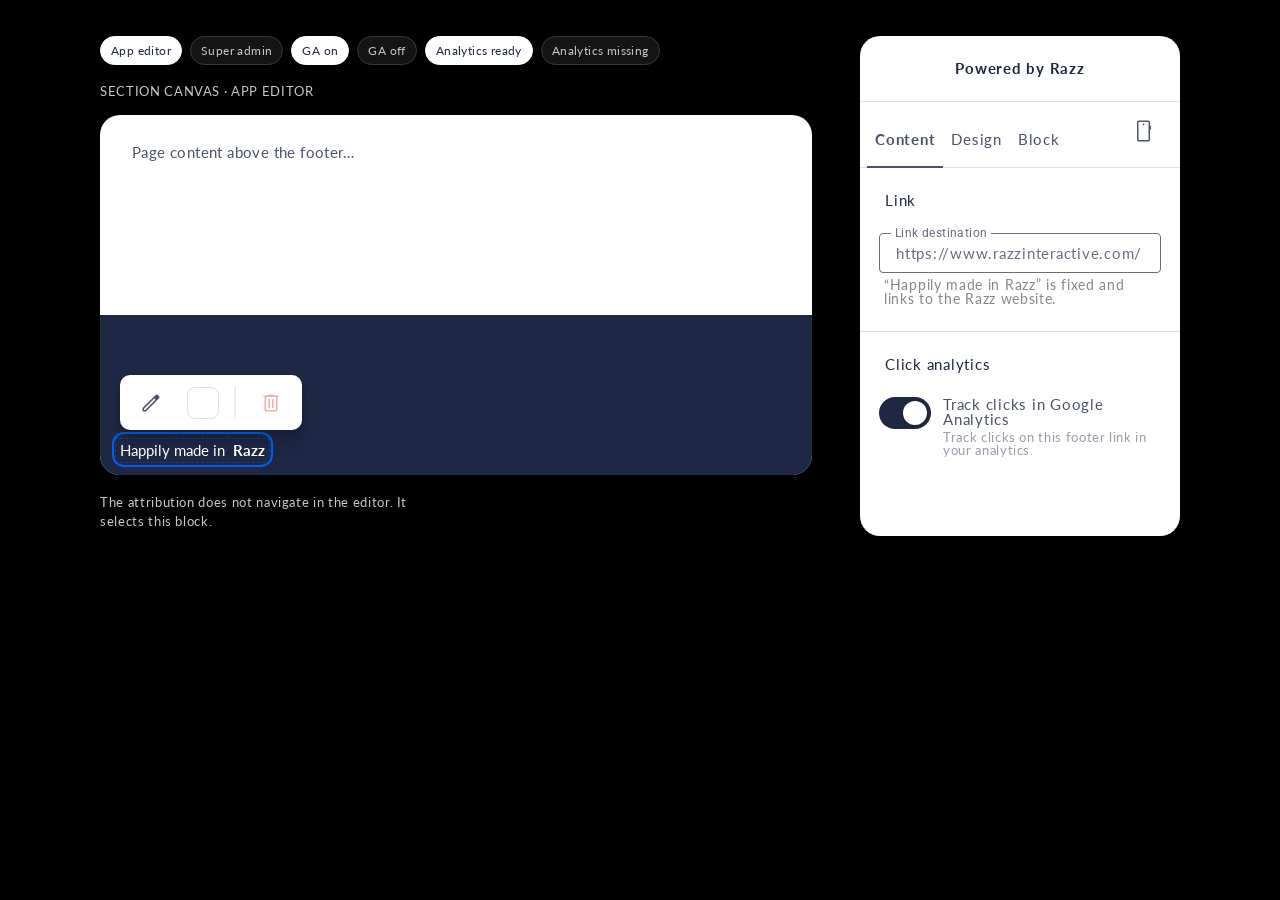
<file: demo-cursor/index.html>
<!DOCTYPE html>
<html lang="en">
  <head>
    <meta charset="UTF-8" />
    <meta name="viewport" content="width=device-width, initial-scale=1.0" />
    <title>Made by Razz — Editor</title>
    <meta
      name="description"
      content="Happily made in Razz markup settings in the Editor V2 floating panel."
    />
    <link rel="preconnect" href="https://fonts.googleapis.com" />
    <link rel="preconnect" href="https://fonts.gstatic.com" crossorigin />
    <link
      href="https://fonts.googleapis.com/css2?family=Lato:wght@400;700&family=Roboto:wght@400&display=swap"
      rel="stylesheet"
    />
    <link rel="stylesheet" href="styles.css" />
  </head>
  <body>
    <a class="skip-link" href="#floater">Skip to block settings</a>

    <main class="workspace">
      <section class="canvas" aria-label="Page canvas">
        <div class="review-bar" role="group" aria-label="Review states">
          <button type="button" class="chip active" data-role="editor">App editor</button>
          <button type="button" class="chip" data-role="super">Super admin</button>
          <button type="button" class="chip active" data-ga="on">GA on</button>
          <button type="button" class="chip" data-ga="off">GA off</button>
          <button type="button" class="chip active" data-analytics="configured">Analytics ready</button>
          <button type="button" class="chip" data-analytics="missing">Analytics missing</button>
        </div>

        <p class="canvas-kicker">Section canvas · <span id="role-pill">App editor</span></p>

        <article class="page-card">
          <div class="page-body">Page content above the footer…</div>
          <footer class="page-footer" id="footer-strip">
            <div class="block-wrap" id="block-wrap">
              <div class="quick-actions" role="toolbar" aria-label="Block quick actions">
                <button type="button" class="icon-button" id="qa-edit" aria-label="Edit">
                  <span class="icon-24" aria-hidden="true">
                    <img src="assets/icon-qa-edit.svg" alt="" width="24" height="24" />
                  </span>
                </button>
                <button type="button" class="qa-color" id="qa-color" aria-label="Quick text color">
                  <span class="qa-color-inner" id="qa-swatch"></span>
                </button>
                <span class="qa-divider" aria-hidden="true"></span>
                <button
                  type="button"
                  class="icon-button"
                  id="qa-delete"
                  disabled
                  aria-label="Delete is available to super admins only"
                >
                  <span class="icon-24" aria-hidden="true">
                    <img src="assets/icon-qa-delete.svg" alt="" width="24" height="24" />
                  </span>
                </button>
              </div>
              <a href="https://www.razzinteractive.com/" class="powered-by" id="powered-by" data-tracking="on">
                Happily made in <strong>Razz</strong>
              </a>
            </div>
          </footer>
        </article>
        <p class="canvas-hint">The attribution does not navigate in the editor. It selects this block.</p>
      </section>

      <aside class="panel" id="floater" aria-label="Block settings">
        <header class="panel-header">
          <h1>Powered by Razz</h1>
        </header>

        <div class="tabs" role="tablist" aria-orientation="horizontal" aria-label="Block settings">
          <button class="tab active" type="button" role="tab" id="tab-content" aria-selected="true" aria-controls="panel-content">
            Content
          </button>
          <button class="tab" type="button" role="tab" id="tab-design" aria-selected="false" aria-controls="panel-design">
            Design
          </button>
          <button class="tab" type="button" role="tab" id="tab-block" aria-selected="false" aria-controls="panel-block">
            Block
          </button>
          <span class="tab tab-icon" aria-hidden="true">
            <span class="icon-28">
              <img src="assets/icon-device.svg" alt="" width="28" height="28" />
            </span>
          </span>
        </div>

        <div class="tab-panels">
          <div class="tab-panel" id="panel-content" role="tabpanel" aria-labelledby="tab-content">
            <p class="section-label">Link</p>
            <label class="field">
              <span class="field-label">Link destination</span>
              <input type="text" value="https://www.razzinteractive.com/" readonly />
              <span class="field-help">“Happily made in Razz” is fixed and links to the Razz website.</span>
            </label>

            <hr class="panel-divider" />

            <p class="section-label">Click analytics</p>
            <p class="warn" id="analytics-warn" hidden>
              No Google Analytics ID or event tracking is enabled. Turn on Track Events in Analytics before clicks fire in GA4.
            </p>

            <div class="toggle-row">
              <button type="button" class="switch on" id="ga-toggle" role="switch" aria-checked="true" aria-labelledby="ga-toggle-label"></button>
              <div class="toggle-copy">
                <span id="ga-toggle-label">Track clicks in Google Analytics</span>
                <p class="hint" id="ga-hint">Track clicks on this footer link in your analytics.</p>
              </div>
            </div>
          </div>

          <div class="tab-panel" id="panel-design" role="tabpanel" aria-labelledby="tab-design" hidden>
            <p class="section-label">Text Color</p>
            <div class="color-card">
              <button class="color-trigger" type="button" aria-haspopup="listbox" aria-expanded="false" aria-label="Text color">
                <span class="swatch" id="color-swatch"></span>
                <span class="color-name" id="color-name">White</span>
                <span class="icon-button" aria-hidden="true">
                  <span class="icon-24">
                    <img src="assets/icon-chevron.svg" alt="" width="24" height="24" />
                  </span>
                </span>
              </button>
              <ul class="color-menu" id="color-menu" hidden role="listbox" aria-label="Text colors">
                <li>
                  <button type="button" data-color="Primary" data-hex="#94abf9">
                    <span class="swatch" style="background:#94abf9"></span>
                    Primary
                  </button>
                </li>
                <li>
                  <button type="button" data-color="Secondary" data-hex="#f598ff">
                    <span class="swatch" style="background:#f598ff"></span>
                    Secondary
                  </button>
                </li>
                <li>
                  <button type="button" data-color="Tertiary" data-hex="#e5e9fd">
                    <span class="swatch" style="background:#e5e9fd"></span>
                    Tertiary
                  </button>
                </li>
                <li>
                  <button type="button" data-color="White" data-hex="#ffffff" aria-selected="true">
                    <span class="swatch" style="background:#fff"></span>
                    White
                  </button>
                </li>
                <li>
                  <button type="button" data-color="Dark" data-hex="#171d3a">
                    <span class="swatch" style="background:#171d3a"></span>
                    Dark
                  </button>
                </li>
                <li>
                  <button type="button" data-color="Custom" data-hex="#d2d2d2">
                    <span class="swatch" style="background:#d2d2d2"></span>
                    Custom
                  </button>
                </li>
                <li class="color-menu-footer">
                  <button type="button" class="color-site-styles">Edit Site Styles</button>
                </li>
              </ul>
            </div>

            <hr class="panel-divider" />

            <div class="inline-field">
              <span class="inline-field-label" id="text-size-label">Text Size</span>
              <div class="combo" role="group" aria-labelledby="text-size-label">
                <input type="text" inputmode="decimal" id="font-size" value="15" aria-label="Text size" />
                <button
                  type="button"
                  class="combo-unit"
                  id="unit-trigger"
                  aria-haspopup="listbox"
                  aria-expanded="false"
                  aria-label="Text size unit"
                >
                  <span id="unit-value">px</span>
                  <span class="icon-24" aria-hidden="true">
                    <img src="assets/icon-chevron.svg" alt="" width="24" height="24" />
                  </span>
                </button>
                <ul class="field-menu combo-menu" id="unit-menu" hidden role="listbox" aria-label="Text size units">
                  <li><button type="button" role="option" data-unit="px" aria-selected="true">px</button></li>
                  <li><button type="button" role="option" data-unit="rem">rem</button></li>
                  <li><button type="button" role="option" data-unit="em">em</button></li>
                  <li><button type="button" role="option" data-unit="%">%</button></li>
                </ul>
              </div>
            </div>

            <hr class="panel-divider" />

            <p class="section-label">Text Alignment</p>
            <div class="icon-bar" id="align-source" role="group" aria-label="Text Alignment">
              <button type="button" class="active" data-align="flex-start" aria-label="Align left">
                <span class="icon-24"><img src="assets/icon-align-left.svg" alt="" width="24" height="24" /></span>
              </button>
              <button type="button" data-align="center" aria-label="Align center">
                <span class="icon-24"><img src="assets/icon-align-center.svg" alt="" width="24" height="24" /></span>
              </button>
              <button type="button" data-align="flex-end" aria-label="Align right">
                <span class="icon-24"><img src="assets/icon-align-right.svg" alt="" width="24" height="24" /></span>
              </button>
              <button type="button" data-align="stretch" aria-label="Align justify">
                <span class="icon-24"><img src="assets/icon-align-justify.svg" alt="" width="24" height="24" /></span>
              </button>
            </div>
          </div>

          <div class="tab-panel" id="panel-block" role="tabpanel" aria-labelledby="tab-block" hidden>
            <p class="section-label">Animation</p>
            <div class="field">
              <span class="field-label" id="animation-label">Behavior</span>
              <button
                type="button"
                class="field-trigger"
                id="animation-trigger"
                aria-haspopup="listbox"
                aria-expanded="false"
                aria-labelledby="animation-label animation-value"
              >
                <span id="animation-value">Slide From Bottom</span>
                <span class="icon-button" aria-hidden="true">
                  <span class="icon-24">
                    <img src="assets/icon-chevron.svg" alt="" width="24" height="24" />
                  </span>
                </span>
              </button>
              <ul class="field-menu" id="animation-menu" hidden role="listbox" aria-labelledby="animation-label">
                <li><button type="button" role="option" data-animation="" aria-selected="false">None</button></li>
                <li><button type="button" role="option" data-animation="slide-y" aria-selected="true">Slide From Bottom</button></li>
                <li><button type="button" role="option" data-animation="zoom-in" aria-selected="false">Grow</button></li>
                <li><button type="button" role="option" data-animation="zoom-out-in" aria-selected="false">Shrink</button></li>
                <li><button type="button" role="option" data-animation="zoom-in-more" aria-selected="false">Zoom In</button></li>
                <li><button type="button" role="option" data-animation="zoom-out" aria-selected="false">Zoom Out</button></li>
              </ul>
            </div>

            <hr class="panel-divider" />

            <p class="section-label">Padding</p>
            <div class="segmented has-tune" id="padding-source" role="group" aria-label="Padding">
              <button type="button" data-pad="0">—</button>
              <button type="button" class="active" data-pad="8">S</button>
              <button type="button" data-pad="16">M</button>
              <button type="button" data-pad="24">L</button>
              <button type="button" class="tune" aria-label="Custom padding">
                <span class="icon-24"><img src="assets/icon-tune.svg" alt="" width="24" height="24" /></span>
              </button>
            </div>
          </div>
        </div>
      </aside>
    </main>

    <p class="sr-only" id="live" aria-live="polite"></p>
    <script src="script.js"></script>
  </body>
</html>
</file>
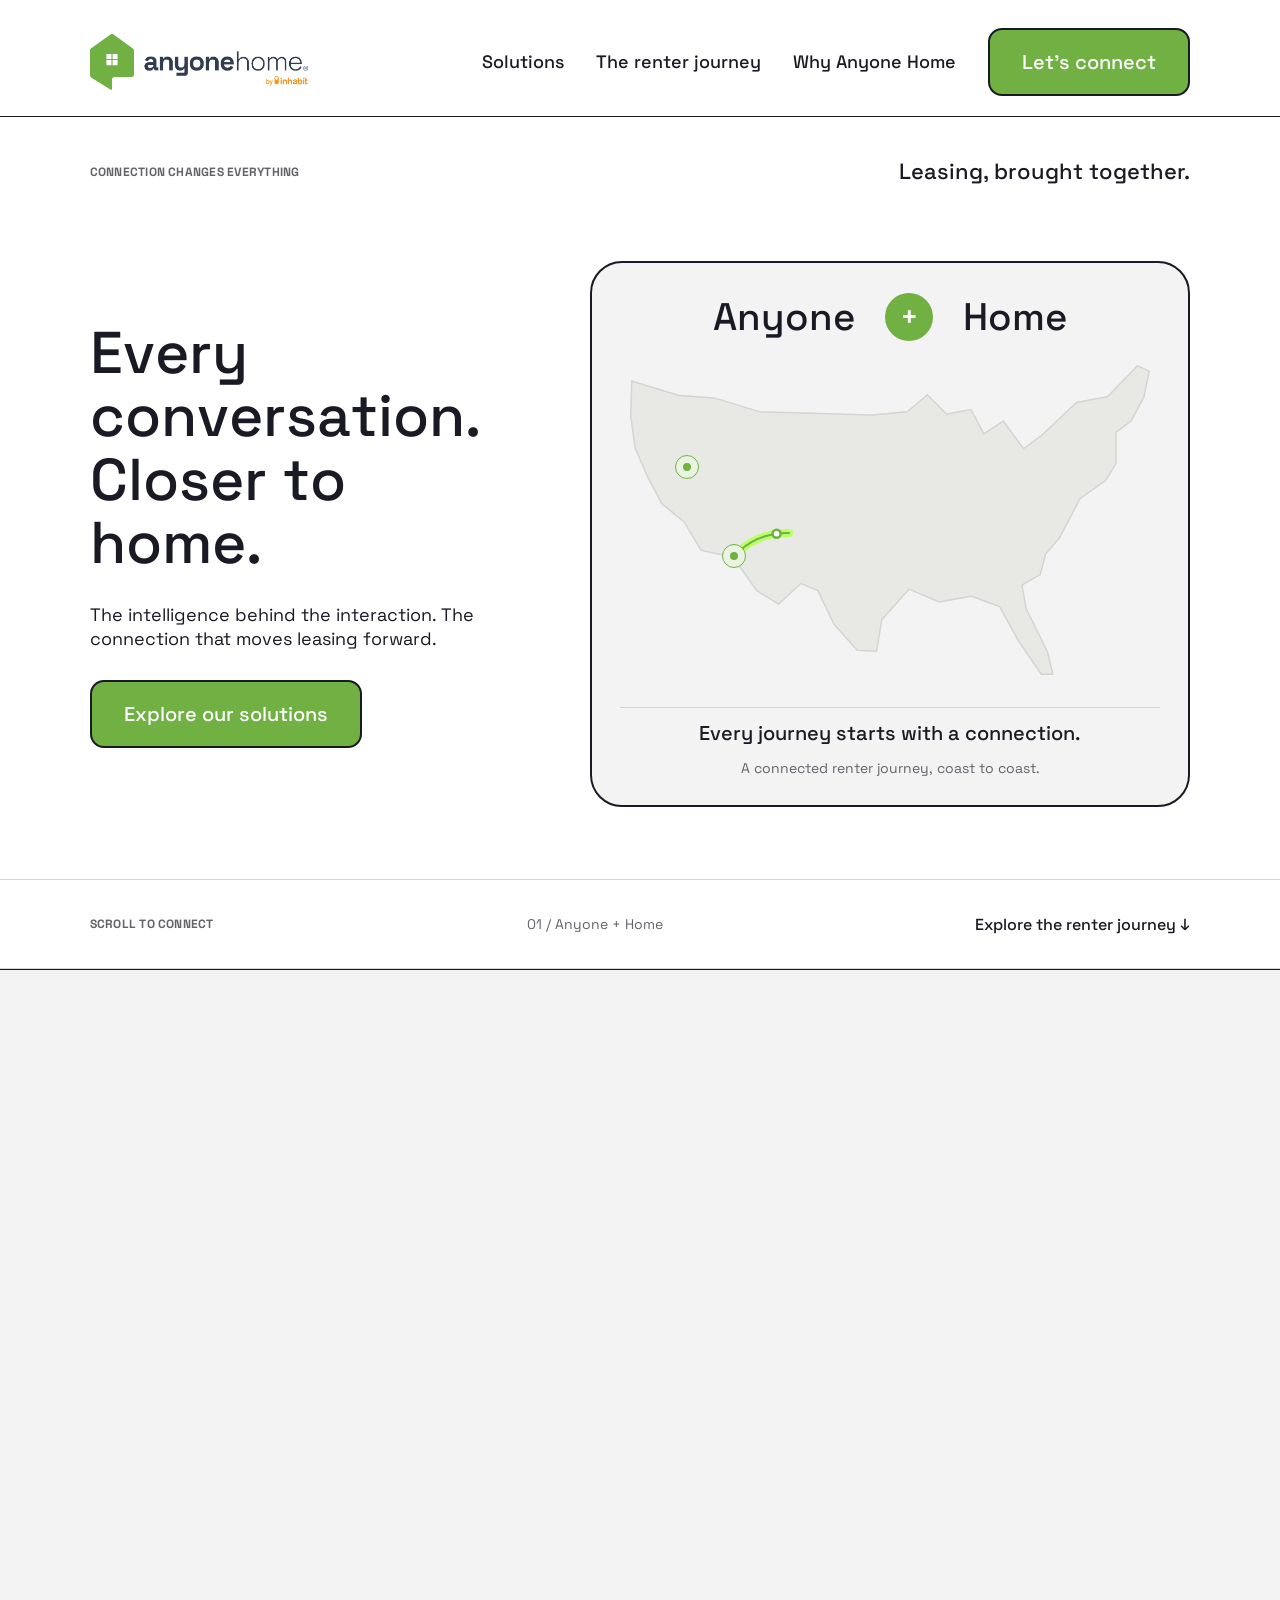
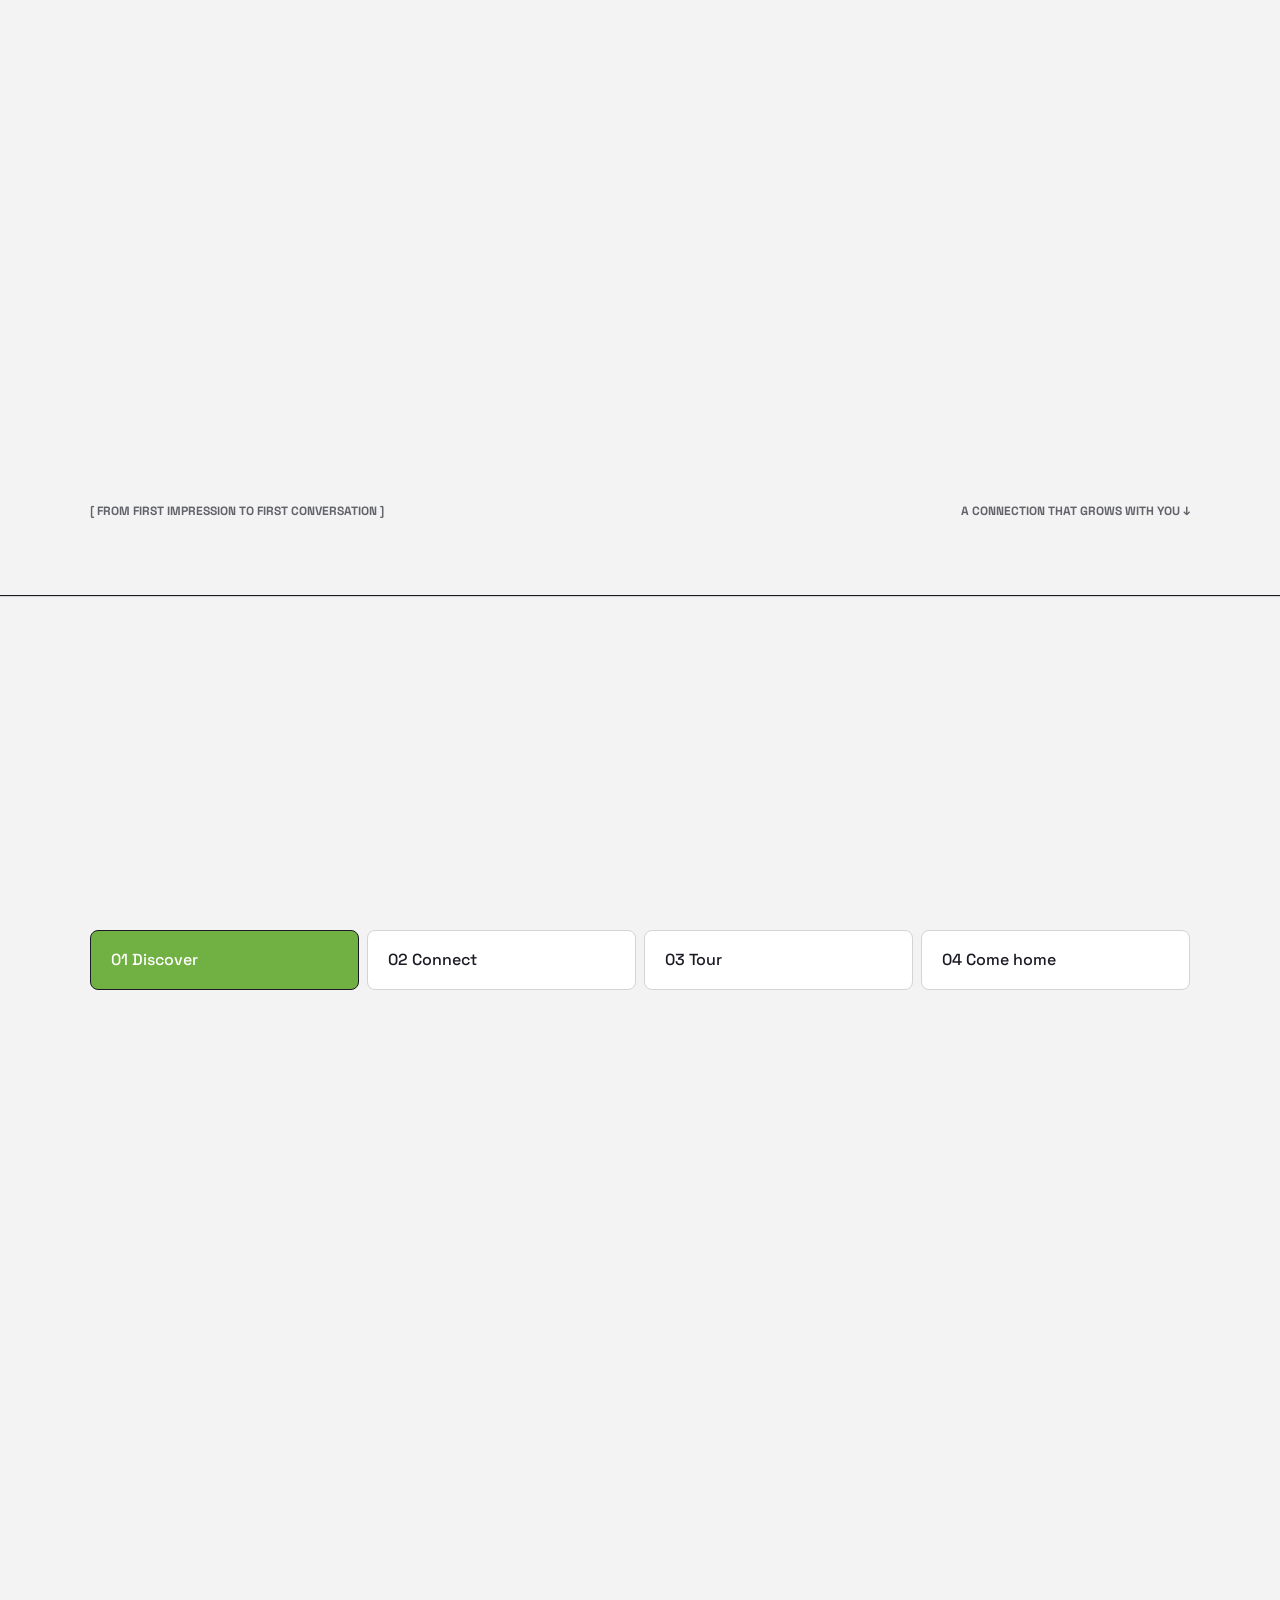
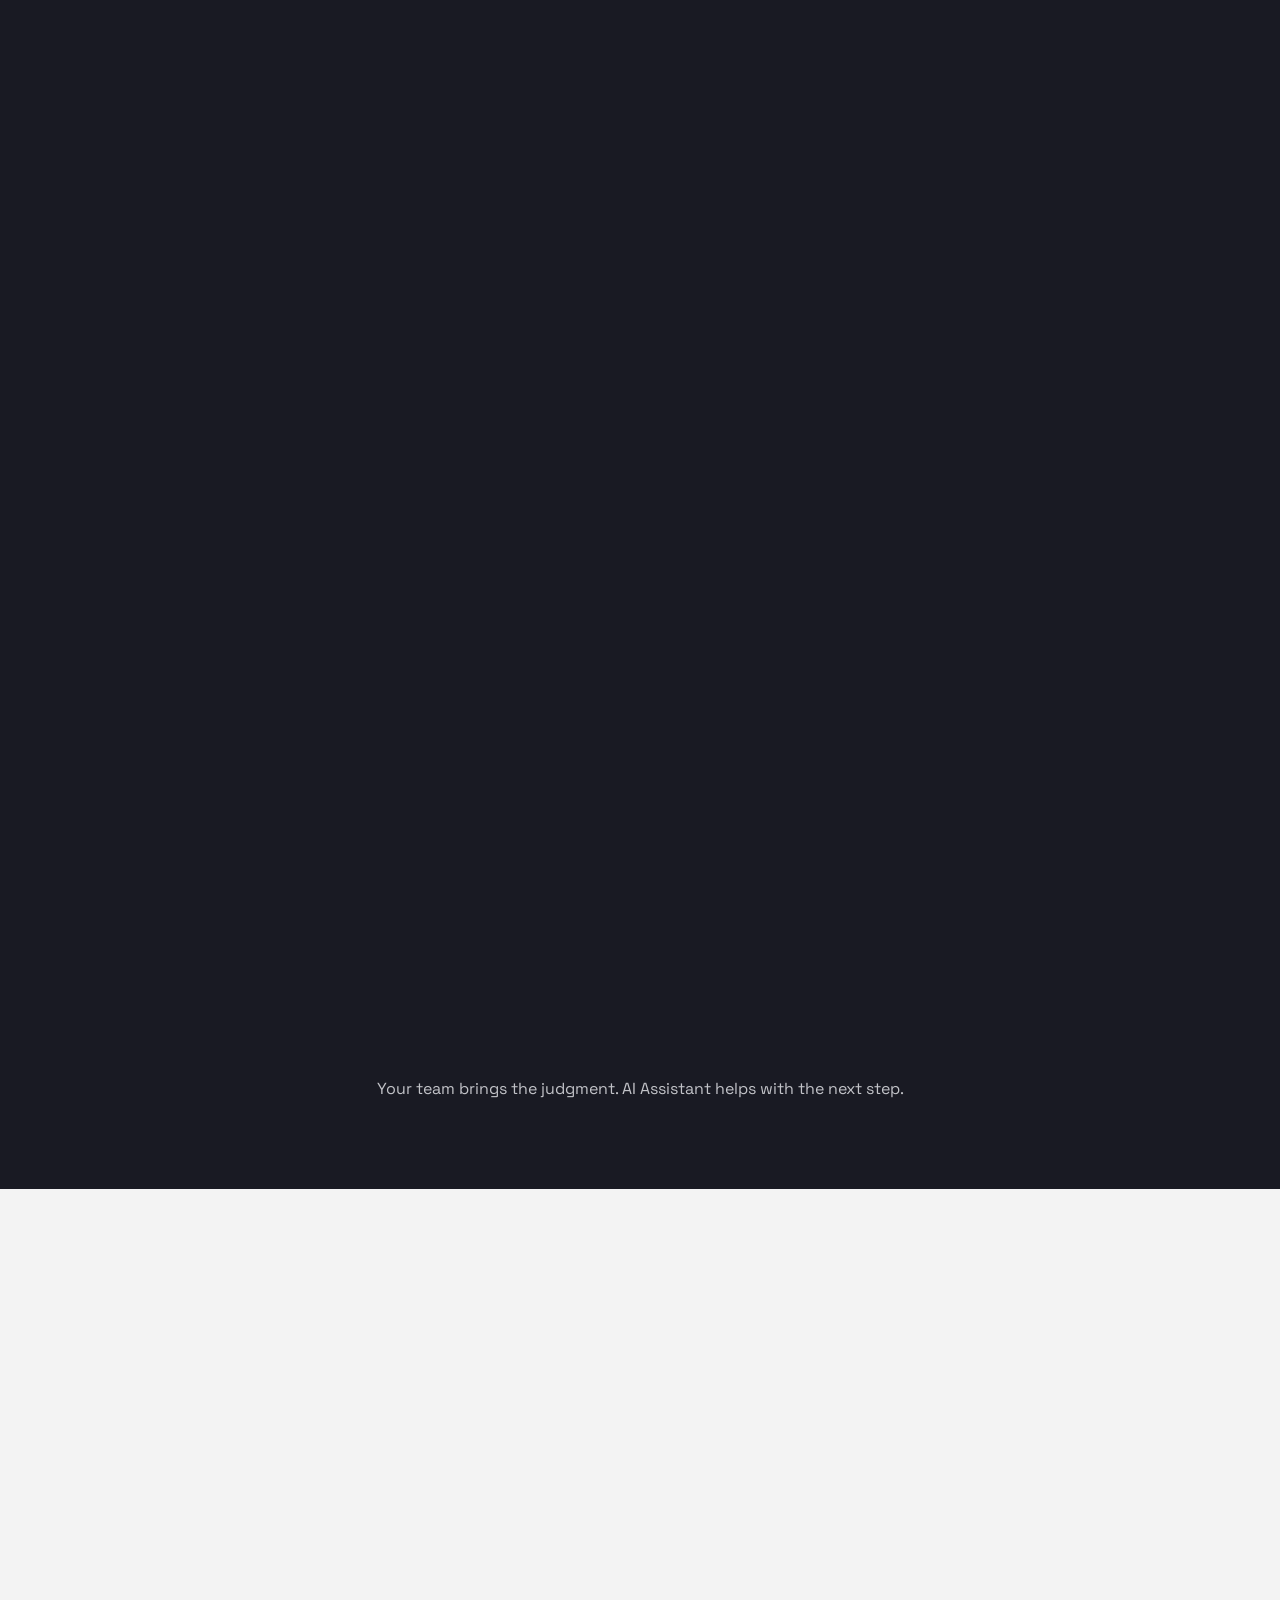
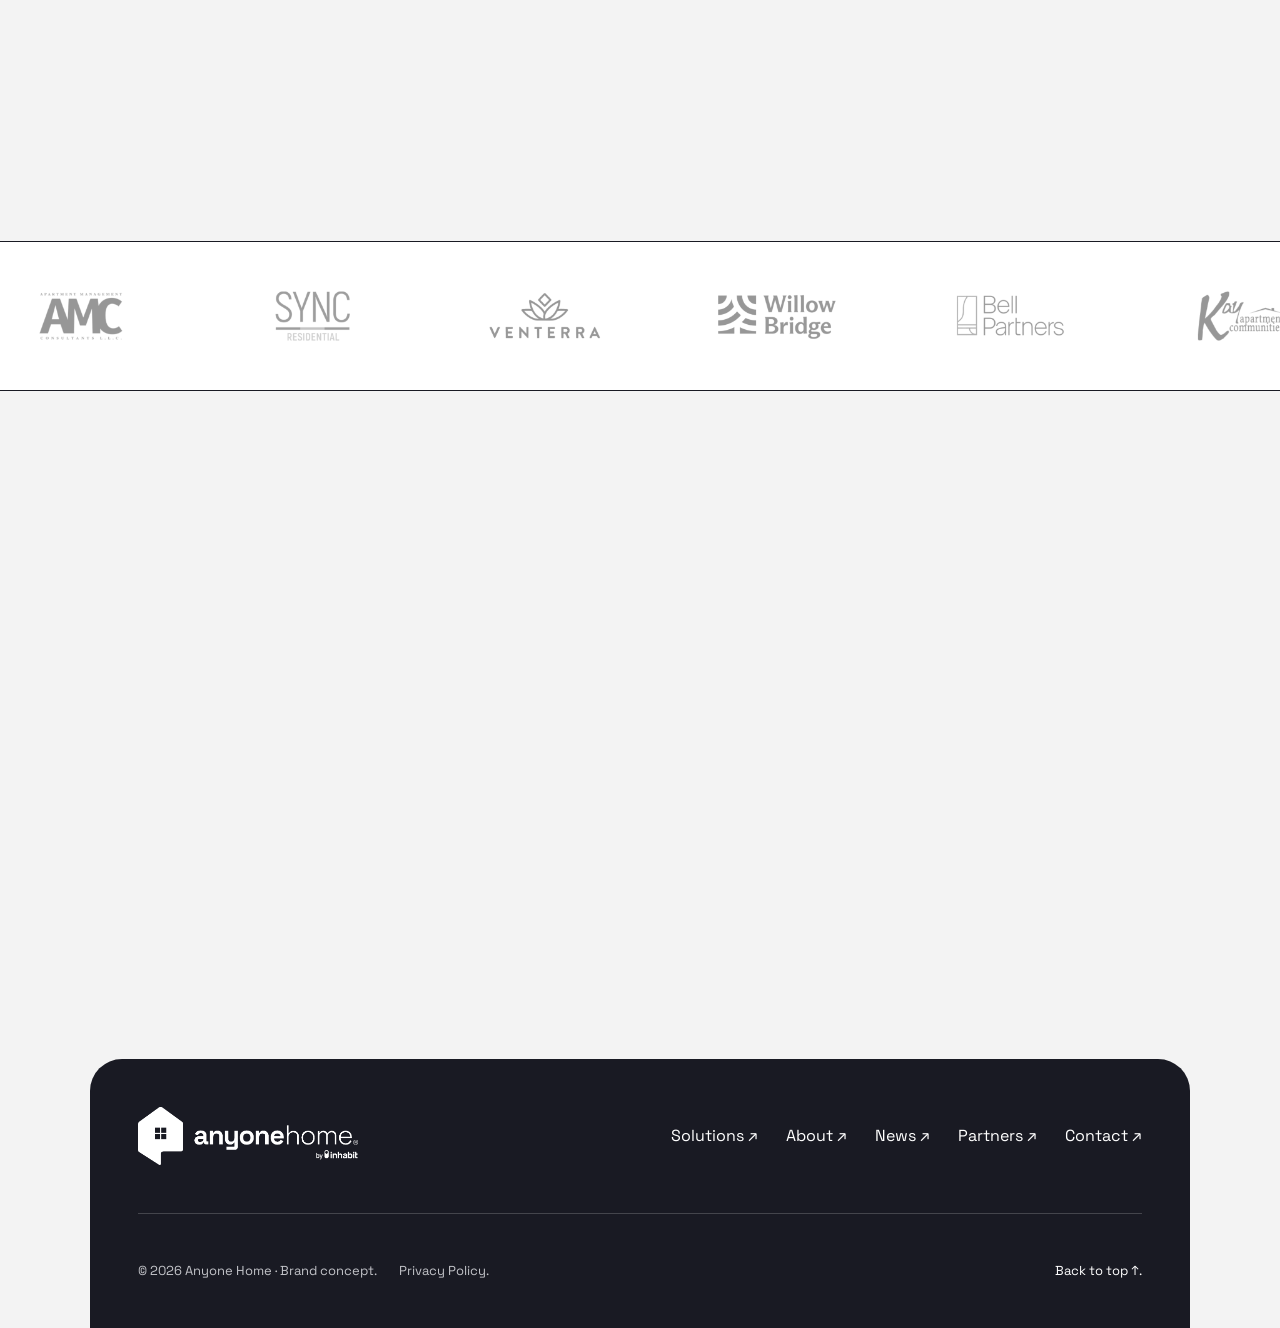
<file: anyone-home-landing.html>
<!DOCTYPE html>
<html lang="en">
  <head>
    <meta charset="UTF-8" />
    <meta name="viewport" content="width=device-width, initial-scale=1.0" />
    <title>Every conversation. Closer to home. | Anyone Home</title>
    <link rel="preconnect" href="https://fonts.googleapis.com" />
    <link rel="preconnect" href="https://fonts.gstatic.com" crossorigin />
    <link
      href="https://fonts.googleapis.com/css2?family=Space+Grotesk:wght@400;500;700&display=swap"
      rel="stylesheet"
    />
    <link rel="stylesheet" href="./anyone-home.css" />
    <link rel="stylesheet" href="./anyone-home-landing.css" />
    <script>
      if (!window.matchMedia("(prefers-reduced-motion: reduce)").matches) {
        document.documentElement.classList.add("motion");
      }
    </script>
  </head>
  <body class="page-landing">
    <header class="site-header" data-header>
      <a class="brand" href="./anyone-home-landing.html" aria-label="Anyone Home home">
        <img class="brand-mark" src="./assets/anyone-home/landing/symbol.svg" alt="" />
        <span class="brand-type">
          <img src="./assets/anyone-home/landing/wordmark.png" alt="Anyone Home" />
        </span>
      </a>
      <button class="menu-toggle" type="button" data-menu-toggle aria-expanded="false" aria-label="Open menu">
        <span></span><span></span>
      </button>
      <nav class="nav" data-nav aria-label="Primary">
        <a href="#offerings">Solutions</a>
        <a href="#journey">The renter journey</a>
        <a href="#assistant">Why Anyone Home</a>
        <button class="btn btn-green" type="button" data-open-demo>Let’s connect</button>
      </nav>
    </header>

    <main id="top">
      <section class="hero">
        <div class="hero-kicker section-head">
          <p class="eyebrow">CONNECTION CHANGES EVERYTHING</p>
          <p class="phrase">Leasing, brought together.</p>
        </div>
        <div class="hero-grid">
          <div class="hero-copy">
            <h1>
              <span class="type-line">Every conversation.</span>
              <span class="type-line">Closer to home.</span>
            </h1>
            <p>The intelligence behind the interaction. The connection that moves leasing forward.</p>
            <a class="btn btn-green" href="#offerings">Explore our solutions</a>
          </div>
          <div class="hero-visual brand-scene">
            <div class="brand-names">
              <span>Anyone</span>
              <span class="plus" aria-hidden="true">+</span>
              <span>Home</span>
            </div>
            <div class="map-stage" data-map>
              <img class="map" src="./assets/anyone-home/landing/map.svg" alt="Connected map of the United States" />
              <svg class="map-live" viewBox="0 0 540 340" aria-hidden="true">
                <path class="map-link-glow" />
                <path class="map-link" />
                <circle class="map-traveler" r="4" cx="0" cy="0" />
              </svg>
            </div>
            <hr class="divider" />
            <h2>Every journey starts with a connection.</h2>
            <p class="fine">A connected renter journey, coast to coast.</p>
          </div>
        </div>
        <div class="scroll-invite">
          <p class="eyebrow">SCROLL TO CONNECT</p>
          <p>01 / Anyone + Home</p>
          <a href="#journey">Explore the renter journey ↓</a>
        </div>
      </section>

      <section class="band" aria-labelledby="space-title">
        <div class="section-head">
          <p class="label">[ THE SPACE BETWEEN ]</p>
          <p class="aside">People. Conversations. Possibilities.</p>
        </div>
        <div class="split split-wide">
          <div>
            <h2 class="display" id="space-title">Great leasing starts with a connection.</h2>
            <p class="green-note">[ HOME + CONVERSATION + INSIGHT ]</p>
          </div>
          <p class="lede">
            A question. A conversation. A next step. Anyone Home brings those moments together, helping your team turn interest into a more connected renter experience.
          </p>
        </div>
      </section>

      <section class="band band-tight" aria-label="Community website and chatbot">
        <div class="browser">
          <div class="browser-bar">
            <img class="window-controls" src="./assets/anyone-home/landing/window-controls.svg" alt="" />
            <span>thehaven.example / apartment living.</span>
          </div>
          <div class="community-nav">
            <strong>THE HAVEN RESIDENCES.</strong>
            <ul>
              <li>Spaces</li>
              <li>Lifestyle</li>
              <li>Neighborhood</li>
              <li>Find your home ↗</li>
            </ul>
          </div>
          <div class="stage">
            <img
              class="photo-pan"
              src="./assets/anyone-home/landing/residence.jpg"
              alt="Landscaped courtyard at The Haven Residences"
            />
            <div class="community-copy">
              <p class="eyebrow">ROOM TO BE YOU.</p>
              <h3>A little closer to everything.</h3>
              <p>Thoughtfully designed spaces. A life that feels like yours.</p>
              <p class="go">Explore the residences ↗</p>
              <p class="micro">01 / A NEW WAY TO COME HOME / Illustrative community.</p>
            </div>
            <div class="chat-card">
              <div class="chat-id">
                <img class="icon-24" src="./assets/anyone-home/landing/message.svg" alt="" />
                <div>
                  <h3>Your home, a conversation away.</h3>
                  <p>Anyone Home · AI assistant.</p>
                </div>
              </div>
              <hr class="divider" />
              <div class="chat-log" data-chat-log>
                <p class="bubble bubble-user">I’m looking for a one-bedroom. Can you help?</p>
                <p class="bubble bubble-ai">Of course! Tell me a little about your move.</p>
              </div>
              <div class="composer">
                <span>Ask about your next home…</span>
                <span class="send" aria-hidden="true">↑</span>
              </div>
            </div>
          </div>
        </div>
        <div class="caption-row">
          <p>[ FROM FIRST IMPRESSION TO FIRST CONVERSATION ]</p>
          <p>A CONNECTION THAT GROWS WITH YOU ↓</p>
        </div>
      </section>

      <section class="band band-paper" id="journey" aria-labelledby="journey-title">
        <div class="section-head">
          <p class="label">01 / THE CONNECTED RENTER JOURNEY</p>
          <p class="aside">From first hello to welcome home.</p>
        </div>
        <div class="split">
          <h2 class="display" id="journey-title">
            <span class="type-line">Less distance.</span>
            <span class="type-line">more connected.</span>
          </h2>
          <p class="lede">
            Renters don’t move in a straight line. Your technology should connect every step, wherever the conversation goes next.
          </p>
        </div>
        <div class="tabs" role="tablist" aria-label="Renter journey">
          <button class="tab is-active" type="button" role="tab" aria-selected="true" data-journey="discover">01 Discover</button>
          <button class="tab" type="button" role="tab" aria-selected="false" data-journey="connect">02 Connect</button>
          <button class="tab" type="button" role="tab" aria-selected="false" data-journey="tour">03 Tour</button>
          <button class="tab" type="button" role="tab" aria-selected="false" data-journey="home">04 Come home</button>
        </div>
        <div class="journey-panel" data-journey-panel>
          <div class="moment">
            <div class="icon-tile">
              <img data-journey-icon src="./assets/anyone-home/landing/search.svg" alt="" />
            </div>
            <p class="kicker journey-copy" data-journey-kicker>THE FIRST MOMENT</p>
            <h3 class="journey-copy" data-journey-title>Be there when interest begins.</h3>
            <p class="journey-copy" data-journey-body>
              Turn a question into a conversation. Connect prospects with the information they need, while giving your team a clear view of each new opportunity.
            </p>
          </div>
          <div class="thread">
            <div class="thread-head">
              <div>
                <h3>A better-connected experience</h3>
                <p class="who">Anyone Home</p>
              </div>
              <p class="status"><img src="./assets/anyone-home/landing/status.svg" alt="" /> Connected</p>
            </div>
            <hr class="divider" />
            <p class="bubble bubble-user journey-copy" data-journey-user>I think I just found my next home.</p>
            <p class="bubble bubble-ai journey-copy" data-journey-ai>Let’s find the right fit for you. What would you like to know?</p>
            <hr class="divider" />
            <p class="note journey-copy" data-journey-note>Every interaction. One connected story. ✦</p>
          </div>
        </div>
      </section>

      <section class="band" id="offerings" aria-labelledby="offerings-title">
        <div class="section-head">
          <p class="label">[ 02 / ONE CONNECTED ECOSYSTEM ]</p>
          <p class="aside">Built around people. Powered by intelligence.</p>
        </div>
        <div class="split">
          <div>
            <p class="eyebrow">THE TECHNOLOGY BEHIND THE CONNECTION.</p>
            <h2 class="display" id="offerings-title">
              <span class="type-line">Different roles.</span>
              <span class="type-line">One journey.</span>
            </h2>
          </div>
          <div>
            <p class="lede">
              Six connected offerings. Bring your digital experience, leasing conversations, and insight together around the renter.
            </p>
            <div class="cta-row">
              <button class="btn btn-green" type="button" data-open-demo>Let’s talk about your team</button>
            </div>
          </div>
        </div>
        <div class="offering-grid">
          <article class="card offering">
            <div class="offering-top">
              <span class="num">01</span>
              <img class="offering-icon" src="./assets/anyone-home/landing/contact.svg" alt="" />
            </div>
            <h3>CRM AI</h3>
            <p class="kicker">[ RELATIONSHIPS, WITH CONTEXT ]</p>
            <p class="offering-copy">
              Bring prospects, conversations, and next steps together. Help your team keep the renter journey moving with a clearer view of each relationship.
            </p>
            <button class="text-link" type="button" data-open-demo>
              Let’s talk about CRM AI <img src="./assets/anyone-home/landing/arrow.svg" alt="" />
            </button>
          </article>
          <article class="card offering offering-paper">
            <div class="offering-top">
              <span class="num">02</span>
              <img class="offering-icon" src="./assets/anyone-home/landing/panels.svg" alt="" />
            </div>
            <h3>Marketing Websites</h3>
            <p class="kicker">[ YOUR DIGITAL FIRST IMPRESSION ]</p>
            <p class="offering-copy">
              Introduce your communities through an engaging digital experience. Help renters explore what makes a property feel like home and take their next step.
            </p>
            <button class="text-link" type="button" data-open-demo>
              Let’s talk about Marketing Websites <img src="./assets/anyone-home/landing/arrow.svg" alt="" />
            </button>
          </article>
          <article class="card offering">
            <div class="offering-top">
              <span class="num">03</span>
              <img class="offering-icon" src="./assets/anyone-home/landing/sparkles.svg" alt="" />
            </div>
            <h3>AI Leasing Assistant</h3>
            <p class="kicker">[ KEEP THE CONVERSATION MOVING ]</p>
            <p class="offering-copy">
              Bring AI assistance into leasing conversations. Help renters find answers and move toward their next step with your community.
            </p>
            <button class="text-link" type="button" data-open-demo>
              Let’s talk about AI Leasing Assistant <img src="./assets/anyone-home/landing/arrow.svg" alt="" />
            </button>
          </article>
          <article class="card offering">
            <div class="offering-top">
              <span class="num">04</span>
              <img class="offering-icon" src="./assets/anyone-home/landing/chart.svg" alt="" />
            </div>
            <h3>AI Reporting Assistant</h3>
            <p class="kicker">[ FROM INFORMATION TO UNDERSTANDING ]</p>
            <p class="offering-copy">
              Bring AI assistance into reporting. Help your team explore information and build a clearer understanding of leasing performance.
            </p>
            <button class="text-link" type="button" data-open-demo>
              Let’s talk about AI Reporting Assistant <img src="./assets/anyone-home/landing/arrow.svg" alt="" />
            </button>
          </article>
          <article class="card offering">
            <div class="offering-top">
              <span class="num">05</span>
              <img class="offering-icon" src="./assets/anyone-home/landing/headset.svg" alt="" />
            </div>
            <h3>Contact Center</h3>
            <p class="kicker">[ A HUMAN CONNECTION ]</p>
            <p class="offering-copy">
              Connect renters with the support they need. Make space for meaningful conversations while helping your onsite team stay focused.
            </p>
            <button class="text-link" type="button" data-open-demo>
              Let’s talk about Contact Center <img src="./assets/anyone-home/landing/arrow.svg" alt="" />
            </button>
          </article>
          <article class="card offering offering-paper">
            <div class="offering-top">
              <span class="num">06</span>
              <img class="offering-icon" src="./assets/anyone-home/landing/audio.svg" alt="" />
            </div>
            <h3>Leasing Call Analysis</h3>
            <p class="kicker">[ INSIGHT IN EVERY CONVERSATION ]</p>
            <p class="offering-copy">
              Look more closely at the conversations behind leasing. Help your team understand renter needs and identify opportunities to improve the experience.
            </p>
            <button class="text-link" type="button" data-open-demo>
              Let’s talk about Leasing Call Analysis <img src="./assets/anyone-home/landing/arrow.svg" alt="" />
            </button>
          </article>
        </div>
      </section>

      <section class="band band-ink" id="assistant" aria-labelledby="assistant-title">
        <div class="section-head">
          <p class="label">[ 03 / AI THAT MOVES LEASING FORWARD ]</p>
          <p class="aside">A little help. A clearer next step.</p>
        </div>
        <div class="split">
          <div>
            <p class="eyebrow">✦ YOUR AI ASSISTANT, INSIDE THE CRM.</p>
            <h2 class="display" id="assistant-title">
              <span class="type-line">Meet AI Assistant.</span>
              <span class="type-line">Make your next move.</span>
            </h2>
          </div>
          <p class="lede">
            From the first follow-up to the next conversation, AI Assistant helps your team take action inside Anyone Home CRM. Get help making calls, writing messages and emails, and choosing what to do next—with suggested next steps that keep the renter journey moving.
          </p>
        </div>
        <div class="crm">
          <div class="crm-bar">
            <div class="crm-brand">
              <img class="icon-24" src="./assets/anyone-home/landing/house.svg" alt="" />
              Anyone Home CRM
            </div>
            <p class="fine">Illustrative preview.</p>
          </div>
          <div class="crm-body">
            <div class="rail" aria-hidden="true">
              <img src="./assets/anyone-home/landing/dashboard.svg" alt="" />
              <img src="./assets/anyone-home/landing/contact-rail.svg" alt="" />
              <img src="./assets/anyone-home/landing/calendar.svg" alt="" />
              <img src="./assets/anyone-home/landing/message-square.svg" alt="" />
              <img src="./assets/anyone-home/landing/chart-rail.svg" alt="" />
            </div>
            <div class="prospect">
              <div class="avatar">AM</div>
              <h3>Alex Morgan</h3>
              <p class="who">Prospect · Tour completed.</p>
              <hr class="divider" />
              <div class="next-step">
                <img src="./assets/anyone-home/landing/calendar-check.svg" alt="" />
                <p class="eyebrow">SUGGESTED NEXT STEP</p>
                <p>Follow up after the tour.</p>
              </div>
            </div>
            <div class="workspace">
              <div class="assistant-id">
                <div>
                  <h3>AI Assistant</h3>
                  <p class="who">Your next move, together.</p>
                </div>
                <span class="badge">✦ AI assistant.</span>
              </div>
              <div class="tabs" aria-label="Assistant tools">
                <span class="tab is-active">Next steps</span>
                <span class="tab">Calls</span>
                <span class="tab">Messages</span>
                <span class="tab">Emails</span>
              </div>
              <div class="suggest">
                <p class="kicker">SUGGESTED NEXT STEP.</p>
                <h3>Follow up after the tour.</h3>
                <p>A personal check-in can help Alex share any remaining questions and decide what comes next.</p>
                <hr class="divider" />
                <p class="note">A starting point for your conversation.</p>
                <p class="draft">Hi Alex! How did you feel about the community after your visit? I’m happy to help with any questions.</p>
              </div>
            </div>
          </div>
        </div>
        <p class="crm-note">Your team brings the judgment. AI Assistant helps with the next step.</p>
      </section>

      <section class="band chat-split" id="chatbot" aria-labelledby="chatbot-title">
        <div class="chat-copy">
          <p class="label">[ ON YOUR WEBSITE, TOO ]</p>
          <h2 class="display display-md" id="chatbot-title">
            <span class="type-line">For your team, AI Assistant.</span>
            <span class="type-line">For your renters, a conversation.</span>
          </h2>
          <p>
            Our AI chatbot brings assistance to the renter-facing experience. Help prospects ask questions, explore your community, and find their next step—while AI Assistant helps your team move the conversation forward inside the CRM.
          </p>
          <a class="text-link" href="#assistant">
            Explore AI for your leasing experience <img src="./assets/anyone-home/landing/arrow.svg" alt="" />
          </a>
        </div>
        <div class="chat-panel">
          <div class="chat-id">
            <div class="bot-mark">
              <img class="icon-24" src="./assets/anyone-home/landing/message-light.svg" alt="" />
            </div>
            <div>
              <h3>Your community’s AI chatbot</h3>
              <p>Illustrative conversation.</p>
            </div>
          </div>
          <hr class="divider" />
          <p class="bubble bubble-user">Hi! I’m looking for a one-bedroom apartment.</p>
          <p class="bubble bubble-ai">Happy to help! When would you like to move in?</p>
          <hr class="divider" />
          <p class="closer">A renter-facing conversation. A better-connected journey.</p>
        </div>
      </section>
    </main>

    <div class="paper-end">
      <section class="logo-bar" aria-label="Customers">
        <div class="logo-track">
          <div class="logo-set">
            <img src="./assets/anyone-home/logo-1.png" alt="AMC Apartment Management Consultants" />
            <img src="./assets/anyone-home/logo-3.png" alt="" />
            <img src="./assets/anyone-home/logo-4.png" alt="" />
            <img src="./assets/anyone-home/logo-5.png" alt="" />
            <img src="./assets/anyone-home/logo-2.png" alt="" />
            <img src="./assets/anyone-home/logo-6.png" alt="" />
          </div>
          <div class="logo-set" aria-hidden="true">
            <img src="./assets/anyone-home/logo-1.png" alt="" />
            <img src="./assets/anyone-home/logo-3.png" alt="" />
            <img src="./assets/anyone-home/logo-4.png" alt="" />
            <img src="./assets/anyone-home/logo-5.png" alt="" />
            <img src="./assets/anyone-home/logo-2.png" alt="" />
            <img src="./assets/anyone-home/logo-6.png" alt="" />
          </div>
        </div>
      </section>
      <section class="closing" aria-labelledby="close-title">
        <img class="symbol" src="./assets/anyone-home/landing/symbol.svg" alt="" />
        <p class="eyebrow">HUMAN CONNECTION. INTELLIGENT TECHNOLOGY.</p>
        <h2 class="display" id="close-title">
          <span class="type-line">Behind every pin, there’s a person.</span>
          <span class="type-line">Behind every move, there’s a conversation.</span>
        </h2>
        <p class="lede">
          We connect the people, information, and moments that turn a place to live into a place to call home.
        </p>
      </section>
      <div class="refrain" data-refrain>
        <span>People.</span>
        <span>Conversations.</span>
        <span class="home">Home.</span>
      </div>
      <footer class="landing-footer">
        <div class="footer-nav">
          <img class="footer-logo" src="./assets/anyone-home/landing/wordmark-footer.png" alt="Anyone Home" />
          <nav aria-label="Footer">
            <a href="#offerings">Solutions ↗</a>
            <a href="#about" data-legal="About">About ↗</a>
            <a href="#news" data-legal="News">News ↗</a>
            <a href="#partners" data-legal="Partners">Partners ↗</a>
            <button type="button" data-open-demo>Contact ↗</button>
          </nav>
        </div>
        <div class="footer-rule"></div>
        <div class="footer-legal">
          <div class="legal-start">
            <span>© 2026 Anyone Home · Brand concept.</span>
            <a href="#privacy" data-legal="Privacy Policy">Privacy Policy.</a>
          </div>
          <a class="top" href="#top">Back to top ↑.</a>
        </div>
      </footer>
    </div>

    <div class="modal" data-demo hidden>
      <div class="modal-backdrop" data-close-demo></div>
      <div class="modal-card" role="dialog" aria-modal="true" aria-labelledby="demo-title">
        <button class="modal-close" type="button" data-close-demo aria-label="Close">×</button>
        <h2 id="demo-title">Let’s connect</h2>
        <p>Tell us about your portfolio and we’ll book a walkthrough of Anyone Home.</p>
        <form data-demo-form>
          <label>First name<input name="first" required /></label>
          <label>Last name<input name="last" required /></label>
          <label>Work email<input type="email" name="email" required /></label>
          <label>Company<input name="company" required /></label>
          <label class="full">Number of properties<input name="properties" /></label>
          <button class="btn btn-green full" type="submit">Book Your Demo</button>
        </form>
      </div>
    </div>

    <div class="toast" data-toast hidden></div>
    <script src="./anyone-home.js"></script>
    <script>
      (function () {
        const header = document.querySelector("[data-header]");
        const nav = document.querySelector("[data-nav]");
        if (header) {
          let last = window.scrollY;
          let frame = 0;
          const onScroll = () => {
            if (frame) return;
            frame = requestAnimationFrame(() => {
              const y = window.scrollY;
              const menuOpen = nav && nav.classList.contains("is-open");
              const delta = y - last;
              if (y < 12 || menuOpen) header.classList.remove("is-hidden");
              else if (delta > 6) header.classList.add("is-hidden");
              else if (delta < -6) header.classList.remove("is-hidden");
              last = y;
              frame = 0;
            });
          };
          window.addEventListener("scroll", onScroll, { passive: true });
        }

        const journeys = {
          discover: {
            icon: "./assets/anyone-home/landing/search.svg",
            kicker: "THE FIRST MOMENT",
            title: "Be there when interest begins.",
            body: "Turn a question into a conversation. Connect prospects with the information they need, while giving your team a clear view of each new opportunity.",
            user: "I think I just found my next home.",
            ai: "Let’s find the right fit for you. What would you like to know?",
            note: "Every interaction. One connected story. ✦",
          },
          connect: {
            icon: "./assets/anyone-home/landing/message.svg",
            kicker: "THE CONVERSATION",
            title: "Stay with them after the first hello.",
            body: "Keep pricing, availability, and the feel of the community in the same thread. The Haven’s spaces, lifestyle, and neighborhood stay one conversation away.",
            user: "What’s it like to live at The Haven?",
            ai: "Thoughtfully designed spaces around a landscaped courtyard, and a life that feels like yours. What matters most to you?",
            note: "One conversation. Every next step. ✦",
          },
          tour: {
            icon: "./assets/anyone-home/landing/calendar-check.svg",
            kicker: "THE VISIT",
            title: "Turn interest into a tour.",
            body: "Help renters choose a time and arrive ready. Your team sees the visit on the same story that started with the first question.",
            user: "Can I see a one-bedroom this week?",
            ai: "Yes. I can hold a tour of a one-bedroom at The Haven. Which day works best?",
            note: "From the first question to the visit. ✦",
          },
          home: {
            icon: "./assets/anyone-home/landing/house.svg",
            kicker: "WELCOME HOME",
            title: "Carry the conversation all the way home.",
            body: "The same thread follows them through the decision. The people, the place, and the next step stay together.",
            user: "I think this is the one.",
            ai: "Wonderful. I’ll help you take the next step toward calling The Haven home.",
            note: "Every step. Still one connected story. ✦",
          },
        };

        const panel = document.querySelector("[data-journey-panel]");
        const tabs = [...document.querySelectorAll("[data-journey]")];
        if (panel && tabs.length) {
          const fields = {
            kicker: panel.querySelector("[data-journey-kicker]"),
            title: panel.querySelector("[data-journey-title]"),
            body: panel.querySelector("[data-journey-body]"),
            user: panel.querySelector("[data-journey-user]"),
            ai: panel.querySelector("[data-journey-ai]"),
            note: panel.querySelector("[data-journey-note]"),
            icon: panel.querySelector("[data-journey-icon]"),
          };
          let current = "discover";
          const show = (key) => {
            if (!journeys[key] || key === current) return;
            current = key;
            tabs.forEach((tab) => {
              const on = tab.dataset.journey === key;
              tab.classList.toggle("is-active", on);
              tab.setAttribute("aria-selected", String(on));
            });
            panel.classList.add("is-fading");
            window.setTimeout(() => {
              const next = journeys[key];
              fields.kicker.textContent = next.kicker;
              fields.title.textContent = next.title;
              fields.body.textContent = next.body;
              fields.user.textContent = next.user;
              fields.ai.textContent = next.ai;
              fields.note.textContent = next.note;
              fields.icon.src = next.icon;
              panel.classList.remove("is-fading");
            }, 180);
          };
          tabs.forEach((tab) => {
            tab.addEventListener("pointerenter", (event) => {
              if (event.pointerType === "touch") return;
              show(tab.dataset.journey);
            });
            tab.addEventListener("focus", () => show(tab.dataset.journey));
            tab.addEventListener("click", () => show(tab.dataset.journey));
          });
        }

        const log = document.querySelector("[data-chat-log]");
        const reduce = window.matchMedia("(prefers-reduced-motion: reduce)").matches;
        if (!log || reduce) return;
        const opening = [
          { role: "user", text: "I’m looking for a one-bedroom. Can you help?" },
          { role: "ai", text: "Of course! Tell me a little about your move." },
        ];
        const follow = [
          { role: "user", text: "Is there outdoor space? I’d love a place with room to be myself." },
          {
            role: "ai",
            text: "Yes. The Haven’s one-bedrooms sit around a landscaped courtyard. Thoughtfully designed spaces, and a life that feels like yours.",
          },
          { role: "user", text: "Can you tell me about the neighborhood?" },
          {
            role: "ai",
            text: "It’s a little closer to everything. I can walk you through the lifestyle and neighborhood, or help you find a one-bedroom.",
          },
        ];
        const wait = (ms) => new Promise((resolve) => window.setTimeout(resolve, ms));
        const bubble = (line) => {
          const el = document.createElement("p");
          el.className = `bubble bubble-${line.role}`;
          el.textContent = line.text;
          return el;
        };
        const pin = () => {
          log.scrollTo({ top: log.scrollHeight, behavior: "smooth" });
        };
        const restore = () => {
          log.replaceChildren(...opening.map(bubble));
          log.scrollTop = 0;
        };
        const lockLog = async () => {
          if (document.fonts && document.fonts.ready) await document.fonts.ready;
          if (!log.style.height) log.style.height = `${log.scrollHeight}px`;
        };

        let playing = false;
        let visible = false;
        async function play() {
          await lockLog();
          while (playing) {
            if (!visible || document.hidden) {
              await wait(400);
              continue;
            }
            restore();
            await wait(1100);
            for (const line of follow) {
              if (!visible || document.hidden) break;
              if (line.role === "ai") {
                const typing = bubble({ role: "ai", text: "···" });
                typing.classList.add("is-typing");
                log.appendChild(typing);
                pin();
                await wait(420);
                typing.remove();
              }
              log.appendChild(bubble(line));
              pin();
              await wait(1150);
            }
            await wait(1600);
          }
        }
        new IntersectionObserver(
          ([entry]) => {
            visible = entry.isIntersecting;
            if (visible && !playing) {
              playing = true;
              play();
            }
          },
          { threshold: 0.4 }
        ).observe(log);
      })();
    </script>
    <script>
      (function () {
        const refrain = document.querySelector("[data-refrain]");
        if (!refrain || window.matchMedia("(prefers-reduced-motion: reduce)").matches) return;
        const lines = [
          ["People.", "Renters.", "Teams.", "Prospects."],
          ["Conversations.", "Questions.", "Moments.", "Connections."],
          ["Home.", "Community.", "Place.", "Journey."],
        ];
        const slots = [...refrain.children];
        const wait = (ms) => new Promise((resolve) => window.setTimeout(resolve, ms));
        let visible = true;
        const cycle = async (slot, words, index) => {
          let current = 0;
          await wait(900 + index * 480);
          while (true) {
            if (!visible || document.hidden) {
              await wait(400);
              continue;
            }
            slot.classList.add("is-leaving");
            await wait(450);
            current = (current + 1) % words.length;
            slot.textContent = words[current];
            slot.classList.remove("is-leaving");
            await wait(1400);
          }
        };
        new IntersectionObserver(
          ([entry]) => {
            visible = entry.isIntersecting;
          },
          { threshold: 0.35 }
        ).observe(refrain);
        slots.forEach((slot, index) => cycle(slot, lines[index], index));
      })();
    </script>
    <script>
      (function () {
        const stage = document.querySelector("[data-map]");
        if (!stage) return;
        const svg = stage.querySelector(".map-live");
        const reduce = window.matchMedia("(prefers-reduced-motion: reduce)").matches;
        const points = [
          [67, 112],
          [114, 201],
          [169, 178],
          [259, 110],
          [284, 246],
          [360, 149],
          [410, 248],
          [454, 122],
          [501, 75],
        ];
        const routes = [
          [0, 1],
          [1, 2],
          [2, 3],
          [3, 5],
          [5, 7],
          [7, 8],
          [3, 4],
          [4, 6],
          [6, 5],
          [2, 4],
          [0, 3],
          [4, 7],
          [1, 4],
          [5, 8],
          [6, 8],
          [2, 5],
        ];
        const ns = "http://www.w3.org/2000/svg";
        const nodes = points.map(([x, y]) => {
          const node = document.createElementNS(ns, "g");
          node.setAttribute("class", "map-node");
          node.setAttribute("transform", `translate(${x} ${y})`);
          const ring = document.createElementNS(ns, "circle");
          ring.setAttribute("class", "ring");
          ring.setAttribute("r", "12");
          const pin = document.createElementNS(ns, "g");
          pin.setAttribute("class", "map-pin");
          const halo = document.createElementNS(ns, "circle");
          halo.setAttribute("class", "halo");
          halo.setAttribute("r", "11.5");
          const dot = document.createElementNS(ns, "circle");
          dot.setAttribute("class", "dot");
          dot.setAttribute("r", "4");
          pin.append(halo, dot);
          node.append(ring, pin);
          svg.appendChild(node);
          return node;
        });

        if (reduce) {
          nodes.forEach((node) => node.classList.add("is-on"));
          return;
        }

        const glow = svg.querySelector(".map-link-glow");
        const link = svg.querySelector(".map-link");
        const traveler = svg.querySelector(".map-traveler");
        const lit = [];
        const wait = (ms) => new Promise((resolve) => window.setTimeout(resolve, ms));

        function pop(index) {
          const node = nodes[index];
          const at = lit.indexOf(index);
          if (at !== -1) lit.splice(at, 1);
          lit.push(index);
          node.classList.add("is-on");
          node.classList.remove("is-pop");
          void node.getBoundingClientRect();
          node.classList.add("is-pop");
        }

        function retire(keep) {
          const hold = new Set(keep);
          while (lit.length > 4) {
            const oldest = lit.find((id) => !hold.has(id));
            if (oldest == null) break;
            lit.splice(lit.indexOf(oldest), 1);
            nodes[oldest].classList.remove("is-on", "is-pop");
          }
        }

        function pathFor(a, b, bend) {
          const [x1, y1] = points[a];
          const [x2, y2] = points[b];
          const dx = x2 - x1;
          const dy = y2 - y1;
          const len = Math.hypot(dx, dy) || 1;
          const bow = Math.min(42, len * 0.22) * bend;
          const cx = (x1 + x2) / 2 + (-dy / len) * bow;
          const cy = (y1 + y2) / 2 + (dx / len) * bow;
          return { d: `M ${x1} ${y1} Q ${cx} ${cy} ${x2} ${y2}`, x1, y1, x2, y2, cx, cy };
        }

        function pointOn(t, x1, y1, cx, cy, x2, y2) {
          const u = 1 - t;
          return [u * u * x1 + 2 * u * t * cx + t * t * x2, u * u * y1 + 2 * u * t * cy + t * t * y2];
        }

        function prep(pathEl, d) {
          pathEl.setAttribute("d", d);
          const length = pathEl.getTotalLength();
          pathEl.style.transition = "none";
          pathEl.style.strokeDasharray = String(length);
          pathEl.style.strokeDashoffset = String(length);
          pathEl.style.opacity = "1";
        }

        function draw(a, b, bend) {
          const spec = pathFor(a, b, bend);
          prep(glow, spec.d);
          prep(link, spec.d);
          traveler.style.opacity = "0";
          const duration = 620;
          return new Promise((resolve) => {
            requestAnimationFrame(() => {
              requestAnimationFrame(() => {
                const easeName = `stroke-dashoffset ${duration}ms cubic-bezier(0.22, 1, 0.36, 1)`;
                glow.style.transition = easeName;
                link.style.transition = easeName;
                glow.style.strokeDashoffset = "0";
                link.style.strokeDashoffset = "0";
                const start = performance.now();
                const tick = (now) => {
                  const t = Math.min(1, (now - start) / duration);
                  const ease = 1 - Math.pow(1 - t, 3);
                  const [x, y] = pointOn(ease, spec.x1, spec.y1, spec.cx, spec.cy, spec.x2, spec.y2);
                  traveler.setAttribute("cx", x);
                  traveler.setAttribute("cy", y);
                  traveler.style.opacity = t > 0.04 && t < 0.97 ? "1" : "0";
                  if (t < 1) requestAnimationFrame(tick);
                  else resolve();
                };
                requestAnimationFrame(tick);
              });
            });
          });
        }

        function fadeLink() {
          glow.style.transition = "opacity 0.24s ease";
          link.style.transition = "opacity 0.24s ease";
          glow.style.opacity = "0";
          link.style.opacity = "0";
          traveler.style.opacity = "0";
          return wait(260);
        }

        let playing = false;
        let visible = false;

        async function loop() {
          let step = 0;
          while (playing) {
            if (!visible || document.hidden) {
              await wait(320);
              continue;
            }
            const [a, b] = routes[step % routes.length];
            pop(a);
            const arrive = wait(400).then(() => {
              if (playing) pop(b);
            });
            await draw(a, b, step % 2 === 0 ? 1 : -1);
            await arrive;
            await wait(160);
            await fadeLink();
            retire([a, b]);
            await wait(140);
            step += 1;
          }
        }

        function kick() {
          if (playing || document.hidden) return;
          playing = true;
          loop();
        }

        new IntersectionObserver(
          ([entry]) => {
            visible = entry.isIntersecting;
            if (visible) kick();
          },
          { threshold: 0.35 }
        ).observe(stage);

        document.addEventListener("visibilitychange", () => {
          if (!document.hidden && visible) kick();
        });
      })();
    </script>
  </body>
</html>
</file>
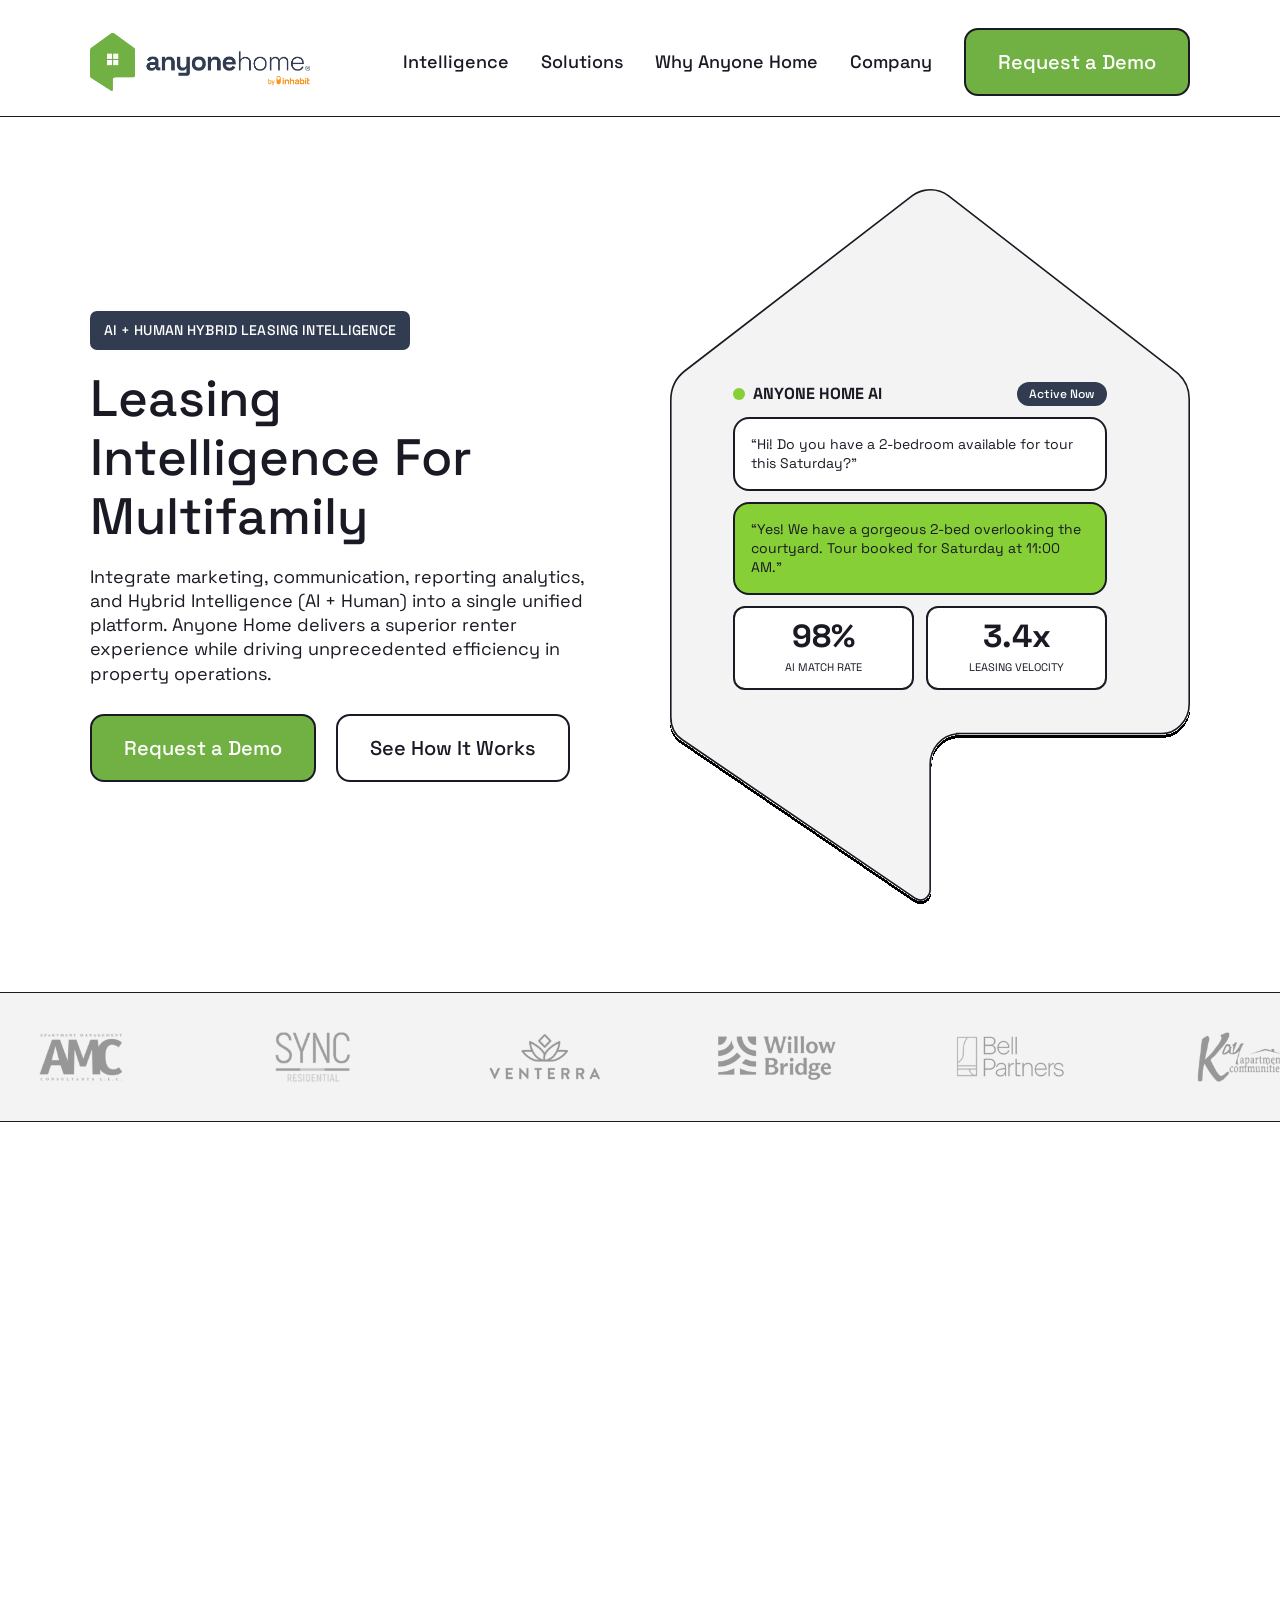
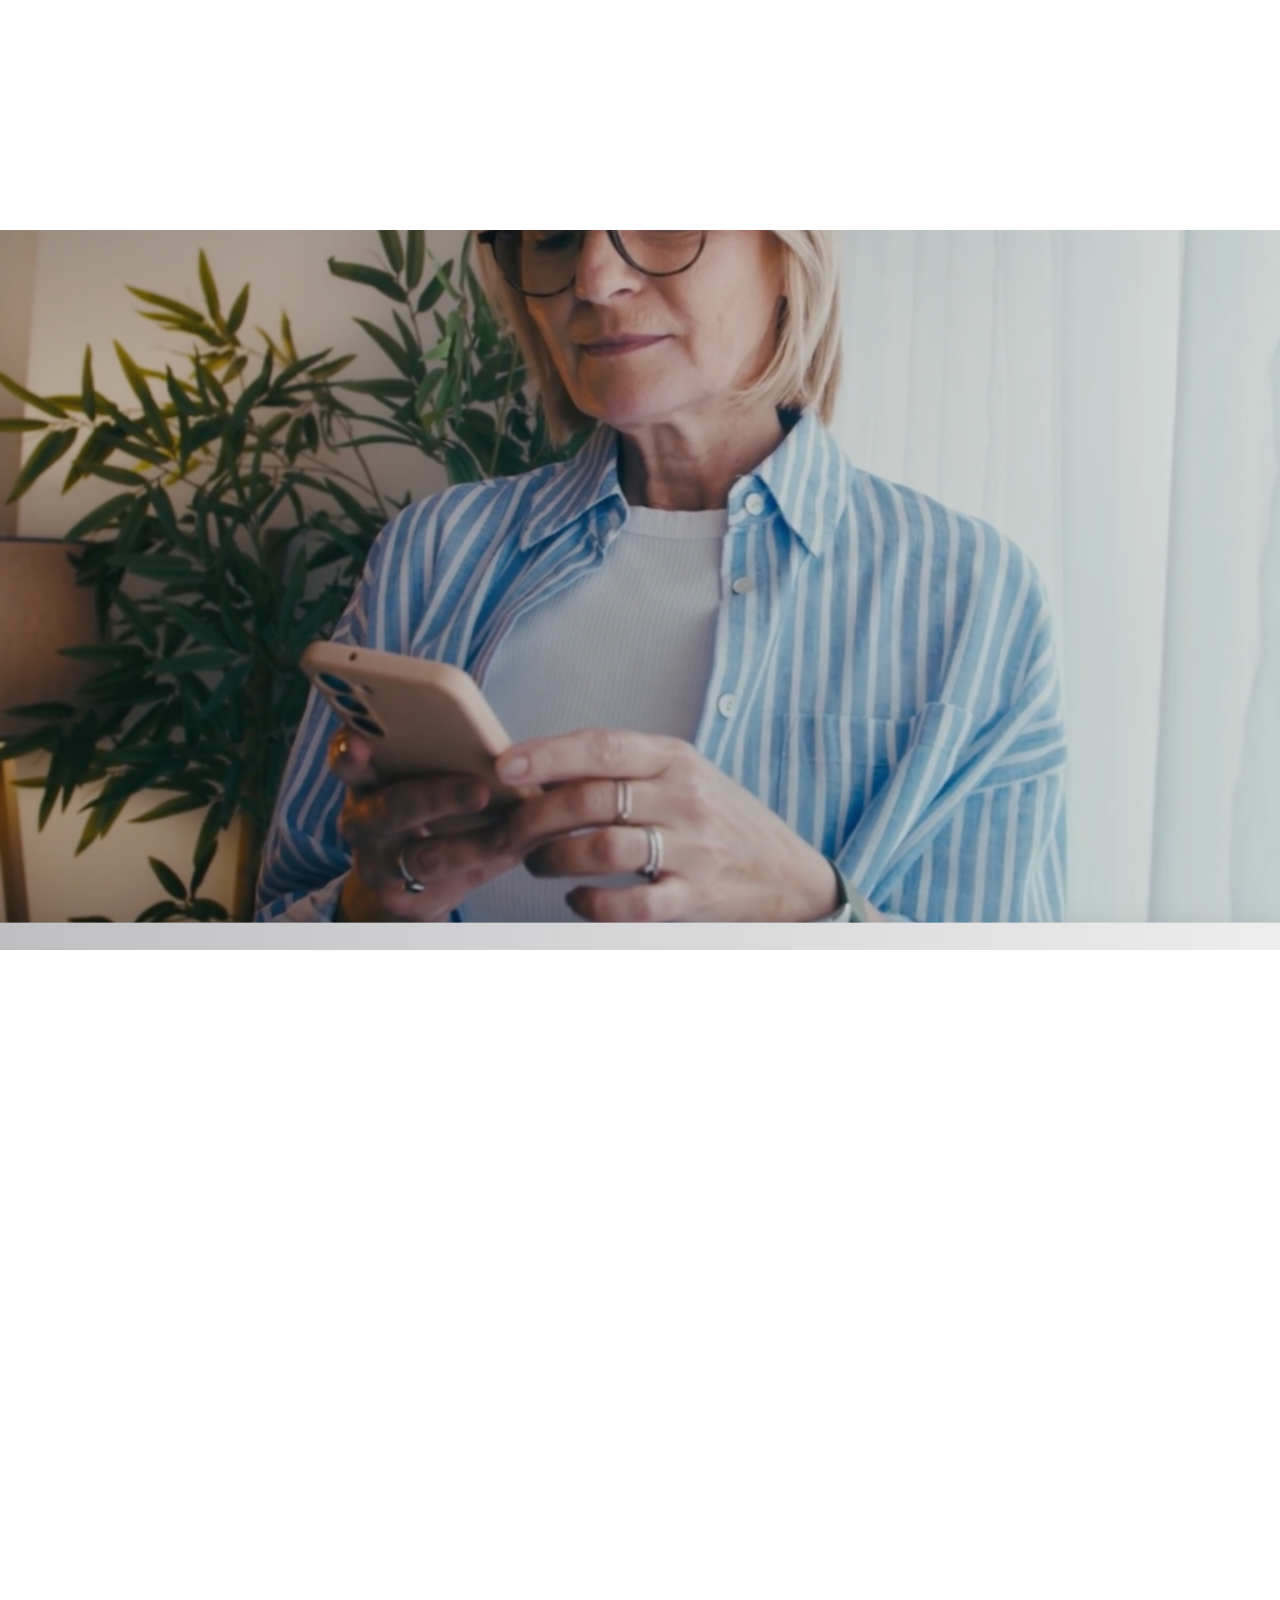
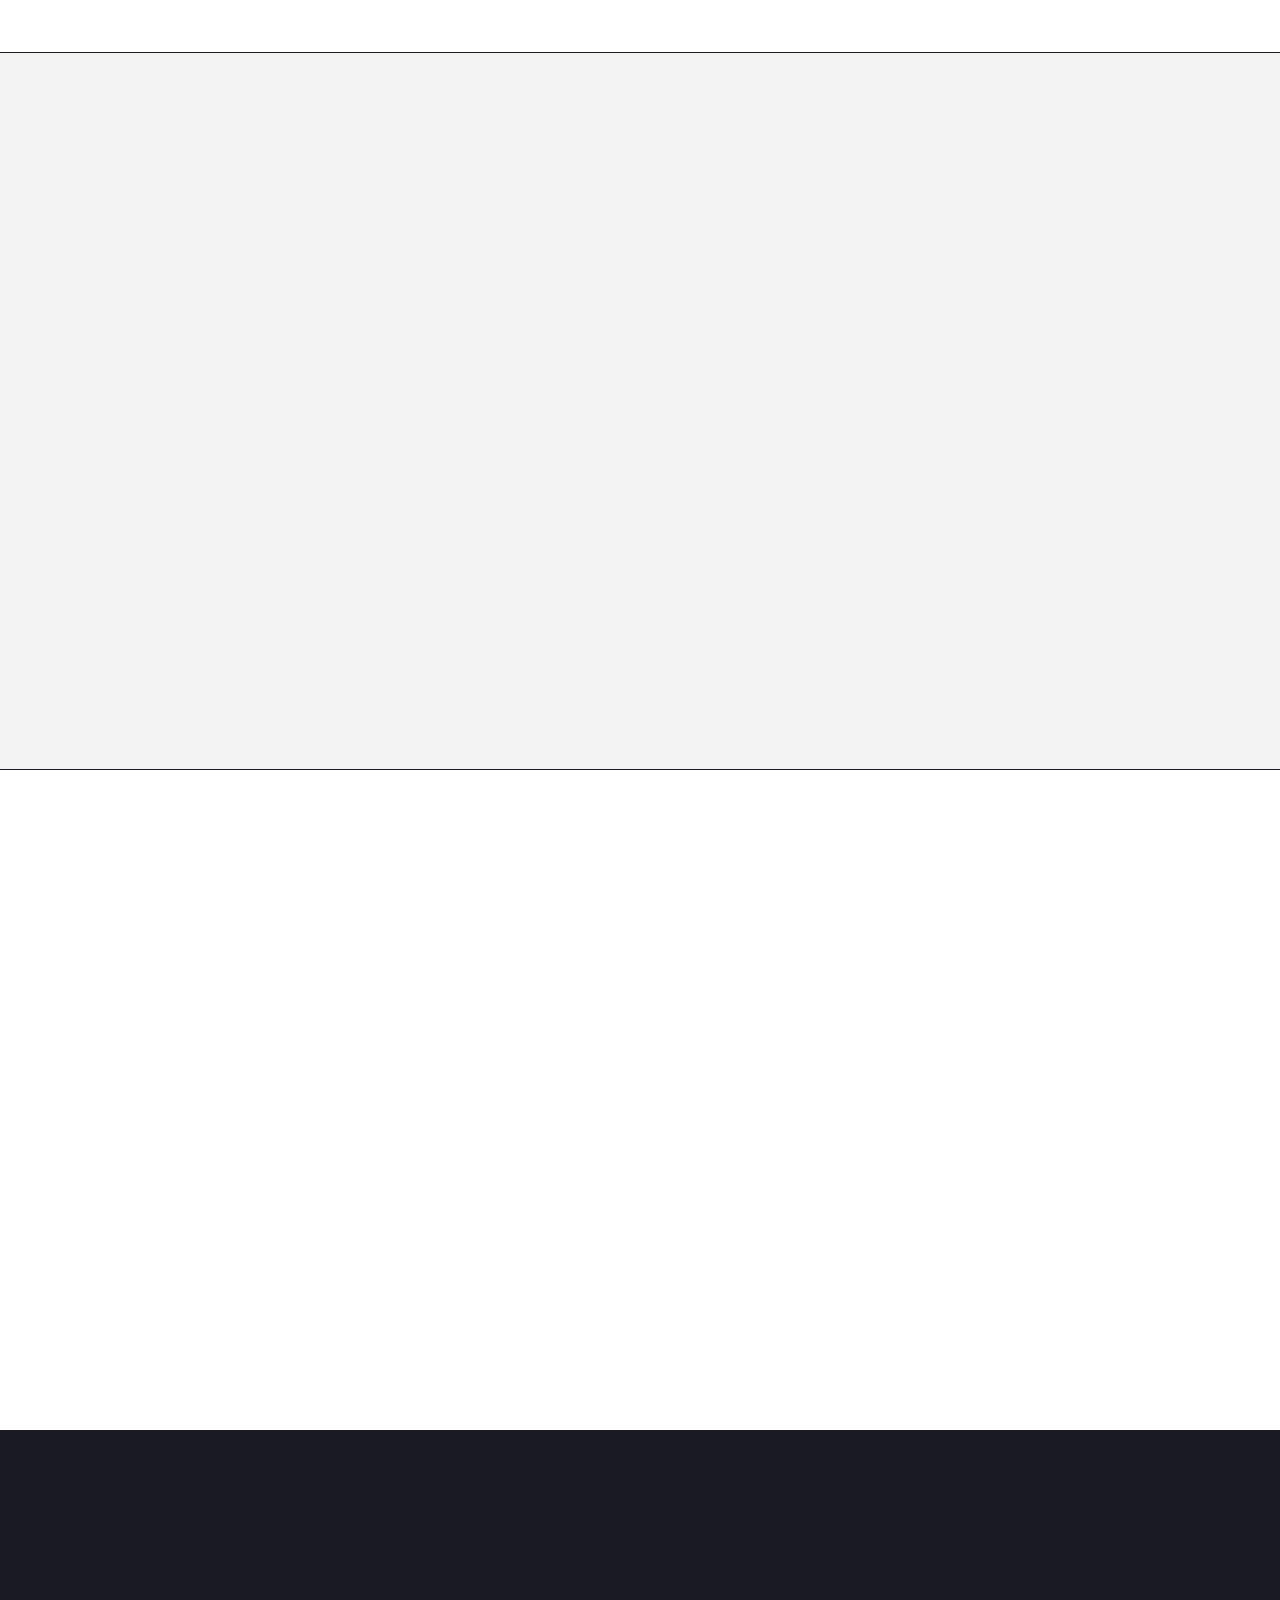
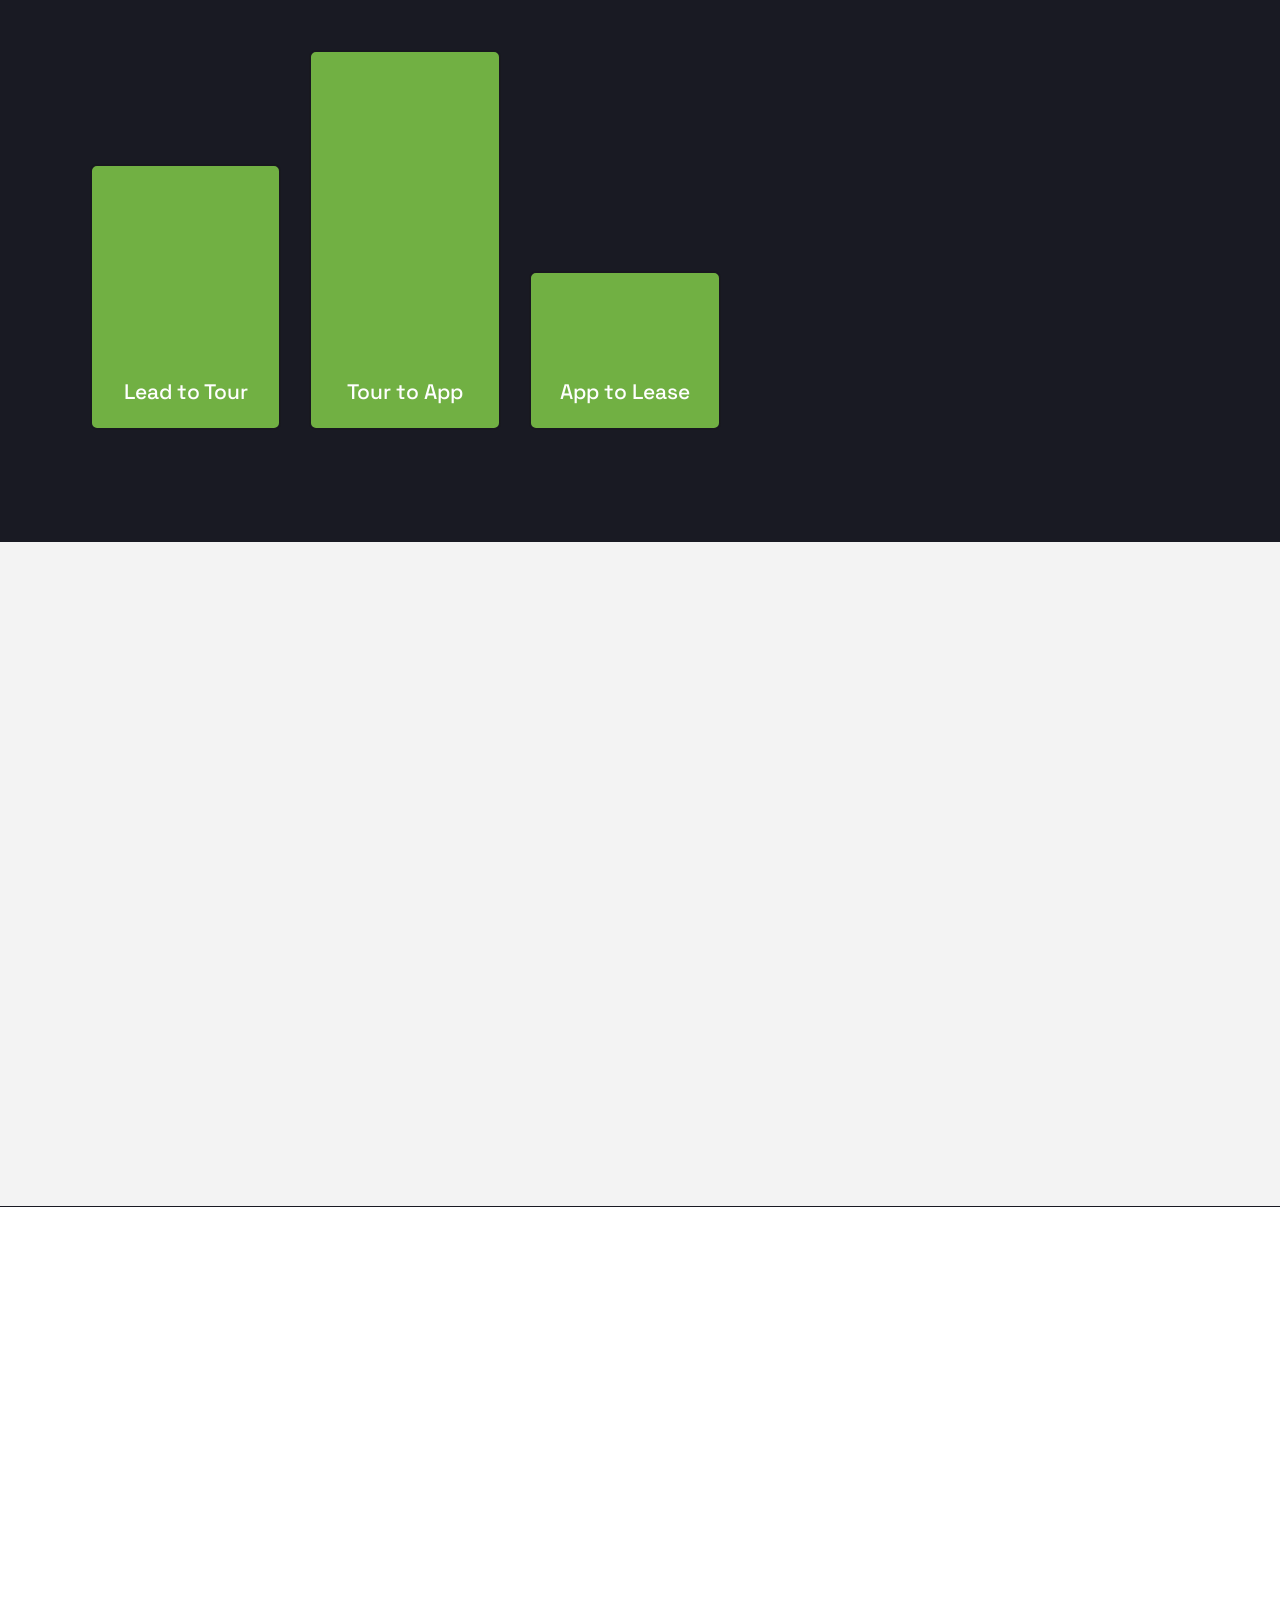
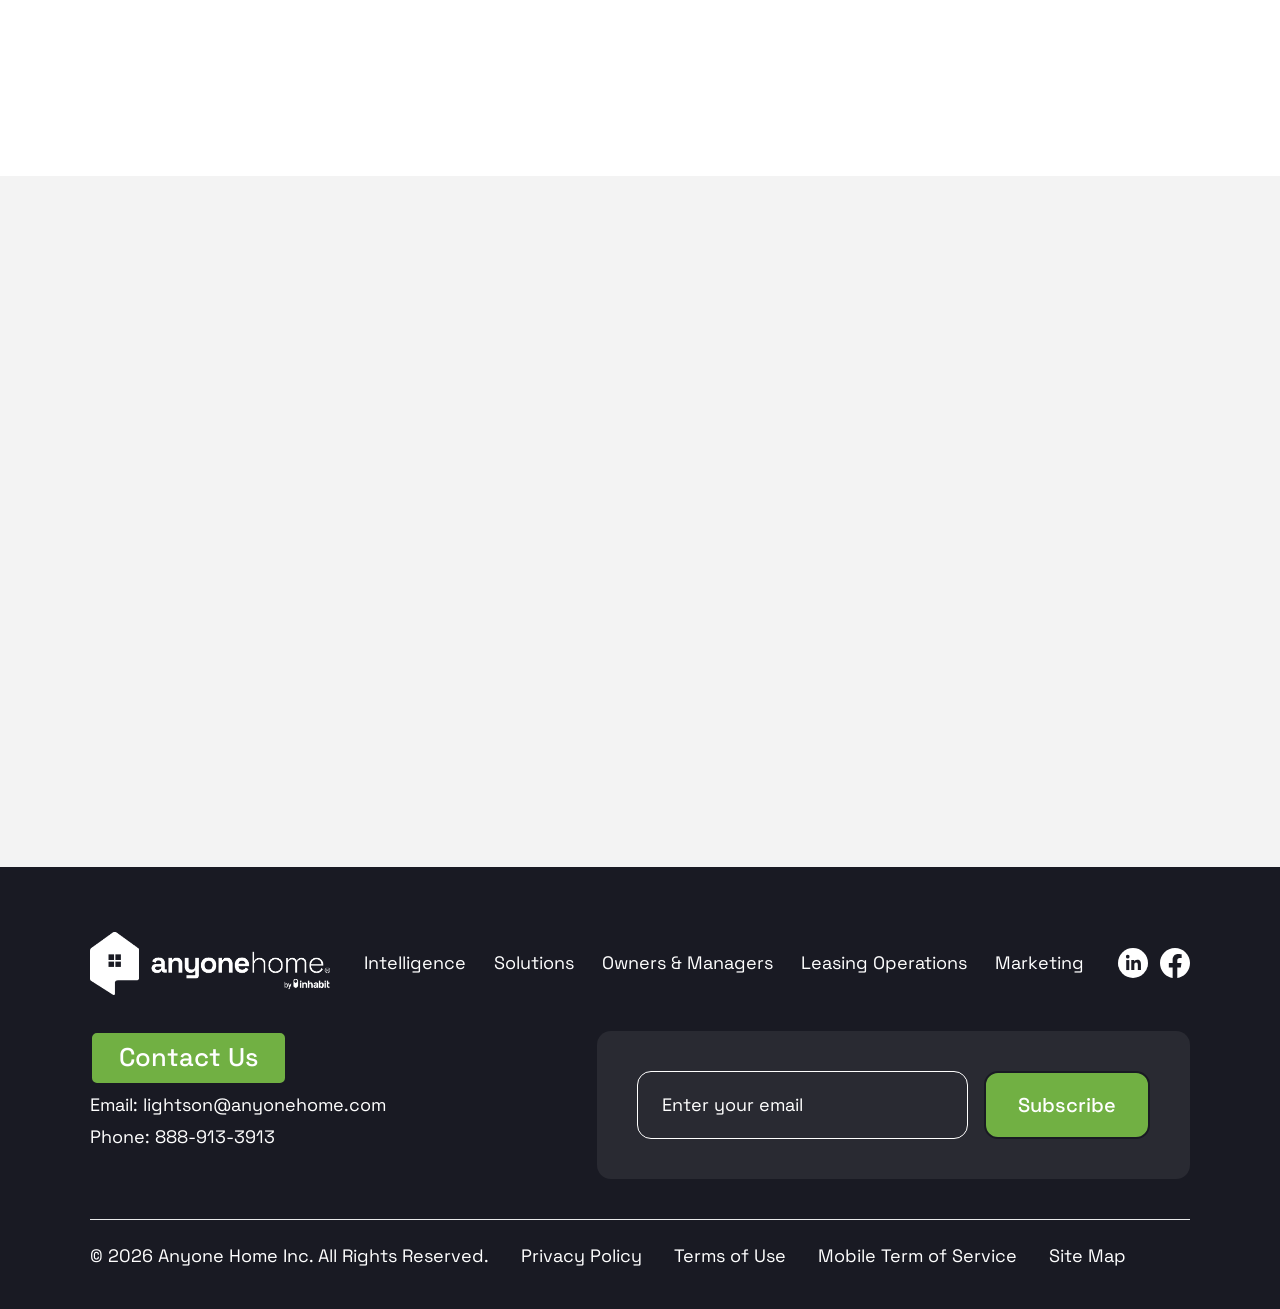
<file: anyone-home.html>
<!DOCTYPE html>
<html lang="en">
  <head>
    <meta charset="UTF-8" />
    <meta name="viewport" content="width=device-width, initial-scale=1.0" />
    <title>Leasing Intelligence For Multifamily | Anyone Home</title>
    <link rel="preconnect" href="https://fonts.googleapis.com" />
    <link rel="preconnect" href="https://fonts.gstatic.com" crossorigin />
    <link
      href="https://fonts.googleapis.com/css2?family=Space+Grotesk:wght@400;500;700&display=swap"
      rel="stylesheet"
    />
    <link rel="stylesheet" href="./anyone-home.css" />
    <script>
      if (!window.matchMedia("(prefers-reduced-motion: reduce)").matches) {
        document.documentElement.classList.add("motion");
      }
    </script>
  </head>
  <body>
    <header class="site-header" data-header>
      <a class="brand" href="./anyone-home.html" aria-label="Anyone Home home">
        <img src="./assets/anyone-home/logo.png" alt="Anyone Home" />
      </a>
      <button class="menu-toggle" type="button" data-menu-toggle aria-expanded="false" aria-label="Open menu">
        <span></span><span></span>
      </button>
      <nav class="nav" data-nav aria-label="Primary">
        <a href="#intelligence">Intelligence</a>
        <a href="#solutions">Solutions</a>
        <a href="#why">Why Anyone Home</a>
        <a href="#company">Company</a>
        <button class="btn btn-green" type="button" data-open-demo>Request a Demo</button>
      </nav>
    </header>

    <main>
      <section class="hero" id="intelligence">
        <div class="hero-copy">
          <p class="tag">AI + HUMAN HYBRID LEASING INTELLIGENCE</p>
          <h1>Leasing Intelligence For Multifamily</h1>
          <p>
            Integrate marketing, communication, reporting analytics, and Hybrid Intelligence (AI + Human) into a single unified platform. Anyone Home delivers a superior renter experience while driving unprecedented efficiency in property operations.
          </p>
          <div class="cta-row">
            <button class="btn btn-green" type="button" data-open-demo>Request a Demo</button>
            <a class="btn btn-outline" href="#lease">See How It Works</a>
          </div>
        </div>
        <div class="hero-visual">
          <img class="hero-bubble" src="./assets/anyone-home/bubble.svg" alt="" />
          <div class="hero-panel">
            <div class="hero-panel-head">
              <span class="ai-label">
                <img src="./assets/anyone-home/dot.svg" alt="" width="12" height="12" />
                ANYONE HOME AI
              </span>
              <span class="pill pill-navy">Active Now</span>
            </div>
            <p class="chat chat-user">“Hi! Do you have a 2-bedroom available for tour this Saturday?”</p>
            <p class="chat chat-ai">“Yes! We have a gorgeous 2-bed overlooking the courtyard. Tour booked for Saturday at 11:00 AM.”</p>
            <div class="metric-row">
              <div class="metric">
                <strong>98%</strong>
                <span>AI Match Rate</span>
              </div>
              <div class="metric">
                <strong>3.4x</strong>
                <span>Leasing Velocity</span>
              </div>
            </div>
          </div>
        </div>
      </section>

      <section class="logo-bar" aria-label="Customers">
        <div class="logo-track">
          <div class="logo-set">
            <img src="./assets/anyone-home/logo-1.png" alt="AMC Apartment Management Consultants" />
            <img src="./assets/anyone-home/logo-3.png" alt="" />
            <img src="./assets/anyone-home/logo-4.png" alt="" />
            <img src="./assets/anyone-home/logo-5.png" alt="" />
            <img src="./assets/anyone-home/logo-2.png" alt="" />
            <img src="./assets/anyone-home/logo-6.png" alt="" />
          </div>
          <div class="logo-set" aria-hidden="true">
            <img src="./assets/anyone-home/logo-1.png" alt="" />
            <img src="./assets/anyone-home/logo-3.png" alt="" />
            <img src="./assets/anyone-home/logo-4.png" alt="" />
            <img src="./assets/anyone-home/logo-5.png" alt="" />
            <img src="./assets/anyone-home/logo-2.png" alt="" />
            <img src="./assets/anyone-home/logo-6.png" alt="" />
          </div>
        </div>
      </section>

      <section class="assistant" id="assistant">
        <div class="section-head">
          <h2 class="label">AI-Powered Assistant</h2>
          <p>A 24/7 intelligent agent designed to qualify prospects, schedule tours, and answer complex property questions instantly across Voice, Chat, and SMS channels.</p>
        </div>
        <div class="card-grid">
          <article class="card">
            <span class="pill">VOICE INQUIRY</span>
            <h3>Natural Conversation</h3>
            <p>Handles calls dynamically. Prospects speak naturally, and the AI schedules tours directly on your CRM calendar.</p>
            <button class="text-link" type="button" data-open-sample>Listen to sample <img src="./assets/anyone-home/icon-arrow.svg" alt="" /></button>
          </article>
          <article class="card">
            <span class="pill">WEB CHAT</span>
            <h3>Real-Time Qualification</h3>
            <p>Instantly answers questions about pricing, pet policies, amenities, and utilities while capturing critical contact data.</p>
            <button class="text-link" type="button" data-open-chat>Try interactive demo <img src="./assets/anyone-home/icon-arrow.svg" alt="" /></button>
          </article>
          <article class="card">
            <span class="pill">SMS / TEXT</span>
            <h3>Omnichannel Followup</h3>
            <p>Nurtures prospects where they prefer to communicate. Proactive nudges to schedule or confirm self-guided tours.</p>
            <a class="text-link" href="#insights">Read case study <img src="./assets/anyone-home/icon-arrow-2.svg" alt="" /></a>
          </article>
        </div>
      </section>

      <section class="story" aria-label="Sequoia customer story">
        <video
          class="story-video"
          autoplay
          muted
          loop
          playsinline
          poster="./assets/anyone-home/story-photo.png"
        >
          <source src="https://assets.mixkit.co/videos/918/918-720.mp4" type="video/mp4" />
        </video>
        <div class="story-card">
          <div class="story-copy">
            <p class="eyebrow">Sequoia Customer Story</p>
            <p class="quote">“Anyone Home CRM transformed our decentralized leasing ops. Our team response rates increased by 40% in under 90 days.”</p>
            <a class="text-link" href="#feedback">
              <img class="play" src="./assets/anyone-home/icon-play.svg" alt="" width="41" height="41" />
              Read Sequoia Case Study
            </a>
          </div>
          <div class="stat">
            <strong data-count="40" data-prefix="+" data-suffix="%">+40%</strong>
            <span>In On-site Team Productivity</span>
          </div>
        </div>
      </section>

      <section class="lease" id="lease">
        <div class="lease-copy">
          <h2 class="label">Lease Better</h2>
          <h3 class="display">Automate, Communicate, And Improve</h3>
          <p>Multifamily operations don't need another point solution. Anyone Home orchestrates every phase of the renter's path to residency, keeping your properties occupied, your agents organized, and your executives informed.</p>
          <ul class="checks">
            <li><img src="./assets/anyone-home/icon-check.svg" alt="" width="24" height="24" /> AI answers immediately; Humans step in smoothly.</li>
            <li><img src="./assets/anyone-home/icon-check.svg" alt="" width="24" height="24" /> Automated tour confirmations prevent no-shows.</li>
            <li><img src="./assets/anyone-home/icon-check.svg" alt="" width="24" height="24" /> Granular performance data highlights coaching moments.</li>
          </ul>
        </div>
        <div class="ecosystem">
          <h3>The Anyone Home Ecosystem</h3>
          <ul>
            <li><span>Intelligent CRM Suite</span><span class="status">Included</span></li>
            <li><span>Hybrid Intelligence AI</span><span class="status">Active</span></li>
            <li><span>Unified Call Center Integration</span><span class="status">Standard</span></li>
          </ul>
        </div>
      </section>

      <section class="band" id="solutions">
        <div class="section-head">
          <h2 class="label">Solutions by Audience</h2>
          <p>Tailored software configurations optimized for distinct workflows in multifamily real estate.</p>
        </div>
        <div class="card-grid">
          <article class="card solution">
            <h3>Owners &amp; Managers</h3>
            <p>Maximize NOI and optimize onsite headcount through automated leasing pipelines and high-velocity tour bookings.</p>
            <img class="rule" src="./assets/anyone-home/line.svg" alt="" />
            <p class="key">★ KEY VALUE: Boost NOI &amp; occupancy rate</p>
          </article>
          <article class="card solution">
            <h3>Marketers</h3>
            <p>Attribute every lease back to the exact source. Consolidate your marketing tech stack into one transparent system.</p>
            <img class="rule" src="./assets/anyone-home/line.svg" alt="" />
            <p class="key">★ KEY VALUE: Precise multi-touch attribution</p>
          </article>
          <article class="card solution">
            <h3>Leasing Operations</h3>
            <p>Eliminate double data entry. Empower agents with real-time guest cards, shared calendars, and intelligent task lists.</p>
            <img class="rule" src="./assets/anyone-home/line.svg" alt="" />
            <p class="key">★ KEY VALUE: Seamless workflow integration</p>
          </article>
        </div>
      </section>

      <section class="feedback" id="feedback">
        <div class="section-head">
          <h2 class="label">Operator Feedback</h2>
          <p>Read why elite property operators trust Anyone Home to anchor their front-office tech stack.</p>
        </div>
        <blockquote class="card quote-card">
          <p>“The data model in Anyone Home is simply more mature than other systems. We don't have to guess where a lead originated, and the AI Assistant keeps our calendar full without burnt agent hours.”</p>
          <img class="rule" src="./assets/anyone-home/line-long.svg" alt="" />
          <footer>
            <img src="./assets/anyone-home/avatar.png" alt="" width="48" height="48" />
            <div>
              <strong>Kari Warren</strong>
              <span>Executive Vice President of Property Operations</span>
            </div>
          </footer>
        </blockquote>
      </section>

      <section class="analytics will-animate" id="why">
        <div class="section-head">
          <h2 class="label">Actionable Data</h2>
          <p>The Most Actionable Data, All in One Unified Platform. Gain complete transparency into your leasing pipeline, agent metrics, and portfolio optimization.</p>
        </div>
        <div class="analytics-grid">
          <div class="bars" aria-hidden="true">
            <div class="bar" style="--h: 70%"><span>Lead to Tour</span></div>
            <div class="bar" style="--h: 100%"><span>Tour to App</span></div>
            <div class="bar" style="--h: 42%"><span>App to Lease</span></div>
          </div>
          <div class="stat-stack">
            <div><strong data-count="84" data-suffix="%">84%</strong><span>Contact Rate Optimization</span></div>
            <div><strong data-count="64" data-suffix="%">64%</strong><span>Contact Rate Convertion</span></div>
            <div><strong data-count="2" data-prefix="&lt; " data-suffix=" Mins">&lt; 2 Mins</strong><span>Average Response Lead Time</span></div>
          </div>
        </div>
      </section>

      <section class="band" id="insights">
        <div class="section-head">
          <h2 class="label">Our Latest Insights</h2>
          <p>Stay on top of multifamily leasing, marketing attribution models, and the evolution of Hybrid Intelligent operations.</p>
        </div>
        <div class="card-grid two">
          <article class="card post">
            <p class="kicker">AI &amp; HYBRID LEASING</p>
            <h3>The Truth About 100% Automated Leasing Assitants</h3>
            <p>Why complete automation fails prospects, and why the Human + AI hybrid model captures 40% more lease conversions.</p>
            <button class="text-link" type="button" data-open-article="0">Read Article <img src="./assets/anyone-home/icon-arrow.svg" alt="" /></button>
          </article>
          <article class="card post">
            <p class="kicker">LEASING METRICS</p>
            <h3>How Attribution Models Can Save Your Ad Spend</h3>
            <p>Stop double-counting lead generation source. Get accurate multi-touch attribution on your multifamily guest cards.</p>
            <button class="text-link" type="button" data-open-article="1">Read Article <img src="./assets/anyone-home/icon-arrow.svg" alt="" /></button>
          </article>
        </div>
      </section>

      <section class="reviews" id="company">
        <div class="section-head">
          <h2 class="label">Review Themes</h2>
          <p>What actual property agents and onsite operations staff highlight most about using Anyone Home.</p>
        </div>
        <div class="card-grid">
          <article class="card review">
            <h3>“Organized and more efficient”</h3>
            <p>“Everything we need is right inside our dashboard view. The intelligent task queue means our morning standup is fast and simple.”</p>
          </article>
          <article class="card review card-muted">
            <h3>“Just Easy”</h3>
            <p>“Other multifamily CRMs feel like old green-screen terminal databases. Anyone Home is clean, modern, and takes zero training to learn.”</p>
          </article>
          <article class="card review">
            <h3>“Designed Well &amp; Easy To Use”</h3>
            <p>“From setting up follow-up rules to routing incoming calls, the system operates flawlessly without complex technical setup.”</p>
          </article>
        </div>
      </section>

      <section class="finale">
        <img src="./assets/anyone-home/mark.svg" alt="" width="64" height="80" />
        <h2>Lease Faster, Lease Smarter: Turbocharge Your Leasing Journey with Anyone Home</h2>
        <p>Consolidate your point systems, empower your leasing team, and capture more NOI starting today.</p>
        <button class="btn btn-green" type="button" data-open-demo>Book Your Demo Now</button>
      </section>
    </main>

    <footer class="site-footer">
      <div class="footer-top">
        <img class="footer-logo" src="./assets/anyone-home/logo-footer.png" alt="Anyone Home" />
        <nav aria-label="Footer">
          <a href="#intelligence">Intelligence</a>
          <a href="#solutions">Solutions</a>
          <a href="#solutions">Owners &amp; Managers</a>
          <a href="#solutions">Leasing Operations</a>
          <a href="#insights">Marketing</a>
        </nav>
        <div class="social">
          <a href="https://www.linkedin.com" aria-label="LinkedIn" target="_blank" rel="noreferrer">
            <svg viewBox="0 0 30 30" aria-hidden="true">
              <circle cx="15" cy="15" r="15" fill="currentColor" />
              <path d="M8.22 22.06H11.3V12.08H8.22V22.06Z" fill="#191A23" />
              <path d="M7.94 8.89a1.82 1.82 0 1 1 3.6 0 1.82 1.82 0 0 1-3.6 0Z" fill="#191A23" />
              <path d="M19.81 22.06h3.13v-5.48c0-2.67-.61-4.78-3.74-4.78-1.5 0-2.52.84-2.94 1.64h-.05v-1.36h-2.94v9.98h3.08v-4.92c0-1.31.23-2.58 1.87-2.58 1.59 0 1.59 1.5 1.59 2.63v4.87Z" fill="#191A23" />
            </svg>
          </a>
          <a href="https://www.facebook.com" aria-label="Facebook" target="_blank" rel="noreferrer">
            <svg viewBox="0 0 30 30" aria-hidden="true">
              <path d="M30 15.09C30 6.75 23.29 0 15 0S0 6.75 0 15.09C0 22.64 5.44 28.9 12.64 30v-10.53H8.83v-4.38h3.81v-3.29c0-3.77 2.24-5.9 5.63-5.9 1.69 0 3.38.3 3.38.3v3.71h-1.87c-1.88 0-2.48 1.16-2.48 2.37v2.8h4.17l-.66 4.38h-3.51V30C24.5 28.9 30 22.64 30 15.09Z" fill="currentColor" />
            </svg>
          </a>
        </div>
      </div>
      <div class="footer-mid">
        <div class="footer-contact">
          <h2 class="label">Contact Us</h2>
          <p>Email: <a href="mailto:lightson@anyonehome.com">lightson@anyonehome.com</a></p>
          <p>Phone: <a href="tel:8889133913">888-913-3913</a></p>
        </div>
        <form class="subscribe" data-subscribe>
          <label class="sr-only" for="email">Email</label>
          <input id="email" name="email" type="email" placeholder="Enter your email" required />
          <button class="btn btn-green" type="submit">Subscribe</button>
        </form>
      </div>
      <img class="footer-rule" src="./assets/anyone-home/line-footer.svg" alt="" />
      <div class="legal">
        <span>© 2026 Anyone Home Inc. All Rights Reserved.</span>
        <a href="#privacy" data-legal="Privacy Policy">Privacy Policy</a>
        <a href="#terms" data-legal="Terms of Use">Terms of Use</a>
        <a href="#mobile" data-legal="Mobile Term of Service">Mobile Term of Service</a>
        <a href="#sitemap" data-legal="Site Map">Site Map</a>
      </div>
    </footer>

    <div class="modal" data-demo hidden>
      <div class="modal-backdrop" data-close-demo></div>
      <div class="modal-card" role="dialog" aria-modal="true" aria-labelledby="demo-title">
        <button class="modal-close" type="button" data-close-demo aria-label="Close">×</button>
        <h2 id="demo-title">Request a Demo</h2>
        <p>Tell us about your portfolio and we’ll book a walkthrough of Anyone Home.</p>
        <form data-demo-form>
          <label>First name<input name="first" required /></label>
          <label>Last name<input name="last" required /></label>
          <label>Work email<input type="email" name="email" required /></label>
          <label>Company<input name="company" required /></label>
          <label class="full">Number of properties<input name="properties" /></label>
          <button class="btn btn-green full" type="submit">Book Your Demo</button>
        </form>
      </div>
    </div>

    <aside class="drawer" data-chat hidden>
      <div class="drawer-head">
        <strong>Anyone Home AI</strong>
        <button type="button" data-close-chat aria-label="Close chat">×</button>
      </div>
      <div class="drawer-log" data-chat-log>
        <p class="chat-line">Hi — I can qualify a prospect, answer amenity questions, or book a tour. What should we try?</p>
      </div>
      <form data-chat-form>
        <input name="message" type="text" placeholder="Ask about a 2-bedroom…" required autocomplete="off" />
        <button class="btn btn-green" type="submit">Send</button>
      </form>
    </aside>

    <article class="modal" data-article hidden>
      <div class="modal-backdrop" data-close-article></div>
      <div class="modal-card article-card" role="dialog" aria-modal="true" aria-labelledby="article-title">
        <button class="modal-close" type="button" data-close-article aria-label="Close article">×</button>
        <p class="kicker" data-article-kicker></p>
        <h2 id="article-title" data-article-title></h2>
        <p data-article-body></p>
        <button class="btn btn-green" type="button" data-close-article>Back</button>
      </div>
    </article>

    <div class="toast" data-toast hidden></div>
    <script src="./anyone-home.js"></script>
  </body>
</html>
</file>
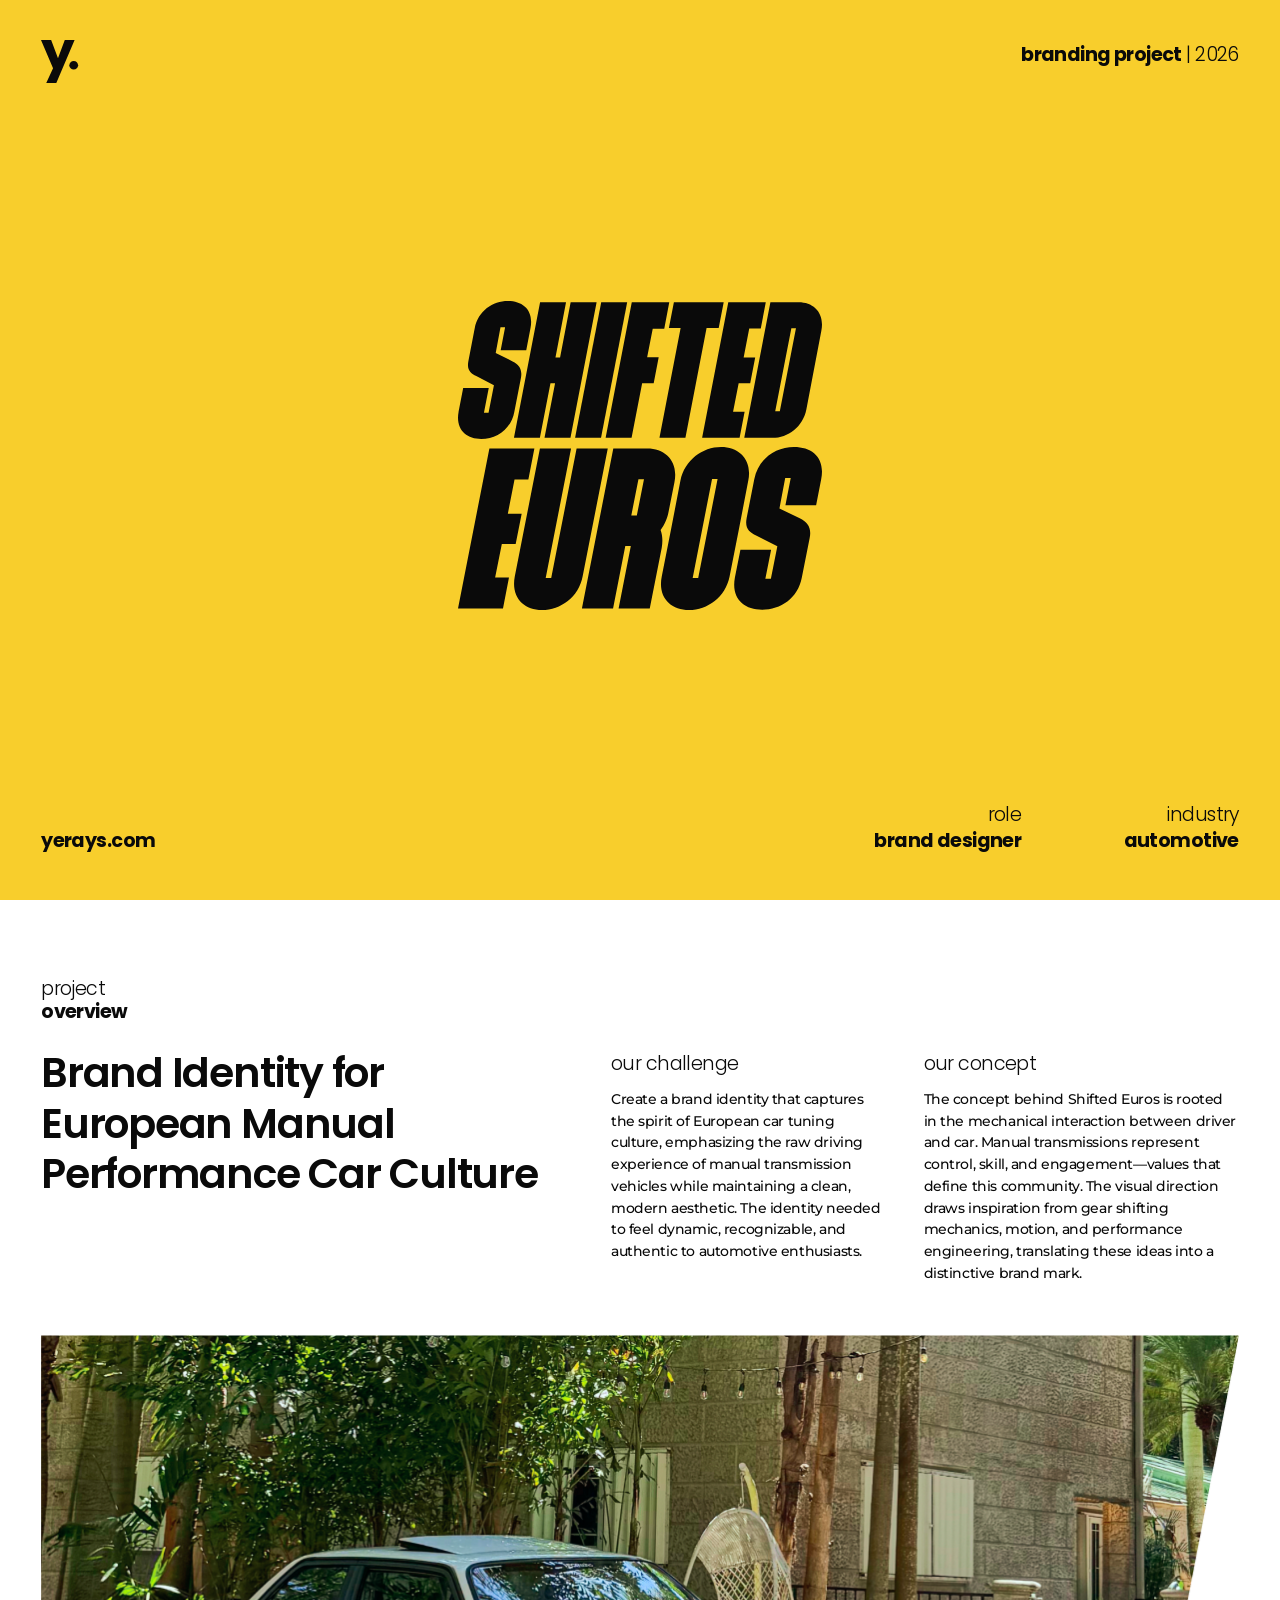
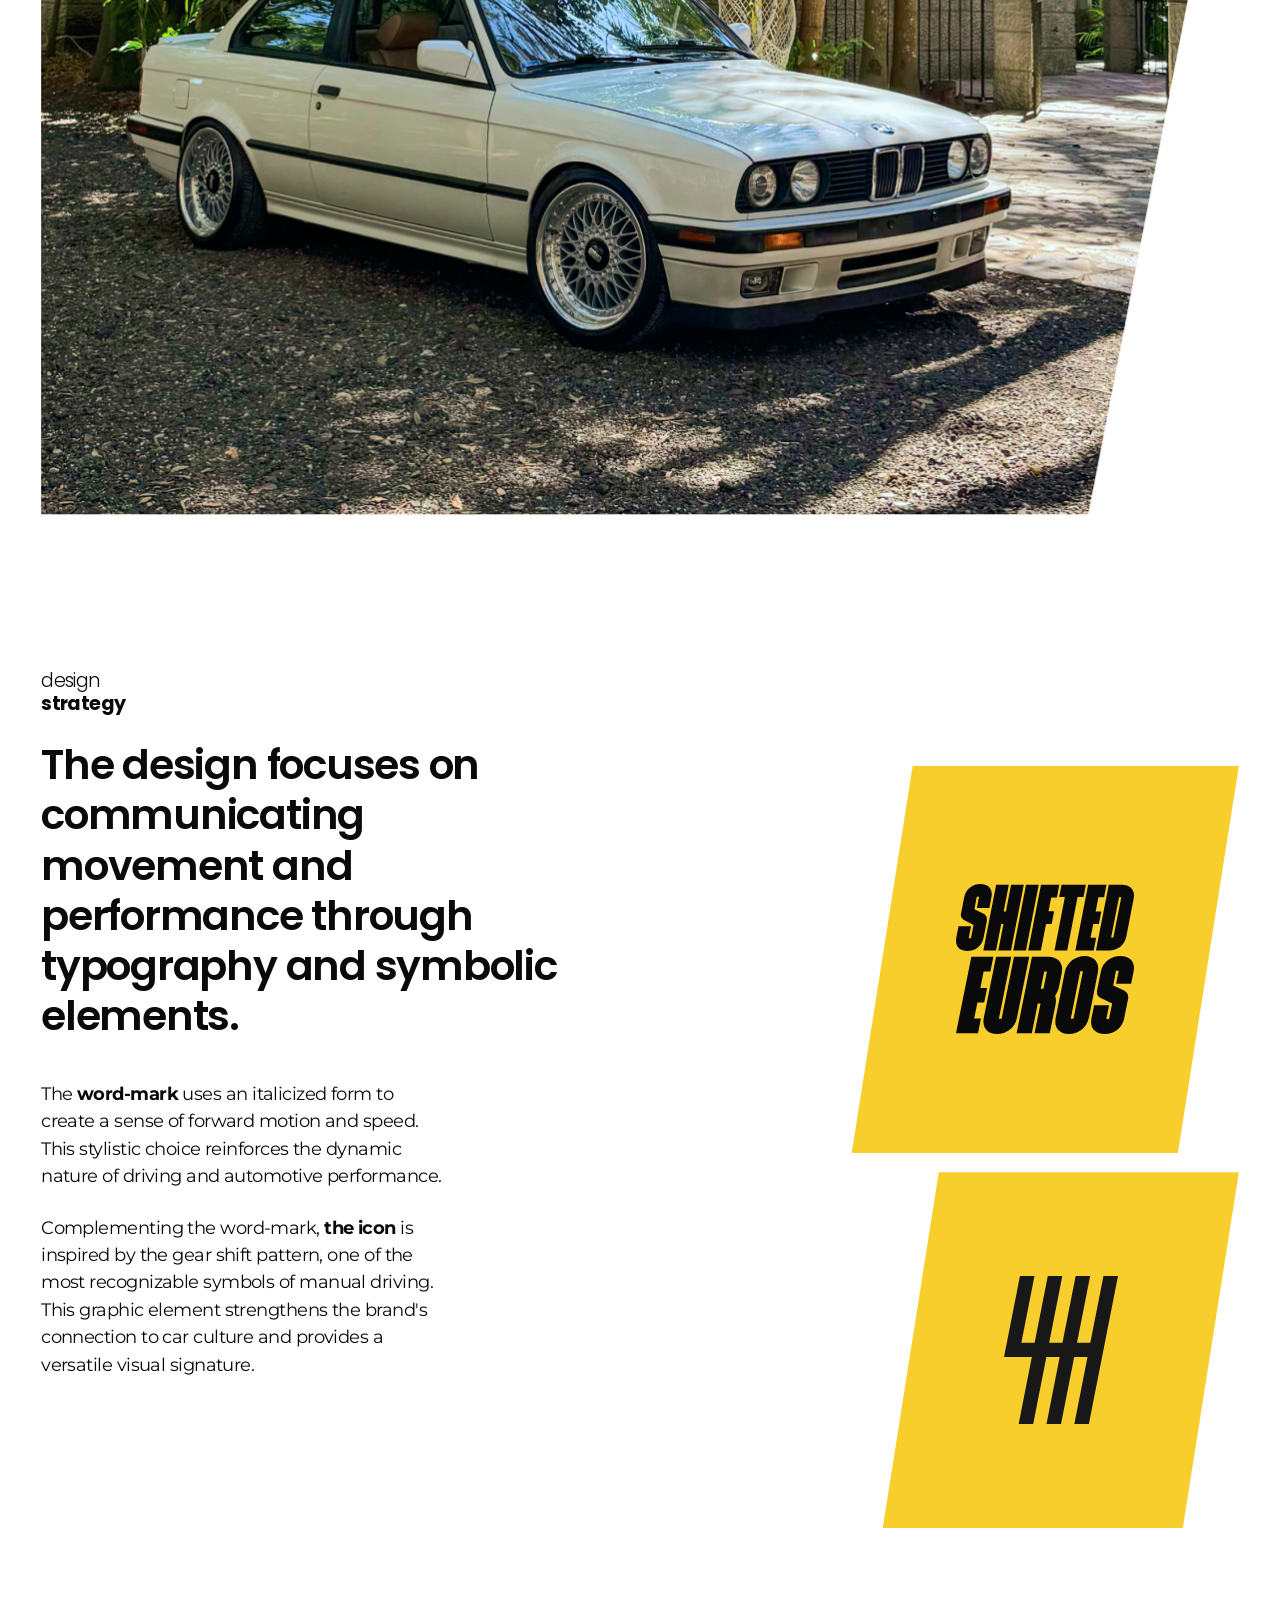
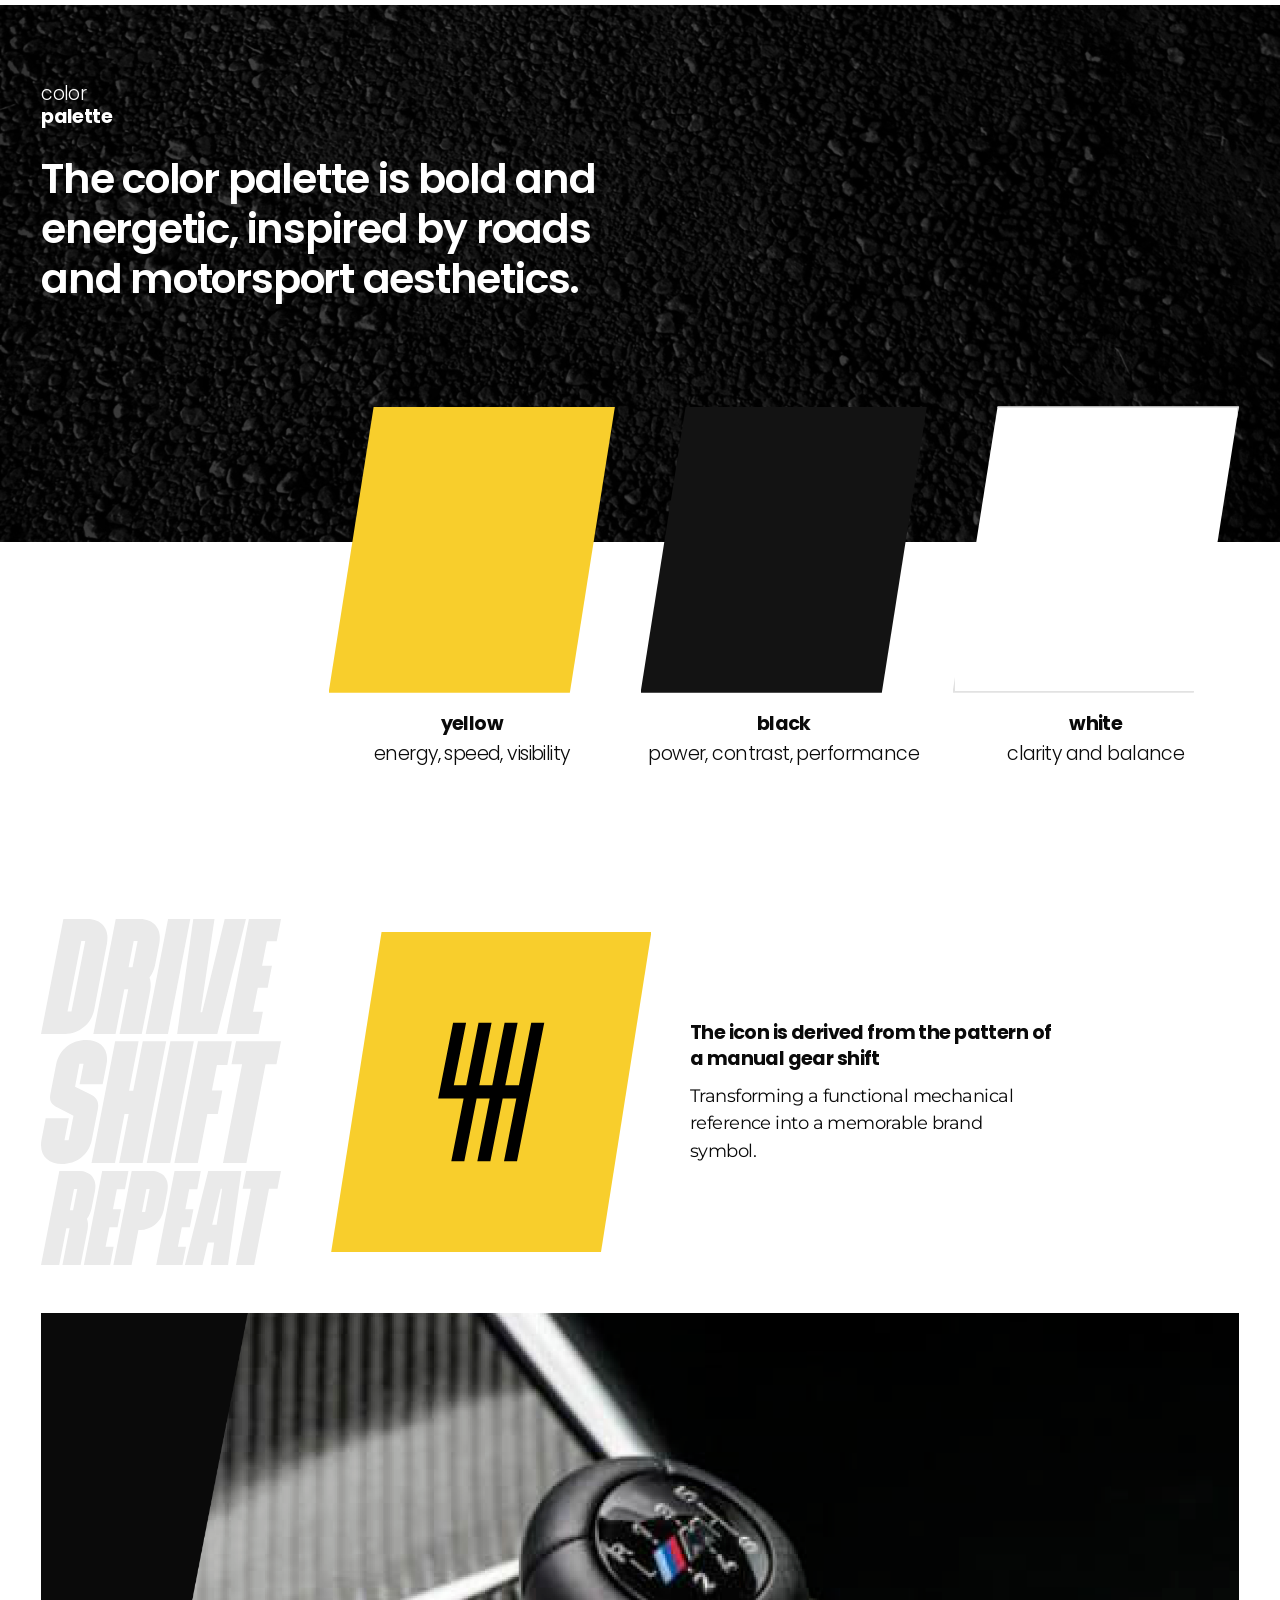
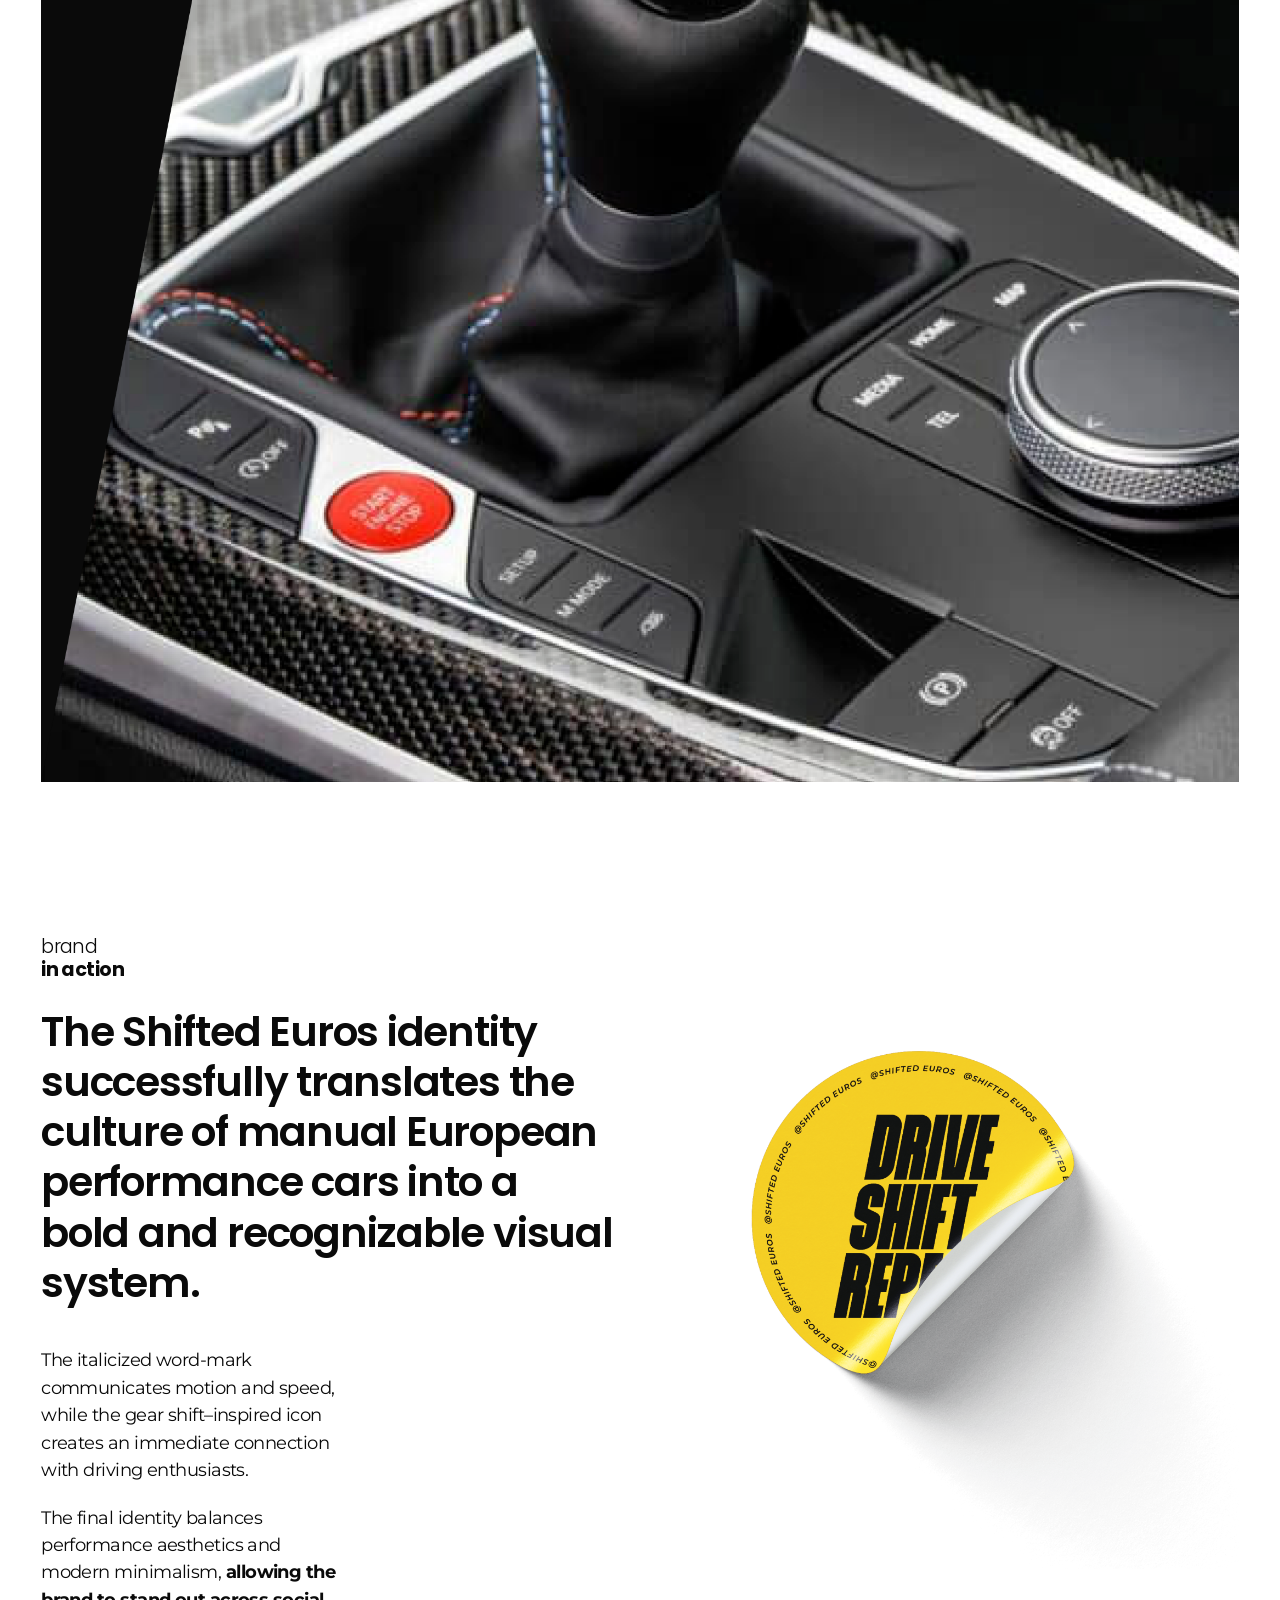
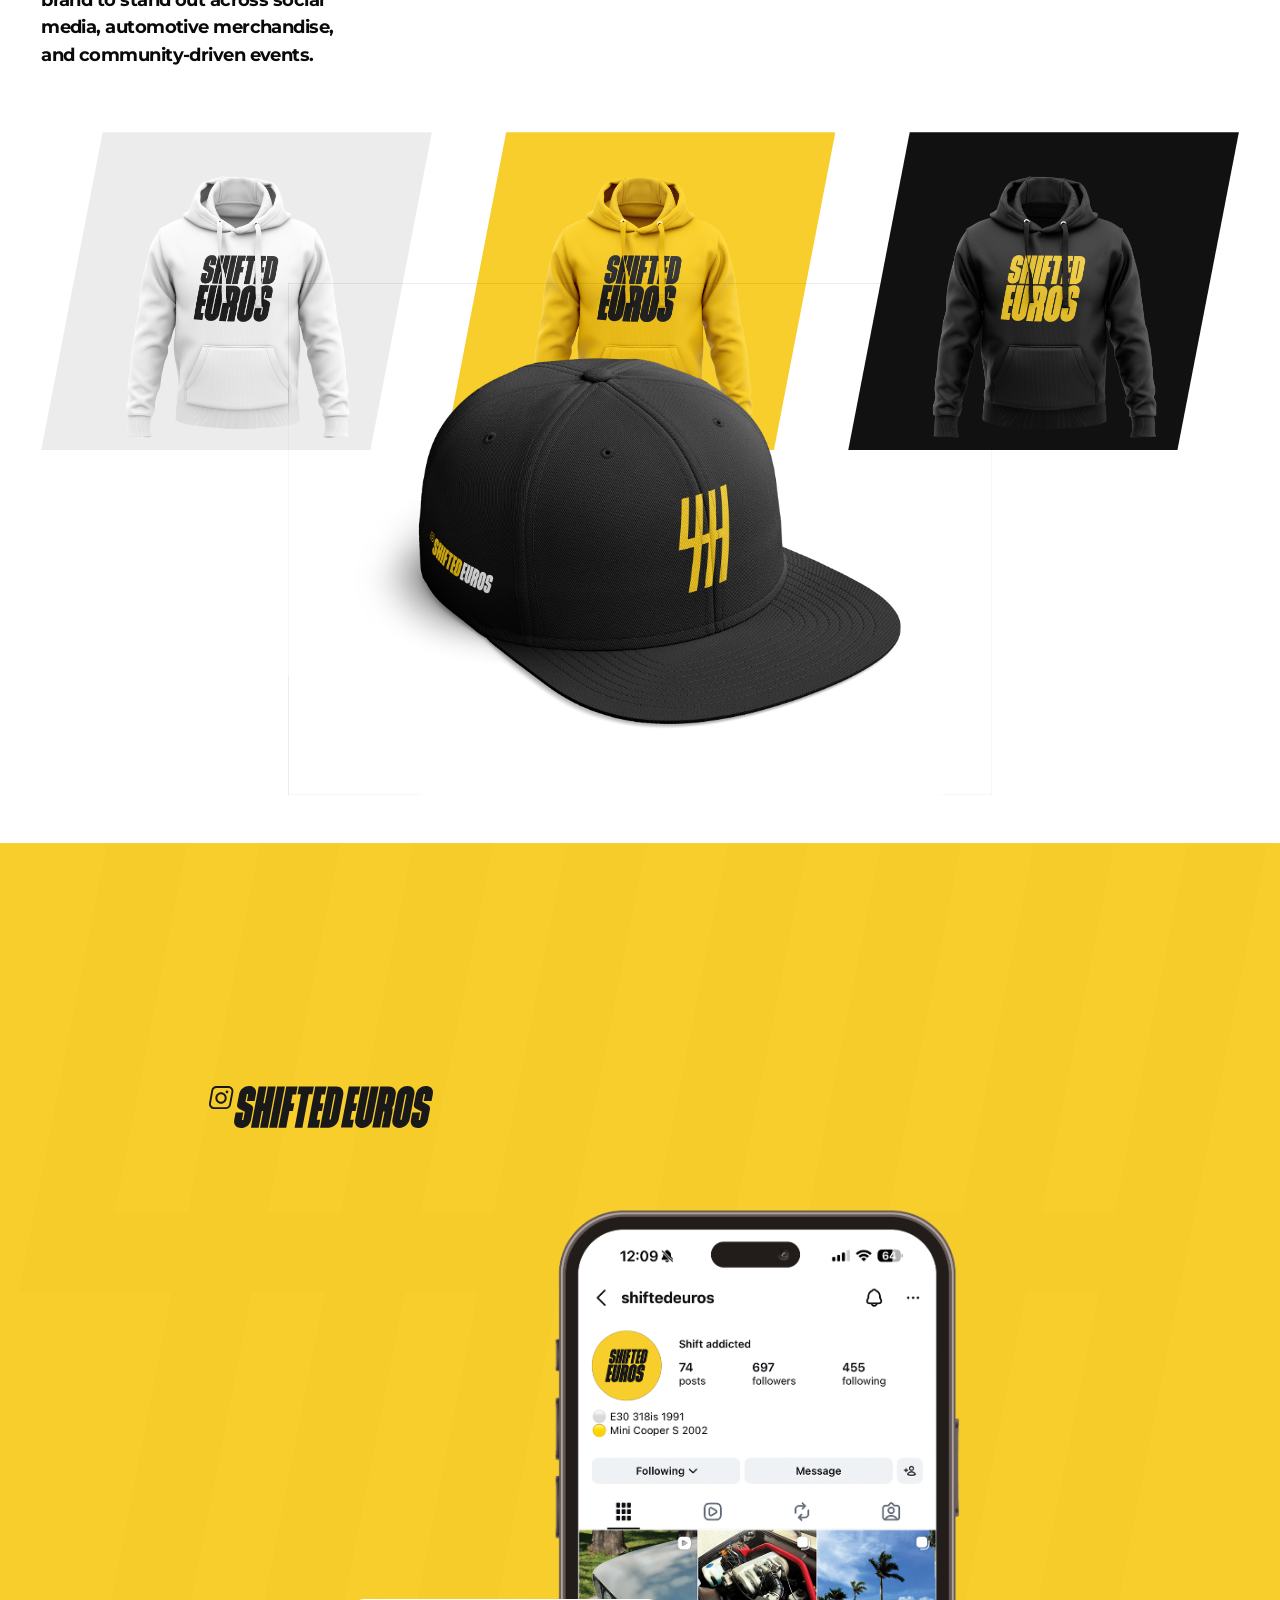
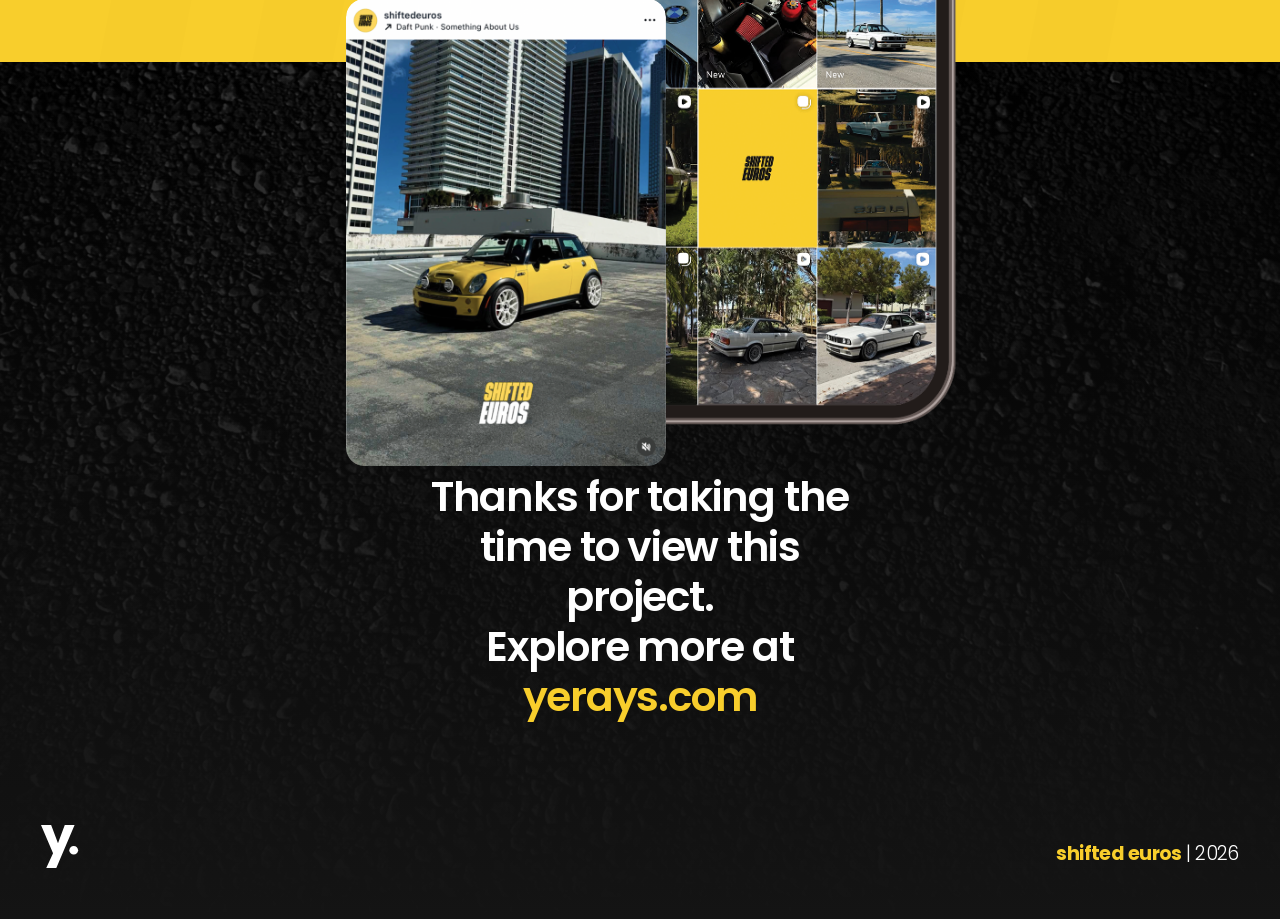
<file: shifted-euros.html>
<!DOCTYPE html>
<html lang="en">
  <head>
    <meta charset="UTF-8" />
    <meta name="viewport" content="width=device-width, initial-scale=1.0" />
    <title>Shifted Euros — Branding Project | Yerays</title>
    <link rel="preconnect" href="https://fonts.googleapis.com" />
    <link rel="preconnect" href="https://fonts.gstatic.com" crossorigin />
    <link
      href="https://fonts.googleapis.com/css2?family=Montserrat:wght@400;500;700&family=Poppins:wght@300;600;700&display=swap"
      rel="stylesheet"
    />
    <link rel="stylesheet" href="./shifted-euros.css?v=9" />
  </head>
  <body>
    <header class="site-top">
      <a class="mark" href="https://yerays.com" aria-label="Yerays home">
        <img src="./assets/shifted-euros/logo-y.svg" alt="" width="83" height="93" />
      </a>
      <p class="top-meta">
        <strong>branding project</strong>
        <span>| 2026</span>
      </p>
    </header>

    <main>
      <!-- Hero — Figma 2800×1550 -->
      <section class="hero">
        <div class="hero-wordmark">
          <img
            class="wm-shifted"
            src="./assets/shifted-euros/wordmark-shifted.svg"
            alt="Shifted"
            width="727"
            height="273"
          />
          <img
            class="wm-euros"
            src="./assets/shifted-euros/wordmark-euros.svg"
            alt="Euros"
            width="743"
            height="332"
          />
        </div>
        <div class="hero-meta">
          <a class="hero-link" href="https://yerays.com">yerays.com</a>
          <div class="hero-meta-right">
            <div>
              <span class="label-light">role</span>
              <strong>brand designer</strong>
            </div>
            <div>
              <span class="label-light">industry</span>
              <strong>automotive</strong>
            </div>
          </div>
        </div>
      </section>

      <!-- Overview -->
      <section class="section overview" id="overview">
        <div class="section-label">
          <span class="label-light">project</span>
          <strong>overview</strong>
        </div>

        <div class="overview-grid">
          <h1 class="display">
            Brand Identity for European Manual Performance Car Culture
          </h1>
          <div class="overview-cols">
            <article>
              <h2 class="label-light">our challenge</h2>
              <p class="body-sm">
                Create a brand identity that captures the spirit of European car tuning culture,
                emphasizing the raw driving experience of manual transmission vehicles while
                maintaining a clean, modern aesthetic. The identity needed to feel dynamic,
                recognizable, and authentic to automotive enthusiasts.
              </p>
            </article>
            <article>
              <h2 class="label-light">our concept</h2>
              <p class="body-sm">
                The concept behind Shifted Euros is rooted in the mechanical interaction between
                driver and car. Manual transmissions represent control, skill, and engagement—values
                that define this community. The visual direction draws inspiration from gear shifting
                mechanics, motion, and performance engineering, translating these ideas into a
                distinctive brand mark.
              </p>
            </article>
          </div>
        </div>

        <figure class="car-shot">
          <img src="./assets/shifted-euros/car-overview.png" alt="White BMW E30 parked in a tropical courtyard" />
        </figure>
      </section>

      <!-- Strategy -->
      <section class="section strategy" id="strategy">
        <div class="section-label">
          <span class="label-light">design</span>
          <strong>strategy</strong>
        </div>

        <div class="strategy-layout">
          <div class="strategy-copy">
            <h2 class="display">
              The design focuses on communicating movement and performance through typography and
              symbolic elements.
            </h2>
            <p class="body">
              The <strong>word-mark</strong> uses an italicized form to create a sense of forward
              motion and speed. This stylistic choice reinforces the dynamic nature of driving and
              automotive performance.
            </p>
            <p class="body">
              Complementing the word-mark, <strong>the icon</strong> is inspired by the gear shift
              pattern, one of the most recognizable symbols of manual driving. This graphic element
              strengthens the brand's connection to car culture and provides a versatile visual
              signature.
            </p>
          </div>

          <div class="strategy-cards">
            <div class="slant-card slant-card--yellow">
              <div class="slant-card__inner">
                <img src="./assets/shifted-euros/wordmark-shifted-sm.svg" alt="" width="315" height="118" />
                <img src="./assets/shifted-euros/wordmark-euros-sm.svg" alt="Shifted Euros" width="322" height="143" />
              </div>
            </div>
            <div class="slant-card slant-card--yellow slant-card--offset">
              <div class="slant-card__inner slant-card__inner--icon">
                <img src="./assets/shifted-euros/icon-h.svg" alt="Gear shift icon" width="173" height="225" />
              </div>
            </div>
          </div>
        </div>
      </section>

      <!-- Palette — swatches sit toward the right like Figma x≈664–2800 -->
      <section class="section palette" id="palette">
        <div class="asphalt" aria-hidden="true"></div>
        <div class="palette-inner">
          <div class="section-label section-label--light">
            <span class="label-light">color</span>
            <strong>palette</strong>
          </div>
          <h2 class="display display--light">
            The color palette is bold and energetic, inspired by roads and motorsport aesthetics.
          </h2>

          <div class="swatches">
            <figure class="swatch">
              <div class="swatch__chip swatch__chip--yellow"></div>
              <figcaption>
                <strong>yellow</strong>
                <span>energy, speed, visibility</span>
              </figcaption>
            </figure>
            <figure class="swatch">
              <div class="swatch__chip swatch__chip--black"></div>
              <figcaption>
                <strong>black</strong>
                <span>power, contrast, performance</span>
              </figcaption>
            </figure>
            <figure class="swatch">
              <div class="swatch__chip swatch__chip--white"></div>
              <figcaption>
                <strong>white</strong>
                <span>clarity and balance</span>
              </figcaption>
            </figure>
          </div>
        </div>
      </section>

      <!-- Icon -->
      <section class="section icon-story" id="icon">
        <div class="icon-story__grid">
          <div class="drive-stack" aria-hidden="true">
            <img src="./assets/shifted-euros/drive.svg" alt="" width="346" height="166" />
            <img src="./assets/shifted-euros/shift.svg" alt="" width="328" height="169" />
            <img src="./assets/shifted-euros/repeat.svg" alt="" width="423" height="166" />
          </div>

          <div class="icon-panel">
            <div class="icon-panel__chip">
              <img src="./assets/shifted-euros/icon-h-yellow.svg" alt="" width="188" height="244" />
            </div>
          </div>

          <div class="icon-copy">
            <h2>The icon is derived from the pattern of a manual gear shift</h2>
            <p>Transforming a functional mechanical reference into a memorable brand symbol.</p>
          </div>
        </div>

        <figure class="gear-shot">
          <img
            src="./assets/shifted-euros/gear-shifter.png"
            alt="Close-up of a manual gear shifter in a performance car"
          />
        </figure>
      </section>

      <!-- Brand in action + merch -->
      <section class="section action" id="action">
        <div class="section-label">
          <span class="label-light">brand</span>
          <strong>in action</strong>
        </div>

        <div class="action-top">
          <div class="action-copy">
            <h2 class="display">
              The Shifted Euros identity successfully translates the culture of manual European
              performance cars into a bold and recognizable visual system.
            </h2>
            <div class="action-body">
              <p class="body">
                The italicized word-mark communicates motion and speed, while the gear shift–inspired
                icon creates an immediate connection with driving enthusiasts.
              </p>
              <p class="body">
                The final identity balances performance aesthetics and modern minimalism,
                <strong
                  >allowing the brand to stand out across social media, automotive merchandise, and
                  community-driven events.</strong
                >
              </p>
            </div>
          </div>
          <figure class="sticker">
            <img src="./assets/shifted-euros/sticker.png" alt="Shifted Euros sticker being peeled" />
          </figure>
        </div>

        <div class="merch">
          <div class="merch-hoodies">
            <figure class="hoodie hoodie--white">
              <img src="./assets/shifted-euros/hoodie-white.png" alt="White Shifted Euros hoodie" />
            </figure>
            <figure class="hoodie hoodie--yellow">
              <img src="./assets/shifted-euros/hoodie-yellow.png" alt="Yellow Shifted Euros hoodie" />
            </figure>
            <figure class="hoodie hoodie--black">
              <img src="./assets/shifted-euros/hoodie-black.png" alt="Black Shifted Euros hoodie" />
            </figure>
          </div>
          <figure class="cap">
            <img src="./assets/shifted-euros/cap.png" alt="Black cap with yellow Shifted Euros icon" />
          </figure>
        </div>
      </section>

      <!-- Social yellow + asphalt footer — phone bridges both -->
      <section class="finale" id="social">
        <div class="finale-yellow">
          <div class="social-bg" aria-hidden="true">
            <img class="h-mark h-mark--left" src="./assets/shifted-euros/icon-h-lg.svg" alt="" />
            <img class="h-mark h-mark--right" src="./assets/shifted-euros/icon-h-lg.svg" alt="" />
          </div>
          <img
            class="ig-handle"
            src="./assets/shifted-euros/instagram-handle.svg"
            alt="@shiftedeuros"
            width="388"
            height="72"
          />
        </div>

        <div class="finale-stage">
          <figure class="phone">
            <img src="./assets/shifted-euros/iphone.png" alt="Shifted Euros Instagram profile on iPhone" />
          </figure>
          <figure class="social-post">
            <img src="./assets/shifted-euros/social-post.png" alt="Instagram post of a yellow car" />
          </figure>
        </div>

        <div class="closing">
          <div class="asphalt" aria-hidden="true"></div>
          <div class="closing-inner">
            <p class="closing-copy">
              Thanks for taking the time to view this project.<br />
              Explore more at <a href="https://yerays.com">yerays.com</a>
            </p>
            <div class="closing-bar">
              <a class="mark mark--light" href="https://yerays.com" aria-label="Yerays home">
                <img src="./assets/shifted-euros/logo-y-white.svg" alt="" width="83" height="93" />
              </a>
              <p class="top-meta top-meta--light">
                <strong>shifted euros</strong>
                <span>| 2026</span>
              </p>
            </div>
          </div>
        </div>
      </section>
    </main>
  </body>
</html>
</file>
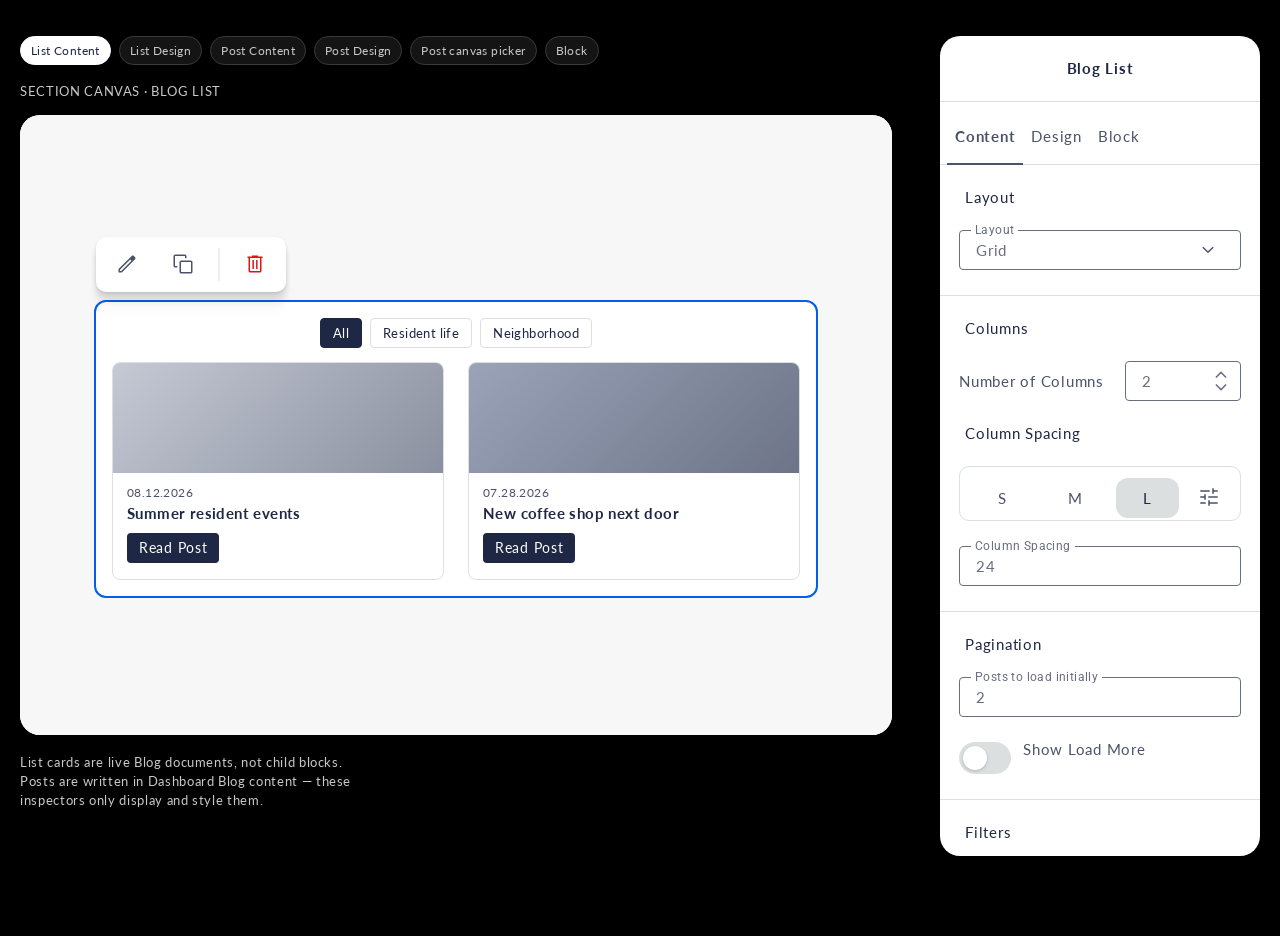
<file: demo-cursor/blog.html>
<!DOCTYPE html>
<html lang="en">
  <head>
    <meta charset="UTF-8" />
    <meta name="viewport" content="width=device-width, initial-scale=1.0" />
    <title>Blog List + Post — Editor</title>
    <meta
      name="description"
      content="Blog List and Blog Post editor mock using New Editor Blocks / Material 3 controls."
    />
    <link rel="preconnect" href="https://fonts.googleapis.com" />
    <link rel="preconnect" href="https://fonts.gstatic.com" crossorigin />
    <link
      href="https://fonts.googleapis.com/css2?family=Lato:wght@400;700&family=Roboto:wght@400;700&display=swap"
      rel="stylesheet"
    />
    <link rel="stylesheet" href="styles.css" />
    <link rel="stylesheet" href="blog.css" />
  </head>
  <body>
    <a class="skip-link" href="#floater">Skip to block settings</a>

    <main class="workspace">
      <section class="canvas" aria-label="Page canvas">
        <div class="review-bar" role="group" aria-label="Review states">
          <button type="button" class="chip active" data-mode="list-content">List Content</button>
          <button type="button" class="chip" data-mode="list-design">List Design</button>
          <button type="button" class="chip" data-mode="post-content">Post Content</button>
          <button type="button" class="chip" data-mode="post-design">Post Design</button>
          <button type="button" class="chip" data-mode="post-preview">Post canvas picker</button>
          <button type="button" class="chip" data-mode="block">Block</button>
        </div>

        <p class="canvas-kicker" id="canvas-kicker">Section canvas · Blog List</p>

        <article class="page-card" id="page-card">
          <div class="page-body page-body-center">
            <div class="block-wrap" id="list-block">
              <div class="quick-actions" role="toolbar" aria-label="Blog List quick actions">
                <button type="button" class="icon-button" id="qa-edit" aria-label="Edit">
                  <span class="icon-24"><img src="assets/icon-qa-edit.svg" alt="" width="24" height="24" /></span>
                </button>
                <button type="button" class="icon-button" aria-label="Clone">
                  <span class="icon-24"><img src="assets/icon-qa-copy.svg" alt="" width="24" height="24" /></span>
                </button>
                <span class="qa-divider" aria-hidden="true"></span>
                <button type="button" class="icon-button" aria-label="Delete">
                  <span class="icon-24"><img src="assets/icon-qa-delete.svg" alt="" width="24" height="24" /></span>
                </button>
              </div>

              <div class="filters-bar" id="filters-bar">
                <span class="filter-chip on">All</span>
                <span class="filter-chip">Resident life</span>
                <span class="filter-chip">Neighborhood</span>
              </div>

              <div class="blog-grid" id="blog-grid">
                <article class="blog-card">
                  <div class="blog-thumb"></div>
                  <div class="blog-card-body">
                    <p class="blog-card-date">08.12.2026</p>
                    <h3 class="blog-card-title">Summer resident events</h3>
                    <button type="button" class="blog-card-btn">Read Post</button>
                  </div>
                </article>
                <article class="blog-card">
                  <div class="blog-thumb"></div>
                  <div class="blog-card-body">
                    <p class="blog-card-date">07.28.2026</p>
                    <h3 class="blog-card-title">New coffee shop next door</h3>
                    <button type="button" class="blog-card-btn">Read Post</button>
                  </div>
                </article>
              </div>
            </div>

            <div class="block-wrap" id="post-block" hidden>
              <div class="quick-actions" role="toolbar" aria-label="Blog Post quick actions">
                <button type="button" class="icon-button" id="qa-edit-post" aria-label="Edit">
                  <span class="icon-24"><img src="assets/icon-qa-edit.svg" alt="" width="24" height="24" /></span>
                </button>
                <button type="button" class="icon-button" aria-label="Clone">
                  <span class="icon-24"><img src="assets/icon-qa-copy.svg" alt="" width="24" height="24" /></span>
                </button>
                <span class="qa-divider" aria-hidden="true"></span>
                <button type="button" class="icon-button" aria-label="Delete">
                  <span class="icon-24"><img src="assets/icon-qa-delete.svg" alt="" width="24" height="24" /></span>
                </button>
              </div>

              <div class="preview-bar" id="preview-bar">
                <em>Editor only. Pick a post to populate this page.</em>
                <select aria-label="Preview post">
                  <option>Summer resident events</option>
                  <option>New coffee shop next door</option>
                </select>
              </div>

              <div class="post-page">
                <div class="post-hero">
                  <div>
                    <h2>Summer resident events</h2>
                    <div class="date">08.12.2026</div>
                  </div>
                </div>
                <div class="post-article">
                  <p class="cats">Resident life</p>
                  <p>
                    Join us poolside this month for movie nights, a popsicle social, and a weekend
                    farmers-market shuttle.
                  </p>
                </div>
              </div>
            </div>
          </div>
        </article>

        <p class="canvas-hint" id="canvas-hint">
          List cards are live Blog documents, not child blocks. Posts are written in Dashboard Blog
          content — these inspectors only display and style them.
        </p>
      </section>

      <aside class="panel" id="floater" aria-label="Block settings">
        <div class="panel-main">
          <header class="panel-header">
            <h1 id="panel-title">Blog List</h1>
          </header>

          <div class="tabs" role="tablist" aria-label="Block settings">
            <button
              class="tab active"
              type="button"
              role="tab"
              id="tab-content"
              aria-selected="true"
              aria-controls="panel-content"
            >
              Content
            </button>
            <button
              class="tab"
              type="button"
              role="tab"
              id="tab-design"
              aria-selected="false"
              aria-controls="panel-design"
            >
              Design
            </button>
            <button
              class="tab"
              type="button"
              role="tab"
              id="tab-block"
              aria-selected="false"
              aria-controls="panel-block"
            >
              Block
            </button>
          </div>

          <div class="tab-panels">
            <!-- LIST CONTENT -->
            <div class="tab-panel" id="panel-list-content" role="tabpanel">
              <p class="section-label">Layout</p>
              <div class="field">
                <span class="field-label" id="layout-label">Layout</span>
                <button
                  type="button"
                  class="field-trigger"
                  id="layout-trigger"
                  aria-haspopup="listbox"
                  aria-expanded="false"
                  aria-labelledby="layout-label layout-value"
                >
                  <span id="layout-value">Grid</span>
                  <span class="icon-button" aria-hidden="true">
                    <span class="icon-24"><img src="assets/icon-chevron.svg" alt="" width="24" height="24" /></span>
                  </span>
                </button>
                <ul class="field-menu" id="layout-menu" hidden role="listbox" aria-labelledby="layout-label">
                  <li><button type="button" role="option" aria-selected="true">Grid</button></li>
                  <li><button type="button" role="option" aria-selected="false">List</button></li>
                </ul>
              </div>
              <hr class="panel-divider" />

              <p class="section-label">Columns</p>
              <div class="inline-field">
                <span class="inline-field-label" id="cols-label">Number of Columns</span>
                <div class="field compact-field cols-field">
                  <input type="number" id="cols" min="1" max="12" value="2" aria-labelledby="cols-label" />
                  <span class="cols-stepper" aria-hidden="true">
                    <img src="assets/blog/cols-stepper.svg" alt="" width="24" height="24" />
                  </span>
                </div>
              </div>

              <p class="section-label">Column Spacing</p>
              <div class="segmented has-tune" id="gap-source" role="group" aria-label="Column Spacing">
                <button type="button" data-gap="8">S</button>
                <button type="button" data-gap="15">M</button>
                <button type="button" class="active" data-gap="24">L</button>
                <button type="button" class="tune" id="gap-tune" aria-label="Custom column spacing">
                  <span class="icon-24"><img src="assets/icon-tune.svg" alt="" width="24" height="24" /></span>
                </button>
              </div>
              <label class="field" id="custom-gap-field" hidden>
                <span class="field-label">Column Spacing</span>
                <input type="number" id="custom-gap" value="24" min="0" max="80" />
              </label>

              <hr class="panel-divider" />

              <p class="section-label">Pagination</p>
              <label class="field">
                <span class="field-label">Posts to load initially</span>
                <input type="number" value="2" min="1" />
              </label>
              <div class="toggle-row">
                <button
                  type="button"
                  class="switch"
                  id="sw-load-more"
                  role="switch"
                  aria-checked="false"
                  aria-labelledby="load-more-label"
                ></button>
                <div class="toggle-copy"><span id="load-more-label">Show Load More</span></div>
              </div>

              <hr class="panel-divider" />

              <p class="section-label">Filters</p>
              <div class="toggle-stack">
                <div class="toggle-row">
                  <button
                    type="button"
                    class="switch on"
                    id="sw-filters"
                    role="switch"
                    aria-checked="true"
                    aria-labelledby="filters-label"
                  ></button>
                  <div class="toggle-copy"><span id="filters-label">Use category filters</span></div>
                </div>
                <div class="toggle-row">
                  <button
                    type="button"
                    class="switch"
                    id="sw-filter-url"
                    role="switch"
                    aria-checked="false"
                    aria-labelledby="filter-url-label"
                  ></button>
                  <div class="toggle-copy">
                    <span id="filter-url-label">Remember Filter in URL</span>
                    <p class="hint">Add the selected filter to the URL so filtered posts can be shared or revisited.</p>
                  </div>
                </div>
              </div>
              <div class="field">
                <span class="field-label" id="filter-display-label">Filter display</span>
                <button
                  type="button"
                  class="field-trigger"
                  id="filter-display-trigger"
                  aria-haspopup="listbox"
                  aria-expanded="false"
                  aria-labelledby="filter-display-label filter-display-value"
                >
                  <span id="filter-display-value">Buttons list</span>
                  <span class="icon-button" aria-hidden="true">
                    <span class="icon-24"><img src="assets/icon-chevron.svg" alt="" width="24" height="24" /></span>
                  </span>
                </button>
                <ul
                  class="field-menu"
                  id="filter-display-menu"
                  hidden
                  role="listbox"
                  aria-labelledby="filter-display-label"
                >
                  <li><button type="button" role="option" aria-selected="true">Buttons list</button></li>
                  <li><button type="button" role="option" aria-selected="false">Dropdown list</button></li>
                </ul>
              </div>

              <hr class="panel-divider" />

              <p class="section-label">Card fields</p>
              <p class="blog-note">Turns fields on or off. Color and text style live on Design.</p>
              <div class="toggle-stack">
                <div class="toggle-row">
                  <button type="button" class="switch on" role="switch" aria-checked="true" aria-labelledby="cf-thumb"></button>
                  <div class="toggle-copy"><span id="cf-thumb">Thumbnail</span></div>
                </div>
                <div class="toggle-row">
                  <button type="button" class="switch on" role="switch" aria-checked="true" aria-labelledby="cf-title"></button>
                  <div class="toggle-copy"><span id="cf-title">Title</span></div>
                </div>
                <div class="toggle-row">
                  <button type="button" class="switch" role="switch" aria-checked="false" aria-labelledby="cf-subtitle"></button>
                  <div class="toggle-copy"><span id="cf-subtitle">Subtitle</span></div>
                </div>
                <div class="toggle-row">
                  <button type="button" class="switch" role="switch" aria-checked="false" aria-labelledby="cf-excerpt"></button>
                  <div class="toggle-copy"><span id="cf-excerpt">Excerpt</span></div>
                </div>
                <div class="toggle-row">
                  <button type="button" class="switch on" role="switch" aria-checked="true" aria-labelledby="cf-date"></button>
                  <div class="toggle-copy"><span id="cf-date">Publish date</span></div>
                </div>
                <div class="toggle-row">
                  <button type="button" class="switch" role="switch" aria-checked="false" aria-labelledby="cf-author"></button>
                  <div class="toggle-copy"><span id="cf-author">Author</span></div>
                </div>
                <div class="toggle-row">
                  <button type="button" class="switch" role="switch" aria-checked="false" aria-labelledby="cf-cats"></button>
                  <div class="toggle-copy"><span id="cf-cats">Categories</span></div>
                </div>
                <div class="toggle-row">
                  <button type="button" class="switch on" role="switch" aria-checked="true" aria-labelledby="cf-btn"></button>
                  <div class="toggle-copy"><span id="cf-btn">Read Post button</span></div>
                </div>
              </div>
              <label class="field">
                <span class="field-label">Date format</span>
                <input type="text" value="MM.DD.YYYY" />
              </label>
              <label class="field">
                <span class="field-label">Read Post label</span>
                <input type="text" value="Read Post" />
              </label>

              <hr class="panel-divider" />

              <p class="section-label">Links</p>
              <div class="field">
                <span class="field-label" id="post-screen-label">Blog Post screen</span>
                <button
                  type="button"
                  class="field-trigger"
                  id="post-screen-trigger"
                  aria-haspopup="listbox"
                  aria-expanded="false"
                  aria-labelledby="post-screen-label post-screen-value"
                >
                  <span id="post-screen-value">blog/:slug</span>
                  <span class="icon-button" aria-hidden="true">
                    <span class="icon-24"><img src="assets/icon-chevron.svg" alt="" width="24" height="24" /></span>
                  </span>
                </button>
                <ul class="field-menu" id="post-screen-menu" hidden role="listbox" aria-labelledby="post-screen-label">
                  <li><button type="button" role="option" aria-selected="true">blog/:slug</button></li>
                  <li><button type="button" role="option" aria-selected="false">news/:slug</button></li>
                </ul>
                <span class="field-help">Where a card click opens the article.</span>
              </div>
              <div class="toggle-row">
                <button
                  type="button"
                  class="switch"
                  id="sw-view-all"
                  role="switch"
                  aria-checked="false"
                  aria-labelledby="view-all-label"
                ></button>
                <div class="toggle-copy"><span id="view-all-label">View All to blog page</span></div>
              </div>
              <div class="nested" id="view-all-fields" hidden>
                <label class="field">
                  <span class="field-label">Blog page slug</span>
                  <input type="text" value="blog" />
                  <span class="field-help">Missing from the current List schema — add in Editor V2.</span>
                </label>
              </div>
            </div>

            <!-- LIST DESIGN -->
            <div class="tab-panel" id="panel-list-design" role="tabpanel" hidden>
              <p class="section-label">Card layout</p>
              <div class="field">
                <span class="field-label" id="template-label">Template</span>
                <button
                  type="button"
                  class="field-trigger"
                  id="template-trigger"
                  aria-haspopup="listbox"
                  aria-expanded="false"
                  aria-labelledby="template-label template-value"
                >
                  <span id="template-value">Custom</span>
                  <span class="icon-button" aria-hidden="true">
                    <span class="icon-24"><img src="assets/icon-chevron.svg" alt="" width="24" height="24" /></span>
                  </span>
                </button>
                <ul class="field-menu" id="template-menu" hidden role="listbox" aria-labelledby="template-label">
                  <li><button type="button" role="option" aria-selected="true">Custom</button></li>
                  <li><button type="button" role="option" aria-selected="false">Odd column inverted</button></li>
                </ul>
              </div>
              <div class="field">
                <span class="field-label" id="details-label">Details placement</span>
                <button
                  type="button"
                  class="field-trigger"
                  id="details-trigger"
                  aria-haspopup="listbox"
                  aria-expanded="false"
                  aria-labelledby="details-label details-value"
                >
                  <span id="details-value">Below image</span>
                  <span class="icon-button" aria-hidden="true">
                    <span class="icon-24"><img src="assets/icon-chevron.svg" alt="" width="24" height="24" /></span>
                  </span>
                </button>
                <ul class="field-menu" id="details-menu" hidden role="listbox" aria-labelledby="details-label">
                  <li><button type="button" role="option" aria-selected="true">Below image</button></li>
                  <li><button type="button" role="option" aria-selected="false">Above image</button></li>
                  <li><button type="button" role="option" aria-selected="false">On top of image</button></li>
                </ul>
              </div>

              <hr class="panel-divider" />

              <p class="section-label">Card text</p>
              <p class="blog-note">Only visible fields. Same row pattern as Post.</p>

              <div class="style-group">
                <p class="style-group-label">Title</p>
                <div class="color-card">
                  <button type="button" class="color-trigger" id="list-title-color-trigger" aria-haspopup="listbox" aria-expanded="false">
                    <span class="swatch" style="background: #1e2743"></span>
                    <span class="color-name">Secondary</span>
                    <span class="icon-button" aria-hidden="true">
                      <span class="icon-24"><img src="assets/icon-chevron.svg" alt="" width="24" height="24" /></span>
                    </span>
                  </button>
                  <ul class="color-menu" id="list-title-color-menu" hidden role="listbox">
                    <li>
                      <button type="button" role="option" data-color="#1e2743" data-label="Secondary" aria-selected="true">
                        <span class="swatch" style="background: #1e2743"></span>Secondary
                      </button>
                    </li>
                    <li>
                      <button type="button" role="option" data-color="#4b5269" data-label="Secondary 400" aria-selected="false">
                        <span class="swatch" style="background: #4b5269"></span>Secondary 400
                      </button>
                    </li>
                    <li>
                      <button type="button" role="option" data-color="#ffffff" data-label="White" aria-selected="false">
                        <span class="swatch" style="background: #ffffff"></span>White
                      </button>
                    </li>
                  </ul>
                </div>
                <div class="field">
                  <span class="field-label" id="list-title-style-label">Text style</span>
                  <button
                    type="button"
                    class="field-trigger"
                    id="list-title-style-trigger"
                    aria-haspopup="listbox"
                    aria-expanded="false"
                    aria-labelledby="list-title-style-label list-title-style-value"
                  >
                    <span id="list-title-style-value">Heading 3</span>
                    <span class="icon-button" aria-hidden="true">
                      <span class="icon-24"><img src="assets/icon-chevron.svg" alt="" width="24" height="24" /></span>
                    </span>
                  </button>
                  <ul class="field-menu" id="list-title-style-menu" hidden role="listbox" aria-labelledby="list-title-style-label">
                    <li><button type="button" role="option" aria-selected="false">Heading 4</button></li>
                    <li><button type="button" role="option" aria-selected="true">Heading 3</button></li>
                    <li><button type="button" role="option" aria-selected="false">Paragraph</button></li>
                  </ul>
                </div>
              </div>

              <div class="style-group">
                <p class="style-group-label">Date</p>
                <div class="color-card">
                  <button type="button" class="color-trigger" id="list-date-color-trigger" aria-haspopup="listbox" aria-expanded="false">
                    <span class="swatch" style="background: #4b5269"></span>
                    <span class="color-name">Secondary 400</span>
                    <span class="icon-button" aria-hidden="true">
                      <span class="icon-24"><img src="assets/icon-chevron.svg" alt="" width="24" height="24" /></span>
                    </span>
                  </button>
                  <ul class="color-menu" id="list-date-color-menu" hidden role="listbox">
                    <li>
                      <button type="button" role="option" data-color="#1e2743" data-label="Secondary" aria-selected="false">
                        <span class="swatch" style="background: #1e2743"></span>Secondary
                      </button>
                    </li>
                    <li>
                      <button type="button" role="option" data-color="#4b5269" data-label="Secondary 400" aria-selected="true">
                        <span class="swatch" style="background: #4b5269"></span>Secondary 400
                      </button>
                    </li>
                    <li>
                      <button type="button" role="option" data-color="#989ca9" data-label="Secondary 200" aria-selected="false">
                        <span class="swatch" style="background: #989ca9"></span>Secondary 200
                      </button>
                    </li>
                  </ul>
                </div>
                <div class="field">
                  <span class="field-label" id="list-date-style-label">Text style</span>
                  <button
                    type="button"
                    class="field-trigger"
                    id="list-date-style-trigger"
                    aria-haspopup="listbox"
                    aria-expanded="false"
                    aria-labelledby="list-date-style-label list-date-style-value"
                  >
                    <span id="list-date-style-value">Paragraph</span>
                    <span class="icon-button" aria-hidden="true">
                      <span class="icon-24"><img src="assets/icon-chevron.svg" alt="" width="24" height="24" /></span>
                    </span>
                  </button>
                  <ul class="field-menu" id="list-date-style-menu" hidden role="listbox" aria-labelledby="list-date-style-label">
                    <li><button type="button" role="option" aria-selected="true">Paragraph</button></li>
                    <li><button type="button" role="option" aria-selected="false">Disclaimer</button></li>
                  </ul>
                </div>
              </div>

              <button class="setting-row" type="button" id="list-advanced">
                <span>Advanced</span>
                <span class="icon-button" aria-hidden="true">
                  <span class="icon-24"><img src="assets/icon-row-chevron.svg" alt="" width="24" height="24" /></span>
                </span>
              </button>
              <p class="blog-note">Custom font, margins, and padding.</p>

              <hr class="panel-divider" />

              <p class="section-label">Filters</p>
              <div class="color-card">
                <button type="button" class="color-trigger" id="filter-color-trigger" aria-haspopup="listbox" aria-expanded="false" aria-label="Active filter color">
                  <span class="swatch" style="background: #c2c2c2"></span>
                  <span class="color-name">Active filter</span>
                  <span class="icon-button" aria-hidden="true">
                    <span class="icon-24"><img src="assets/icon-chevron.svg" alt="" width="24" height="24" /></span>
                  </span>
                </button>
                <ul class="color-menu" id="filter-color-menu" hidden role="listbox">
                  <li>
                    <button type="button" role="option" data-color="#c2c2c2" data-label="Active filter" aria-selected="true">
                      <span class="swatch" style="background: #c2c2c2"></span>Active filter
                    </button>
                  </li>
                  <li>
                    <button type="button" role="option" data-color="#1e2743" data-label="Secondary" aria-selected="false">
                      <span class="swatch" style="background: #1e2743"></span>Secondary
                    </button>
                  </li>
                </ul>
              </div>
              <p class="blog-note">Button chrome reuses the Buttons design group when filters are buttons.</p>

              <hr class="panel-divider" />

              <p class="section-label">Buttons</p>
              <div class="field">
                <span class="field-label" id="btn-styles-label">Read Post / Load More / View All</span>
                <button
                  type="button"
                  class="field-trigger"
                  id="btn-styles-trigger"
                  aria-haspopup="listbox"
                  aria-expanded="false"
                  aria-labelledby="btn-styles-label btn-styles-value"
                >
                  <span id="btn-styles-value">Use default styles</span>
                  <span class="icon-button" aria-hidden="true">
                    <span class="icon-24"><img src="assets/icon-chevron.svg" alt="" width="24" height="24" /></span>
                  </span>
                </button>
                <ul class="field-menu" id="btn-styles-menu" hidden role="listbox" aria-labelledby="btn-styles-label">
                  <li><button type="button" role="option" aria-selected="true">Use default styles</button></li>
                  <li><button type="button" role="option" aria-selected="false">Custom (Buttons group)</button></li>
                </ul>
              </div>

              <hr class="panel-divider" />

              <p class="section-label">Background</p>
              <div class="field">
                <span class="field-label" id="list-bg-label">Color</span>
                <button
                  type="button"
                  class="field-trigger"
                  id="list-bg-trigger"
                  aria-haspopup="listbox"
                  aria-expanded="false"
                  aria-labelledby="list-bg-label list-bg-value"
                >
                  <span id="list-bg-value">None</span>
                  <span class="icon-button" aria-hidden="true">
                    <span class="icon-24"><img src="assets/icon-chevron.svg" alt="" width="24" height="24" /></span>
                  </span>
                </button>
                <ul class="field-menu" id="list-bg-menu" hidden role="listbox" aria-labelledby="list-bg-label">
                  <li><button type="button" role="option" aria-selected="true">None</button></li>
                  <li><button type="button" role="option" aria-selected="false">Color</button></li>
                  <li><button type="button" role="option" aria-selected="false">Image</button></li>
                </ul>
              </div>
            </div>

            <!-- POST CONTENT -->
            <div class="tab-panel" id="panel-post-content" role="tabpanel" hidden>
              <p class="blog-note">
                Copy is not edited here. Pick a preview post on the canvas, then choose what the
                template shows.
              </p>

              <p class="section-label">Hero</p>
              <div class="toggle-stack">
                <div class="toggle-row">
                  <button type="button" class="switch on" id="sw-hero" role="switch" aria-checked="true" aria-labelledby="hero-label"></button>
                  <div class="toggle-copy"><span id="hero-label">Show post hero</span></div>
                </div>
              </div>
              <label class="field">
                <span class="field-label">Default hero banner</span>
                <input type="text" value="Fallback image…" />
              </label>
              <div class="toggle-stack">
                <div class="toggle-row">
                  <button type="button" class="switch on" role="switch" aria-checked="true" aria-labelledby="hero-title"></button>
                  <div class="toggle-copy"><span id="hero-title">Title in hero</span></div>
                </div>
                <div class="toggle-row">
                  <button type="button" class="switch on" role="switch" aria-checked="true" aria-labelledby="hero-date"></button>
                  <div class="toggle-copy"><span id="hero-date">Date in hero</span></div>
                </div>
                <div class="toggle-row">
                  <button type="button" class="switch" role="switch" aria-checked="false" aria-labelledby="hero-sub"></button>
                  <div class="toggle-copy"><span id="hero-sub">Subtitle in hero</span></div>
                </div>
              </div>

              <hr class="panel-divider" />

              <p class="section-label">Body fields</p>
              <div class="toggle-stack">
                <div class="toggle-row">
                  <button type="button" class="switch on" role="switch" aria-checked="true" aria-labelledby="bf-title"></button>
                  <div class="toggle-copy"><span id="bf-title">Title</span></div>
                </div>
                <div class="toggle-row">
                  <button type="button" class="switch" role="switch" aria-checked="false" aria-labelledby="bf-subtitle"></button>
                  <div class="toggle-copy"><span id="bf-subtitle">Subtitle</span></div>
                </div>
                <div class="toggle-row">
                  <button type="button" class="switch" role="switch" aria-checked="false" aria-labelledby="bf-excerpt"></button>
                  <div class="toggle-copy"><span id="bf-excerpt">Excerpt</span></div>
                </div>
                <div class="toggle-row">
                  <button type="button" class="switch on" role="switch" aria-checked="true" aria-labelledby="bf-date"></button>
                  <div class="toggle-copy"><span id="bf-date">Publish date</span></div>
                </div>
                <div class="toggle-row">
                  <button type="button" class="switch" role="switch" aria-checked="false" aria-labelledby="bf-author"></button>
                  <div class="toggle-copy"><span id="bf-author">Author</span></div>
                </div>
                <div class="toggle-row">
                  <button type="button" class="switch on" role="switch" aria-checked="true" aria-labelledby="bf-cats"></button>
                  <div class="toggle-copy"><span id="bf-cats">Categories</span></div>
                </div>
              </div>
              <label class="field">
                <span class="field-label">Date format</span>
                <input type="text" value="MM.DD.YYYY" />
              </label>

              <hr class="panel-divider" />

              <p class="section-label">Share</p>
              <div class="toggle-row">
                <button type="button" class="switch" role="switch" aria-checked="false" aria-labelledby="share-label"></button>
                <div class="toggle-copy"><span id="share-label">Show share block</span></div>
              </div>

              <hr class="panel-divider" />

              <p class="section-label">Back to blog</p>
              <div class="toggle-row">
                <button
                  type="button"
                  class="switch"
                  id="sw-back"
                  role="switch"
                  aria-checked="false"
                  aria-labelledby="back-label"
                ></button>
                <div class="toggle-copy"><span id="back-label">Show link to blog page</span></div>
              </div>
              <div class="nested" id="back-fields" hidden>
                <label class="field">
                  <span class="field-label">Blog page slug</span>
                  <input type="text" value="blog" />
                </label>
              </div>
            </div>

            <!-- POST DESIGN -->
            <div class="tab-panel" id="panel-post-design" role="tabpanel" hidden>
              <p class="section-label">Hero</p>
              <div class="color-card">
                <button type="button" class="color-trigger" id="overlay-color-trigger" aria-haspopup="listbox" aria-expanded="false" aria-label="Overlay color">
                  <span class="swatch" style="background: rgba(0, 0, 0, 0.35)"></span>
                  <span class="color-name">Overlay</span>
                  <span class="icon-button" aria-hidden="true">
                    <span class="icon-24"><img src="assets/icon-chevron.svg" alt="" width="24" height="24" /></span>
                  </span>
                </button>
                <ul class="color-menu" id="overlay-color-menu" hidden role="listbox">
                  <li>
                    <button type="button" role="option" data-color="rgba(0,0,0,0.35)" data-label="Overlay" aria-selected="true">
                      <span class="swatch" style="background: rgba(0, 0, 0, 0.35)"></span>Overlay
                    </button>
                  </li>
                  <li>
                    <button type="button" role="option" data-color="rgba(30,39,67,0.5)" data-label="Secondary overlay" aria-selected="false">
                      <span class="swatch" style="background: rgba(30, 39, 67, 0.5)"></span>Secondary overlay
                    </button>
                  </li>
                </ul>
              </div>
              <label class="field">
                <span class="field-label">Hero height</span>
                <input type="text" value="40vh" />
              </label>

              <hr class="panel-divider" />

              <p class="section-label">Article text</p>
              <div class="style-group">
                <p class="style-group-label">Title</p>
                <div class="color-card">
                  <button type="button" class="color-trigger" id="post-title-color-trigger" aria-haspopup="listbox" aria-expanded="false">
                    <span class="swatch" style="background: #ffffff"></span>
                    <span class="color-name">White</span>
                    <span class="icon-button" aria-hidden="true">
                      <span class="icon-24"><img src="assets/icon-chevron.svg" alt="" width="24" height="24" /></span>
                    </span>
                  </button>
                  <ul class="color-menu" id="post-title-color-menu" hidden role="listbox">
                    <li>
                      <button type="button" role="option" data-color="#ffffff" data-label="White" aria-selected="true">
                        <span class="swatch" style="background: #ffffff"></span>White
                      </button>
                    </li>
                    <li>
                      <button type="button" role="option" data-color="#1e2743" data-label="Secondary" aria-selected="false">
                        <span class="swatch" style="background: #1e2743"></span>Secondary
                      </button>
                    </li>
                  </ul>
                </div>
                <div class="field">
                  <span class="field-label" id="post-title-style-label">Text style</span>
                  <button
                    type="button"
                    class="field-trigger"
                    id="post-title-style-trigger"
                    aria-haspopup="listbox"
                    aria-expanded="false"
                    aria-labelledby="post-title-style-label post-title-style-value"
                  >
                    <span id="post-title-style-value">Heading 2</span>
                    <span class="icon-button" aria-hidden="true">
                      <span class="icon-24"><img src="assets/icon-chevron.svg" alt="" width="24" height="24" /></span>
                    </span>
                  </button>
                  <ul class="field-menu" id="post-title-style-menu" hidden role="listbox" aria-labelledby="post-title-style-label">
                    <li><button type="button" role="option" aria-selected="false">Heading 1</button></li>
                    <li><button type="button" role="option" aria-selected="true">Heading 2</button></li>
                  </ul>
                </div>
              </div>

              <div class="color-card">
                <button type="button" class="color-trigger" id="body-color-trigger" aria-haspopup="listbox" aria-expanded="false" aria-label="Default body color">
                  <span class="swatch" style="background: #1e2743"></span>
                  <span class="color-name">Secondary</span>
                  <span class="icon-button" aria-hidden="true">
                    <span class="icon-24"><img src="assets/icon-chevron.svg" alt="" width="24" height="24" /></span>
                  </span>
                </button>
                <ul class="color-menu" id="body-color-menu" hidden role="listbox">
                  <li>
                    <button type="button" role="option" data-color="#1e2743" data-label="Secondary" aria-selected="true">
                      <span class="swatch" style="background: #1e2743"></span>Secondary
                    </button>
                  </li>
                  <li>
                    <button type="button" role="option" data-color="#4b5269" data-label="Secondary 400" aria-selected="false">
                      <span class="swatch" style="background: #4b5269"></span>Secondary 400
                    </button>
                  </li>
                </ul>
              </div>

              <label class="field">
                <span class="field-label">Content max width</span>
                <input type="text" value="100%" />
              </label>
              <div class="field">
                <span class="field-label" id="align-label">Text alignment</span>
                <button
                  type="button"
                  class="field-trigger"
                  id="align-trigger"
                  aria-haspopup="listbox"
                  aria-expanded="false"
                  aria-labelledby="align-label align-value"
                >
                  <span id="align-value">Left</span>
                  <span class="icon-button" aria-hidden="true">
                    <span class="icon-24"><img src="assets/icon-chevron.svg" alt="" width="24" height="24" /></span>
                  </span>
                </button>
                <ul class="field-menu" id="align-menu" hidden role="listbox" aria-labelledby="align-label">
                  <li><button type="button" role="option" aria-selected="true">Left</button></li>
                  <li><button type="button" role="option" aria-selected="false">Center</button></li>
                  <li><button type="button" role="option" aria-selected="false">Right</button></li>
                </ul>
              </div>

              <button class="setting-row" type="button">
                <span>Advanced</span>
                <span class="icon-button" aria-hidden="true">
                  <span class="icon-24"><img src="assets/icon-row-chevron.svg" alt="" width="24" height="24" /></span>
                </span>
              </button>
              <p class="blog-note">Custom font, margins, and padding.</p>
            </div>

            <!-- BLOCK (shared) -->
            <div class="tab-panel" id="panel-block" role="tabpanel" hidden>
              <p class="section-label">Animation</p>
              <div class="field">
                <span class="field-label" id="animation-label">Behavior</span>
                <button
                  type="button"
                  class="field-trigger"
                  id="animation-trigger"
                  aria-haspopup="listbox"
                  aria-expanded="false"
                  aria-labelledby="animation-label animation-value"
                >
                  <span id="animation-value">None</span>
                  <span class="icon-button" aria-hidden="true">
                    <span class="icon-24"><img src="assets/icon-chevron.svg" alt="" width="24" height="24" /></span>
                  </span>
                </button>
                <ul class="field-menu" id="animation-menu" hidden role="listbox" aria-labelledby="animation-label">
                  <li><button type="button" role="option" data-animation="" aria-selected="true">None</button></li>
                  <li><button type="button" role="option" data-animation="fade" aria-selected="false">Fade</button></li>
                  <li><button type="button" role="option" data-animation="slide" aria-selected="false">Slide up</button></li>
                </ul>
              </div>

              <hr class="panel-divider" />

              <p class="section-label">Padding</p>
              <div class="segmented has-tune" id="padding-source" role="group" aria-label="Padding">
                <button type="button" data-pad="0">—</button>
                <button type="button" data-pad="8">S</button>
                <button type="button" class="active" data-pad="16">M</button>
                <button type="button" data-pad="24">L</button>
                <button type="button" class="tune" id="padding-tune" aria-label="Custom padding">
                  <span class="icon-24"><img src="assets/icon-tune.svg" alt="" width="24" height="24" /></span>
                </button>
              </div>
              <label class="field" id="custom-padding-field" hidden>
                <span class="field-label">Padding</span>
                <input type="number" id="custom-padding" value="16" min="0" max="80" />
              </label>
            </div>
          </div>
        </div>
      </aside>
    </main>

    <script src="blog.js"></script>
  </body>
</html>
</file>
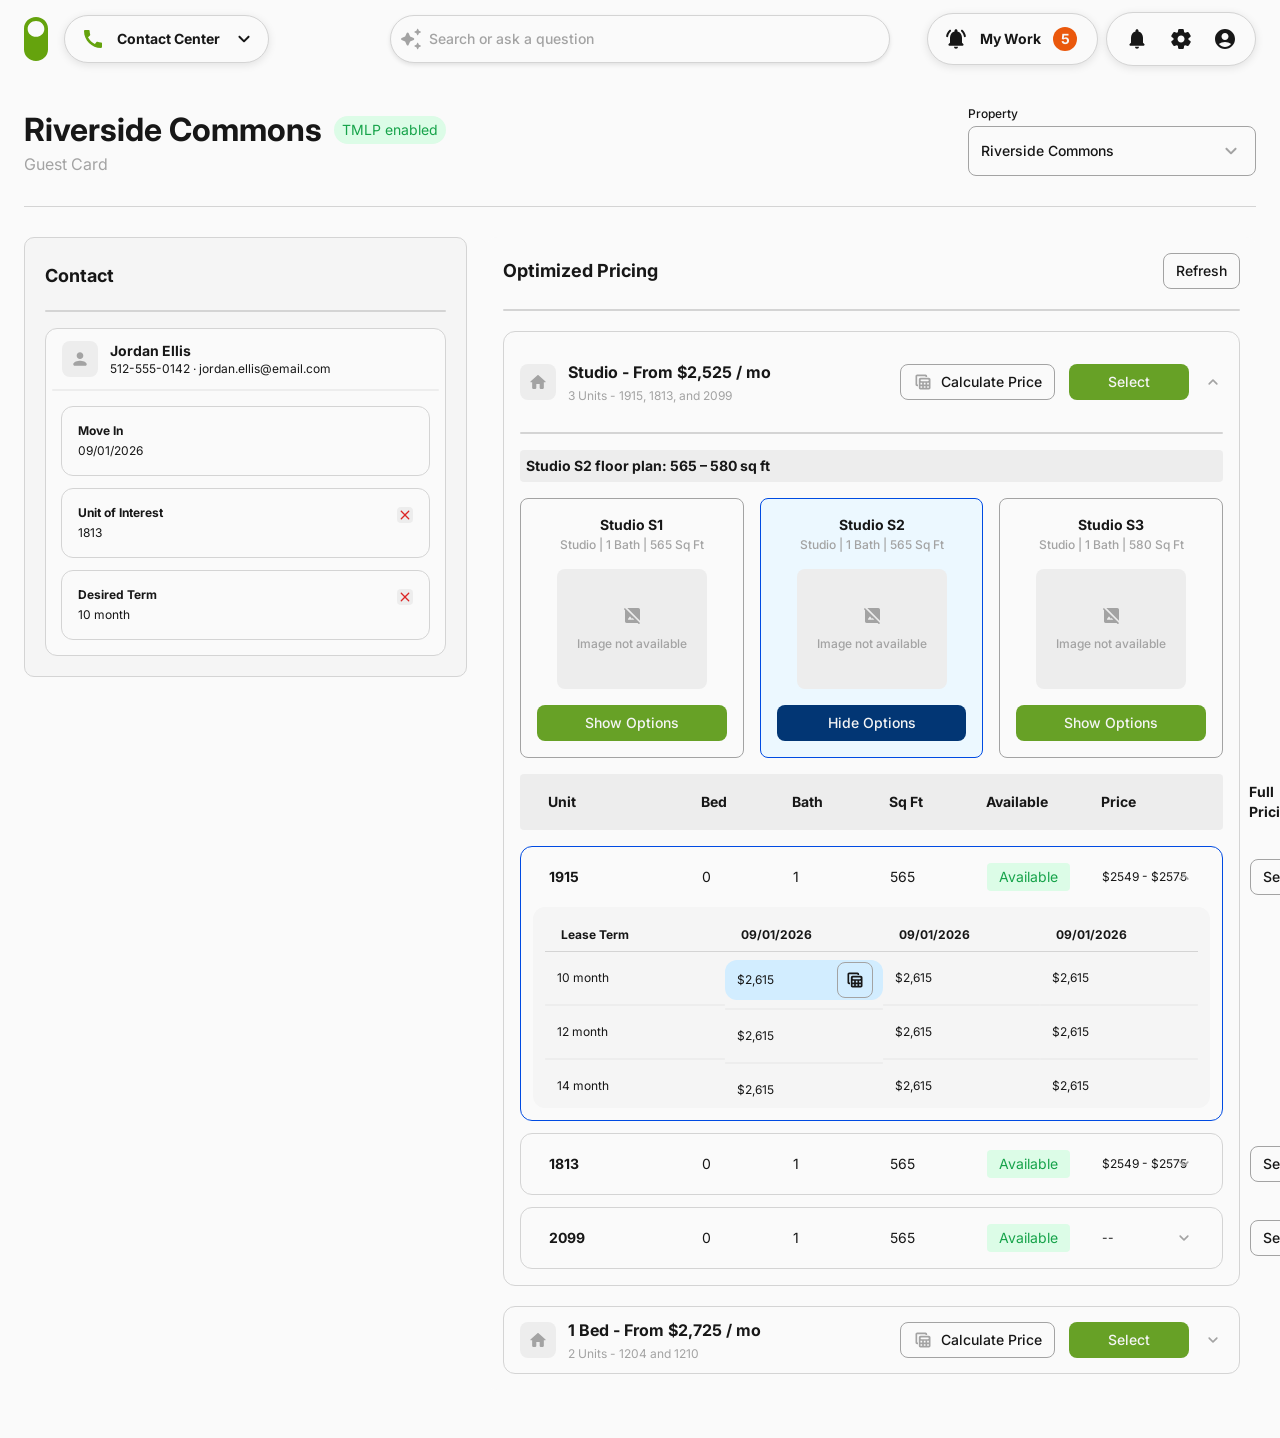
<file: demo-cursor/contact-center-flyout.html>
<!DOCTYPE html>
<html lang="en">
  <head>
    <meta charset="UTF-8" />
    <meta name="viewport" content="width=device-width, initial-scale=1.0" />
    <title>Contact Center — Optimized Pricing Flyout</title>
    <link rel="preconnect" href="https://fonts.googleapis.com" />
    <link rel="preconnect" href="https://fonts.gstatic.com" crossorigin />
    <link href="https://fonts.googleapis.com/css2?family=Inter:wght@400;500;700&display=swap" rel="stylesheet" />
    <link rel="stylesheet" href="contact-center-flyout.css?v=20261002e" />
  </head>
  <body>
    <a class="skip-link" href="#pricing">Skip to pricing</a>
    <header class="nav">
      <div class="nav-brand">
        <img src="assets/contact-center/logo.svg" alt="" />
        <button type="button" class="product-switch" aria-label="Contact Center">
          <img src="assets/contact-center/icon-call.svg" alt="" />
          <span>Contact Center</span>
          <img src="assets/contact-center/icon-chevron.svg" alt="" />
        </button>
      </div>
      <form class="search" role="search">
        <img src="assets/contact-center/icon-sparkle.svg" alt="" />
        <input type="search" placeholder="Search or ask a question" aria-label="Search or ask a question" />
      </form>
      <div class="nav-tools">
        <button type="button" class="my-work">
          <img src="assets/contact-center/icon-bell-active.svg" alt="" />
          <span>My Work</span>
          <span class="work-count">5</span>
        </button>
        <div class="tool-cluster">
          <button type="button" class="icon-hit" aria-label="Notifications">
            <img src="assets/contact-center/icon-bell.svg" alt="" />
          </button>
          <button type="button" class="icon-hit" aria-label="Settings">
            <img src="assets/contact-center/icon-settings.svg" alt="" />
          </button>
          <button type="button" class="icon-hit" aria-label="Account">
            <img src="assets/contact-center/icon-account.svg" alt="" />
          </button>
        </div>
      </div>
    </header>

    <main class="page">
      <div class="page-header">
        <div>
          <h1 class="page-title">Riverside Commons <span class="badge-pill">TMLP enabled</span></h1>
          <p class="eyebrow">Guest Card</p>
        </div>
        <div class="property">
          <label class="property-label" id="property-label" for="property-button">Property</label>
          <button type="button" class="property-button" id="property-button" aria-haspopup="listbox" aria-expanded="false" aria-labelledby="property-label property-value">
            <span id="property-value">Riverside Commons</span>
            <img src="assets/contact-center/icon-dropdown.svg" alt="" />
          </button>
          <ul class="property-menu" id="property-menu" role="listbox" hidden>
            <li><button type="button" role="option" data-property="Riverside Commons" aria-selected="true">Riverside Commons</button></li>
          </ul>
        </div>
      </div>
      <hr class="section-rule" />

      <div class="layout layout--flyout">
        <aside class="sidebar" aria-label="Contact">
          <section class="side-card" aria-labelledby="contact-title">
            <div class="side-card-head">
              <h2 class="panel-title" id="contact-title">Contact</h2>
            </div>
            <div class="panel-rule"></div>

            <div class="contact-card">
              <div class="person">
                <span class="icon-chip"><img src="assets/contact-center/icon-person.svg" alt="" width="20" height="20" /></span>
                <div>
                  <strong>Jordan Ellis</strong>
                  <p>512-555-0142 · jordan.ellis@email.com</p>
                </div>
              </div>
              <div class="hairline"></div>
              <div class="metrics metrics--stack">
                <article class="metric">
                  <strong>Move In</strong>
                  <p id="move-in">09/01/2026</p>
                </article>
                <article class="metric">
                  <div class="metric-row">
                    <div>
                      <strong>Unit of Interest</strong>
                      <p id="unit-interest">1813</p>
                    </div>
                    <button type="button" class="clear-button" id="clear-interest" aria-label="Clear unit of interest">
                      <img src="assets/contact-center/icon-close.svg" alt="" width="16" height="16" />
                    </button>
                  </div>
                </article>
                <article class="metric">
                  <div class="metric-row">
                    <div>
                      <strong>Desired Term</strong>
                      <p id="desired-term">10 month</p>
                    </div>
                    <button type="button" class="clear-button" id="clear-term" aria-label="Clear desired term">
                      <img src="assets/contact-center/icon-close.svg" alt="" width="16" height="16" />
                    </button>
                  </div>
                </article>
              </div>
            </div>
          </section>
        </aside>

        <section class="pricing-panel" id="pricing" aria-labelledby="pricing-title">
          <div class="pricing-head">
            <h2 class="panel-title" id="pricing-title">Optimized Pricing</h2>
            <button type="button" class="btn btn-secondary" id="refresh">Refresh</button>
          </div>
          <div class="panel-rule"></div>
          <div class="pricing-stack" id="pricing-groups"></div>
        </section>
      </div>
    </main>

    <div class="flyout-root" id="flyout-root" hidden>
      <div class="flyout-backdrop" id="flyout-backdrop"></div>
      <aside class="flyout" id="flyout" role="dialog" aria-modal="true" aria-labelledby="flyout-title" tabindex="-1">
        <header class="flyout-header">
          <span class="icon-chip icon-chip--lg">
            <img src="assets/contact-center/icon-calculator.svg" alt="" width="32" height="32" />
          </span>
          <div class="flyout-heading">
            <h2 id="flyout-title">Pricing Calculator</h2>
            <p id="flyout-property">Riverside Commons</p>
          </div>
          <button type="button" class="flyout-close" id="flyout-close" aria-label="Close pricing calculator">
            <img src="assets/contact-center/icon-flyout-close.svg" alt="" width="20" height="20" />
          </button>
        </header>
        <div class="panel-rule"></div>

        <div class="flyout-body">
          <p class="info-banner info-banner--flyout">
            <img src="assets/contact-center/icon-info-banner.svg" alt="" width="16" height="16" />
            <span>Fee selections apply to this property and carry over when you change units or floorplans.</span>
          </p>

          <div class="rent-matrix-head">
            <h3>Rent Matrix</h3>
            <div class="unit-picker">
              <label class="property-label" id="unit-picker-label" for="unit-picker-button">Unit</label>
              <button type="button" class="property-button" id="unit-picker-button" aria-haspopup="listbox" aria-expanded="false" aria-labelledby="unit-picker-label unit-picker-value">
                <span id="unit-picker-value">1813 (S2)</span>
                <img src="assets/contact-center/icon-dropdown.svg" alt="" />
              </button>
              <ul class="property-menu" id="unit-picker-menu" role="listbox" hidden></ul>
            </div>
          </div>

          <div class="flyout-terms" id="flyout-terms"></div>

          <h3 class="quote-details-title">Quote Details</h3>
          <div class="quote-details" id="quote-details">
            <article class="quote-field">
              <strong>Unit</strong>
              <p>
                <span id="quote-unit">1813 (S2)</span>
                <button type="button" class="edit-affordance" id="quote-edit-unit" aria-label="Edit unit">
                  <img src="assets/contact-center/icon-edit.svg" alt="" width="20" height="20" />
                </button>
              </p>
            </article>
            <article class="quote-field">
              <strong>Move In</strong>
              <p id="quote-move-in">09/01/2026</p>
            </article>
            <article class="quote-field">
              <strong>Lease Term</strong>
              <p id="quote-term">10 Months</p>
            </article>
            <article class="quote-field">
              <strong>Base Rent</strong>
              <p id="quote-base">10 Months</p>
            </article>
          </div>
          <div class="panel-rule"></div>

          <div class="fees-card fees-card--flyout" id="fees-card">
            <button type="button" class="fees-toggle" id="fees-toggle" aria-expanded="false" aria-controls="fees-body">
              <img src="assets/contact-center/icon-fees-leading.svg" alt="" width="20" height="20" />
              <span class="fees-copy">
                <strong id="fees-total-label">$1,758.00 Total Monthly Price*</strong>
                <span>Recurring Fees</span>
              </span>
              <img class="fees-chevron" src="assets/contact-center/icon-expand-more.svg" alt="" width="20" height="20" />
            </button>
            <div class="fees-body" id="fees-body" hidden>
              <div class="hairline"></div>
              <div class="fee-row fee-row--strong">
                <span>Base Rent</span>
                <span id="fee-base">$1,629</span>
              </div>
              <div class="hairline"></div>
              <div class="fee-group">
                <strong>Access</strong>
                <div class="fee-row"><span>Access Device</span><span>$15</span></div>
                <div class="fee-row"><span>Access Device Replacement</span><span>$10</span></div>
              </div>
              <div class="hairline"></div>
              <div class="fee-group">
                <strong>Utilities</strong>
                <div class="fee-row"><span>Electricity</span><span>$40</span></div>
                <div class="fee-row"><span>Gas/Heat</span><span>$50</span></div>
                <div class="fee-row"><span>Internet/Wifi</span><span>$20</span></div>
                <div class="fee-row"><span>Pest Control</span><span>$40</span></div>
                <div class="fee-row"><span>Valet Trash</span><span>Varies</span></div>
              </div>
            </div>
          </div>

          <div class="addons-card addons-card--flyout">
            <div class="addons-table-head">
              <span>Personalized Add-Ons</span>
              <span>Count</span>
              <span>Monthly</span>
            </div>
            <div class="addon-list" id="addon-list"></div>
          </div>

          <p class="special-banner">
            <img src="assets/contact-center/icon-star-special.svg" alt="" width="16" height="16" />
            <span><strong>Property special:</strong> One month free on 12-month lease (display only — does not affect total)</span>
          </p>
        </div>

        <footer class="flyout-footer">
          <div>
            <p class="total-label">Total Monthly Leasing Price</p>
            <p class="total-value" id="calc-total"><span class="total-unit">Unit 1813 (S2) - </span><span class="total-amount">$2,900/mon</span></p>
          </div>
          <div class="calculator-actions flyout-actions">
            <button type="button" class="link-cancel" id="calc-cancel">Cancel</button>
            <button type="button" class="btn btn-green btn-save-flyout" id="calc-save">Save</button>
          </div>
        </footer>
      </aside>
    </div>

    <div class="toast" id="toast" role="status" hidden></div>
    <script src="contact-center-flyout.js?v=20261002e"></script>
  </body>
</html>
</file>
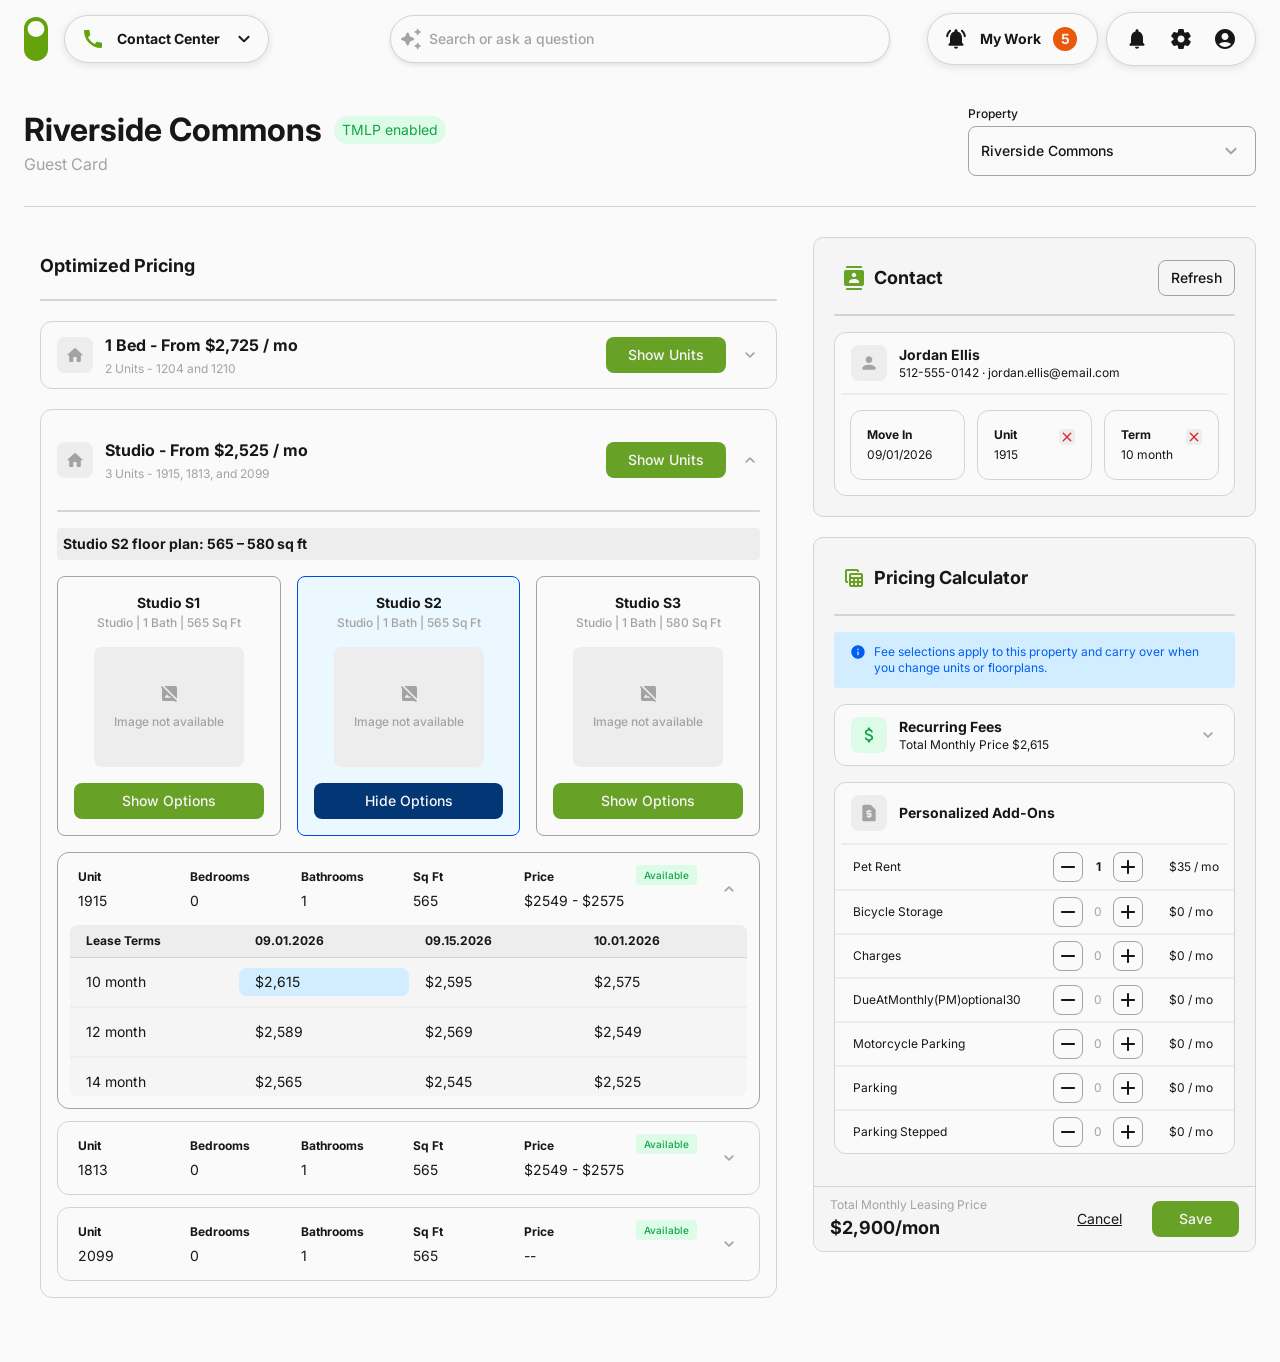
<file: demo-cursor/contact-center.html>
<!DOCTYPE html>
<html lang="en">
  <head>
    <meta charset="UTF-8" />
    <meta name="viewport" content="width=device-width, initial-scale=1.0" />
    <title>Contact Center — Optimized Pricing</title>
    <link rel="preconnect" href="https://fonts.googleapis.com" />
    <link rel="preconnect" href="https://fonts.gstatic.com" crossorigin />
    <link href="https://fonts.googleapis.com/css2?family=Inter:wght@400;500;700&display=swap" rel="stylesheet" />
    <link rel="stylesheet" href="contact-center.css?v=20261002" />
  </head>
  <body>
    <a class="skip-link" href="#pricing">Skip to pricing</a>
    <header class="nav">
      <div class="nav-brand">
        <img src="assets/contact-center/logo.svg" alt="" />
        <button type="button" class="product-switch" aria-label="Contact Center">
          <img src="assets/contact-center/icon-call.svg" alt="" />
          <span>Contact Center</span>
          <img src="assets/contact-center/icon-chevron.svg" alt="" />
        </button>
      </div>
      <form class="search" role="search">
        <img src="assets/contact-center/icon-sparkle.svg" alt="" />
        <input type="search" placeholder="Search or ask a question" aria-label="Search or ask a question" />
      </form>
      <div class="nav-tools">
        <button type="button" class="my-work">
          <img src="assets/contact-center/icon-bell-active.svg" alt="" />
          <span>My Work</span>
          <span class="work-count">5</span>
        </button>
        <div class="tool-cluster">
          <button type="button" class="icon-hit" aria-label="Notifications">
            <img src="assets/contact-center/icon-bell.svg" alt="" />
          </button>
          <button type="button" class="icon-hit" aria-label="Settings">
            <img src="assets/contact-center/icon-settings.svg" alt="" />
          </button>
          <button type="button" class="icon-hit" aria-label="Account">
            <img src="assets/contact-center/icon-account.svg" alt="" />
          </button>
        </div>
      </div>
    </header>

    <main class="page">
      <div class="page-header">
        <div>
          <h1 class="page-title">Riverside Commons <span class="badge-pill">TMLP enabled</span></h1>
          <p class="eyebrow">Guest Card</p>
        </div>
        <div class="property">
          <label class="property-label" id="property-label" for="property-button">Property</label>
          <button type="button" class="property-button" id="property-button" aria-haspopup="listbox" aria-expanded="false" aria-labelledby="property-label property-value">
            <span id="property-value">Riverside Commons</span>
            <img src="assets/contact-center/icon-dropdown.svg" alt="" />
          </button>
          <ul class="property-menu" id="property-menu" role="listbox" hidden>
            <li><button type="button" role="option" data-property="Riverside Commons" aria-selected="true">Riverside Commons</button></li>
          </ul>
        </div>
      </div>
      <hr class="section-rule" />

      <div class="layout">
        <section class="pricing-panel" id="pricing" aria-labelledby="pricing-title">
          <h2 class="panel-title" id="pricing-title">Optimized Pricing</h2>
          <div class="panel-rule"></div>
          <div class="pricing-stack" id="pricing-groups"></div>
        </section>

        <aside class="sidebar" aria-label="Contact and pricing">
          <section class="side-card" aria-labelledby="contact-title">
            <div class="side-card-head">
              <span class="icon-chip icon-chip--plain">
                <img src="assets/contact-center/icon-contact-green.svg" alt="" width="24" height="24" />
              </span>
              <h2 class="panel-title" id="contact-title">Contact</h2>
              <button type="button" class="btn btn-secondary" id="refresh">Refresh</button>
            </div>
            <div class="panel-rule"></div>

            <div class="contact-card">
              <div class="person">
                <span class="icon-chip"><img src="assets/contact-center/icon-person.svg" alt="" width="20" height="20" /></span>
                <div>
                  <strong>Jordan Ellis</strong>
                  <p>512-555-0142 · jordan.ellis@email.com</p>
                </div>
              </div>
              <div class="hairline"></div>
              <div class="metrics">
                <article class="metric">
                  <strong>Move In</strong>
                  <p id="move-in">09/01/2026</p>
                </article>
                <article class="metric">
                  <div class="metric-row">
                    <div>
                      <strong>Unit</strong>
                      <p id="unit-interest">1915</p>
                    </div>
                    <button type="button" class="clear-button" id="clear-interest" aria-label="Clear unit of interest">
                      <img src="assets/contact-center/icon-close.svg" alt="" width="16" height="16" />
                    </button>
                  </div>
                </article>
                <article class="metric">
                  <div class="metric-row">
                    <div>
                      <strong>Term</strong>
                      <p id="desired-term">10 month</p>
                    </div>
                    <button type="button" class="clear-button" id="clear-term" aria-label="Clear desired term">
                      <img src="assets/contact-center/icon-close.svg" alt="" width="16" height="16" />
                    </button>
                  </div>
                </article>
              </div>
            </div>
          </section>

          <section class="side-card calculator-card" aria-labelledby="calculator-title">
            <div class="side-card-head">
              <span class="icon-chip icon-chip--plain">
                <img src="assets/contact-center/icon-calculator-green.svg" alt="" width="24" height="24" />
              </span>
              <h2 class="panel-title" id="calculator-title">Pricing Calculator</h2>
            </div>
            <div class="panel-rule"></div>
            <p class="info-banner">
              <img src="assets/contact-center/icon-notification-info.svg" alt="" width="16" height="16" />
              <span>Fee selections apply to this property and carry over when you change units or floorplans.</span>
            </p>

            <div class="fees-card" id="fees-card">
              <button type="button" class="fees-toggle" id="fees-toggle" aria-expanded="false" aria-controls="fees-body">
                <span class="icon-chip icon-chip--success">
                  <img src="assets/contact-center/icon-fees.svg" alt="" width="20" height="20" />
                </span>
                <span class="fees-copy">
                  <strong>Recurring Fees</strong>
                  <span id="fees-subtitle">Total Monthly Price $2,615</span>
                </span>
                <img class="fees-chevron" src="assets/contact-center/icon-expand-more.svg" alt="" width="20" height="20" />
              </button>
              <div class="fees-body" id="fees-body" hidden>
                <div class="hairline"></div>
                <div class="fee-row fee-row--strong">
                  <span>Base Rent</span>
                  <span id="fee-base">$2,445</span>
                </div>
                <div class="hairline"></div>
                <div class="fee-group">
                  <strong>Access</strong>
                  <div class="fee-row"><span>Access Device</span><span>$15</span></div>
                  <div class="fee-row"><span>Access Device Replacement</span><span>$10</span></div>
                </div>
                <div class="hairline"></div>
                <div class="fee-group">
                  <strong>Utilities</strong>
                  <div class="fee-row"><span>Electricity</span><span>$40</span></div>
                  <div class="fee-row"><span>Gas / Heat</span><span>$50</span></div>
                  <div class="fee-row"><span>Internet / Wifi</span><span>$20</span></div>
                  <div class="fee-row"><span>Pest Control</span><span>$35</span></div>
                  <div class="fee-row"><span>Trash Valet</span><span>Varies</span></div>
                </div>
              </div>
            </div>

            <div class="addons-card">
              <div class="addons-head">
                <span class="icon-chip"><img src="assets/contact-center/icon-addons.svg" alt="" width="20" height="20" /></span>
                <strong>Personalized Add-Ons</strong>
              </div>
              <div class="hairline"></div>
              <div class="addon-list" id="addon-list"></div>
            </div>

            <footer class="calculator-footer">
              <div>
                <p class="total-label">Total Monthly Leasing Price</p>
                <p class="total-value" id="calc-total">$2,900/mon</p>
              </div>
              <div class="calculator-actions">
                <button type="button" class="link-cancel" id="calc-cancel">Cancel</button>
                <button type="button" class="btn btn-green" id="calc-save">Save</button>
              </div>
            </footer>
          </section>
        </aside>
      </div>
    </main>

    <div class="toast" id="toast" role="status" hidden></div>
    <script src="contact-center.js?v=20261002"></script>
  </body>
</html>
</file>
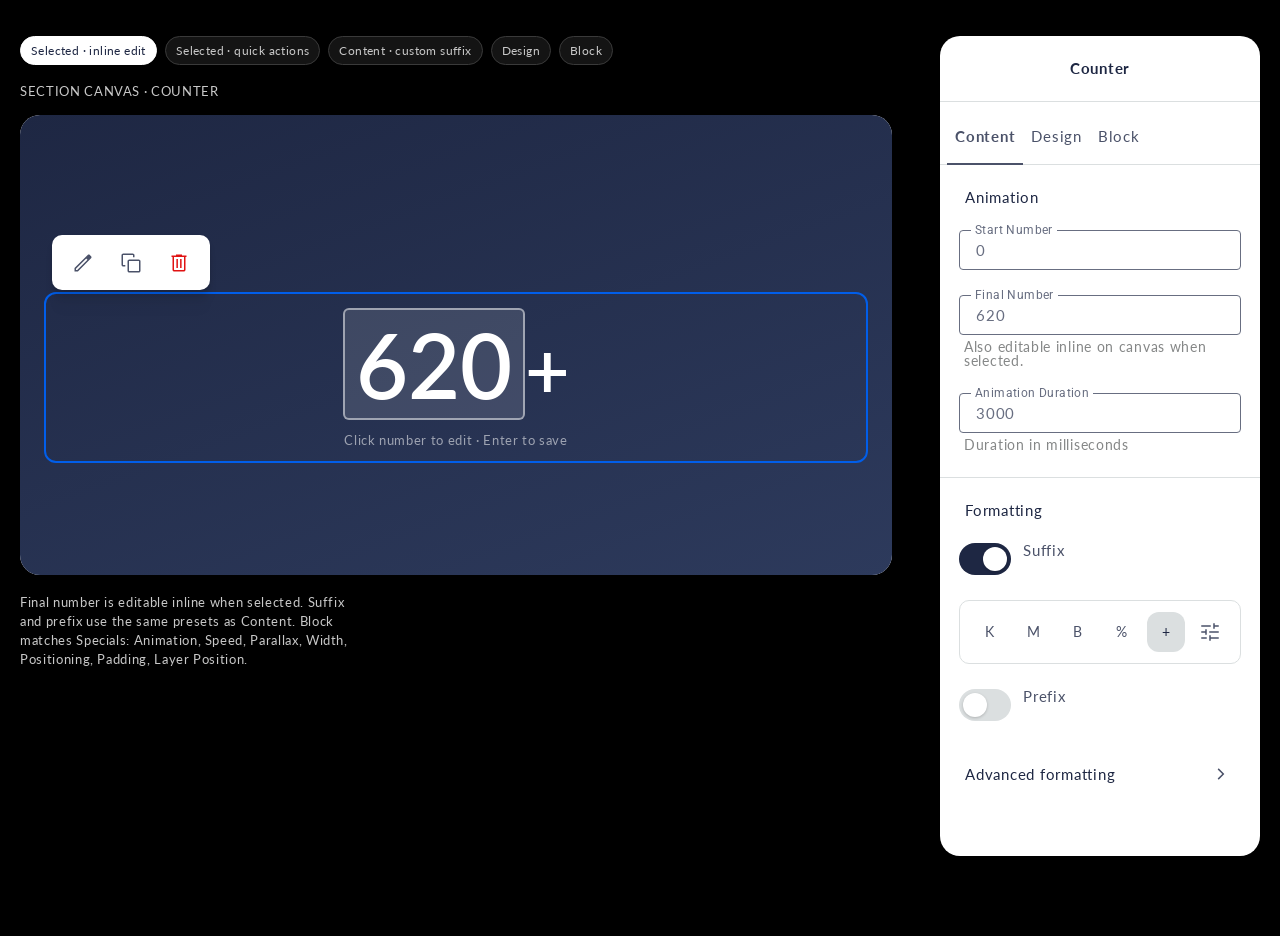
<file: demo-cursor/counter.html>
<!DOCTYPE html>
<html lang="en">
  <head>
    <meta charset="UTF-8" />
    <meta name="viewport" content="width=device-width, initial-scale=1.0" />
    <title>Counter — Editor</title>
    <meta
      name="description"
      content="Counter block editor mock using New Editor Blocks / Material 3 controls."
    />
    <link rel="preconnect" href="https://fonts.googleapis.com" />
    <link rel="preconnect" href="https://fonts.gstatic.com" crossorigin />
    <link
      href="https://fonts.googleapis.com/css2?family=Lato:wght@400;700&family=Roboto:wght@400;700&display=swap"
      rel="stylesheet"
    />
    <link rel="stylesheet" href="styles.css" />
    <link rel="stylesheet" href="counter.css" />
  </head>
  <body>
    <a class="skip-link" href="#floater">Skip to block settings</a>

    <main class="workspace">
      <section class="canvas" aria-label="Page canvas">
        <div class="review-bar" role="group" aria-label="Review states">
          <button type="button" class="chip active" data-mode="inline">Selected · inline edit</button>
          <button type="button" class="chip" data-mode="quick">Selected · quick actions</button>
          <button type="button" class="chip" data-mode="custom">Content · custom suffix</button>
          <button type="button" class="chip" data-mode="design">Design</button>
          <button type="button" class="chip" data-mode="block">Block</button>
        </div>

        <p class="canvas-kicker" id="canvas-kicker">Section canvas · Counter</p>

        <article class="page-card" id="page-card">
          <div class="page-body page-body-center">
            <div class="block-wrap" id="block-wrap" data-align="center">
              <div class="quick-actions" role="toolbar" aria-label="Counter quick actions" id="quick-actions">
                <button type="button" class="icon-button" id="qa-edit" aria-label="Edit">
                  <span class="icon-24"><img src="assets/icon-qa-edit.svg" alt="" width="24" height="24" /></span>
                </button>
                <button type="button" class="icon-button" aria-label="Clone">
                  <span class="icon-24"><img src="assets/icon-qa-copy.svg" alt="" width="24" height="24" /></span>
                </button>
                <button type="button" class="icon-button" aria-label="Delete">
                  <span class="icon-24"><img src="assets/icon-qa-delete.svg" alt="" width="24" height="24" /></span>
                </button>
              </div>

              <div class="counter-display" id="counter-display">
                <span class="counter-prefix" id="display-prefix"></span>
                <span class="counter-number" id="number-slot">
                  <input type="number" id="inline-input" value="620" aria-label="Final number" />
                  <span id="static-number" hidden>620</span>
                </span>
                <span class="counter-suffix" id="display-suffix">+</span>
              </div>
              <p class="inline-hint" id="inline-hint">Click number to edit · Enter to save</p>
            </div>
          </div>
        </article>

        <p class="canvas-hint" id="canvas-hint">
          Final number is editable inline when selected. Suffix and prefix use the same presets as Content.
          Block matches Specials: Animation, Speed, Parallax, Width, Positioning, Padding, Layer Position.
        </p>
      </section>

      <aside class="panel" id="floater" aria-label="Block settings">
        <div class="panel-main">
          <header class="panel-header">
            <h1>Counter</h1>
          </header>

          <div class="tabs" role="tablist" aria-label="Block settings">
            <button
              class="tab active"
              type="button"
              role="tab"
              id="tab-content"
              aria-selected="true"
              aria-controls="panel-content"
            >
              Content
            </button>
            <button
              class="tab"
              type="button"
              role="tab"
              id="tab-design"
              aria-selected="false"
              aria-controls="panel-design"
            >
              Design
            </button>
            <button
              class="tab"
              type="button"
              role="tab"
              id="tab-block"
              aria-selected="false"
              aria-controls="panel-block"
            >
              Block
            </button>
          </div>

          <div class="tab-panels">
            <!-- CONTENT -->
            <div class="tab-panel" id="panel-content" role="tabpanel" aria-labelledby="tab-content">
              <p class="section-label">Animation</p>

              <label class="field">
                <span class="field-label">Start Number</span>
                <input type="number" id="start-val" value="0" />
              </label>

              <label class="field">
                <span class="field-label">Final Number</span>
                <input type="number" id="end-val" value="620" />
                <span class="field-help">Also editable inline on canvas when selected.</span>
              </label>

              <label class="field">
                <span class="field-label">Animation Duration</span>
                <input type="number" id="duration" value="3000" />
                <span class="field-help">Duration in milliseconds</span>
              </label>

              <hr class="panel-divider" />

              <p class="section-label">Formatting</p>

              <div class="toggle-row">
                <button
                  type="button"
                  class="switch on"
                  id="suffix-toggle"
                  role="switch"
                  aria-checked="true"
                  aria-labelledby="suffix-label"
                ></button>
                <div class="toggle-copy">
                  <span id="suffix-label">Suffix</span>
                </div>
              </div>
              <div class="suffix-options" id="suffix-options">
                <div class="chip-row" id="suffix-grid" role="group" aria-label="Suffix preset">
                  <button type="button" data-val="K">K</button>
                  <button type="button" data-val="M">M</button>
                  <button type="button" data-val="B">B</button>
                  <button type="button" data-val="%">%</button>
                  <button type="button" class="active" data-val="+">+</button>
                  <button type="button" class="tune" data-val="custom" id="suffix-custom-btn" aria-label="Custom suffix">
                    <span class="icon-24"><img src="assets/icon-tune.svg" alt="" width="24" height="24" /></span>
                  </button>
                </div>
                <label class="field" id="suffix-custom-field" hidden>
                  <span class="field-label">Custom suffix</span>
                  <input type="text" id="suffix-custom-input" value="k+" placeholder="e.g. bps, years" />
                  <span class="field-help">~13% of production counters use a non-preset suffix.</span>
                </label>
              </div>

              <div class="toggle-row">
                <button
                  type="button"
                  class="switch"
                  id="prefix-toggle"
                  role="switch"
                  aria-checked="false"
                  aria-labelledby="prefix-label"
                ></button>
                <div class="toggle-copy">
                  <span id="prefix-label">Prefix</span>
                </div>
              </div>
              <div class="prefix-options" id="prefix-options" hidden>
                <div class="chip-row" id="prefix-grid" role="group" aria-label="Prefix preset">
                  <button type="button" data-val="$">$</button>
                  <button type="button" data-val="+">+</button>
                  <button type="button" class="tune" data-val="custom" id="prefix-custom-btn" aria-label="Custom prefix">
                    <span class="icon-24"><img src="assets/icon-tune.svg" alt="" width="24" height="24" /></span>
                  </button>
                </div>
                <label class="field" id="prefix-custom-field" hidden>
                  <span class="field-label">Custom prefix</span>
                  <input type="text" id="prefix-custom-input" placeholder="e.g. ~" />
                </label>
              </div>

              <button class="setting-row" type="button" id="advanced-toggle" aria-expanded="false" aria-controls="advanced-body">
                <span>Advanced formatting</span>
                <span class="icon-button" aria-hidden="true">
                  <span class="icon-24"><img src="assets/icon-row-chevron.svg" alt="" width="24" height="24" /></span>
                </span>
              </button>
              <div class="advanced-body" id="advanced-body" hidden>
                <label class="field">
                  <span class="field-label">Decimal Places</span>
                  <input type="number" id="decimals" value="0" min="0" max="4" />
                </label>
                <label class="field">
                  <span class="field-label">Decimal character</span>
                  <input type="text" id="decimal-char" value="." maxlength="1" />
                </label>
                <label class="field">
                  <span class="field-label">Thousands separator</span>
                  <input type="text" id="separator" value="," maxlength="1" />
                </label>
              </div>
            </div>

            <!-- DESIGN -->
            <div class="tab-panel" id="panel-design" role="tabpanel" aria-labelledby="tab-design" hidden>
              <p class="section-label">Font Color</p>
              <div class="color-card">
                <button
                  class="color-trigger"
                  type="button"
                  id="color-trigger"
                  aria-haspopup="listbox"
                  aria-expanded="false"
                  aria-label="Font color"
                >
                  <span class="swatch" id="color-swatch" style="background: #ffffff"></span>
                  <span class="color-name" id="color-name">White</span>
                  <span class="icon-button" aria-hidden="true">
                    <span class="icon-24"><img src="assets/icon-chevron.svg" alt="" width="24" height="24" /></span>
                  </span>
                </button>
                <ul class="color-menu" id="color-menu" hidden role="listbox" aria-label="Font colors">
                  <li>
                    <button type="button" data-color="White" data-hex="#ffffff" aria-selected="true">
                      <span class="swatch" style="background: #fff"></span>White
                    </button>
                  </li>
                  <li>
                    <button type="button" data-color="Primary" data-hex="#ff005a" aria-selected="false">
                      <span class="swatch" style="background: #ff005a"></span>Primary
                    </button>
                  </li>
                  <li>
                    <button type="button" data-color="Secondary" data-hex="#1e2743" aria-selected="false">
                      <span class="swatch" style="background: #1e2743"></span>Secondary
                    </button>
                  </li>
                  <li>
                    <button type="button" data-color="Custom" data-hex="#d2d2d2" aria-selected="false">
                      <span class="swatch" style="background: #d2d2d2"></span>Custom
                    </button>
                  </li>
                  <li class="color-menu-footer">
                    <button type="button" class="color-site-styles">Edit Site Styles</button>
                  </li>
                </ul>
              </div>

              <hr class="panel-divider" />

              <div class="field">
                <span class="field-label" id="heading-label">Font Style</span>
                <button
                  type="button"
                  class="field-trigger"
                  id="heading-trigger"
                  aria-haspopup="listbox"
                  aria-expanded="false"
                  aria-labelledby="heading-label heading-value"
                >
                  <span id="heading-value">H4</span>
                  <span class="icon-button" aria-hidden="true">
                    <span class="icon-24"><img src="assets/icon-chevron.svg" alt="" width="24" height="24" /></span>
                  </span>
                </button>
                <ul class="field-menu" id="heading-menu" hidden role="listbox" aria-labelledby="heading-label">
                  <li><button type="button" role="option" data-heading="" aria-selected="false">Default</button></li>
                  <li><button type="button" role="option" data-heading="h1" aria-selected="false">H1</button></li>
                  <li><button type="button" role="option" data-heading="h2" aria-selected="false">H2</button></li>
                  <li><button type="button" role="option" data-heading="h3" aria-selected="false">H3</button></li>
                  <li><button type="button" role="option" data-heading="h4" aria-selected="true">H4</button></li>
                  <li><button type="button" role="option" data-heading="h5" aria-selected="false">H5</button></li>
                  <li><button type="button" role="option" data-heading="h6" aria-selected="false">H6</button></li>
                  <li><button type="button" role="option" data-heading="custom" aria-selected="false">Custom</button></li>
                </ul>
              </div>

              <div class="inline-field" id="custom-font-size" hidden>
                <span class="inline-field-label" id="font-size-label">Custom Font Size</span>
                <div class="combo" role="group" aria-labelledby="font-size-label">
                  <input type="text" inputmode="decimal" id="font-size" value="90" aria-label="Font size" />
                  <button
                    type="button"
                    class="combo-unit"
                    id="unit-trigger"
                    aria-haspopup="listbox"
                    aria-expanded="false"
                    aria-label="Font size unit"
                  >
                    <span id="unit-value">px</span>
                    <span class="icon-24" aria-hidden="true">
                      <img src="assets/icon-chevron.svg" alt="" width="24" height="24" />
                    </span>
                  </button>
                  <ul class="field-menu combo-menu" id="unit-menu" hidden role="listbox" aria-label="Font size units">
                    <li><button type="button" role="option" data-unit="px" aria-selected="true">px</button></li>
                    <li><button type="button" role="option" data-unit="rem" aria-selected="false">rem</button></li>
                    <li><button type="button" role="option" data-unit="em" aria-selected="false">em</button></li>
                  </ul>
                </div>
              </div>

              <hr class="panel-divider" />

              <p class="section-label">Text Alignment</p>
              <div class="icon-bar" id="align-source" role="group" aria-label="Text Alignment">
                <button type="button" data-align="left" aria-label="Align left">
                  <span class="icon-24"><img src="assets/icon-align-left.svg" alt="" width="24" height="24" /></span>
                </button>
                <button type="button" class="active" data-align="center" aria-label="Align center">
                  <span class="icon-24"><img src="assets/icon-align-center.svg" alt="" width="24" height="24" /></span>
                </button>
                <button type="button" data-align="right" aria-label="Align right">
                  <span class="icon-24"><img src="assets/icon-align-right.svg" alt="" width="24" height="24" /></span>
                </button>
              </div>
            </div>

            <!-- BLOCK -->
            <div class="tab-panel" id="panel-block" role="tabpanel" aria-labelledby="tab-block" hidden>
              <p class="section-label">Animation</p>
              <div class="field">
                <span class="field-label" id="animation-label">Behavior</span>
                <button
                  type="button"
                  class="field-trigger"
                  id="animation-trigger"
                  aria-haspopup="listbox"
                  aria-expanded="false"
                  aria-labelledby="animation-label animation-value"
                >
                  <span id="animation-value">None</span>
                  <span class="icon-button" aria-hidden="true">
                    <span class="icon-24"><img src="assets/icon-chevron.svg" alt="" width="24" height="24" /></span>
                  </span>
                </button>
                <ul class="field-menu" id="animation-menu" hidden role="listbox" aria-labelledby="animation-label">
                  <li><button type="button" role="option" data-animation="" aria-selected="true">None</button></li>
                  <li><button type="button" role="option" data-animation="slide-y" aria-selected="false">Slide From Bottom</button></li>
                  <li><button type="button" role="option" data-animation="zoom-in" aria-selected="false">Grow</button></li>
                  <li><button type="button" role="option" data-animation="zoom-out-in" aria-selected="false">Shrink</button></li>
                  <li><button type="button" role="option" data-animation="zoom-in-more" aria-selected="false">Zoom In</button></li>
                  <li><button type="button" role="option" data-animation="zoom-out" aria-selected="false">Zoom Out</button></li>
                </ul>
              </div>

              <p class="section-label">Speed</p>
              <div class="icon-bar speed-bar" id="speed-source" role="group" aria-label="Speed">
                <button type="button" class="active" data-speed="normal" aria-label="Normal speed">
                  <span class="icon-24"><img src="assets/icon-speed-normal.svg" alt="" width="24" height="24" /></span>
                </button>
                <button type="button" data-speed="fast" aria-label="Fast speed">
                  <span class="icon-24"><img src="assets/icon-speed-fast.svg" alt="" width="24" height="24" /></span>
                </button>
              </div>

              <hr class="panel-divider" />

              <div class="toggle-row">
                <button
                  type="button"
                  class="switch"
                  id="parallax-toggle"
                  role="switch"
                  aria-checked="false"
                  aria-labelledby="parallax-label"
                ></button>
                <div class="toggle-copy">
                  <span id="parallax-label">Parallax</span>
                </div>
              </div>

              <hr class="panel-divider" />

              <p class="section-label">Width</p>
              <div class="segmented has-tune" id="block-width-source" role="group" aria-label="Width">
                <button type="button" data-block-width="50">50%</button>
                <button type="button" data-block-width="75">75%</button>
                <button type="button" class="active" data-block-width="100">100%</button>
                <button type="button" class="tune" id="block-width-tune" aria-label="Custom width">
                  <span class="icon-24"><img src="assets/icon-tune.svg" alt="" width="24" height="24" /></span>
                </button>
              </div>
              <label class="field" id="custom-block-width-field" hidden>
                <span class="field-label">Width</span>
                <input type="number" id="custom-block-width" value="100" min="10" max="100" />
              </label>

              <hr class="panel-divider" />

              <p class="section-label">Positioning</p>
              <div class="field">
                <span class="field-label" id="positioning-label">Position</span>
                <button
                  type="button"
                  class="field-trigger"
                  id="positioning-trigger"
                  aria-haspopup="listbox"
                  aria-expanded="false"
                  aria-labelledby="positioning-label positioning-value"
                >
                  <span id="positioning-value">Default</span>
                  <span class="icon-button" aria-hidden="true">
                    <span class="icon-24"><img src="assets/icon-chevron.svg" alt="" width="24" height="24" /></span>
                  </span>
                </button>
                <ul class="field-menu" id="positioning-menu" hidden role="listbox" aria-labelledby="positioning-label">
                  <li><button type="button" role="option" data-position="default" aria-selected="true">Default</button></li>
                  <li><button type="button" role="option" data-position="absolute" aria-selected="false">Absolute</button></li>
                  <li><button type="button" role="option" data-position="fixed" aria-selected="false">Fixed</button></li>
                  <li><button type="button" role="option" data-position="relative" aria-selected="false">Relative</button></li>
                </ul>
              </div>

              <hr class="panel-divider" />

              <p class="section-label">Padding</p>
              <div class="segmented has-tune" id="padding-source" role="group" aria-label="Padding">
                <button type="button" data-pad="0">—</button>
                <button type="button" class="active" data-pad="8">S</button>
                <button type="button" data-pad="16">M</button>
                <button type="button" data-pad="24">L</button>
                <button type="button" class="tune" id="padding-tune" aria-label="Custom padding">
                  <span class="icon-24"><img src="assets/icon-tune.svg" alt="" width="24" height="24" /></span>
                </button>
              </div>
              <label class="field" id="custom-padding-field" hidden>
                <span class="field-label">Padding</span>
                <input type="number" id="custom-padding" value="8" min="0" max="80" />
              </label>

              <hr class="panel-divider" />

              <div class="layer-row">
                <span class="layer-row-label" id="layer-pos-label">Layer Position</span>
                <label class="field layer-field">
                  <span class="sr-only">Layer</span>
                  <input type="number" id="layer-pos" value="1" min="0" aria-labelledby="layer-pos-label" />
                </label>
              </div>
            </div>
          </div>
        </div>
      </aside>
    </main>

    <script src="counter.js"></script>
  </body>
</html>
</file>
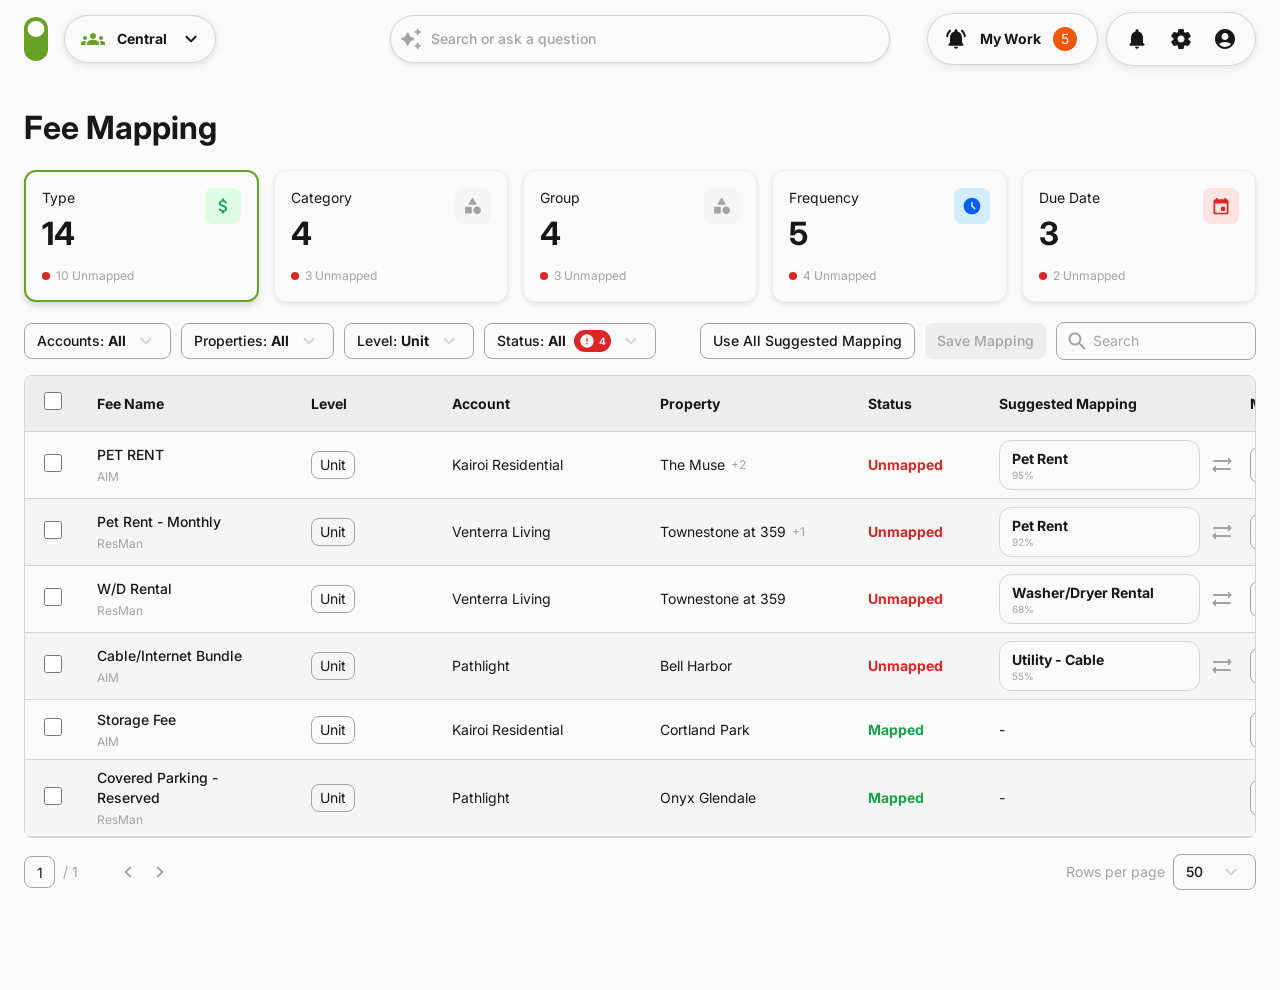
<file: demo-cursor/fee-mapping.html>
<!DOCTYPE html>
<html lang="en">
  <head>
    <meta charset="UTF-8" />
    <meta name="viewport" content="width=device-width, initial-scale=1.0" />
    <title>Fee Mapping</title>
    <link rel="preconnect" href="https://fonts.googleapis.com" />
    <link rel="preconnect" href="https://fonts.gstatic.com" crossorigin />
    <link href="https://fonts.googleapis.com/css2?family=Inter:wght@400;500;700&display=swap" rel="stylesheet" />
    <link rel="stylesheet" href="fee-mapping.css?v=7b12773" />
  </head>
  <body>
    <a class="skip-link" href="#main">Skip to content</a>

    <header class="nav">
      <div class="nav-brand">
        <img src="assets/fee-mapping/logo.svg" alt="" width="24" height="44" />
        <button type="button" class="product-switch" aria-label="Central">
          <img src="assets/fee-mapping/icon-groups.svg" alt="" width="24" height="24" />
          <span>Central</span>
          <img src="assets/fee-mapping/icon-chevron.svg" alt="" width="24" height="24" />
        </button>
      </div>
      <form class="search" role="search">
        <img src="assets/fee-mapping/icon-sparkle.svg" alt="" width="24" height="24" />
        <input type="search" placeholder="Search or ask a question" aria-label="Search or ask a question" />
      </form>
      <div class="nav-tools">
        <button type="button" class="my-work">
          <img src="assets/fee-mapping/icon-bell-active.svg" alt="" width="24" height="24" />
          <span>My Work</span>
          <span class="work-count" aria-label="5 items">5</span>
        </button>
        <div class="tool-cluster">
          <button type="button" class="icon-hit" aria-label="Notifications">
            <img src="assets/fee-mapping/icon-bell.svg" alt="" width="24" height="24" />
          </button>
          <button type="button" class="icon-hit" aria-label="Settings">
            <img src="assets/fee-mapping/icon-settings.svg" alt="" width="24" height="24" />
          </button>
          <button type="button" class="icon-hit" aria-label="Account">
            <img src="assets/fee-mapping/icon-account.svg" alt="" width="24" height="24" />
          </button>
        </div>
      </div>
    </header>

    <main class="page" id="main">
      <div class="page-header">
        <h1 class="page-title">Fee Mapping</h1>
      </div>

      <section class="metrics" aria-label="Mapping metrics">
        <button type="button" class="metric-card is-selected" data-metric="type" aria-pressed="true">
          <div class="metric-top">
            <div>
              <p class="metric-label">Type</p>
              <p class="metric-value">14</p>
            </div>
            <span class="metric-icon metric-icon--success">
              <img src="assets/fee-mapping/icon-type.svg" alt="" width="20" height="20" />
            </span>
          </div>
          <p class="metric-meta">
            <img src="assets/fee-mapping/icon-dot.svg" alt="" width="8" height="8" />
            <span>10 Unmapped</span>
          </p>
        </button>
        <button type="button" class="metric-card" data-metric="category" aria-pressed="false">
          <div class="metric-top">
            <div>
              <p class="metric-label">Category</p>
              <p class="metric-value">4</p>
            </div>
            <span class="metric-icon metric-icon--subtle">
              <img src="assets/fee-mapping/icon-category.svg" alt="" width="20" height="20" />
            </span>
          </div>
          <p class="metric-meta">
            <img src="assets/fee-mapping/icon-dot.svg" alt="" width="8" height="8" />
            <span>3 Unmapped</span>
          </p>
        </button>
        <button type="button" class="metric-card" data-metric="group" aria-pressed="false">
          <div class="metric-top">
            <div>
              <p class="metric-label">Group</p>
              <p class="metric-value">4</p>
            </div>
            <span class="metric-icon metric-icon--subtle">
              <img src="assets/fee-mapping/icon-category.svg" alt="" width="20" height="20" />
            </span>
          </div>
          <p class="metric-meta">
            <img src="assets/fee-mapping/icon-dot.svg" alt="" width="8" height="8" />
            <span>3 Unmapped</span>
          </p>
        </button>
        <button type="button" class="metric-card" data-metric="frequency" aria-pressed="false">
          <div class="metric-top">
            <div>
              <p class="metric-label">Frequency</p>
              <p class="metric-value">5</p>
            </div>
            <span class="metric-icon metric-icon--info">
              <img src="assets/fee-mapping/icon-frequency.svg" alt="" width="20" height="20" />
            </span>
          </div>
          <p class="metric-meta">
            <img src="assets/fee-mapping/icon-dot.svg" alt="" width="8" height="8" />
            <span>4 Unmapped</span>
          </p>
        </button>
        <button type="button" class="metric-card" data-metric="due-date" aria-pressed="false">
          <div class="metric-top">
            <div>
              <p class="metric-label">Due Date</p>
              <p class="metric-value">3</p>
            </div>
            <span class="metric-icon metric-icon--error">
              <img src="assets/fee-mapping/icon-due-date.svg" alt="" width="20" height="20" />
            </span>
          </div>
          <p class="metric-meta">
            <img src="assets/fee-mapping/icon-dot.svg" alt="" width="8" height="8" />
            <span>2 Unmapped</span>
          </p>
        </button>
      </section>

      <div class="toolbar">
        <div class="toolbar-filters">
          <button type="button" class="filter-chip" data-filter="accounts" aria-haspopup="listbox" aria-expanded="false">
            <span>Accounts: <strong>All</strong></span>
            <img src="assets/fee-mapping/icon-dropdown.svg" alt="" width="24" height="24" />
          </button>
          <button type="button" class="filter-chip" data-filter="properties" aria-haspopup="listbox" aria-expanded="false">
            <span>Properties: <strong>All</strong></span>
            <img src="assets/fee-mapping/icon-dropdown.svg" alt="" width="24" height="24" />
          </button>
          <button type="button" class="filter-chip" data-filter="level" aria-haspopup="listbox" aria-expanded="false">
            <span>Level: <strong>Unit</strong></span>
            <img src="assets/fee-mapping/icon-dropdown.svg" alt="" width="24" height="24" />
          </button>
          <button type="button" class="filter-chip" data-filter="status" aria-haspopup="listbox" aria-expanded="false">
            <span>Status: <strong>All</strong></span>
            <span class="status-count" aria-hidden="true">
              <img src="assets/fee-mapping/icon-status-badge.svg" alt="" width="16" height="16" />
              10
            </span>
            <img src="assets/fee-mapping/icon-dropdown.svg" alt="" width="24" height="24" />
          </button>
        </div>
        <div class="toolbar-actions">
          <button type="button" class="btn-secondary btn-secondary--sm" id="use-all-suggested" aria-pressed="false">
            Use All Suggested Mapping
          </button>
          <button type="button" class="btn-primary btn-primary--sm" id="save-mapping" disabled>Save Mapping</button>
          <label class="table-search">
            <img src="assets/fee-mapping/icon-search.svg" alt="" width="24" height="24" />
            <input type="search" id="table-search" placeholder="Search" aria-label="Search fees" />
          </label>
        </div>
      </div>

      <div class="notice" id="unsaved-notice" hidden>
        <img src="assets/fee-mapping/icon-warning.svg" alt="" width="24" height="24" />
        <p>
          <span id="unsaved-count">3</span> unsaved edits. Rows stay in the status they were saved under until you save
          or discard, so the counts above move but nothing reshuffles under you.
        </p>
      </div>

      <div class="table-wrap">
        <table class="fee-table" aria-label="Fee alias mapping">
          <thead>
            <tr>
              <th class="col-check">
                <input type="checkbox" id="select-all" aria-label="Select all rows" />
              </th>
              <th class="col-fee">Fee Name</th>
              <th class="col-level">Level</th>
              <th class="col-account">Account</th>
              <th class="col-property">Property</th>
              <th class="col-status">Status</th>
              <th class="col-suggested">Suggested Mapping</th>
              <th class="col-map">Map to</th>
              <th class="col-applies">Applies to</th>
            </tr>
          </thead>
          <tbody id="fee-rows"></tbody>
        </table>
      </div>

      <footer class="pagination">
        <div class="pagination-left">
          <input type="text" class="page-input" value="1" aria-label="Current page" />
          <span class="page-total">/ 100</span>
          <button type="button" class="page-arrow" aria-label="Previous page">
            <img src="assets/fee-mapping/icon-chevron-left.svg" alt="" width="24" height="24" />
          </button>
          <button type="button" class="page-arrow" aria-label="Next page">
            <img src="assets/fee-mapping/icon-chevron-right.svg" alt="" width="24" height="24" />
          </button>
        </div>
        <div class="pagination-right">
          <span>Rows per page</span>
          <button type="button" class="rows-select" aria-haspopup="listbox" aria-expanded="false">
            <span>50</span>
            <img src="assets/fee-mapping/icon-dropdown.svg" alt="" width="24" height="24" />
          </button>
        </div>
      </footer>
    </main>

    <div class="filter-menu" id="filter-menu" hidden></div>
    <div class="combo-menu" id="combo-menu" hidden role="listbox"></div>
    <div class="property-tooltip" id="property-tooltip" role="tooltip" hidden></div>
    <div class="suggested-tooltip" id="suggested-tooltip" role="tooltip" hidden></div>

    <div class="bulk-bar" id="bulk-bar" hidden>
      <span class="bulk-count"><span id="selected-count">0</span> Selected</span>
      <span class="bulk-divider" aria-hidden="true"></span>
      <button type="button" class="bulk-map" id="bulk-map" aria-haspopup="listbox" aria-expanded="false">
        <span>Map to: <strong>Choose Value</strong></span>
        <img src="assets/fee-mapping/icon-dropdown.svg" alt="" width="24" height="24" />
      </button>
      <ul class="bulk-menu" id="bulk-menu" role="listbox" hidden></ul>
      <button type="button" class="btn-primary btn-primary--sm" id="bulk-save">Save</button>
      <span class="bulk-divider" aria-hidden="true"></span>
      <button type="button" class="bulk-close" id="bulk-close" aria-label="Clear selection">
        <img src="assets/fee-mapping/icon-close.svg" alt="" width="24" height="24" />
      </button>
    </div>

    <script src="fee-mapping.js?v=7b12773"></script>
  </body>
</html>
</file>
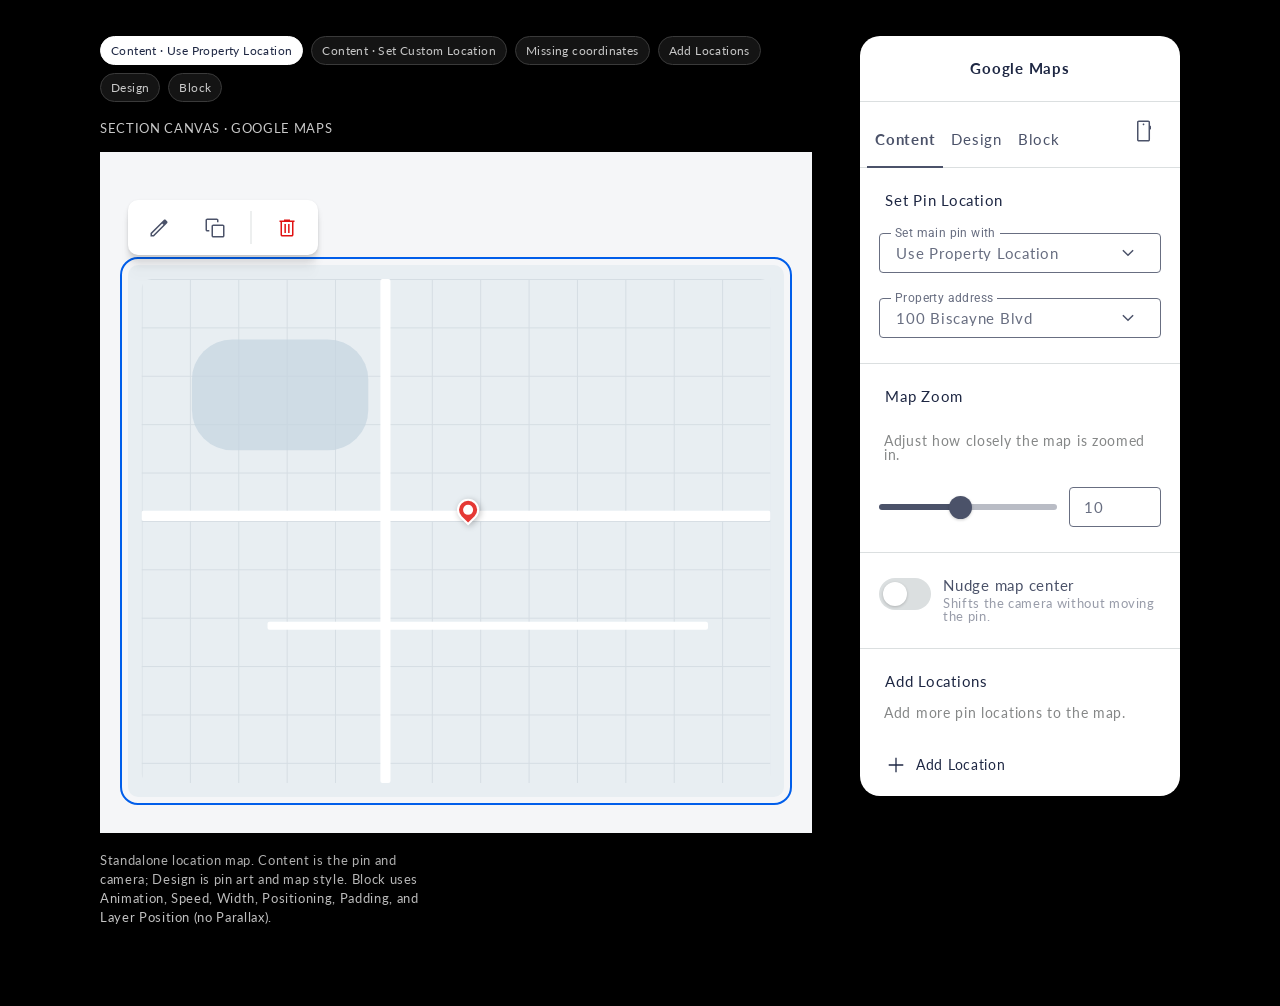
<file: demo-cursor/google-maps.html>
<!DOCTYPE html>
<html lang="en">
  <head>
    <meta charset="UTF-8" />
    <meta name="viewport" content="width=device-width, initial-scale=1.0" />
    <title>Google Maps — Editor</title>
    <meta
      name="description"
      content="Google Maps editor mock using New Editor Blocks / Material 3 controls."
    />
    <link rel="preconnect" href="https://fonts.googleapis.com" />
    <link rel="preconnect" href="https://fonts.gstatic.com" crossorigin />
    <link
      href="https://fonts.googleapis.com/css2?family=Lato:wght@400;700&family=Roboto:wght@400;700&display=swap"
      rel="stylesheet"
    />
    <link rel="stylesheet" href="styles.css" />
    <link rel="stylesheet" href="google-maps.css" />
  </head>
  <body>
    <a class="skip-link" href="#floater">Skip to block settings</a>

    <main class="workspace">
      <section class="canvas" aria-label="Page canvas">
        <div class="review-bar" role="group" aria-label="Review states">
          <button type="button" class="chip active" data-state="property">Content · Use Property Location</button>
          <button type="button" class="chip" data-state="coordinates">Content · Set Custom Location</button>
          <button type="button" class="chip" data-state="missing">Missing coordinates</button>
          <button type="button" class="chip" data-state="extras">Add Locations</button>
          <button type="button" class="chip" data-tab-only="design">Design</button>
          <button type="button" class="chip" data-tab-only="block">Block</button>
        </div>

        <p class="canvas-kicker">Section canvas · Google Maps</p>

        <article class="page-card hide-extras" id="page-card">
          <div class="page-body page-body-center">
            <div class="block-wrap" id="block-wrap">
              <div class="quick-actions" role="toolbar" aria-label="Block quick actions">
                <button type="button" class="icon-button" id="qa-edit" aria-label="Edit">
                  <span class="icon-24" aria-hidden="true">
                    <img src="assets/icon-qa-edit.svg" alt="" width="24" height="24" />
                  </span>
                </button>
                <button type="button" class="icon-button" id="qa-copy" aria-label="Duplicate">
                  <span class="icon-24" aria-hidden="true">
                    <img src="assets/icon-qa-copy.svg" alt="" width="24" height="24" />
                  </span>
                </button>
                <span class="qa-divider" aria-hidden="true"></span>
                <button type="button" class="icon-button" id="qa-delete" aria-label="Delete">
                  <span class="icon-24" aria-hidden="true">
                    <img src="assets/icon-qa-delete.svg" alt="" width="24" height="24" />
                  </span>
                </button>
              </div>

              <div class="map-art" id="map-art">
                <div class="water" style="width: 28%; height: 22%; left: 8%; top: 12%"></div>
                <div class="road" style="width: 100%; height: 10px; top: 46%; left: 0"></div>
                <div class="road" style="width: 10px; height: 100%; left: 38%; top: 0"></div>
                <div class="road" style="width: 70%; height: 8px; top: 68%; left: 20%"></div>
                <div class="pin circle" id="main-pin" style="left: 52%; top: 48%" title="Main pin"></div>
                <div class="pin extra" style="left: 64%; top: 36%" title="Leasing office"></div>
                <div class="info" style="left: 66%; top: 8%">
                  <strong>Leasing office</strong><br />1200 Market St
                </div>
                <div class="warn-canvas">
                  <div class="warn-chip">
                    Coordinates are empty — visitors would see a fallback map of New York, not this
                    property.
                  </div>
                </div>
              </div>
            </div>
          </div>
        </article>
        <p class="canvas-hint">
          Standalone location map. Content is the pin and camera; Design is pin art and map style.
          Block uses Animation, Speed, Width, Positioning, Padding, and Layer Position (no Parallax).
        </p>
      </section>

      <aside class="panel" id="floater" aria-label="Block settings">
        <div class="panel-main" id="parent-shell">
          <header class="panel-header">
            <h1>Google Maps</h1>
          </header>

          <div class="tabs" role="tablist" aria-orientation="horizontal" aria-label="Block settings">
            <button
              class="tab active"
              type="button"
              role="tab"
              id="tab-content"
              aria-selected="true"
              aria-controls="panel-content"
            >
              Content
            </button>
            <button
              class="tab"
              type="button"
              role="tab"
              id="tab-design"
              aria-selected="false"
              aria-controls="panel-design"
            >
              Design
            </button>
            <button
              class="tab"
              type="button"
              role="tab"
              id="tab-block"
              aria-selected="false"
              aria-controls="panel-block"
            >
              Block
            </button>
            <button
              class="tab tab-icon"
              type="button"
              id="device-btn"
              aria-pressed="false"
              aria-label="Device overrides"
            >
              <span class="icon-28">
                <img src="assets/icon-device.svg" alt="" width="28" height="28" />
              </span>
            </button>
          </div>

          <div class="tab-panels">
            <div class="tab-panel" id="panel-content" role="tabpanel" aria-labelledby="tab-content">
              <p class="warn" id="coords-warn" hidden>
                <strong>Map has no coordinates.</strong> Enter latitude and longitude, or switch to
                Use Property Location. Do not leave this blank — the live map currently falls back to
                New York City.
              </p>

              <p class="section-label">Set Pin Location</p>
              <div class="field">
                <span class="field-label" id="loc-label">Set main pin with</span>
                <button
                  type="button"
                  class="field-trigger"
                  id="loc-trigger"
                  aria-haspopup="listbox"
                  aria-expanded="false"
                  aria-labelledby="loc-label loc-value"
                >
                  <span id="loc-value">Use Property Location</span>
                  <span class="icon-button" aria-hidden="true">
                    <span class="icon-24">
                      <img src="assets/icon-chevron.svg" alt="" width="24" height="24" />
                    </span>
                  </span>
                </button>
                <ul class="field-menu" id="loc-menu" hidden role="listbox" aria-labelledby="loc-label">
                  <li>
                    <button type="button" role="option" data-loc="property" aria-selected="true">
                      Use Property Location
                    </button>
                  </li>
                  <li>
                    <button type="button" role="option" data-loc="coordinates" aria-selected="false">
                      Set Custom Location
                    </button>
                  </li>
                </ul>
              </div>

              <div id="loc-property">
                <div class="field">
                  <span class="field-label" id="lib-label">Property address</span>
                  <button
                    type="button"
                    class="field-trigger"
                    id="lib-trigger"
                    aria-haspopup="listbox"
                    aria-expanded="false"
                    aria-labelledby="lib-label lib-value"
                  >
                    <span id="lib-value">100 Biscayne Blvd</span>
                    <span class="icon-button" aria-hidden="true">
                      <span class="icon-24">
                        <img src="assets/icon-chevron.svg" alt="" width="24" height="24" />
                      </span>
                    </span>
                  </button>
                  <ul class="field-menu" id="lib-menu" hidden role="listbox" aria-labelledby="lib-label">
                    <li>
                      <button type="button" role="option" aria-selected="true">100 Biscayne Blvd</button>
                    </li>
                    <li>
                      <button type="button" role="option" aria-selected="false">Leasing office</button>
                    </li>
                  </ul>
                </div>
              </div>

              <div class="nested" id="loc-coordinates" hidden>
                <p class="section-label">Search for a location</p>
                <div class="field field-search">
                  <div class="field-input-wrap">
                    <input
                      type="text"
                      id="address-search"
                      placeholder="Search for an address"
                      autocomplete="off"
                      aria-label="Search for an address"
                      aria-autocomplete="list"
                      aria-controls="address-search-menu"
                      aria-expanded="false"
                    />
                    <button type="button" class="icon-button field-trailing" id="address-search-btn" aria-label="Search">
                      <span class="icon-24" aria-hidden="true">
                        <img src="assets/icon-search.svg" alt="" width="24" height="24" />
                      </span>
                    </button>
                  </div>
                  <ul
                    class="field-menu"
                    id="address-search-menu"
                    hidden
                    role="listbox"
                    aria-label="Address suggestions"
                  >
                    <li>
                      <button
                        type="button"
                        role="option"
                        data-lat="25.778"
                        data-lng="-80.190"
                        aria-selected="false"
                      >
                        100 Biscayne Blvd, Miami, FL
                      </button>
                    </li>
                    <li>
                      <button
                        type="button"
                        role="option"
                        data-lat="25.7617"
                        data-lng="-80.1918"
                        aria-selected="false"
                      >
                        1200 Market St, Miami, FL
                      </button>
                    </li>
                    <li>
                      <button
                        type="button"
                        role="option"
                        data-lat="40.7128"
                        data-lng="-74.0060"
                        aria-selected="false"
                      >
                        200 Broadway, New York, NY
                      </button>
                    </li>
                  </ul>
                </div>
                <label class="field">
                  <span class="field-label">Latitude</span>
                  <input type="text" id="lat" value="25.778" />
                </label>
                <label class="field">
                  <span class="field-label">Longitude</span>
                  <input type="text" id="lng" value="-80.190" />
                </label>
              </div>

              <hr class="panel-divider" />

              <p class="section-label">Map Zoom</p>
              <p class="field-help field-help-wide">Adjust how closely the map is zoomed in.</p>
              <div class="zoom-row">
                <label class="zoom-slider-wrap" for="zoom-slider">
                  <span class="sr-only">Map zoom</span>
                  <input
                    type="range"
                    id="zoom-slider"
                    min="1"
                    max="21"
                    value="10"
                    step="1"
                    aria-valuemin="1"
                    aria-valuemax="21"
                    aria-valuenow="10"
                  />
                </label>
                <label class="field zoom-value-field">
                  <span class="sr-only">Zoom value</span>
                  <input type="number" id="zoom" value="10" min="1" max="21" />
                </label>
              </div>

              <hr class="panel-divider" />

              <div class="toggle-row">
                <button
                  type="button"
                  class="switch"
                  id="nudge-toggle"
                  role="switch"
                  aria-checked="false"
                  aria-labelledby="nudge-label"
                ></button>
                <div class="toggle-copy">
                  <span id="nudge-label">Nudge map center</span>
                  <p class="hint">Shifts the camera without moving the pin.</p>
                </div>
              </div>

              <div class="nested" id="offset-fields" hidden>
                <label class="field">
                  <span class="field-label">Offset latitude</span>
                  <input type="text" id="off-lat" value="0.01" />
                </label>
                <label class="field">
                  <span class="field-label">Offset longitude</span>
                  <input type="text" id="off-lng" value="0" />
                </label>
              </div>

              <hr class="panel-divider" />

              <div class="section-block">
                <p class="section-label">Add Locations</p>
                <p class="field-help field-help-wide">Add more pin locations to the map.</p>
              </div>
              <div class="layer-list extra-locations" id="extra-locations"></div>
              <button type="button" class="medium-button medium-button--leading" id="add-location">
                <span class="icon-24" aria-hidden="true">
                  <img src="assets/icon-add.svg" alt="" width="24" height="24" />
                </span>
                Add Location
              </button>
            </div>

            <div class="tab-panel" id="panel-design" role="tabpanel" aria-labelledby="tab-design" hidden>
              <p class="section-label">Pin Style</p>
              <div class="icon-card" id="pin-style-field">
                <button
                  type="button"
                  class="icon-card-trigger"
                  id="pin-trigger"
                  aria-haspopup="listbox"
                  aria-expanded="false"
                  aria-labelledby="pin-style-label pin-value"
                >
                  <span class="icon-preview pin-preview circle" id="pin-preview" aria-hidden="true"></span>
                  <span class="icon-card-name" id="pin-value">Pin with circle</span>
                  <span class="icon-button" aria-hidden="true">
                    <span class="icon-24">
                      <img src="assets/icon-chevron.svg" alt="" width="24" height="24" />
                    </span>
                  </span>
                </button>
                <span class="sr-only" id="pin-style-label">Pin Style</span>
                <ul class="icon-card-menu" id="pin-menu" hidden role="listbox" aria-labelledby="pin-style-label">
                  <li>
                    <button type="button" role="option" data-pin="solid" data-label="Solid" aria-selected="false">
                      <span class="icon-preview pin-preview solid" aria-hidden="true"></span>
                      Solid
                    </button>
                  </li>
                  <li>
                    <button
                      type="button"
                      role="option"
                      data-pin="circle"
                      data-label="Pin with circle"
                      aria-selected="true"
                    >
                      <span class="icon-preview pin-preview circle" aria-hidden="true"></span>
                      Pin with circle
                    </button>
                  </li>
                  <li>
                    <button type="button" role="option" data-pin="custom" data-label="Custom" aria-selected="false">
                      <span class="icon-preview pin-preview custom" aria-hidden="true"></span>
                      Custom
                    </button>
                  </li>
                </ul>
              </div>

              <div class="icon-upload" id="custom-pin-field" hidden>
                <p class="icon-upload-label">Custom pin</p>
                <button type="button" class="icon-dropzone" id="custom-pin-dropzone" aria-label="Add custom pin icon">
                  <span class="icon-dropzone-preview" id="custom-pin-preview" hidden></span>
                  <span class="icon-dropzone-empty" id="custom-pin-empty">
                    <span class="icon-dropzone-add" aria-hidden="true">
                      <img src="assets/icon-add.svg" alt="" width="28" height="28" />
                    </span>
                    <span class="icon-dropzone-title">Add Icon</span>
                    <span class="icon-dropzone-meta">File Type: SVG, PNG</span>
                  </span>
                </button>
                <div class="icon-dropzone-actions">
                  <button type="button" class="text-action" id="custom-pin-replace">Replace</button>
                  <button type="button" class="text-action is-danger" id="custom-pin-remove">Remove</button>
                </div>
                <input
                  type="file"
                  id="custom-pin-input"
                  accept=".svg,.png,image/svg+xml,image/png"
                  hidden
                />
              </div>

              <p class="section-label">Pin width</p>
              <div class="zoom-row">
                <label class="zoom-slider-wrap" for="pin-w-slider">
                  <span class="sr-only">Pin width</span>
                  <input
                    type="range"
                    id="pin-w-slider"
                    min="16"
                    max="200"
                    value="60"
                    step="1"
                    aria-valuemin="16"
                    aria-valuemax="200"
                    aria-valuenow="60"
                  />
                </label>
                <label class="field zoom-value-field">
                  <span class="sr-only">Pin width value</span>
                  <input type="number" id="pin-w" value="60" min="16" max="200" />
                </label>
              </div>

              <hr class="panel-divider" />

              <p class="section-label">Map style</p>
              <div class="segmented segmented-triple" id="style-source" role="group" aria-label="Map style">
                <button type="button" class="active" data-style="default">Default</button>
                <button type="button" data-style="silver">Silver</button>
                <button type="button" data-style="custom">Custom</button>
              </div>

              <div class="nested" id="custom-style" hidden>
                <label class="field">
                  <span class="field-label">Custom style JSON</span>
                  <textarea id="snazzy">[]</textarea>
                  <span class="field-help">Paste a Snazzy Maps JavaScript style array.</span>
                </label>
              </div>

              <hr class="panel-divider" />

              <div class="inline-field" id="map-height-field">
                <span class="inline-field-label" id="map-height-label">Map Height</span>
                <div class="combo" role="group" aria-labelledby="map-height-label">
                  <input
                    type="text"
                    inputmode="decimal"
                    id="map-height"
                    value="500"
                    aria-label="Map height"
                  />
                  <button
                    type="button"
                    class="combo-unit"
                    id="map-height-unit-trigger"
                    aria-haspopup="listbox"
                    aria-expanded="false"
                    aria-label="Map height unit"
                  >
                    <span id="map-height-unit-value">px</span>
                    <span class="icon-24" aria-hidden="true">
                      <img src="assets/icon-chevron.svg" alt="" width="24" height="24" />
                    </span>
                  </button>
                  <ul
                    class="field-menu combo-menu"
                    id="map-height-unit-menu"
                    hidden
                    role="listbox"
                    aria-label="Map height units"
                  >
                    <li>
                      <button type="button" role="option" data-unit="px" aria-selected="true">px</button>
                    </li>
                    <li>
                      <button type="button" role="option" data-unit="%" aria-selected="false">%</button>
                    </li>
                    <li>
                      <button type="button" role="option" data-unit="vh" aria-selected="false">vh</button>
                    </li>
                  </ul>
                </div>
              </div>

              <hr class="panel-divider" />

              <div class="shadow-block">
                <div class="toggle-row">
                  <button
                    type="button"
                    class="switch"
                    id="shadow-toggle"
                    role="switch"
                    aria-checked="false"
                    aria-labelledby="shadow-label"
                  ></button>
                  <div class="toggle-copy">
                    <span id="shadow-label">Drop Shadow</span>
                  </div>
                </div>
                <div class="shadow-fields" id="drop-shadow-fields" hidden>
                  <div class="color-card" id="shadow-color-field">
                    <button
                      type="button"
                      class="color-trigger"
                      id="shadow-color-trigger"
                      aria-haspopup="listbox"
                      aria-expanded="false"
                      aria-label="Drop shadow color"
                    >
                      <span class="swatch" style="background: #171d3a"></span>
                      <span class="color-name" id="shadow-color-name">Dark</span>
                      <span class="icon-button" aria-hidden="true">
                        <span class="icon-24">
                          <img src="assets/icon-chevron.svg" alt="" width="24" height="24" />
                        </span>
                      </span>
                    </button>
                    <ul class="color-menu" id="shadow-color-menu" hidden role="listbox" aria-label="Drop shadow color">
                      <li>
                        <button type="button" role="option" data-color="#94abf9" data-label="Primary" aria-selected="false">
                          <span class="swatch" style="background: #94abf9"></span>Primary
                        </button>
                      </li>
                      <li>
                        <button type="button" role="option" data-color="#f598ff" data-label="Secondary" aria-selected="false">
                          <span class="swatch" style="background: #f598ff"></span>Secondary
                        </button>
                      </li>
                      <li>
                        <button type="button" role="option" data-color="#171d3a" data-label="Dark" aria-selected="true">
                          <span class="swatch" style="background: #171d3a"></span>Dark
                        </button>
                      </li>
                      <li>
                        <button type="button" role="option" data-color="#ffffff" data-label="White" aria-selected="false">
                          <span class="swatch" style="background: #ffffff"></span>White
                        </button>
                      </li>
                    </ul>
                  </div>
                  <div class="shadow-opacity">
                    <label class="field shadow-opacity-field">
                      <span class="field-label" id="shadow-opacity-label">Opacity</span>
                      <input type="number" id="shadow-opacity" value="15" min="0" max="100" />
                    </label>
                    <input
                      type="range"
                      class="shadow-slider"
                      id="shadow-opacity-range"
                      min="0"
                      max="100"
                      value="15"
                      aria-labelledby="shadow-opacity-label"
                    />
                  </div>
                  <div class="inline-field">
                    <span class="inline-field-label" id="shadow-x-label">X Position</span>
                    <label class="field shadow-num-field">
                      <input type="number" id="shadow-x" value="0" aria-labelledby="shadow-x-label" />
                    </label>
                  </div>
                  <div class="inline-field">
                    <span class="inline-field-label" id="shadow-y-label">Y Position</span>
                    <label class="field shadow-num-field">
                      <input type="number" id="shadow-y" value="17" aria-labelledby="shadow-y-label" />
                    </label>
                  </div>
                  <div class="inline-field">
                    <span class="inline-field-label" id="shadow-blur-label">Blur</span>
                    <label class="field shadow-num-field">
                      <input type="number" id="shadow-blur" value="25" min="0" aria-labelledby="shadow-blur-label" />
                    </label>
                  </div>
                  <div class="inline-field">
                    <span class="inline-field-label" id="shadow-spread-label">Spread</span>
                    <label class="field shadow-num-field">
                      <input type="number" id="shadow-spread" value="0" aria-labelledby="shadow-spread-label" />
                    </label>
                  </div>
                </div>
              </div>
            </div>

            <div class="tab-panel" id="panel-block" role="tabpanel" aria-labelledby="tab-block" hidden>
              <p class="section-label">Animation</p>
              <div class="field">
                <span class="field-label" id="animation-label">Behavior</span>
                <button
                  type="button"
                  class="field-trigger"
                  id="animation-trigger"
                  aria-haspopup="listbox"
                  aria-expanded="false"
                  aria-labelledby="animation-label animation-value"
                >
                  <span id="animation-value">Fade</span>
                  <span class="icon-button" aria-hidden="true">
                    <span class="icon-24">
                      <img src="assets/icon-chevron.svg" alt="" width="24" height="24" />
                    </span>
                  </span>
                </button>
                <ul
                  class="field-menu"
                  id="animation-menu"
                  hidden
                  role="listbox"
                  aria-labelledby="animation-label"
                >
                  <li>
                    <button type="button" role="option" data-animation="" aria-selected="false">None</button>
                  </li>
                  <li>
                    <button type="button" role="option" data-animation="fade" aria-selected="true">Fade</button>
                  </li>
                  <li>
                    <button type="button" role="option" data-animation="slide-y" aria-selected="false">
                      Slide From Bottom
                    </button>
                  </li>
                  <li>
                    <button type="button" role="option" data-animation="zoom-in" aria-selected="false">
                      Grow
                    </button>
                  </li>
                  <li>
                    <button type="button" role="option" data-animation="zoom-out-in" aria-selected="false">
                      Shrink
                    </button>
                  </li>
                  <li>
                    <button type="button" role="option" data-animation="zoom-in-more" aria-selected="false">
                      Zoom In
                    </button>
                  </li>
                  <li>
                    <button type="button" role="option" data-animation="zoom-out" aria-selected="false">
                      Zoom Out
                    </button>
                  </li>
                </ul>
              </div>

              <p class="section-label">Speed</p>
              <div class="icon-bar speed-bar" id="speed-source" role="group" aria-label="Speed">
                <button type="button" class="active" data-speed="normal" aria-label="Normal speed">
                  <span class="icon-24">
                    <img src="assets/icon-speed-normal.svg" alt="" width="24" height="24" />
                  </span>
                </button>
                <button type="button" data-speed="fast" aria-label="Fast speed">
                  <span class="icon-24">
                    <img src="assets/icon-speed-fast.svg" alt="" width="24" height="24" />
                  </span>
                </button>
              </div>

              <hr class="panel-divider" />

              <p class="section-label">Width</p>
              <div class="segmented has-tune" id="block-width-source" role="group" aria-label="Width">
                <button type="button" data-block-width="50">50%</button>
                <button type="button" data-block-width="75">75%</button>
                <button type="button" class="active" data-block-width="100">100%</button>
                <button type="button" class="tune" id="block-width-tune" aria-label="Custom width">
                  <span class="icon-24">
                    <img src="assets/icon-tune.svg" alt="" width="24" height="24" />
                  </span>
                </button>
              </div>
              <label class="field" id="custom-block-width-field" hidden>
                <span class="field-label">Width</span>
                <input type="number" id="custom-block-width" value="100" min="10" max="100" />
              </label>

              <hr class="panel-divider" />

              <p class="section-label">Positioning</p>
              <div class="field">
                <span class="field-label" id="positioning-label">Position</span>
                <button
                  type="button"
                  class="field-trigger"
                  id="positioning-trigger"
                  aria-haspopup="listbox"
                  aria-expanded="false"
                  aria-labelledby="positioning-label positioning-value"
                >
                  <span id="positioning-value">Default</span>
                  <span class="icon-button" aria-hidden="true">
                    <span class="icon-24">
                      <img src="assets/icon-chevron.svg" alt="" width="24" height="24" />
                    </span>
                  </span>
                </button>
                <ul
                  class="field-menu"
                  id="positioning-menu"
                  hidden
                  role="listbox"
                  aria-labelledby="positioning-label"
                >
                  <li>
                    <button type="button" role="option" data-position="default" aria-selected="true">
                      Default
                    </button>
                  </li>
                  <li>
                    <button type="button" role="option" data-position="absolute" aria-selected="false">
                      Absolute
                    </button>
                  </li>
                  <li>
                    <button type="button" role="option" data-position="fixed" aria-selected="false">
                      Fixed
                    </button>
                  </li>
                  <li>
                    <button type="button" role="option" data-position="relative" aria-selected="false">
                      Relative
                    </button>
                  </li>
                </ul>
              </div>

              <hr class="panel-divider" />

              <p class="section-label">Padding</p>
              <div class="segmented has-tune" id="padding-source" role="group" aria-label="Padding">
                <button type="button" data-pad="0">—</button>
                <button type="button" data-pad="8">S</button>
                <button type="button" class="active" data-pad="16">M</button>
                <button type="button" data-pad="24">L</button>
                <button type="button" class="tune" id="padding-tune" aria-label="Custom padding">
                  <span class="icon-24">
                    <img src="assets/icon-tune.svg" alt="" width="24" height="24" />
                  </span>
                </button>
              </div>
              <label class="field" id="custom-padding-field" hidden>
                <span class="field-label">Padding</span>
                <input type="number" id="custom-padding" value="16" min="0" max="80" />
              </label>

              <hr class="panel-divider" />

              <div class="block-layer-row">
                <span class="block-layer-label" id="layer-pos-label">Layer Position</span>
                <label class="field layer-field">
                  <span class="sr-only">Layer</span>
                  <input type="number" id="layer-pos" value="1" min="0" aria-labelledby="layer-pos-label" />
                </label>
              </div>
            </div>
          </div>
        </div>

        <div class="panel-main nested-layer" id="location-shell" hidden>
          <header class="layer-header">
            <button type="button" class="medium-button" id="location-back" aria-label="Back to Google Maps">
              <span class="icon-24" aria-hidden="true">
                <img src="assets/icon-back.svg" alt="" width="24" height="24" />
              </span>
            </button>
            <h2 class="layer-title" id="location-layer-title">Add Location</h2>
          </header>
          <div class="layer-body">
            <p class="section-label">Location Information</p>
            <label class="field">
              <span class="field-label">Location name</span>
              <input type="text" id="loc-edit-name" value="" />
            </label>
            <label class="field">
              <span class="field-label">Address</span>
              <input type="text" id="loc-edit-addr" value="" />
            </label>
            <div class="toggle-row">
              <button
                type="button"
                class="switch on"
                id="loc-edit-info"
                role="switch"
                aria-checked="true"
                aria-labelledby="loc-edit-info-label"
              ></button>
              <div class="toggle-copy">
                <span id="loc-edit-info-label">Extra info (info window)</span>
              </div>
            </div>
            <label class="field">
              <span class="field-label">Title</span>
              <input type="text" id="loc-edit-title" value="" />
            </label>
            <label class="field">
              <span class="field-label">Subtitle</span>
              <input type="text" id="loc-edit-sub" value="" />
            </label>
            <div class="toggle-row">
              <button
                type="button"
                class="switch"
                id="loc-edit-link"
                role="switch"
                aria-checked="false"
                aria-labelledby="loc-edit-link-label"
              ></button>
              <div class="toggle-copy">
                <span id="loc-edit-link-label">Link to Page</span>
              </div>
            </div>
            <div class="nested" id="loc-edit-page-fields" hidden>
              <div class="field">
                <span class="field-label" id="loc-edit-page-label">Page</span>
                <button
                  type="button"
                  class="field-trigger"
                  id="loc-edit-page-trigger"
                  aria-haspopup="listbox"
                  aria-expanded="false"
                  aria-labelledby="loc-edit-page-label loc-edit-page-value"
                >
                  <span id="loc-edit-page-value">Contact</span>
                  <span class="icon-button" aria-hidden="true">
                    <span class="icon-24">
                      <img src="assets/icon-chevron.svg" alt="" width="24" height="24" />
                    </span>
                  </span>
                </button>
                <ul
                  class="field-menu"
                  id="loc-edit-page-menu"
                  hidden
                  role="listbox"
                  aria-labelledby="loc-edit-page-label"
                >
                  <li>
                    <button type="button" role="option" aria-selected="true">Contact</button>
                  </li>
                  <li>
                    <button type="button" role="option" aria-selected="false">Amenities</button>
                  </li>
                </ul>
              </div>
            </div>
          </div>
          <div class="layer-footer">
            <button type="button" class="layer-cta" id="location-save">Add Location</button>
          </div>
        </div>
      </aside>
    </main>

    <p class="sr-only" id="live" aria-live="polite"></p>
    <script src="google-maps.js"></script>
  </body>
</html>
</file>
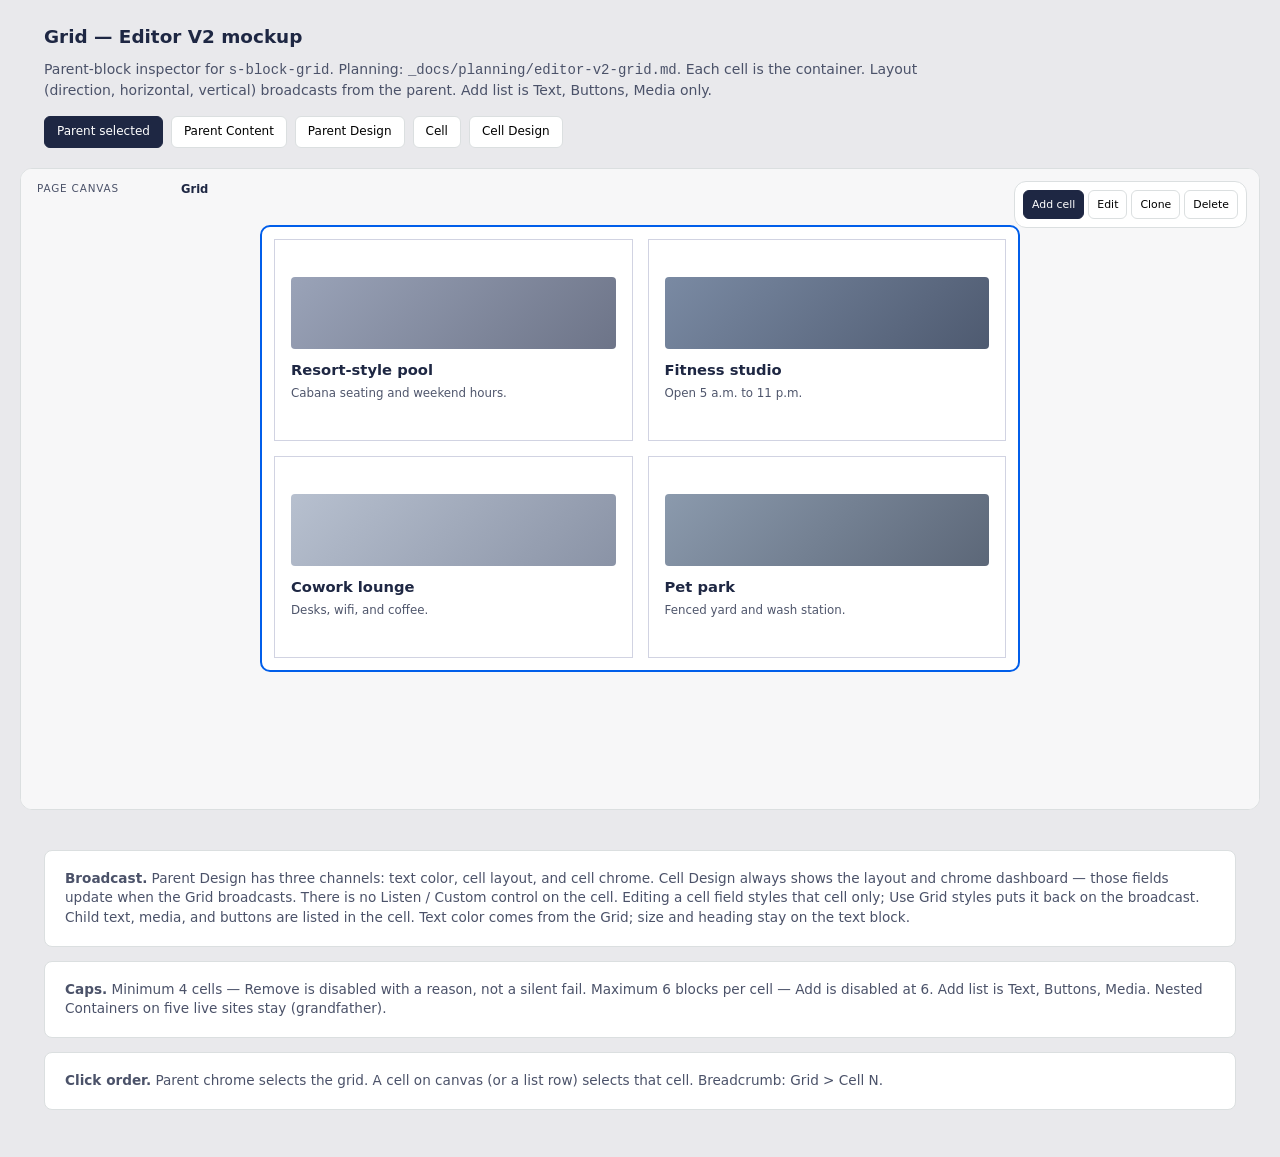
<file: demo-cursor/grid-editor-v2-mockup.html>
<!DOCTYPE html>
<html lang="en">
<head>
	<meta charset="UTF-8" />
	<meta name="viewport" content="width=device-width, initial-scale=1" />
	<title>Mock — Grid · Editor V2</title>
	<style>
		:root {
			--secondary: #1e2743;
			--secondary-400: #4b5269;
			--secondary-200: #989ca9;
			--background: #fff;
			--bg2: #f0f0f0;
			--divider: #dbdfe0;
			--blue: #015eea;
			--font: system-ui, -apple-system, "Segoe UI", Roboto, sans-serif;
			--sidebar-width: 400px;
			--grid-cols: 2;
			--grid-gap: 15px;
			--cell-radius: 0px;
			--cell-pad: 16px;
			--text-color: #1e2743;
			--cell-bg: #fff;
			--cell-border: 1px solid #d1d3e2;
		}
		* { box-sizing: border-box; }
		body { margin: 0; font-family: var(--font); background: #e9e9ec; color: var(--secondary); line-height: 1.45; }
		.page-header { padding: 24px 24px 0; max-width: 1240px; margin: 0 auto; }
		h1 { font-size: 1.15rem; font-weight: 600; margin: 0 0 8px; }
		p.lead { margin: 0 0 12px; font-size: 0.875rem; color: var(--secondary-400); max-width: 58rem; }
		.state-toggles { display: flex; flex-wrap: wrap; gap: 8px; margin: 16px 0 20px; }
		.state-toggles button {
			font: inherit; font-size: 0.75rem; padding: 6px 12px; border-radius: 6px;
			border: 1px solid var(--divider); background: var(--background); cursor: pointer;
		}
		.state-toggles button.active { background: var(--secondary); color: #fff; border-color: var(--secondary); }
		.layout {
			display: grid; grid-template-columns: 1fr var(--sidebar-width); max-width: 1240px;
			margin: 0 auto 40px; min-height: 640px; background: var(--background); border-radius: 12px;
			overflow: hidden; border: 1px solid var(--divider);
		}
		.layout.no-sidebar { grid-template-columns: 1fr; }
		.canvas { background: #f7f7f8; min-height: 640px; position: relative; padding: 56px 28px 36px; }
		.canvas-label {
			position: absolute; top: 12px; left: 16px; font-size: 0.65rem; text-transform: uppercase;
			letter-spacing: .08em; color: var(--secondary-400);
		}
		.crumb {
			position: absolute; top: 12px; left: 160px; font-size: 0.72rem; color: var(--secondary-400);
		}
		.crumb strong { color: var(--secondary); }
		.quick-actions {
			position: absolute; top: 12px; right: 12px; display: flex; gap: 4px; background: #fff;
			padding: 8px; border-radius: 12px; border: 1px solid var(--divider); z-index: 6; flex-wrap: wrap;
		}
		.quick-actions button {
			font: inherit; font-size: 0.68rem; padding: 6px 8px; border: 1px solid var(--divider);
			border-radius: 6px; background: #fff; cursor: pointer; white-space: nowrap;
		}
		.quick-actions button.primary { background: var(--secondary); color: #fff; border-color: var(--secondary); }
		.quick-actions button:disabled { opacity: 0.4; cursor: not-allowed; }
		.grid-block {
			max-width: 760px; margin: 0 auto; border: 2px solid transparent; border-radius: 10px;
			padding: 12px; background: #fff;
		}
		.grid-block.parent-sel { border-color: var(--blue); }
		.filters-bar {
			display: none; flex-wrap: wrap; gap: 8px; justify-content: center;
			padding: 4px 4px 14px;
		}
		.filters-bar.show { display: flex; }
		.chip {
			font: inherit; font-size: 0.72rem; padding: 6px 12px; border-radius: 4px;
			border: 1px solid var(--divider); background: #fff;
		}
		.chip.on { background: var(--secondary); color: #fff; border-color: var(--secondary); }
		.grid {
			display: grid; grid-template-columns: repeat(var(--grid-cols), 1fr);
			gap: var(--grid-gap); align-items: stretch;
		}
		.cell {
			position: relative; background: var(--cell-bg); border: var(--cell-border);
			border-radius: var(--cell-radius); min-height: 200px; cursor: pointer; overflow: hidden;
		}
		.cell.cell-sel { outline: 2px solid var(--blue); outline-offset: 2px; }
		.cell-content {
			position: relative; z-index: 2; height: 100%; min-height: 200px; padding: var(--cell-pad);
			display: flex; gap: 10px;
		}
		.cell-content.dir-col { flex-direction: column; }
		.cell-content.dir-row { flex-direction: row; }
		.cell-content.dir-col.h-start { align-items: flex-start; }
		.cell-content.dir-col.h-center { align-items: center; }
		.cell-content.dir-col.h-end { align-items: flex-end; }
		.cell-content.dir-col.v-start { justify-content: flex-start; }
		.cell-content.dir-col.v-center { justify-content: center; }
		.cell-content.dir-col.v-end { justify-content: flex-end; }
		.cell-content.dir-row.h-start { justify-content: flex-start; }
		.cell-content.dir-row.h-center { justify-content: center; }
		.cell-content.dir-row.h-end { justify-content: flex-end; }
		.cell-content.dir-row.v-start { align-items: flex-start; }
		.cell-content.dir-row.v-center { align-items: center; }
		.cell-content.dir-row.v-end { align-items: flex-end; }
		.thumb {
			width: 100%; height: 72px; border-radius: 4px; flex-shrink: 0;
			background: linear-gradient(135deg, #9aa3b8, #6d7488);
		}
		.cell:nth-child(2) .thumb { background: linear-gradient(135deg, #7a8aa3, #4e5a70); }
		.cell:nth-child(3) .thumb { background: linear-gradient(135deg, #b7c0cf, #8a93a6); }
		.cell:nth-child(4) .thumb { background: linear-gradient(135deg, #8b9aad, #5c6778); }
		.cell-content.dir-row .thumb { width: 88px; height: 88px; }
		.cell-copy { min-width: 0; }
		.cell-copy h3 {
			margin: 0 0 4px; font-size: 0.92rem; color: var(--text-color);
		}
		.cell-copy p { margin: 0; font-size: 0.74rem; color: var(--text-color); opacity: .78; }
		.overlay {
			display: none; position: absolute; inset: 0; z-index: 3; pointer-events: none;
			background: rgba(30, 39, 67, .45); color: #fff; align-items: center; justify-content: center;
			font-size: 0.78rem; font-weight: 600; opacity: 0; transition: opacity .2s;
		}
		.grid-block.show-overlay .overlay { display: flex; }
		.cell:hover .overlay { opacity: 1; }
		.load-more {
			display: none; margin: 16px auto 4px; font: inherit; font-size: 0.78rem;
			padding: 8px 16px; border: 0; border-radius: 4px; background: var(--secondary); color: #fff;
		}
		.load-more.show { display: block; }
		.sidebar { border-left: 1px solid var(--divider); display: flex; flex-direction: column; background: var(--bg2); }
		.sidebar.hidden { display: none; }
		.sidebar-header {
			padding: 14px 20px 10px; border-bottom: 1px solid var(--divider); display: flex;
			justify-content: space-between; background: #fff;
		}
		.sidebar-title { font-weight: 600; font-size: 0.95rem; margin: 0; }
		.sidebar-sub { font-size: 0.65rem; color: var(--secondary-200); font-family: ui-monospace, monospace; }
		.close-btn { width: 28px; height: 28px; border-radius: 50%; border: 0; background: #e01212; color: #fff; cursor: pointer; }
		.tab-row {
			display: flex; gap: 16px; padding: 4px 20px 0; border-bottom: 1px solid var(--divider); background: #fff;
		}
		.tab-row button {
			font: inherit; font-weight: 600; font-size: 0.8125rem; padding: 0 0 12px; border: 0; background: none;
			cursor: pointer; color: var(--secondary-400); border-bottom: 2px solid transparent; margin-bottom: -1px;
		}
		.tab-row button.active { color: var(--secondary); border-bottom-color: var(--secondary); }
		.panel { flex: 1; overflow-y: auto; padding: 16px 20px 24px; font-size: 0.8rem; }
		.section-heading {
			font-size: 0.7rem; text-transform: uppercase; letter-spacing: .08em;
			color: var(--secondary-400); margin: 16px 0 8px;
		}
		.section-heading:first-child { margin-top: 0; }
		.field { margin-bottom: 12px; }
		.label { font-size: 12px; color: var(--secondary-400); display: block; margin-bottom: 4px; }
		select, input[type="text"], input[type="number"], input[type="color"] {
			width: 100%; padding: 8px 10px; border: 1px solid var(--divider); border-radius: 6px; font: inherit;
		}
		input[type="color"] { height: 36px; padding: 4px; }
		.hint { font-size: 0.68rem; color: var(--secondary-400); margin-top: 4px; }
		.warn { font-size: 0.68rem; color: #8a4b12; margin-top: 4px; }
		.item-row {
			display: flex; align-items: center; gap: 8px; padding: 8px 10px; background: #fff;
			border: 1px solid var(--divider); border-radius: 6px; margin-bottom: 6px; cursor: pointer;
		}
		.item-row.active-row { border-color: var(--secondary); }
		.item-row .grip { color: var(--secondary-200); cursor: grab; }
		.item-row .meta { margin-left: auto; font-size: 0.65rem; color: var(--secondary-200); }
		.item-row button.icon {
			font: inherit; font-size: 0.7rem; padding: 2px 6px; border: 1px solid var(--divider);
			border-radius: 4px; background: #fff; color: var(--secondary-400); cursor: pointer;
		}
		.item-row button.icon:disabled { opacity: 0.35; cursor: not-allowed; }
		.add-link { font: inherit; font-size: 0.8rem; color: var(--blue); background: none; border: 0; cursor: pointer; padding: 8px 0; }
		.add-link:disabled { color: var(--secondary-200); cursor: not-allowed; }
		.toggle {
			display: flex; align-items: center; justify-content: space-between; gap: 8px;
			padding: 8px 0; border-bottom: 1px solid var(--divider);
		}
		.switch {
			width: 36px; height: 20px; border-radius: 999px; background: #c5c9d4; position: relative; flex-shrink: 0; cursor: pointer;
		}
		.switch.on { background: var(--secondary); }
		.switch::after {
			content: ""; position: absolute; width: 16px; height: 16px; border-radius: 50%;
			background: #fff; top: 2px; left: 2px;
		}
		.switch.on::after { left: 18px; }
		.seg { display: flex; border: 1px solid var(--divider); border-radius: 6px; overflow: hidden; }
		.seg button {
			flex: 1; font: inherit; font-size: 0.75rem; padding: 8px 6px; border: 0; background: #fff;
			cursor: pointer; color: var(--secondary);
		}
		.seg button.on { background: var(--secondary); color: #fff; }
		.nested {
			margin: 8px 0 12px; padding: 10px 12px; background: #fff; border: 1px solid var(--divider); border-radius: 6px;
		}
		.readonly {
			padding: 10px 12px; background: #fff; border: 1px dashed var(--divider); border-radius: 6px; font-size: 0.75rem;
			color: var(--secondary-400);
		}
		.hidden { display: none !important; }
		.spec-box { max-width: 1240px; margin: 0 auto 48px; padding: 0 24px; }
		.spec-box section {
			background: #fff; padding: 18px 20px; border-radius: 8px; border: 1px solid var(--divider);
			margin-bottom: 14px; font-size: 0.85rem; color: var(--secondary-400);
		}
		@media (max-width: 860px) {
			.layout, .layout.no-sidebar { grid-template-columns: 1fr; }
			.sidebar { border-left: 0; border-top: 1px solid var(--divider); min-height: 360px; }
		}
	</style>
</head>
<body>
	<header class="page-header">
		<h1>Grid — Editor V2 mockup</h1>
		<p class="lead">
			Parent-block inspector for <code>s-block-grid</code>. Planning:
			<code>_docs/planning/editor-v2-grid.md</code>.
			Each cell is the container. Layout (direction, horizontal, vertical) broadcasts from the parent.
			Add list is Text, Buttons, Media only.
		</p>
		<div class="state-toggles" id="toggles">
			<button type="button" class="active" data-mode="parent">Parent selected</button>
			<button type="button" data-mode="content">Parent Content</button>
			<button type="button" data-mode="design">Parent Design</button>
			<button type="button" data-mode="cell">Cell</button>
			<button type="button" data-mode="cellDesign">Cell Design</button>
		</div>
	</header>

	<div class="layout" id="layout">
		<div class="canvas">
			<span class="canvas-label">Page canvas</span>
			<div class="crumb" id="crumb"><strong>Grid</strong></div>
			<div class="quick-actions" id="qa">
				<button type="button" class="primary" data-qa="add">Add cell</button>
				<button type="button" data-qa="edit">Edit</button>
				<button type="button">Clone</button>
				<button type="button">Delete</button>
			</div>

			<div class="grid-block parent-sel" id="gridBlock">
				<div class="filters-bar" id="filtersBar">
					<span class="chip on">All</span>
					<span class="chip">Amenities</span>
					<span class="chip">Community</span>
				</div>
				<div class="grid" id="grid">
					<article class="cell" data-cell="0">
						<div class="cell-content" data-content>
							<div class="thumb" aria-hidden="true"></div>
							<div class="cell-copy">
								<h3>Resort-style pool</h3>
								<p>Cabana seating and weekend hours.</p>
							</div>
						</div>
						<div class="overlay">Learn more</div>
					</article>
					<article class="cell" data-cell="1">
						<div class="cell-content" data-content>
							<div class="thumb" aria-hidden="true"></div>
							<div class="cell-copy">
								<h3>Fitness studio</h3>
								<p>Open 5 a.m. to 11 p.m.</p>
							</div>
						</div>
						<div class="overlay">Learn more</div>
					</article>
					<article class="cell" data-cell="2">
						<div class="cell-content" data-content>
							<div class="thumb" aria-hidden="true"></div>
							<div class="cell-copy">
								<h3>Cowork lounge</h3>
								<p>Desks, wifi, and coffee.</p>
							</div>
						</div>
						<div class="overlay">Learn more</div>
					</article>
					<article class="cell" data-cell="3">
							<div class="cell-content" data-content>
							<div class="thumb" aria-hidden="true"></div>
							<div class="cell-copy">
								<h3>Pet park</h3>
								<p>Fenced yard and wash station.</p>
							</div>
						</div>
						<div class="overlay">Learn more</div>
					</article>
				</div>
				<button type="button" class="load-more" id="loadMoreBtn">Show more</button>
			</div>
		</div>

		<aside class="sidebar hidden" id="sidebar">
			<div class="sidebar-header">
				<div>
					<p class="sidebar-title" id="sbTitle">Grid</p>
					<p class="sidebar-sub" id="sbSub">s-block-grid</p>
				</div>
				<button type="button" class="close-btn" id="closeSb" aria-label="Close">×</button>
			</div>
			<div class="tab-row" id="tabs">
				<button type="button" class="active" data-tab="content">Content</button>
				<button type="button" data-tab="design">Design</button>
				<button type="button" data-tab="block">Block</button>
			</div>

			<div class="panel" id="panel-content">
				<p class="section-heading">Cells</p>
				<p class="hint" style="margin-bottom:10px">Each cell is a container. Open a cell to add text, media, or buttons. Minimum 4 cells.</p>
				<div class="item-row active-row" data-pick-cell="0">
					<span class="grip">⋮⋮</span> Cell 1
					<span class="meta">2 blocks</span>
					<button type="button" class="icon" disabled title="Minimum 4 cells">Remove</button>
				</div>
				<div class="item-row" data-pick-cell="1">
					<span class="grip">⋮⋮</span> Cell 2
					<span class="meta">2 blocks</span>
					<button type="button" class="icon" disabled title="Minimum 4 cells">Remove</button>
				</div>
				<div class="item-row" data-pick-cell="2">
					<span class="grip">⋮⋮</span> Cell 3
					<span class="meta">2 blocks</span>
					<button type="button" class="icon" disabled title="Minimum 4 cells">Remove</button>
				</div>
				<div class="item-row" data-pick-cell="3">
					<span class="grip">⋮⋮</span> Cell 4
					<span class="meta">2 blocks</span>
					<button type="button" class="icon" disabled title="Minimum 4 cells">Remove</button>
				</div>
				<button type="button" class="add-link">+ Add cell</button>
				<p class="warn">Remove is disabled at 4 cells. Add a fifth cell before you can delete one.</p>

				<p class="section-heading">Filters</p>
				<div class="toggle"><span>Show filters</span><span class="switch" id="swFilters" data-switch></span></div>
				<div class="nested hidden" id="filterNames">
					<div class="field">
						<span class="label">Categories</span>
						<input type="text" value="Amenities, Community" />
						<p class="hint">Names only. Cells opt in from the cell inspector. An All chip is added automatically.</p>
					</div>
				</div>

				<p class="section-heading">Load more</p>
				<div class="toggle"><span>Add a load more button</span><span class="switch" id="swLoadMore" data-switch></span></div>
				<div class="nested hidden" id="loadMoreFields">
					<div class="field">
						<span class="label">Initial cells to display</span>
						<input type="number" min="1" value="6" />
					</div>
					<div class="field">
						<span class="label">Button text</span>
						<input type="text" id="loadMoreLabel" value="Show more" />
					</div>
					<p class="hint">Button style is on Design.</p>
				</div>
			</div>

			<div class="panel hidden" id="panel-design">
				<p class="section-heading">Grid layout</p>
				<div class="field">
					<span class="label">Number of columns</span>
					<input type="number" id="colsInput" min="1" max="12" value="2" />
				</div>
				<div class="field">
					<span class="label">Space between cells</span>
					<input type="number" id="gapInput" min="0" value="15" />
					<p class="hint">Pixels. Blueprint 15.</p>
				</div>

				<p class="section-heading">Text color (broadcast)</p>
				<p class="hint" style="margin-bottom:8px">Color only. Size and heading stay on the text block. Applies to text inside cells.</p>
				<div class="field">
					<span class="label">Color</span>
					<input type="color" id="textColor" value="#1e2743" />
				</div>

				<p class="section-heading">Cell layout (broadcast)</p>
				<p class="hint" style="margin-bottom:8px">Writes into every cell that still follows the Grid. Replaces nesting a Container for alignment.</p>
				<div class="field">
					<span class="label">Content direction</span>
					<div class="seg" id="dirSeg">
						<button type="button" class="on" data-dir="col">Vertical</button>
						<button type="button" data-dir="row">Horizontal</button>
					</div>
				</div>
				<div class="field">
					<span class="label">Horizontal</span>
					<div class="seg" id="hSeg">
						<button type="button" class="on" data-h="start">Left</button>
						<button type="button" data-h="center">Center</button>
						<button type="button" data-h="end">Right</button>
					</div>
				</div>
				<div class="field">
					<span class="label">Vertical</span>
					<div class="seg" id="vSeg">
						<button type="button" data-v="start">Top</button>
						<button type="button" class="on" data-v="center">Center</button>
						<button type="button" data-v="end">Bottom</button>
					</div>
					<p class="hint">Visible when cells share a row height. Default Center matches today’s viewer.</p>
				</div>

				<p class="section-heading">Cell chrome (broadcast)</p>
				<div class="field">
					<span class="label">Cell background</span>
					<input type="text" value="White" />
				</div>
				<div class="toggle"><span>Border</span><span class="switch on" id="swBorder" data-switch></span></div>
				<div class="field">
					<span class="label">Rounded corners</span>
					<input type="text" id="radiusInput" value="0px" />
				</div>
				<div class="field">
					<span class="label">Height</span>
					<input type="text" value="" placeholder="0 = auto" />
					<p class="hint">Empty or 0 is auto. Grid rows still stretch cells to equal height.</p>
				</div>
				<div class="field">
					<span class="label">Padding</span>
					<input type="text" id="padInput" value="16px" />
				</div>
				<div class="toggle"><span>Box shadow</span><span class="switch" data-switch></span></div>
				<div class="toggle"><span>Show overlay</span><span class="switch" id="swOverlay" data-switch></span></div>
				<div class="nested hidden" id="overlayFields">
					<p class="hint" style="margin-bottom:8px">Overlay shows on the live site, not in the editor. Hover the canvas cells here to preview.</p>
					<div class="field">
						<span class="label">Overlay text</span>
						<input type="text" value="Learn more" />
					</div>
					<div class="field">
						<span class="label">Overlay icon</span>
						<select><option>None</option><option>Choose image…</option></select>
					</div>
					<button type="button" class="add-link">Overlay background and font</button>
				</div>

				<div id="filterDesign" class="hidden">
					<p class="section-heading">Filters</p>
					<div class="field">
						<span class="label">Layout</span>
						<div class="seg" id="filterLayoutSeg">
							<button type="button" class="on" data-fl="list">Button list</button>
							<button type="button" data-fl="dropdown">Dropdown</button>
						</div>
					</div>
					<div class="field">
						<span class="label">Alignment</span>
						<div class="seg">
							<button type="button">Left</button>
							<button type="button" class="on">Center</button>
							<button type="button">Right</button>
						</div>
					</div>
					<button type="button" class="add-link">Filter and active button styles</button>
				</div>

				<div id="loadMoreDesign" class="hidden">
					<p class="section-heading">Load more button</p>
					<button type="button" class="add-link">Button style pack</button>
					<div class="field">
						<span class="label">Wrapper padding</span>
						<input type="text" value="25px 0" />
					</div>
				</div>

				<p class="section-heading">Module background</p>
				<div class="field">
					<span class="label">Background</span>
					<select><option>None</option><option>Color</option><option>Image</option><option>Gradient</option></select>
				</div>
			</div>

			<div class="panel hidden" id="panel-block">
				<p class="section-heading">Block</p>
				<p class="hint" style="margin-bottom:10px">Same pack as Media. Animation, width, padding, layer, hide on device.</p>
				<div class="field">
					<span class="label">Width</span>
					<select><option>Full</option><option>Wide</option><option>Standard</option></select>
				</div>
				<div class="field">
					<span class="label">Padding</span>
					<select><option>M</option><option>None</option><option>S</option><option>L</option></select>
				</div>
				<div class="field">
					<span class="label">Entry animation</span>
					<select><option>None</option><option>Fade</option><option>Slide up</option></select>
				</div>
				<div class="toggle"><span>Parallax</span><span class="switch" data-switch></span></div>
			</div>

			<div class="panel hidden" id="panel-cell-content">
				<p class="section-heading">Blocks in this cell</p>
				<p class="hint" style="margin-bottom:10px">Text, Buttons, or Media. Maximum 6. Container is not in the add list.</p>
				<div id="cellBlockList">
					<div class="item-row"><span class="grip">⋮⋮</span> Media</div>
					<div class="item-row"><span class="grip">⋮⋮</span> Text</div>
				</div>
				<button type="button" class="add-link" id="addBlockBtn">+ Add block</button>
				<p class="hint" id="cellCountHint">2 of 6 blocks</p>
				<p class="warn hidden" id="cellMaxWarn">Add is disabled. This cell already has 6 blocks.</p>

				<div id="cellCats" class="hidden">
					<p class="section-heading">Filter tags</p>
					<div class="field">
						<span class="label">Categories</span>
						<input type="text" value="Amenities" />
						<p class="hint">Must match a name on the parent Grid.</p>
					</div>
				</div>

				<p class="section-heading">Cell</p>
				<div class="toggle"><span>Keep content always visible</span><span class="switch" data-switch></span></div>
				<p class="hint">Hover overlay sits behind the content.</p>
				<div class="toggle"><span>Make cell a clickable link</span><span class="switch" id="swLink" data-switch></span></div>
				<div class="nested hidden" id="linkFields">
					<div class="field">
						<span class="label">Link to</span>
						<select>
							<option>Existing screen</option>
							<option>External URL</option>
							<option>Open screen in lightbox</option>
						</select>
					</div>
				</div>
			</div>

			<div class="panel hidden" id="panel-cell-design">
				<p class="section-heading">Cell layout</p>
				<p class="hint" style="margin-bottom:8px">Same controls as Grid Design. They update when the Grid broadcasts. Change a value here to style this cell only.</p>
				<div class="field">
					<span class="label">Content direction</span>
					<div class="seg" id="cDirSeg">
						<button type="button" class="on" data-cdir="col">Vertical</button>
						<button type="button" data-cdir="row">Horizontal</button>
					</div>
				</div>
				<div class="field">
					<span class="label">Horizontal</span>
					<div class="seg" id="cHSeg">
						<button type="button" class="on" data-ch="start">Left</button>
						<button type="button" data-ch="center">Center</button>
						<button type="button" data-ch="end">Right</button>
					</div>
				</div>
				<div class="field">
					<span class="label">Vertical</span>
					<div class="seg" id="cVSeg">
						<button type="button" data-cv="start">Top</button>
						<button type="button" class="on" data-cv="center">Center</button>
						<button type="button" data-cv="end">Bottom</button>
					</div>
				</div>
				<button type="button" class="add-link hidden" id="resetGridStyles">Use Grid styles</button>

				<p class="section-heading">Cell chrome</p>
				<div class="field">
					<span class="label">Cell background</span>
					<input type="text" value="White" />
				</div>
				<div class="toggle"><span>Border</span><span class="switch on" data-switch></span></div>
				<div class="field">
					<span class="label">Rounded corners</span>
					<input type="text" value="0px" />
				</div>
				<div class="field">
					<span class="label">Height</span>
					<input type="text" value="" placeholder="0 = auto" />
				</div>
				<div class="field">
					<span class="label">Padding</span>
					<input type="text" value="16px" />
				</div>
				<div class="toggle"><span>Box shadow</span><span class="switch" data-switch></span></div>
				<div class="toggle"><span>Show overlay</span><span class="switch" id="swCellOverlay" data-switch></span></div>
				<div class="nested hidden" id="cellOverlayFields">
					<div class="field">
						<span class="label">Overlay text</span>
						<input type="text" value="Learn more" />
					</div>
					<button type="button" class="add-link">Overlay background and font</button>
				</div>
			</div>
		</aside>
	</div>

	<div class="spec-box">
		<section>
			<strong>Broadcast.</strong> Parent Design has three channels: text color, cell layout, and cell chrome. Cell Design always shows the layout and chrome dashboard — those fields update when the Grid broadcasts. There is no Listen / Custom control on the cell. Editing a cell field styles that cell only; Use Grid styles puts it back on the broadcast. Child text, media, and buttons are listed in the cell. Text color comes from the Grid; size and heading stay on the text block.
		</section>
		<section>
			<strong>Caps.</strong> Minimum 4 cells — Remove is disabled with a reason, not a silent fail. Maximum 6 blocks per cell — Add is disabled at 6. Add list is Text, Buttons, Media. Nested Containers on five live sites stay (grandfather).
		</section>
		<section>
			<strong>Click order.</strong> Parent chrome selects the grid. A cell on canvas (or a list row) selects that cell. Breadcrumb: Grid &gt; Cell N.
		</section>
	</div>

	<script>
		const layout = document.getElementById("layout");
		const sidebar = document.getElementById("sidebar");
		const tabs = document.getElementById("tabs");
		const gridBlock = document.getElementById("gridBlock");
		const crumb = document.getElementById("crumb");
		const qa = document.getElementById("qa");
		const cells = [...document.querySelectorAll(".cell")];
		let mode = "parent";
		let selectedCell = 0;
		const dirtyCells = {};

		function parentLayout() {
			return {
				dir: segVal("dirSeg", "dir") || "col",
				h: segVal("hSeg", "h") || "start",
				v: segVal("vSeg", "v") || "center",
			};
		}

		function layoutForCell(index) {
			return dirtyCells[index] || parentLayout();
		}

		function syncCellSegs(index) {
			const L = layoutForCell(index);
			segOn(document.getElementById("cDirSeg"), "cdir", L.dir);
			segOn(document.getElementById("cHSeg"), "ch", L.h);
			segOn(document.getElementById("cVSeg"), "cv", L.v);
			document.getElementById("resetGridStyles").classList.toggle("hidden", !dirtyCells[index]);
		}

		function isOn(el) { return el.classList.contains("on"); }
		function show(id, on) { document.getElementById(id).classList.toggle("hidden", !on); }
		function segOn(root, attr, value) {
			root.querySelectorAll("button").forEach((b) => b.classList.toggle("on", b.dataset[attr] === value));
		}
		function segVal(id, attr) {
			return document.querySelector("#" + id + " .on")?.dataset[attr];
		}

		function applyLayoutClasses(el, dir, h, v) {
			el.classList.toggle("dir-col", dir === "col");
			el.classList.toggle("dir-row", dir === "row");
			el.classList.toggle("h-start", h === "start");
			el.classList.toggle("h-center", h === "center");
			el.classList.toggle("h-end", h === "end");
			el.classList.toggle("v-start", v === "start");
			el.classList.toggle("v-center", v === "center");
			el.classList.toggle("v-end", v === "end");
		}

		function applyCanvas() {
			const cols = Math.min(12, Math.max(1, Number(document.getElementById("colsInput").value) || 2));
			document.documentElement.style.setProperty("--grid-cols", String(cols));
			document.documentElement.style.setProperty("--grid-gap", (document.getElementById("gapInput").value || 15) + "px");
			document.documentElement.style.setProperty("--text-color", document.getElementById("textColor").value);
			document.documentElement.style.setProperty("--cell-radius", document.getElementById("radiusInput").value || "0px");
			document.documentElement.style.setProperty("--cell-pad", document.getElementById("padInput").value || "16px");
			document.documentElement.style.setProperty("--cell-border", isOn(document.getElementById("swBorder")) ? "1px solid #d1d3e2" : "none");

			const dir = segVal("dirSeg", "dir") || "col";
			const h = segVal("hSeg", "h") || "start";
			const v = segVal("vSeg", "v") || "center";
			document.querySelectorAll("[data-content]").forEach((el, i) => {
				const L = layoutForCell(i);
				applyLayoutClasses(el, L.dir, L.h, L.v);
			});

			if (mode === "cell" || mode === "cellDesign") syncCellSegs(selectedCell);

			const filtersOn = isOn(document.getElementById("swFilters"));
			document.getElementById("filtersBar").classList.toggle("show", filtersOn);
			show("filterNames", filtersOn);
			show("filterDesign", filtersOn);
			show("cellCats", filtersOn && (mode === "cell" || mode === "cellDesign"));
			show("cellOverlayFields", isOn(document.getElementById("swCellOverlay")));

			const loadMore = isOn(document.getElementById("swLoadMore"));
			document.getElementById("loadMoreBtn").classList.toggle("show", loadMore);
			document.getElementById("loadMoreBtn").textContent = document.getElementById("loadMoreLabel").value || "Show more";
			show("loadMoreFields", loadMore);
			show("loadMoreDesign", loadMore);

			gridBlock.classList.toggle("show-overlay", isOn(document.getElementById("swOverlay")));
			show("overlayFields", isOn(document.getElementById("swOverlay")));
			show("linkFields", isOn(document.getElementById("swLink")));
		}

		function showParentPanels(tab) {
			["content", "design", "block"].forEach((t) => show("panel-" + t, t === tab));
			show("panel-cell-content", false);
			show("panel-cell-design", false);
		}

		function setQa(current) {
			if (current === "cell" || current === "cellDesign") {
				qa.innerHTML = '<button type="button" class="primary">Add block</button><button type="button">Clone cell</button><button type="button" disabled title="Minimum 4 cells">Delete cell</button>';
			} else {
				qa.innerHTML = '<button type="button" class="primary" data-qa="add">Add cell</button><button type="button" data-qa="edit">Edit</button><button type="button">Clone</button><button type="button">Delete</button>';
			}
		}

		function setMode(next) {
			mode = next;
			document.querySelectorAll("#toggles button").forEach((b) => b.classList.toggle("active", b.dataset.mode === next));
			const showSb = next !== "parent";
			layout.classList.toggle("no-sidebar", !showSb);
			sidebar.classList.toggle("hidden", !showSb);
			gridBlock.classList.toggle("parent-sel", next === "parent" || next === "content" || next === "design" || next === "block");
			cells.forEach((c) => c.classList.toggle("cell-sel", (next === "cell" || next === "cellDesign") && Number(c.dataset.cell) === selectedCell));

			const isCell = next === "cell" || next === "cellDesign";
			document.querySelector('#tabs [data-tab="block"]').classList.toggle("hidden", isCell);

			if (next === "parent") {
				crumb.innerHTML = "<strong>Grid</strong>";
			} else if (next === "content" || next === "design" || next === "block") {
				crumb.innerHTML = "<strong>Grid</strong>";
				document.getElementById("sbTitle").textContent = "Grid";
				document.getElementById("sbSub").textContent = "s-block-grid";
				const tab = next === "block" ? "block" : next === "design" ? "design" : "content";
				document.querySelectorAll("#tabs button").forEach((b) => b.classList.toggle("active", b.dataset.tab === tab));
				showParentPanels(tab);
			} else if (isCell) {
				if (next === "cell") selectedCell = selectedCell || 0;
				cells.forEach((c) => c.classList.toggle("cell-sel", Number(c.dataset.cell) === selectedCell));
				crumb.innerHTML = "Grid &gt; <strong>Cell " + (selectedCell + 1) + "</strong>";
				document.getElementById("sbTitle").textContent = "Grid cell";
				document.getElementById("sbSub").textContent = "s-block-grid-cell";
				document.querySelectorAll("#tabs button").forEach((b) => b.classList.toggle("active", b.dataset.tab === (next === "cellDesign" ? "design" : "content")));
				show("panel-content", false);
				show("panel-design", false);
				show("panel-block", false);
				show("panel-cell-content", next !== "cellDesign");
				show("panel-cell-design", next === "cellDesign");
				syncCellSegs(selectedCell);
				document.querySelectorAll("[data-pick-cell]").forEach((row) => {
					row.classList.toggle("active-row", Number(row.dataset.pickCell) === selectedCell);
				});
			}
			setQa(next);
			applyCanvas();
		}

		document.getElementById("toggles").addEventListener("click", (e) => {
			const btn = e.target.closest("button");
			if (btn?.dataset.mode) setMode(btn.dataset.mode);
		});
		qa.addEventListener("click", (e) => {
			if (e.target.dataset.qa === "edit") setMode("content");
		});
		document.getElementById("closeSb").addEventListener("click", () => setMode("parent"));
		tabs.addEventListener("click", (e) => {
			const btn = e.target.closest("[data-tab]");
			if (!btn) return;
			const tab = btn.dataset.tab;
			document.querySelectorAll("#tabs button").forEach((b) => b.classList.toggle("active", b === btn));
			if (mode === "cell" || mode === "cellDesign") {
				show("panel-cell-content", tab === "content");
				show("panel-cell-design", tab === "design");
				show("panel-content", false);
				show("panel-design", false);
				show("panel-block", false);
			} else {
				showParentPanels(tab);
			}
		});
		document.querySelectorAll("[data-switch]").forEach((sw) => {
			sw.addEventListener("click", () => { sw.classList.toggle("on"); applyCanvas(); });
		});
		document.querySelectorAll(".seg").forEach((seg) => {
			seg.addEventListener("click", (e) => {
				const btn = e.target.closest("button");
				if (!btn) return;
				seg.querySelectorAll("button").forEach((b) => b.classList.toggle("on", b === btn));
				if (seg.id === "cDirSeg" || seg.id === "cHSeg" || seg.id === "cVSeg") {
					dirtyCells[selectedCell] = {
						dir: segVal("cDirSeg", "cdir") || "col",
						h: segVal("cHSeg", "ch") || "start",
						v: segVal("cVSeg", "cv") || "center",
					};
					document.getElementById("resetGridStyles").classList.remove("hidden");
				}
				applyCanvas();
			});
		});
		["colsInput", "gapInput", "textColor", "radiusInput", "padInput", "loadMoreLabel"].forEach((id) => {
			document.getElementById(id).addEventListener("input", applyCanvas);
		});
		document.getElementById("resetGridStyles").addEventListener("click", () => {
			delete dirtyCells[selectedCell];
			syncCellSegs(selectedCell);
			applyCanvas();
		});
		document.getElementById("grid").addEventListener("click", (e) => {
			const cell = e.target.closest(".cell");
			if (!cell) return;
			selectedCell = Number(cell.dataset.cell);
			setMode("cell");
		});
		document.getElementById("panel-content").addEventListener("click", (e) => {
			const row = e.target.closest("[data-pick-cell]");
			if (!row || e.target.closest("button")) return;
			selectedCell = Number(row.dataset.pickCell);
			setMode("cell");
		});

		setMode("parent");
	</script>
</body>
</html>
</file>
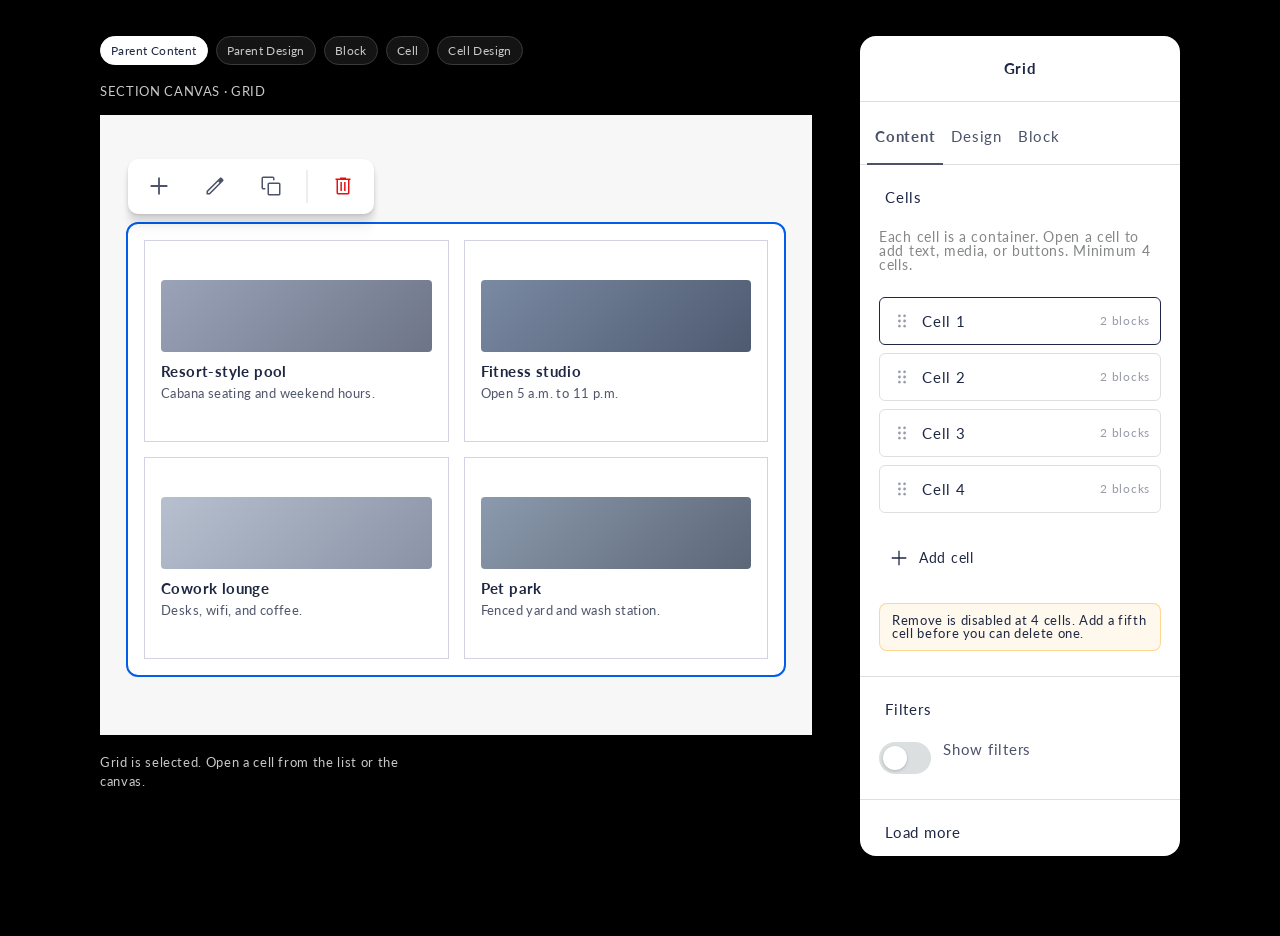
<file: demo-cursor/grid.html>
<!DOCTYPE html>
<html lang="en">
  <head>
    <meta charset="UTF-8" />
    <meta name="viewport" content="width=device-width, initial-scale=1.0" />
    <title>Grid — Editor</title>
    <meta name="description" content="Grid editor mock using New Editor Blocks / Material 3 controls." />
    <link rel="preconnect" href="https://fonts.googleapis.com" />
    <link rel="preconnect" href="https://fonts.gstatic.com" crossorigin />
    <link href="https://fonts.googleapis.com/css2?family=Lato:wght@400;700&family=Roboto:wght@400;700&display=swap" rel="stylesheet" />
    <link rel="stylesheet" href="styles.css" />
    <link rel="stylesheet" href="grid.css" />
  </head>
  <body>
    <a class="skip-link" href="#floater">Skip to block settings</a>
    <main class="workspace">
      <section class="canvas" aria-label="Page canvas">
        <div class="review-bar" role="group" aria-label="Review states">
          <button type="button" class="chip active" data-mode="content">Parent Content</button>
          <button type="button" class="chip" data-mode="design">Parent Design</button>
          <button type="button" class="chip" data-mode="block">Block</button>
          <button type="button" class="chip" data-mode="cell">Cell</button>
          <button type="button" class="chip" data-mode="cellDesign">Cell Design</button>
        </div>
        <p class="canvas-kicker">Section canvas · Grid</p>
        <article class="page-card" id="page-card">
          <div class="page-body page-body-center">
            <div class="block-wrap" id="grid-block">
              <div class="quick-actions" id="qa-parent" role="toolbar" aria-label="Grid quick actions">
                <button type="button" class="icon-button" id="qa-add" aria-label="Add cell">
                  <span class="icon-24"><img src="assets/icon-qa-add.svg" alt="" width="24" height="24" /></span>
                </button>
                <button type="button" class="icon-button" id="qa-edit" aria-label="Edit">
                  <span class="icon-24"><img src="assets/icon-qa-edit.svg" alt="" width="24" height="24" /></span>
                </button>
                <button type="button" class="icon-button" id="qa-copy" aria-label="Clone">
                  <span class="icon-24"><img src="assets/icon-qa-copy.svg" alt="" width="24" height="24" /></span>
                </button>
                <span class="qa-divider" aria-hidden="true"></span>
                <button type="button" class="icon-button" id="qa-delete" aria-label="Delete">
                  <span class="icon-24"><img src="assets/icon-qa-delete.svg" alt="" width="24" height="24" /></span>
                </button>
              </div>
              <div class="quick-actions" id="qa-cell" hidden role="toolbar" aria-label="Cell quick actions">
                <button type="button" class="icon-button" id="qa-add-block" aria-label="Add block">
                  <span class="icon-24"><img src="assets/icon-qa-add.svg" alt="" width="24" height="24" /></span>
                </button>
                <button type="button" class="icon-button" id="qa-clone-cell" aria-label="Clone cell">
                  <span class="icon-24"><img src="assets/icon-qa-copy.svg" alt="" width="24" height="24" /></span>
                </button>
                <span class="qa-divider" aria-hidden="true"></span>
                <button type="button" class="icon-button" disabled aria-label="Delete cell" title="Minimum 4 cells">
                  <span class="icon-24"><img src="assets/icon-qa-delete.svg" alt="" width="24" height="24" /></span>
                </button>
              </div>
              <div class="filters-bar" id="filters-bar" hidden>
                <span class="filter-chip on">All</span>
                <span class="filter-chip">Amenities</span>
                <span class="filter-chip">Community</span>
              </div>
              <div class="amenity-grid" id="amenity-grid">
                <article class="cell" data-cell="0">
                  <div class="cell-content" data-content>
                    <div class="thumb"></div>
                    <div class="cell-copy"><h3>Resort-style pool</h3><p>Cabana seating and weekend hours.</p></div>
                  </div>
                  <div class="overlay">Learn more</div>
                </article>
                <article class="cell" data-cell="1">
                  <div class="cell-content" data-content>
                    <div class="thumb"></div>
                    <div class="cell-copy"><h3>Fitness studio</h3><p>Open 5 a.m. to 11 p.m.</p></div>
                  </div>
                  <div class="overlay">Learn more</div>
                </article>
                <article class="cell" data-cell="2">
                  <div class="cell-content" data-content>
                    <div class="thumb"></div>
                    <div class="cell-copy"><h3>Cowork lounge</h3><p>Desks, wifi, and coffee.</p></div>
                  </div>
                  <div class="overlay">Learn more</div>
                </article>
                <article class="cell" data-cell="3">
                  <div class="cell-content" data-content>
                    <div class="thumb"></div>
                    <div class="cell-copy"><h3>Pet park</h3><p>Fenced yard and wash station.</p></div>
                  </div>
                  <div class="overlay">Learn more</div>
                </article>
              </div>
              <button type="button" class="load-more" id="load-more" hidden>Show more</button>
            </div>
          </div>
        </article>
        <p class="canvas-hint" id="crumb">Grid is selected. Open a cell from the list or the canvas.</p>
      </section>

      <aside class="panel" id="floater" aria-label="Block settings">
        <div class="panel-main" id="parent-shell">
          <header class="panel-header"><h1>Grid</h1></header>
          <div class="tabs" role="tablist" aria-label="Grid settings">
            <button class="tab active" type="button" role="tab" id="tab-content" aria-selected="true" aria-controls="panel-content">Content</button>
            <button class="tab" type="button" role="tab" id="tab-design" aria-selected="false" aria-controls="panel-design">Design</button>
            <button class="tab" type="button" role="tab" id="tab-block" aria-selected="false" aria-controls="panel-block">Block</button>
          </div>
          <div class="tab-panels">
            <div class="tab-panel" id="panel-content" role="tabpanel" aria-labelledby="tab-content">
              <p class="section-label">Cells</p>
              <p class="grid-note">Each cell is a container. Open a cell to add text, media, or buttons. Minimum 4 cells.</p>
              <div class="cell-list" id="cell-list">
                <button type="button" class="cell-row active" data-pick-cell="0"><span class="icon-24"><img src="assets/icon-drag.svg" alt="" width="24" height="24" /></span><span>Cell 1</span><span class="meta">2 blocks</span></button>
                <button type="button" class="cell-row" data-pick-cell="1"><span class="icon-24"><img src="assets/icon-drag.svg" alt="" width="24" height="24" /></span><span>Cell 2</span><span class="meta">2 blocks</span></button>
                <button type="button" class="cell-row" data-pick-cell="2"><span class="icon-24"><img src="assets/icon-drag.svg" alt="" width="24" height="24" /></span><span>Cell 3</span><span class="meta">2 blocks</span></button>
                <button type="button" class="cell-row" data-pick-cell="3"><span class="icon-24"><img src="assets/icon-drag.svg" alt="" width="24" height="24" /></span><span>Cell 4</span><span class="meta">2 blocks</span></button>
              </div>
              <button type="button" class="medium-button medium-button--leading" id="add-cell">
                <span class="icon-24"><img src="assets/icon-add.svg" alt="" width="24" height="24" /></span>
                Add cell
              </button>
              <p class="warn">Remove is disabled at 4 cells. Add a fifth cell before you can delete one.</p>
              <hr class="panel-divider" />
              <p class="section-label">Filters</p>
              <div class="toggle-row">
                <button type="button" class="switch" id="sw-filters" role="switch" aria-checked="false" aria-labelledby="filters-label"></button>
                <div class="toggle-copy"><span id="filters-label">Show filters</span></div>
              </div>
              <div class="nested" id="filter-fields" hidden>
                <label class="field">
                  <span class="field-label">Categories</span>
                  <input type="text" id="filter-names" value="Amenities, Community" />
                  <span class="field-help">Names only. An All chip is added automatically.</span>
                </label>
              </div>
              <hr class="panel-divider" />
              <p class="section-label">Load more</p>
              <div class="toggle-row">
                <button type="button" class="switch" id="sw-load" role="switch" aria-checked="false" aria-labelledby="load-label"></button>
                <div class="toggle-copy"><span id="load-label">Add a load more button</span></div>
              </div>
              <div class="nested" id="load-fields" hidden>
                <label class="field">
                  <span class="field-label">Initial cells to display</span>
                  <input type="number" id="load-count" min="1" value="6" />
                </label>
                <label class="field">
                  <span class="field-label">Button text</span>
                  <input type="text" id="load-text" value="Show more" />
                </label>
              </div>
            </div>

            <div class="tab-panel" id="panel-design" role="tabpanel" aria-labelledby="tab-design" hidden>
              <p class="section-label">Grid layout</p>
              <label class="field">
                <span class="field-label">Number of columns</span>
                <input type="number" id="cols" min="1" max="12" value="2" />
              </label>
              <label class="field">
                <span class="field-label">Space between cells</span>
                <input type="number" id="gap" min="0" value="15" />
                <span class="field-help">Pixels. Blueprint 15.</span>
              </label>
              <hr class="panel-divider" />
              <p class="section-label">Text color</p>
              <p class="grid-note">Color only. Size and heading stay on the text block.</p>
              <div class="color-card">
                <button type="button" class="color-trigger" id="text-color-trigger" aria-haspopup="listbox" aria-expanded="false">
                  <span class="swatch" id="text-swatch" style="background:#1e2743"></span>
                  <span class="color-name" id="text-color-value">Secondary</span>
                  <span class="icon-button" aria-hidden="true"><span class="icon-24"><img src="assets/icon-chevron.svg" alt="" width="24" height="24" /></span></span>
                </button>
                <ul class="color-menu" id="text-color-menu" hidden role="listbox">
                  <li><button type="button" role="option" data-color="#1e2743" data-label="Secondary" aria-selected="true"><span class="swatch" style="background:#1e2743"></span>Secondary</button></li>
                  <li><button type="button" role="option" data-color="#ffffff" data-label="White" aria-selected="false"><span class="swatch" style="background:#ffffff"></span>White</button></li>
                  <li><button type="button" role="option" data-color="#353535" data-label="Black" aria-selected="false"><span class="swatch" style="background:#353535"></span>Black</button></li>
                </ul>
              </div>
              <hr class="panel-divider" />
              <p class="section-label">Cell layout</p>
              <p class="grid-note">Writes into every cell that still follows the Grid.</p>
              <p class="section-label">Content direction</p>
              <div class="segmented segmented-pair" id="dir-seg" role="group" aria-label="Content direction">
                <button type="button" class="active" data-dir="col">Vertical</button>
                <button type="button" data-dir="row">Horizontal</button>
              </div>
              <p class="section-label">Horizontal</p>
              <div class="segmented" id="h-seg" role="group" aria-label="Horizontal">
                <button type="button" class="active" data-h="start">Left</button>
                <button type="button" data-h="center">Center</button>
                <button type="button" data-h="end">Right</button>
              </div>
              <p class="section-label">Vertical</p>
              <div class="segmented" id="v-seg" role="group" aria-label="Vertical">
                <button type="button" data-v="start">Top</button>
                <button type="button" class="active" data-v="center">Center</button>
                <button type="button" data-v="end">Bottom</button>
              </div>
              <p class="grid-note">Visible when cells share a row height. Default Center matches the viewer.</p>
              <hr class="panel-divider" />
              <p class="section-label">Cell chrome</p>
              <div class="field">
                <span class="field-label" id="bg-label">Cell background</span>
                <button type="button" class="field-trigger" id="bg-trigger" aria-haspopup="listbox" aria-expanded="false" aria-labelledby="bg-label bg-value">
                  <span id="bg-value">White</span>
                  <span class="icon-button" aria-hidden="true"><span class="icon-24"><img src="assets/icon-chevron.svg" alt="" width="24" height="24" /></span></span>
                </button>
                <ul class="field-menu" id="bg-menu" hidden role="listbox" aria-labelledby="bg-label">
                  <li><button type="button" role="option" data-bg="#ffffff" aria-selected="true">White</button></li>
                  <li><button type="button" role="option" data-bg="transparent" aria-selected="false">None</button></li>
                  <li><button type="button" role="option" data-bg="#f0f0f0" aria-selected="false">Secondary</button></li>
                </ul>
              </div>
              <div class="toggle-row">
                <button type="button" class="switch on" id="sw-border" role="switch" aria-checked="true" aria-labelledby="border-label"></button>
                <div class="toggle-copy"><span id="border-label">Border</span></div>
              </div>
              <label class="field">
                <span class="field-label">Rounded corners</span>
                <input type="number" id="radius" min="0" max="40" value="0" />
              </label>
              <label class="field">
                <span class="field-label">Height</span>
                <input type="text" id="height" placeholder="0 = auto" />
                <span class="field-help">Empty or 0 is auto. Rows still stretch cells to equal height.</span>
              </label>
              <label class="field">
                <span class="field-label">Padding</span>
                <input type="number" id="cell-pad" min="0" value="16" />
              </label>
              <div class="toggle-row">
                <button type="button" class="switch" id="sw-shadow" role="switch" aria-checked="false" aria-labelledby="shadow-label"></button>
                <div class="toggle-copy"><span id="shadow-label">Box shadow</span></div>
              </div>
              <div class="toggle-row">
                <button type="button" class="switch" id="sw-overlay" role="switch" aria-checked="false" aria-labelledby="overlay-label"></button>
                <div class="toggle-copy"><span id="overlay-label">Show overlay</span></div>
              </div>
              <div class="nested" id="overlay-fields" hidden>
                <label class="field">
                  <span class="field-label">Overlay text</span>
                  <input type="text" id="overlay-text" value="Learn more" />
                </label>
              </div>
              <hr class="panel-divider" />
              <p class="section-label">Module background</p>
              <div class="field">
                <span class="field-label" id="module-label">Background</span>
                <button type="button" class="field-trigger" id="module-trigger" aria-haspopup="listbox" aria-expanded="false" aria-labelledby="module-label module-value">
                  <span id="module-value">None</span>
                  <span class="icon-button" aria-hidden="true"><span class="icon-24"><img src="assets/icon-chevron.svg" alt="" width="24" height="24" /></span></span>
                </button>
                <ul class="field-menu" id="module-menu" hidden role="listbox" aria-labelledby="module-label">
                  <li><button type="button" role="option" aria-selected="true">None</button></li>
                  <li><button type="button" role="option" aria-selected="false">Color</button></li>
                  <li><button type="button" role="option" aria-selected="false">Image</button></li>
                  <li><button type="button" role="option" aria-selected="false">Gradient</button></li>
                </ul>
              </div>
            </div>

            <div class="tab-panel" id="panel-block" role="tabpanel" aria-labelledby="tab-block" hidden>
              <p class="section-label">Animation</p>
              <div class="field">
                <span class="field-label" id="animation-label">Behavior</span>
                <button type="button" class="field-trigger" id="animation-trigger" aria-haspopup="listbox" aria-expanded="false" aria-labelledby="animation-label animation-value">
                  <span id="animation-value">None</span>
                  <span class="icon-button" aria-hidden="true"><span class="icon-24"><img src="assets/icon-chevron.svg" alt="" width="24" height="24" /></span></span>
                </button>
                <ul class="field-menu" id="animation-menu" hidden role="listbox" aria-labelledby="animation-label">
                  <li><button type="button" role="option" data-animation="" aria-selected="true">None</button></li>
                  <li><button type="button" role="option" data-animation="fade" aria-selected="false">Fade</button></li>
                  <li><button type="button" role="option" data-animation="slide" aria-selected="false">Slide up</button></li>
                </ul>
              </div>
              <hr class="panel-divider" />
              <p class="section-label">Padding</p>
              <div class="segmented has-tune" id="padding-source" role="group" aria-label="Padding">
                <button type="button" data-pad="0">—</button>
                <button type="button" data-pad="8">S</button>
                <button type="button" class="active" data-pad="16">M</button>
                <button type="button" data-pad="24">L</button>
                <button type="button" class="tune" id="padding-tune" aria-label="Custom padding">
                  <span class="icon-24"><img src="assets/icon-tune.svg" alt="" width="24" height="24" /></span>
                </button>
              </div>
              <label class="field" id="custom-padding-field" hidden>
                <span class="field-label">Padding</span>
                <input type="number" id="custom-padding" value="16" min="0" max="80" />
              </label>
            </div>
          </div>
        </div>

        <div class="panel-main" id="cell-shell" hidden>
          <header class="layer-header">
            <button type="button" class="medium-button" id="cell-back" aria-label="Back to Grid">
              <span class="icon-24"><img src="assets/icon-back.svg" alt="" width="24" height="24" /></span>
            </button>
            <h2 class="layer-title">Grid cell</h2>
          </header>
          <div class="tabs" role="tablist" aria-label="Cell settings">
            <button class="tab active" type="button" role="tab" id="tab-cell-content" aria-selected="true">Content</button>
            <button class="tab" type="button" role="tab" id="tab-cell-design" aria-selected="false">Design</button>
          </div>
          <div class="tab-panels">
            <div class="tab-panel" id="panel-cell-content">
              <p class="section-label">Blocks in this cell</p>
              <p class="grid-note">Text, Buttons, or Media. Maximum 6. Container is not in the add list.</p>
              <div class="cell-list">
                <div class="cell-row"><span class="icon-24"><img src="assets/icon-drag.svg" alt="" width="24" height="24" /></span><span>Media</span></div>
                <div class="cell-row"><span class="icon-24"><img src="assets/icon-drag.svg" alt="" width="24" height="24" /></span><span>Text</span></div>
              </div>
              <button type="button" class="medium-button medium-button--leading">
                <span class="icon-24"><img src="assets/icon-add.svg" alt="" width="24" height="24" /></span>
                Add block
              </button>
              <p class="grid-note">2 of 6 blocks</p>
              <hr class="panel-divider" />
              <p class="section-label">Cell</p>
              <div class="toggle-row">
                <button type="button" class="switch" id="sw-visible" role="switch" aria-checked="false" aria-labelledby="visible-label"></button>
                <div class="toggle-copy">
                  <span id="visible-label">Keep content always visible</span>
                  <p class="hint">Hover overlay sits behind the content.</p>
                </div>
              </div>
              <div class="toggle-row">
                <button type="button" class="switch" id="sw-link" role="switch" aria-checked="false" aria-labelledby="link-label"></button>
                <div class="toggle-copy"><span id="link-label">Make cell a clickable link</span></div>
              </div>
              <div class="nested" id="link-fields" hidden>
                <div class="field">
                  <span class="field-label" id="linkto-label">Link to</span>
                  <button type="button" class="field-trigger" id="linkto-trigger" aria-haspopup="listbox" aria-expanded="false" aria-labelledby="linkto-label linkto-value">
                    <span id="linkto-value">Existing screen</span>
                    <span class="icon-button" aria-hidden="true"><span class="icon-24"><img src="assets/icon-chevron.svg" alt="" width="24" height="24" /></span></span>
                  </button>
                  <ul class="field-menu" id="linkto-menu" hidden role="listbox" aria-labelledby="linkto-label">
                    <li><button type="button" role="option" aria-selected="true">Existing screen</button></li>
                    <li><button type="button" role="option" aria-selected="false">External URL</button></li>
                    <li><button type="button" role="option" aria-selected="false">Open screen in lightbox</button></li>
                  </ul>
                </div>
              </div>
            </div>
            <div class="tab-panel" id="panel-cell-design" hidden>
              <p class="section-label">Cell layout</p>
              <p class="grid-note">Same controls as Grid Design. Change a value here to style this cell only.</p>
              <p class="section-label">Content direction</p>
              <div class="segmented segmented-pair" id="c-dir-seg" role="group" aria-label="Cell content direction">
                <button type="button" class="active" data-dir="col">Vertical</button>
                <button type="button" data-dir="row">Horizontal</button>
              </div>
              <p class="section-label">Horizontal</p>
              <div class="segmented" id="c-h-seg" role="group" aria-label="Cell horizontal">
                <button type="button" class="active" data-h="start">Left</button>
                <button type="button" data-h="center">Center</button>
                <button type="button" data-h="end">Right</button>
              </div>
              <p class="section-label">Vertical</p>
              <div class="segmented" id="c-v-seg" role="group" aria-label="Cell vertical">
                <button type="button" data-v="start">Top</button>
                <button type="button" class="active" data-v="center">Center</button>
                <button type="button" data-v="end">Bottom</button>
              </div>
              <hr class="panel-divider" />
              <p class="section-label">Cell chrome</p>
              <div class="field">
                <span class="field-label">Cell background</span>
                <button type="button" class="field-trigger" disabled><span>White</span></button>
              </div>
              <div class="toggle-row">
                <button type="button" class="switch on" role="switch" aria-checked="true" aria-labelledby="c-border-label"></button>
                <div class="toggle-copy"><span id="c-border-label">Border</span></div>
              </div>
              <label class="field"><span class="field-label">Rounded corners</span><input type="number" value="0" min="0" readonly /></label>
              <label class="field"><span class="field-label">Height</span><input type="text" placeholder="0 = auto" readonly /></label>
              <label class="field"><span class="field-label">Padding</span><input type="number" value="16" readonly /></label>
              <div class="toggle-row">
                <button type="button" class="switch" role="switch" aria-checked="false" aria-labelledby="c-shadow-label"></button>
                <div class="toggle-copy"><span id="c-shadow-label">Box shadow</span></div>
              </div>
              <div class="toggle-row">
                <button type="button" class="switch" role="switch" aria-checked="false" aria-labelledby="c-overlay-label"></button>
                <div class="toggle-copy"><span id="c-overlay-label">Show overlay</span></div>
              </div>
            </div>
          </div>
        </div>
      </aside>
    </main>
    <script src="grid.js"></script>
  </body>
</html>
</file>
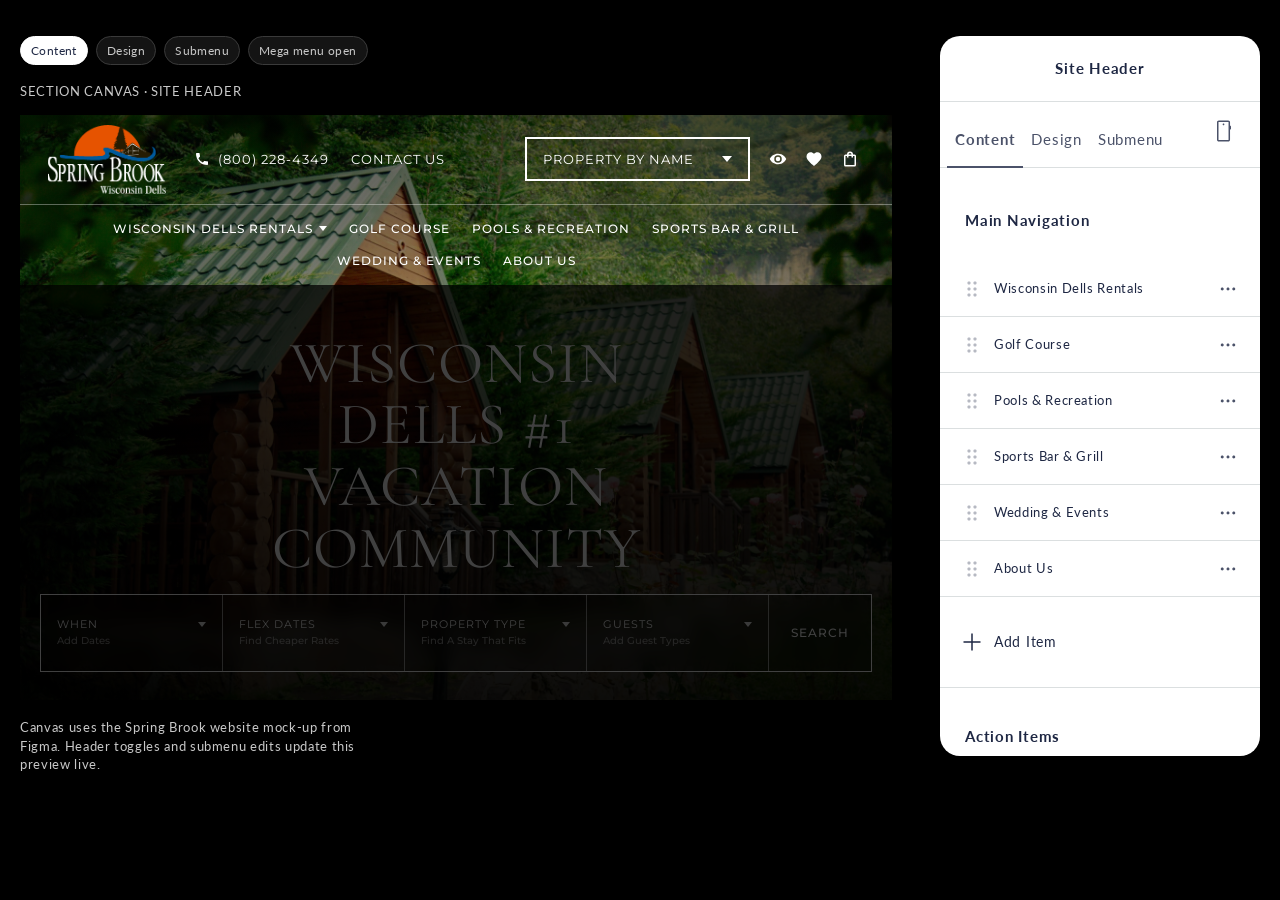
<file: demo-cursor/menu-settings.html>
<!DOCTYPE html>
<html lang="en">
  <head>
    <meta charset="UTF-8" />
    <meta name="viewport" content="width=device-width, initial-scale=1.0" />
    <title>Menu Settings — Editor</title>
    <meta
      name="description"
      content="Site Header / Menu Settings editor mock using New Editor Blocks / Material 3 controls."
    />
    <link rel="preconnect" href="https://fonts.googleapis.com" />
    <link rel="preconnect" href="https://fonts.gstatic.com" crossorigin />
    <link
      href="https://fonts.googleapis.com/css2?family=Cormorant+Garamond:wght@400;500&family=Lato:wght@400;700&family=Montserrat:wght@400;500;600&family=Roboto:wght@400;700&display=swap"
      rel="stylesheet"
    />
    <link rel="stylesheet" href="styles.css" />
    <link rel="stylesheet" href="menu-settings.css" />
  </head>
  <body>
    <a class="skip-link" href="#floater">Skip to block settings</a>

    <main class="workspace menu-workspace">
      <section class="canvas" aria-label="Page canvas">
        <div class="review-bar" role="group" aria-label="Review states">
          <button type="button" class="chip active" data-view="content">Content</button>
          <button type="button" class="chip" data-view="design">Design</button>
          <button type="button" class="chip" data-view="submenu">Submenu</button>
          <button type="button" class="chip" data-view="mega">Mega menu open</button>
        </div>

        <p class="canvas-kicker">Section canvas · Site Header</p>

        <article class="page-card menu-page" id="page-card">
          <div class="site-mock" id="site-header">
            <img
              class="site-hero-img"
              src="assets/menu-settings/hero-cabin.jpg"
              alt=""
              width="1800"
              height="1440"
            />
            <div class="site-hero-scrim" aria-hidden="true"></div>

            <header class="site-header">
              <div class="site-header-top">
                <div class="brand-block">
                  <img
                    class="brand-logo"
                    src="assets/menu-settings/logo.png"
                    alt="Spring Brook Wisconsin Dells"
                    width="157"
                    height="91"
                  />
                  <div class="header-utils">
                    <a class="util-link" id="canvas-phone" href="tel:8002284349">
                      <img src="assets/menu-settings/icon-phone.svg" alt="" width="20" height="20" />
                      <span id="canvas-phone-text">(800) 228-4349</span>
                    </a>
                    <div class="action-utils" id="canvas-actions"></div>
                  </div>
                </div>
                <div class="header-tools">
                  <button type="button" class="property-search" id="canvas-search">
                    <span>Property by Name</span>
                    <span class="property-caret" aria-hidden="true"></span>
                  </button>
                  <div class="tool-icons" id="canvas-tools">
                    <button type="button" class="tool-icon" data-tool="recent" aria-label="Recently Viewed">
                      <img src="assets/menu-settings/icon-eye.svg" alt="" width="20" height="20" />
                    </button>
                    <button type="button" class="tool-icon" data-tool="favorites" aria-label="Favorites">
                      <img src="assets/menu-settings/icon-heart.svg" alt="" width="20" height="20" />
                    </button>
                    <button type="button" class="tool-icon" data-tool="cart" aria-label="Cart">
                      <img src="assets/menu-settings/icon-bag.svg" alt="" width="20" height="20" />
                    </button>
                  </div>
                </div>
              </div>

              <nav class="site-nav" id="site-nav" aria-label="Main"></nav>

              <div class="mega-menu is-contained" id="mega-menu" hidden></div>
            </header>

            <div class="site-mock-body">
              <button
                type="button"
                class="editor-page-overlay"
                id="editor-page-overlay"
                aria-label="Finish editing and return focus to the page"
              ></button>

              <div class="hero-copy">
                <h2>Wisconsin Dells #1 Vacation Community</h2>
              </div>

              <div class="booking-bar" aria-label="Property search">
                <div class="booking-field">
                  <span class="booking-label">When</span>
                  <span class="booking-value">Add Dates</span>
                </div>
                <div class="booking-field">
                  <span class="booking-label">Flex Dates</span>
                  <span class="booking-value">Find Cheaper Rates</span>
                </div>
                <div class="booking-field">
                  <span class="booking-label">Property Type</span>
                  <span class="booking-value">Find A Stay That Fits</span>
                </div>
                <div class="booking-field">
                  <span class="booking-label">Guests</span>
                  <span class="booking-value">Add Guest Types</span>
                </div>
                <button type="button" class="booking-search">Search</button>
              </div>
            </div>
          </div>
        </article>
        <p class="canvas-hint">
          Canvas uses the Spring Brook website mock-up from Figma. Header toggles and submenu edits
          update this preview live.
        </p>
      </section>

      <aside class="panel menu-panel" id="floater" aria-label="Block settings">
        <!-- Parent: Site Header -->
        <div class="panel-main" id="parent-shell">
          <header class="panel-header">
            <h1>Site Header</h1>
          </header>

          <div class="tabs" role="tablist" aria-orientation="horizontal" aria-label="Site Header settings">
            <button
              class="tab active"
              type="button"
              role="tab"
              id="tab-content"
              aria-selected="true"
              aria-controls="panel-content"
            >
              Content
            </button>
            <button
              class="tab"
              type="button"
              role="tab"
              id="tab-design"
              aria-selected="false"
              aria-controls="panel-design"
            >
              Design
            </button>
            <button
              class="tab"
              type="button"
              role="tab"
              id="tab-submenu"
              aria-selected="false"
              aria-controls="panel-submenu"
            >
              Submenu
            </button>
            <button
              class="tab tab-icon"
              type="button"
              id="device-btn"
              aria-pressed="false"
              aria-label="Device overrides"
            >
              <span class="icon-28">
                <img src="assets/menu-settings/icon-device.svg" alt="" width="28" height="28" />
              </span>
            </button>
          </div>

          <div class="tab-panels">
            <div class="tab-panel" id="panel-content" role="tabpanel" aria-labelledby="tab-content">
              <p class="section-label">Main Navigation</p>
              <ul class="nav-list" id="nav-list"></ul>
              <button type="button" class="medium-button medium-button--leading" id="add-nav-item">
                <span class="icon-28" aria-hidden="true">
                  <img src="assets/menu-settings/icon-add.svg" alt="" width="28" height="28" />
                </span>
                Add Item
              </button>

              <hr class="panel-divider" />

              <p class="section-label">Action Items</p>
              <ul class="nav-list" id="action-list"></ul>
              <button type="button" class="medium-button medium-button--leading" id="add-action-item">
                <span class="icon-28" aria-hidden="true">
                  <img src="assets/menu-settings/icon-add.svg" alt="" width="28" height="28" />
                </span>
                Add Item
              </button>

              <hr class="panel-divider" />

              <button type="button" class="setting-row nest-row" id="open-elements">
                <span>Elements</span>
                <span class="icon-24" aria-hidden="true">
                  <img src="assets/menu-settings/icon-chevron-right.svg" alt="" width="24" height="24" />
                </span>
              </button>
            </div>

            <div class="tab-panel" id="panel-design" role="tabpanel" aria-labelledby="tab-design" hidden>
              <p class="section-label" id="menu-type-heading">Menu Type</p>
              <div class="field menu-type-field">
                <button
                  type="button"
                  class="menu-type-trigger"
                  id="menu-type-trigger"
                  aria-haspopup="listbox"
                  aria-expanded="false"
                  aria-labelledby="menu-type-heading menu-type-value"
                >
                  <span class="menu-type-preview">
                    <span class="menu-type-name" id="menu-type-value">Horizontal 1</span>
                    <img
                      class="menu-type-thumb"
                      src="assets/menu-settings/menu-type-horizontal-1.png"
                      alt=""
                      width="164"
                      height="54"
                    />
                  </span>
                  <span class="icon-button" aria-hidden="true">
                    <span class="icon-24">
                      <img src="assets/icon-chevron.svg" alt="" width="24" height="24" />
                    </span>
                  </span>
                </button>
                <ul class="field-menu" id="menu-type-menu" hidden role="listbox" aria-labelledby="menu-type-heading">
                  <li>
                    <button type="button" role="option" data-menu-type="horizontal-1" aria-selected="true">
                      Horizontal 1
                    </button>
                  </li>
                  <li>
                    <button type="button" role="option" data-menu-type="horizontal-2" aria-selected="false">
                      Horizontal 2
                    </button>
                  </li>
                  <li>
                    <button type="button" role="option" data-menu-type="stacked" aria-selected="false">
                      Stacked
                    </button>
                  </li>
                </ul>
              </div>

              <hr class="panel-divider" />

              <button type="button" class="setting-row nest-row" id="open-layout">
                <span>Layout</span>
                <span class="icon-24" aria-hidden="true">
                  <img src="assets/menu-settings/icon-chevron-right.svg" alt="" width="24" height="24" />
                </span>
              </button>

              <hr class="panel-divider" />

              <button type="button" class="setting-row nest-row" id="open-logo">
                <span>Logo</span>
                <span class="icon-24" aria-hidden="true">
                  <img src="assets/menu-settings/icon-chevron-right.svg" alt="" width="24" height="24" />
                </span>
              </button>

              <hr class="panel-divider" />

              <button type="button" class="setting-row nest-row" id="open-color">
                <span>Color</span>
                <span class="icon-24" aria-hidden="true">
                  <img src="assets/menu-settings/icon-chevron-right.svg" alt="" width="24" height="24" />
                </span>
              </button>

              <hr class="panel-divider" />

              <button type="button" class="setting-row nest-row" id="open-links">
                <span>Links and Buttons</span>
                <span class="icon-24" aria-hidden="true">
                  <img src="assets/menu-settings/icon-chevron-right.svg" alt="" width="24" height="24" />
                </span>
              </button>
            </div>

            <div class="tab-panel" id="panel-submenu" role="tabpanel" aria-labelledby="tab-submenu" hidden>
              <p class="section-label" id="submenu-color-heading">Submenu Color</p>
              <div class="color-card color-card--submenu" id="submenu-color-card">
                <button
                  type="button"
                  class="color-trigger"
                  id="submenu-color-trigger"
                  aria-haspopup="listbox"
                  aria-expanded="false"
                  aria-labelledby="submenu-color-heading submenu-color-name"
                >
                  <span class="swatch" id="submenu-swatch" style="background: #ffffff"></span>
                  <span class="color-name" id="submenu-color-name">White</span>
                  <span class="icon-button" aria-hidden="true">
                    <span class="icon-24">
                      <img src="assets/icon-chevron.svg" alt="" width="24" height="24" />
                    </span>
                  </span>
                </button>
                <ul class="color-menu" id="submenu-color-menu" hidden role="listbox" aria-label="Submenu Color">
                  <li>
                    <button type="button" role="option" data-color="#ffffff" data-name="White" aria-selected="true">
                      <span class="swatch" style="background: #ffffff"></span> White
                    </button>
                  </li>
                  <li>
                    <button type="button" role="option" data-color="#f5e6c8" data-name="Sand" aria-selected="false">
                      <span class="swatch" style="background: #f5e6c8"></span> Sand
                    </button>
                  </li>
                  <li>
                    <button type="button" role="option" data-color="#1e2743" data-name="Ink" aria-selected="false">
                      <span class="swatch" style="background: #1e2743"></span> Ink
                    </button>
                  </li>
                </ul>
              </div>

              <hr class="panel-divider" />

              <p class="section-label">Constraints</p>
              <div class="toggle-row">
                <button
                  type="button"
                  class="switch on"
                  role="switch"
                  id="toggle-contain"
                  aria-checked="true"
                  aria-labelledby="contain-label"
                ></button>
                <div class="toggle-copy">
                  <span id="contain-label">Contain Submenu</span>
                </div>
              </div>

              <hr class="panel-divider" />

              <div class="toggle-row">
                <button
                  type="button"
                  class="switch on"
                  role="switch"
                  id="toggle-hover"
                  aria-checked="true"
                  aria-labelledby="hover-label"
                ></button>
                <div class="toggle-copy">
                  <span id="hover-label">Open on Hover</span>
                </div>
              </div>
            </div>
          </div>
        </div>

        <!-- Drill-in: Layout (Design) -->
        <div class="panel-main" id="layout-shell" hidden>
          <header class="panel-header panel-header-back">
            <button type="button" class="medium-button" id="layout-back" aria-label="Back to Site Header">
              <span class="icon-28" aria-hidden="true">
                <img src="assets/menu-settings/icon-back.svg" alt="" width="28" height="28" />
              </span>
            </button>
            <h1>Layout</h1>
          </header>

          <div class="tab-panels layout-body">
            <p class="section-label">Orientation</p>
            <div class="icon-bar layout-orientation" id="layout-orientation" role="group" aria-label="Orientation">
              <button type="button" data-orientation="left" aria-label="Align left" aria-pressed="false">
                <span class="icon-24">
                  <img src="assets/menu-settings/icon-align-left.svg" alt="" width="24" height="24" />
                </span>
              </button>
              <button type="button" class="active" data-orientation="center" aria-label="Align center" aria-pressed="true">
                <span class="icon-24">
                  <img src="assets/menu-settings/icon-align-center.svg" alt="" width="24" height="24" />
                </span>
              </button>
              <button type="button" data-orientation="right" aria-label="Align right" aria-pressed="false">
                <span class="icon-24">
                  <img src="assets/menu-settings/icon-align-right.svg" alt="" width="24" height="24" />
                </span>
              </button>
            </div>

            <hr class="panel-divider" />

            <div class="layout-slider-block">
              <p class="layout-slider-label" id="link-spacing-label">Link Spacing</p>
              <div class="layout-slider-row">
                <label class="layout-slider-wrap" for="link-spacing-slider">
                  <span class="sr-only">Link Spacing</span>
                  <input
                    type="range"
                    id="link-spacing-slider"
                    min="0"
                    max="40"
                    value="10"
                    step="1"
                    aria-labelledby="link-spacing-label"
                    aria-valuemin="0"
                    aria-valuemax="40"
                    aria-valuenow="10"
                  />
                </label>
                <label class="layout-px-field" for="link-spacing-value">
                  <span class="sr-only">Link Spacing value</span>
                  <input type="text" id="link-spacing-value" value="10 px" inputmode="numeric" />
                </label>
              </div>
            </div>

            <div class="layout-slider-block">
              <p class="layout-slider-label" id="vertical-padding-label">Vertical Padding</p>
              <div class="layout-slider-row">
                <label class="layout-slider-wrap" for="vertical-padding-slider">
                  <span class="sr-only">Vertical Padding</span>
                  <input
                    type="range"
                    id="vertical-padding-slider"
                    min="0"
                    max="40"
                    value="20"
                    step="1"
                    aria-labelledby="vertical-padding-label"
                    aria-valuemin="0"
                    aria-valuemax="40"
                    aria-valuenow="20"
                  />
                </label>
                <label class="layout-px-field" for="vertical-padding-value">
                  <span class="sr-only">Vertical Padding value</span>
                  <input type="text" id="vertical-padding-value" value="20 px" inputmode="numeric" />
                </label>
              </div>
            </div>

            <div class="layout-slider-block">
              <p class="layout-slider-label" id="cta-padding-label">Call to Action Padding</p>
              <div class="layout-slider-row">
                <label class="layout-slider-wrap" for="cta-padding-slider">
                  <span class="sr-only">Call to Action Padding</span>
                  <input
                    type="range"
                    id="cta-padding-slider"
                    min="0"
                    max="40"
                    value="10"
                    step="1"
                    aria-labelledby="cta-padding-label"
                    aria-valuemin="0"
                    aria-valuemax="40"
                    aria-valuenow="10"
                  />
                </label>
                <label class="layout-px-field" for="cta-padding-value">
                  <span class="sr-only">Call to Action Padding value</span>
                  <input type="text" id="cta-padding-value" value="10 px" inputmode="numeric" />
                </label>
              </div>
            </div>
          </div>
        </div>

        <!-- Drill-in: Elements -->
        <div class="panel-main" id="elements-shell" hidden>
          <header class="panel-header panel-header-back">
            <button type="button" class="medium-button" id="elements-back" aria-label="Back to Site Header">
              <span class="icon-28" aria-hidden="true">
                <img src="assets/menu-settings/icon-back.svg" alt="" width="28" height="28" />
              </span>
            </button>
            <h1>Elements</h1>
          </header>

          <div class="tab-panels elements-body">
            <p class="section-label">Menu Elements</p>

            <div class="element-block">
              <div class="toggle-row">
                <button
                  type="button"
                  class="switch on"
                  role="switch"
                  id="toggle-phone"
                  aria-checked="true"
                  aria-labelledby="phone-label"
                ></button>
                <div class="toggle-copy">
                  <span id="phone-label">Phone Number</span>
                </div>
              </div>
              <div class="field" id="phone-field">
                <span class="field-label" id="phone-field-label">Select Phone Number</span>
                <button
                  type="button"
                  class="field-trigger"
                  id="phone-trigger"
                  aria-haspopup="listbox"
                  aria-expanded="false"
                  aria-labelledby="phone-field-label phone-value"
                >
                  <span id="phone-value">(800) 228-4349</span>
                  <span class="icon-button" aria-hidden="true">
                    <span class="icon-24">
                      <img src="assets/icon-chevron.svg" alt="" width="24" height="24" />
                    </span>
                  </span>
                </button>
                <ul class="field-menu" id="phone-menu" hidden role="listbox" aria-labelledby="phone-field-label">
                  <li>
                    <button type="button" role="option" data-phone="(800) 228-4349" aria-selected="true">
                      (800) 228-4349
                    </button>
                  </li>
                  <li>
                    <button type="button" role="option" data-phone="(608) 555-0142" aria-selected="false">
                      (608) 555-0142
                    </button>
                  </li>
                  <li>
                    <button type="button" role="option" data-phone="(715) 555-0198" aria-selected="false">
                      (715) 555-0198
                    </button>
                  </li>
                </ul>
              </div>
            </div>

            <hr class="panel-divider" />

            <div class="toggle-row">
              <button
                type="button"
                class="switch on"
                role="switch"
                id="toggle-search"
                aria-checked="true"
                aria-labelledby="search-label"
              ></button>
              <div class="toggle-copy">
                <span id="search-label">Property Search</span>
              </div>
            </div>

            <hr class="panel-divider" />

            <div class="toggle-row">
              <button
                type="button"
                class="switch on"
                role="switch"
                id="toggle-recent"
                aria-checked="true"
                aria-labelledby="recent-label"
              ></button>
              <div class="toggle-copy">
                <span id="recent-label">Recently Viewed</span>
              </div>
            </div>

            <hr class="panel-divider" />

            <div class="toggle-row">
              <button
                type="button"
                class="switch on"
                role="switch"
                id="toggle-favorites"
                aria-checked="true"
                aria-labelledby="favorites-label"
              ></button>
              <div class="toggle-copy">
                <span id="favorites-label">Favorites</span>
              </div>
            </div>

            <hr class="panel-divider" />

            <div class="toggle-row">
              <button
                type="button"
                class="switch on"
                role="switch"
                id="toggle-cart"
                aria-checked="true"
                aria-labelledby="cart-label"
              ></button>
              <div class="toggle-copy">
                <span id="cart-label">Cart</span>
              </div>
            </div>
          </div>
        </div>

        <!-- Drill-in: Submenu Settings -->
        <div class="panel-main" id="submenu-shell" hidden>
          <header class="panel-header panel-header-back">
            <button type="button" class="medium-button" id="submenu-back" aria-label="Back to Site Header">
              <span class="icon-28" aria-hidden="true">
                <img src="assets/menu-settings/icon-back.svg" alt="" width="28" height="28" />
              </span>
            </button>
            <h1 id="submenu-title">Wisconsin Dells Rentals</h1>
          </header>

          <div class="tab-panels submenu-body">
            <div class="submenu-item-label">
              <span id="submenu-item-name">Wisconsin Dells Rentals</span>
              <button type="button" class="icon-button" id="submenu-item-more" aria-label="Submenu options" aria-haspopup="menu" aria-expanded="false">
                <span class="icon-28">
                  <img src="assets/menu-settings/icon-more-28.svg" alt="" width="28" height="28" />
                </span>
              </button>
              <ul class="context-menu" id="submenu-item-menu" hidden role="menu">
                <li><button type="button" role="menuitem" data-action="edit-title">Edit Submenu Title</button></li>
                <li><button type="button" role="menuitem" data-action="add-category">Add Category</button></li>
                <li><button type="button" role="menuitem" data-action="delete-submenu" class="is-danger">Delete Submenu</button></li>
              </ul>
            </div>

            <div class="category-stack" id="category-stack"></div>

            <button type="button" class="medium-button medium-button--leading" id="add-category">
              <span class="icon-28" aria-hidden="true">
                <img src="assets/menu-settings/icon-add.svg" alt="" width="28" height="28" />
              </span>
              Add Category
            </button>
          </div>
        </div>
      </aside>
    </main>

    <ul class="context-menu" id="nav-item-menu" hidden role="menu">
      <li><button type="button" role="menuitem" data-action="edit-submenu">Edit Submenu</button></li>
      <li><button type="button" role="menuitem" data-action="rename">Rename</button></li>
      <li><button type="button" role="menuitem" data-action="delete" class="is-danger">Delete</button></li>
    </ul>

    <ul class="context-menu" id="action-item-menu" hidden role="menu">
      <li><button type="button" role="menuitem" data-action="rename">Rename</button></li>
      <li><button type="button" role="menuitem" data-action="delete" class="is-danger">Delete</button></li>
    </ul>

    <ul class="context-menu" id="category-menu" hidden role="menu">
      <li><button type="button" role="menuitem" data-action="edit-category">Edit Category Title</button></li>
      <li><button type="button" role="menuitem" data-action="toggle-title">Hide Category title</button></li>
    </ul>

    <ul class="context-menu" id="link-item-menu" hidden role="menu">
      <li><button type="button" role="menuitem" data-action="edit">Edit</button></li>
      <li><button type="button" role="menuitem" data-action="move-main">Move to Main Nav</button></li>
      <li><button type="button" role="menuitem" data-action="delete" class="is-danger">Delete</button></li>
    </ul>

    <script src="menu-settings.js"></script>
  </body>
</html>
</file>
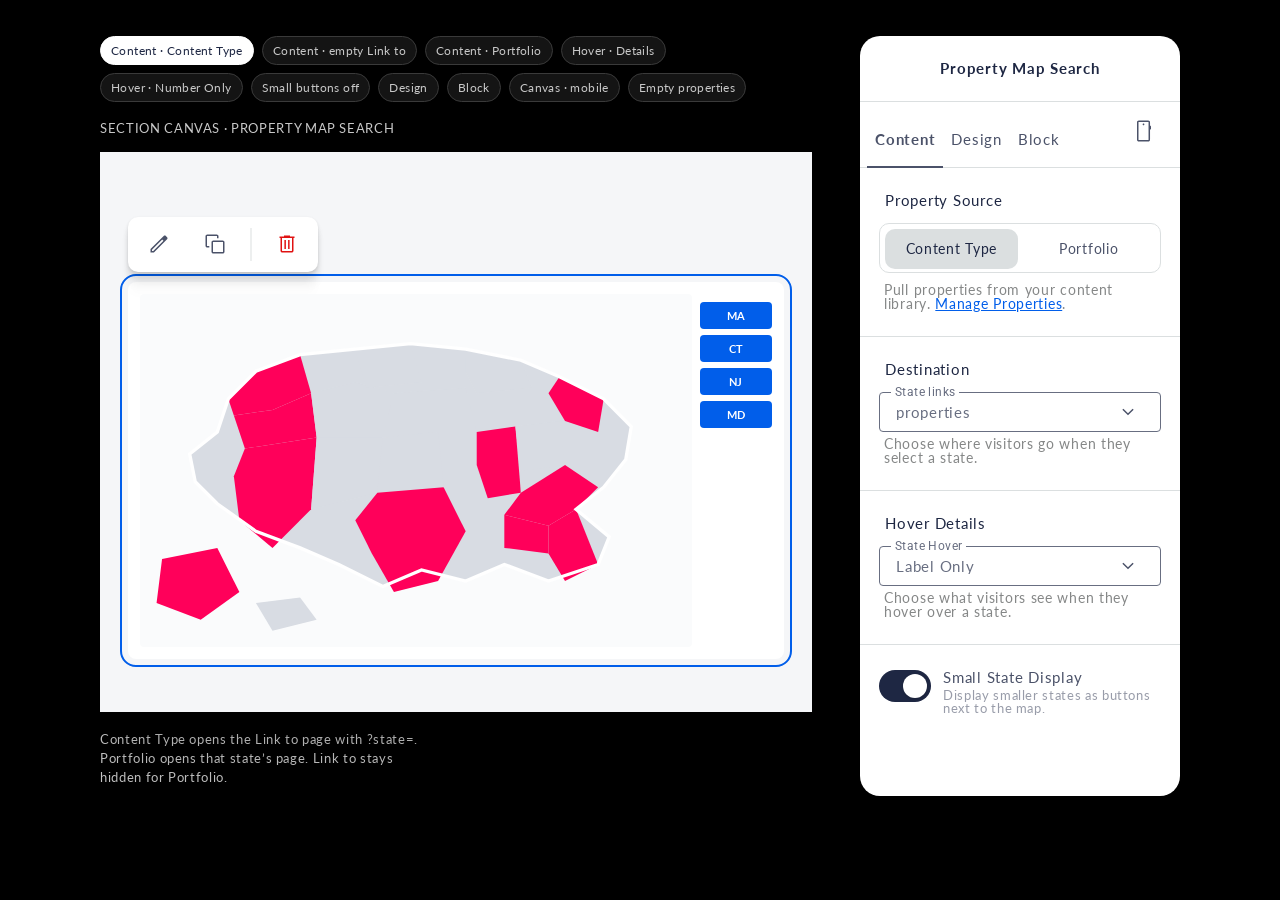
<file: demo-cursor/property-map-search.html>
<!DOCTYPE html>
<html lang="en">
  <head>
    <meta charset="UTF-8" />
    <meta name="viewport" content="width=device-width, initial-scale=1.0" />
    <title>Property Map Search — Editor</title>
    <meta
      name="description"
      content="Property Map Search editor mock using New Editor Blocks / Material 3 controls."
    />
    <link rel="preconnect" href="https://fonts.googleapis.com" />
    <link rel="preconnect" href="https://fonts.gstatic.com" crossorigin />
    <link
      href="https://fonts.googleapis.com/css2?family=Lato:wght@400;700&family=Roboto:wght@400;700&display=swap"
      rel="stylesheet"
    />
    <link rel="stylesheet" href="styles.css" />
    <link rel="stylesheet" href="property-map-search.css?v=10" />
  </head>
  <body>
    <a class="skip-link" href="#floater">Skip to block settings</a>

    <main class="workspace">
      <section class="canvas" aria-label="Page canvas">
        <div class="review-bar" role="group" aria-label="Review states">
          <button type="button" class="chip active" data-state="content-type">Content · Content Type</button>
          <button type="button" class="chip" data-state="empty-link">Content · empty Link to</button>
          <button type="button" class="chip" data-state="portfolio">Content · Portfolio</button>
          <button type="button" class="chip" data-state="hover-details">Hover · Details</button>
          <button type="button" class="chip" data-state="hover-number">Hover · Number Only</button>
          <button type="button" class="chip" data-state="small-off">Small buttons off</button>
          <button type="button" class="chip" data-tab-only="design">Design</button>
          <button type="button" class="chip" data-tab-only="block">Block</button>
          <button type="button" class="chip" data-state="mobile">Canvas · mobile</button>
          <button type="button" class="chip" data-state="empty-props">Empty properties</button>
        </div>

        <p class="canvas-kicker">Section canvas · Property Map Search</p>

        <article class="page-card" id="page-card">
          <div class="page-body page-body-center">
            <div class="block-wrap" id="block-wrap">
              <div class="quick-actions" role="toolbar" aria-label="Block quick actions">
                <button type="button" class="icon-button" id="qa-edit" aria-label="Edit">
                  <span class="icon-24" aria-hidden="true">
                    <img src="assets/icon-qa-edit.svg" alt="" width="24" height="24" />
                  </span>
                </button>
                <button type="button" class="icon-button" id="qa-copy" aria-label="Duplicate">
                  <span class="icon-24" aria-hidden="true">
                    <img src="assets/icon-qa-copy.svg" alt="" width="24" height="24" />
                  </span>
                </button>
                <span class="qa-divider" aria-hidden="true"></span>
                <button type="button" class="icon-button" id="qa-delete" aria-label="Delete">
                  <span class="icon-24" aria-hidden="true">
                    <img src="assets/icon-qa-delete.svg" alt="" width="24" height="24" />
                  </span>
                </button>
              </div>

              <div class="map-block" id="map-block">
                <p class="nav-toast" id="nav-toast" role="status" hidden></p>
                <div class="map-parent">
                  <div class="svg-parent">
                    <div class="warn-canvas">
                      <div class="warn-chip">No Link to — a state click does nothing on the live site.</div>
                    </div>
                    <svg class="us-map" viewBox="0 0 200 128" aria-label="United States map" role="img">
                      <path class="idle" d="M18,58 28,50 32,38 42,28 58,22 78,20 98,18 118,20 138,24 152,30 168,38 178,48 176,60 168,70 158,78 170,88 166,98 148,104 132,98 118,104 102,100 88,106 72,98 58,92 42,86 28,76 20,68Z"/>
                      <path class="active" data-abbr="WA" data-name="Washington" data-count="4" d="M32,38 42,28 58,22 62,36 48,42 34,44Z"/>
                      <path class="active" data-abbr="OR" data-name="Oregon" data-count="2" d="M34,44 48,42 62,36 64,52 38,56Z"/>
                      <path class="active" data-abbr="CA" data-name="California" data-count="8" d="M38,56 64,52 62,78 48,92 36,82 34,66Z"/>
                      <path class="idle" d="M62,36 78,32 92,36 88,52 64,52Z"/>
                      <path class="idle" d="M64,52 88,52 86,72 62,78Z"/>
                      <path class="idle" d="M88,52 108,50 110,70 86,72Z"/>
                      <path class="active" data-abbr="TX" data-name="Texas" data-count="12" d="M86,72 110,70 118,86 108,104 92,108 84,94 78,82Z"/>
                      <path class="idle" d="M92,36 118,34 122,50 108,50 88,52Z"/>
                      <path class="idle" d="M108,50 122,50 128,70 110,70Z"/>
                      <path class="active" data-abbr="IL" data-name="Illinois" data-count="3" d="M122,50 136,48 138,72 126,74 122,62Z"/>
                      <path class="idle" d="M136,48 152,46 154,62 138,64Z"/>
                      <path class="active" data-abbr="NY" data-name="New York" data-count="5" d="M152,30 168,38 166,50 154,46 148,36Z"/>
                      <path class="idle" d="M138,64 154,62 158,78 148,84 132,80 138,72Z"/>
                      <path class="active" data-abbr="FL" data-name="Florida" data-count="9" d="M148,84 158,78 166,98 154,104 148,94Z"/>
                      <path class="active" data-abbr="NC" data-name="North Carolina" data-count="6" d="M138,72 154,62 166,70 158,78 148,84 132,80Z"/>
                      <path class="active" data-abbr="GA" data-name="Georgia" data-count="4" d="M132,80 148,84 148,94 132,92Z"/>
                      <path class="idle" d="M118,20 138,24 142,34 122,36 118,28Z"/>
                      <path class="idle" d="M78,20 98,18 102,32 82,34Z"/>
                      <path class="active" data-abbr="AK" data-name="Alaska" data-count="1" d="M8,96 28,92 36,108 22,118 6,112Z"/>
                      <path class="idle" d="M42,112 58,110 64,118 48,122Z"/>
                      <path class="border" d="M18,58 28,50 32,38 42,28 58,22 78,20 98,18 118,20 138,24 152,30 168,38 178,48 176,60 168,70 158,78 170,88 166,98 148,104 132,98 118,104 102,100 88,106 72,98 58,92 42,86 28,76 20,68Z"/>
                    </svg>
                    <div class="count-bubble" id="count-bubble">12</div>
                    <div class="corner-label" id="corner-label">
                      <span class="state-name" id="hover-name">Texas</span>
                      <span class="state-count" id="hover-count">12 Properties</span>
                    </div>
                    <div class="empty-map">
                      <strong>You don't have any properties to show here.</strong>
                      <span>No properties were found. Go to your dashboard to create or manage properties.</span>
                    </div>
                  </div>
                  <div class="small-col" aria-label="Small state buttons">
                    <button type="button" class="small-btn" data-abbr="MA" data-name="Massachusetts" data-count="3">MA</button>
                    <button type="button" class="small-btn" data-abbr="CT" data-name="Connecticut" data-count="2">CT</button>
                    <button type="button" class="small-btn" data-abbr="NJ" data-name="New Jersey" data-count="4">NJ</button>
                    <button type="button" class="small-btn" data-abbr="MD" data-name="Maryland" data-count="2">MD</button>
                  </div>
                </div>
                <div class="mobile-select">
                  <button type="button" id="mobile-toggle" aria-expanded="false" aria-controls="mobile-list">
                    <span>Select a State</span>
                    <span class="icon-24" aria-hidden="true">
                      <img src="assets/icon-chevron.svg" alt="" width="24" height="24" />
                    </span>
                  </button>
                  <ul class="mobile-list" id="mobile-list" hidden>
                    <li><button type="button" data-abbr="CA" data-name="California" data-count="8">California · 8 Properties</button></li>
                    <li><button type="button" data-abbr="FL" data-name="Florida" data-count="9">Florida · 9 Properties</button></li>
                    <li><button type="button" data-abbr="TX" data-name="Texas" data-count="12">Texas · 12 Properties</button></li>
                    <li><button type="button" data-abbr="NY" data-name="New York" data-count="5">New York · 5 Properties</button></li>
                  </ul>
                </div>
              </div>
            </div>
          </div>
        </article>
        <p class="canvas-hint">
          Content Type opens the Link to page with ?state=. Portfolio opens that state’s page. Link to stays hidden for Portfolio.
        </p>
      </section>

      <aside class="panel" id="floater" aria-label="Block settings">
        <div class="panel-main">
          <header class="panel-header">
            <h1>Property Map Search</h1>
          </header>

          <div class="tabs" role="tablist" aria-orientation="horizontal" aria-label="Block settings">
            <button class="tab active" type="button" role="tab" id="tab-content" aria-selected="true" aria-controls="panel-content">
              Content
            </button>
            <button class="tab" type="button" role="tab" id="tab-design" aria-selected="false" aria-controls="panel-design">
              Design
            </button>
            <button class="tab" type="button" role="tab" id="tab-block" aria-selected="false" aria-controls="panel-block">
              Block
            </button>
            <button class="tab tab-icon" type="button" id="device-btn" aria-pressed="false" aria-label="Device overrides">
              <span class="icon-28">
                <img src="assets/icon-device.svg" alt="" width="28" height="28" />
              </span>
            </button>
          </div>

          <div class="tab-panels">
            <div class="tab-panel" id="panel-content" role="tabpanel" aria-labelledby="tab-content">
              <p class="warn" id="link-warn" hidden>
                <strong>No destination page.</strong> Pick a Link to page or state clicks do nothing.
              </p>

              <div class="source-block">
                <p class="section-label">Property Source</p>
                <div class="choice-block">
                  <div class="segmented segmented-pair" id="source-source" role="group" aria-label="Property list">
                    <button type="button" class="active" data-source="content">Content Type</button>
                    <button type="button" data-source="portfolio">Portfolio</button>
                  </div>
                  <p class="field-help" id="source-hint">
                    Pull properties from your content library. <a class="text-link" href="#">Manage Properties</a>.
                  </p>
                </div>
              </div>

              <div id="destination-section">
                <hr class="panel-divider" />
                <div class="destination-block">
                  <p class="section-label">Destination</p>
                  <div class="field" id="link-field">
                    <span class="field-label" id="link-label">State links</span>
                    <button
                      type="button"
                      class="field-trigger"
                      id="link-trigger"
                      aria-haspopup="listbox"
                      aria-expanded="false"
                      aria-labelledby="link-label link-value"
                    >
                      <span id="link-value">properties</span>
                      <span class="icon-button" aria-hidden="true">
                        <span class="icon-24">
                          <img src="assets/icon-chevron.svg" alt="" width="24" height="24" />
                        </span>
                      </span>
                    </button>
                    <ul class="field-menu" id="link-menu" hidden role="listbox" aria-labelledby="link-label">
                      <li><button type="button" role="option" data-link="" aria-selected="false">Select a page</button></li>
                      <li><button type="button" role="option" data-link="properties" aria-selected="true">properties</button></li>
                      <li><button type="button" role="option" data-link="communities" aria-selected="false">communities</button></li>
                      <li><button type="button" role="option" data-link="property-search" aria-selected="false">property-search</button></li>
                      <li><button type="button" role="option" data-link="map" aria-selected="false">map</button></li>
                    </ul>
                    <span class="field-help">Choose where visitors go when they select a state.</span>
                  </div>
                </div>
              </div>

              <hr class="panel-divider" />

              <div class="hover-block">
              <p class="section-label">Hover Details</p>
              <div class="field">
                <span class="field-label" id="hover-label">State Hover</span>
                <button
                  type="button"
                  class="field-trigger"
                  id="hover-trigger"
                  aria-haspopup="listbox"
                  aria-expanded="false"
                  aria-labelledby="hover-label hover-value"
                >
                  <span id="hover-value">Label Only</span>
                  <span class="icon-button" aria-hidden="true">
                    <span class="icon-24">
                      <img src="assets/icon-chevron.svg" alt="" width="24" height="24" />
                    </span>
                  </span>
                </button>
                <ul class="field-menu" id="hover-menu" hidden role="listbox" aria-labelledby="hover-label">
                  <li><button type="button" role="option" data-hover="details" aria-selected="false">State with Details</button></li>
                  <li><button type="button" role="option" data-hover="label" aria-selected="true">Label Only</button></li>
                  <li><button type="button" role="option" data-hover="number" aria-selected="false">Number Only</button></li>
                </ul>
                <span class="field-help" id="hover-hint">
                  Choose what visitors see when they hover over a state.
                </span>
              </div>
              </div>

              <hr class="panel-divider" />

              <div class="toggle-row">
                <button
                  type="button"
                  class="switch on"
                  id="small-toggle"
                  role="switch"
                  aria-checked="true"
                  aria-labelledby="small-label"
                ></button>
                <div class="toggle-copy">
                  <span id="small-label">Small State Display</span>
                  <p class="hint">
                    Display smaller states as buttons next to the map.
                  </p>
                </div>
              </div>
            </div>

            <div class="tab-panel" id="panel-design" role="tabpanel" aria-labelledby="tab-design" hidden>
              <p class="section-label">Active color</p>
              <div class="color-card" id="active-color-field"></div>

              <p class="section-label">Hover color</p>
              <div class="color-card" id="map-hover-color-field"></div>

              <hr class="panel-divider" />

              <p class="section-label">Hover Text style</p>
              <div class="field">
                <span class="field-label" id="title-font-label">Title Text Style</span>
                <button
                  type="button"
                  class="field-trigger"
                  id="title-font-trigger"
                  aria-haspopup="listbox"
                  aria-expanded="false"
                  aria-labelledby="title-font-label title-font-value"
                >
                  <span id="title-font-value">Heading 2</span>
                  <span class="icon-button" aria-hidden="true">
                    <span class="icon-24">
                      <img src="assets/icon-chevron.svg" alt="" width="24" height="24" />
                    </span>
                  </span>
                </button>
                <ul class="field-menu" id="title-font-menu" hidden role="listbox" aria-labelledby="title-font-label">
                  <li><button type="button" role="option" data-font="h1" aria-selected="false">Heading 1</button></li>
                  <li><button type="button" role="option" data-font="h2" aria-selected="true">Heading 2</button></li>
                  <li><button type="button" role="option" data-font="h3" aria-selected="false">Heading 3</button></li>
                  <li><button type="button" role="option" data-font="h4" aria-selected="false">Heading 4</button></li>
                  <li><button type="button" role="option" data-font="h5" aria-selected="false">Heading 5</button></li>
                  <li><button type="button" role="option" data-font="h6" aria-selected="false">Heading 6</button></li>
                  <li><button type="button" role="option" data-font="custom" aria-selected="false">Custom</button></li>
                </ul>
              </div>

              <div class="custom-font" id="custom-title-fields" hidden>
                <div class="field">
                  <span class="field-label" id="title-family-label">Family</span>
                  <button
                    type="button"
                    class="field-trigger"
                    id="title-family-trigger"
                    aria-haspopup="listbox"
                    aria-expanded="false"
                    aria-labelledby="title-family-label title-family-value"
                  >
                    <span id="title-family-value">Lato</span>
                    <span class="icon-button" aria-hidden="true">
                      <span class="icon-24">
                        <img src="assets/icon-chevron.svg" alt="" width="24" height="24" />
                      </span>
                    </span>
                  </button>
                  <ul class="field-menu" id="title-family-menu" hidden role="listbox" aria-labelledby="title-family-label">
                    <li><button type="button" role="option" data-family="Lato" aria-selected="true">Lato</button></li>
                    <li><button type="button" role="option" data-family="Roboto" aria-selected="false">Roboto</button></li>
                    <li><button type="button" role="option" data-family="Georgia" aria-selected="false">Georgia</button></li>
                  </ul>
                </div>
                <div class="field">
                  <span class="field-label" id="title-weight-label">Weight</span>
                  <button
                    type="button"
                    class="field-trigger"
                    id="title-weight-trigger"
                    aria-haspopup="listbox"
                    aria-expanded="false"
                    aria-labelledby="title-weight-label title-weight-value"
                  >
                    <span id="title-weight-value">Bold</span>
                    <span class="icon-button" aria-hidden="true">
                      <span class="icon-24">
                        <img src="assets/icon-chevron.svg" alt="" width="24" height="24" />
                      </span>
                    </span>
                  </button>
                  <ul class="field-menu" id="title-weight-menu" hidden role="listbox" aria-labelledby="title-weight-label">
                    <li><button type="button" role="option" data-weight="400" aria-selected="false">Regular</button></li>
                    <li><button type="button" role="option" data-weight="500" aria-selected="false">Medium</button></li>
                    <li><button type="button" role="option" data-weight="700" aria-selected="true">Bold</button></li>
                  </ul>
                </div>
                <label class="field">
                  <span class="field-label">Size</span>
                  <input type="number" id="title-size" value="28" min="10" max="72" />
                </label>
                <label class="field">
                  <span class="field-label">Line height</span>
                  <input type="number" id="title-line" value="1.2" min="0.8" max="2.4" step="0.1" />
                </label>
              </div>

              <div class="field">
                <span class="field-label" id="subtitle-font-label">Subtitle Text Style</span>
                <button
                  type="button"
                  class="field-trigger"
                  id="subtitle-font-trigger"
                  aria-haspopup="listbox"
                  aria-expanded="false"
                  aria-labelledby="subtitle-font-label subtitle-font-value"
                >
                  <span id="subtitle-font-value">H4</span>
                  <span class="icon-button" aria-hidden="true">
                    <span class="icon-24">
                      <img src="assets/icon-chevron.svg" alt="" width="24" height="24" />
                    </span>
                  </span>
                </button>
                <ul class="field-menu" id="subtitle-font-menu" hidden role="listbox" aria-labelledby="subtitle-font-label">
                  <li><button type="button" role="option" data-font="h2" aria-selected="false">H2</button></li>
                  <li><button type="button" role="option" data-font="h3" aria-selected="false">H3</button></li>
                  <li><button type="button" role="option" data-font="h4" aria-selected="true">H4</button></li>
                  <li><button type="button" role="option" data-font="h5" aria-selected="false">H5</button></li>
                  <li><button type="button" role="option" data-font="h6" aria-selected="false">H6</button></li>
                  <li><button type="button" role="option" data-font="paragraph" aria-selected="false">Paragraph</button></li>
                  <li><button type="button" role="option" data-font="custom" aria-selected="false">Custom</button></li>
                </ul>
              </div>

              <div class="custom-font" id="custom-subtitle-fields" hidden>
                <div class="field">
                  <span class="field-label" id="subtitle-family-label">Family</span>
                  <button
                    type="button"
                    class="field-trigger"
                    id="subtitle-family-trigger"
                    aria-haspopup="listbox"
                    aria-expanded="false"
                    aria-labelledby="subtitle-family-label subtitle-family-value"
                  >
                    <span id="subtitle-family-value">Lato</span>
                    <span class="icon-button" aria-hidden="true">
                      <span class="icon-24">
                        <img src="assets/icon-chevron.svg" alt="" width="24" height="24" />
                      </span>
                    </span>
                  </button>
                  <ul class="field-menu" id="subtitle-family-menu" hidden role="listbox" aria-labelledby="subtitle-family-label">
                    <li><button type="button" role="option" data-family="Lato" aria-selected="true">Lato</button></li>
                    <li><button type="button" role="option" data-family="Roboto" aria-selected="false">Roboto</button></li>
                    <li><button type="button" role="option" data-family="Georgia" aria-selected="false">Georgia</button></li>
                  </ul>
                </div>
                <div class="field">
                  <span class="field-label" id="subtitle-weight-label">Weight</span>
                  <button
                    type="button"
                    class="field-trigger"
                    id="subtitle-weight-trigger"
                    aria-haspopup="listbox"
                    aria-expanded="false"
                    aria-labelledby="subtitle-weight-label subtitle-weight-value"
                  >
                    <span id="subtitle-weight-value">Bold</span>
                    <span class="icon-button" aria-hidden="true">
                      <span class="icon-24">
                        <img src="assets/icon-chevron.svg" alt="" width="24" height="24" />
                      </span>
                    </span>
                  </button>
                  <ul class="field-menu" id="subtitle-weight-menu" hidden role="listbox" aria-labelledby="subtitle-weight-label">
                    <li><button type="button" role="option" data-weight="400" aria-selected="false">Regular</button></li>
                    <li><button type="button" role="option" data-weight="500" aria-selected="false">Medium</button></li>
                    <li><button type="button" role="option" data-weight="700" aria-selected="true">Bold</button></li>
                  </ul>
                </div>
                <label class="field">
                  <span class="field-label">Size</span>
                  <input type="number" id="subtitle-size" value="20" min="10" max="72" />
                </label>
                <label class="field">
                  <span class="field-label">Line height</span>
                  <input type="number" id="subtitle-line" value="1.2" min="0.8" max="2.4" step="0.1" />
                </label>
              </div>

              <div id="button-style-panel">
                <hr class="panel-divider" />
                <div class="preset-field" id="button-preset-field"></div>
              </div>
            </div>

            <div class="tab-panel" id="panel-block" role="tabpanel" aria-labelledby="tab-block" hidden>
              <p class="section-label">Animation</p>
              <div class="field">
                <span class="field-label" id="animation-label">Behavior</span>
                <button
                  type="button"
                  class="field-trigger"
                  id="animation-trigger"
                  aria-haspopup="listbox"
                  aria-expanded="false"
                  aria-labelledby="animation-label animation-value"
                >
                  <span id="animation-value">Slide From Bottom</span>
                  <span class="icon-button" aria-hidden="true">
                    <span class="icon-24">
                      <img src="assets/icon-chevron.svg" alt="" width="24" height="24" />
                    </span>
                  </span>
                </button>
                <ul class="field-menu" id="animation-menu" hidden role="listbox" aria-labelledby="animation-label">
                  <li><button type="button" role="option" data-animation="" aria-selected="false">None</button></li>
                  <li><button type="button" role="option" data-animation="slide-y" aria-selected="true">Slide From Bottom</button></li>
                  <li><button type="button" role="option" data-animation="zoom-in" aria-selected="false">Grow</button></li>
                  <li><button type="button" role="option" data-animation="zoom-out-in" aria-selected="false">Shrink</button></li>
                  <li><button type="button" role="option" data-animation="zoom-in-more" aria-selected="false">Zoom In</button></li>
                  <li><button type="button" role="option" data-animation="zoom-out" aria-selected="false">Zoom Out</button></li>
                </ul>
              </div>

              <p class="section-label">Speed</p>
              <div class="icon-bar speed-bar" id="speed-source" role="group" aria-label="Speed">
                <button type="button" class="active" data-speed="normal" aria-label="Normal speed">
                  <span class="icon-24"><img src="assets/icon-speed-normal.svg" alt="" width="24" height="24" /></span>
                </button>
                <button type="button" data-speed="fast" aria-label="Fast speed">
                  <span class="icon-24"><img src="assets/icon-speed-fast.svg" alt="" width="24" height="24" /></span>
                </button>
              </div>

              <hr class="panel-divider" />

              <div class="toggle-row">
                <button
                  type="button"
                  class="switch"
                  id="parallax-toggle"
                  role="switch"
                  aria-checked="false"
                  aria-labelledby="parallax-label"
                ></button>
                <div class="toggle-copy">
                  <span id="parallax-label">Parallax</span>
                </div>
              </div>

              <hr class="panel-divider" />

              <p class="section-label">Width</p>
              <div class="segmented has-tune" id="block-width-source" role="group" aria-label="Width">
                <button type="button" data-block-width="50">50%</button>
                <button type="button" data-block-width="75">75%</button>
                <button type="button" class="active" data-block-width="100">100%</button>
                <button type="button" class="tune" aria-label="Custom width">
                  <span class="icon-24"><img src="assets/icon-tune.svg" alt="" width="24" height="24" /></span>
                </button>
              </div>
              <label class="field" id="custom-block-width-field" hidden>
                <span class="field-label">Width</span>
                <input type="number" id="custom-block-width" value="100" min="10" max="100" />
              </label>

              <hr class="panel-divider" />

              <p class="section-label">Positioning</p>
              <div class="field">
                <span class="field-label" id="positioning-label">Position</span>
                <button
                  type="button"
                  class="field-trigger"
                  id="positioning-trigger"
                  aria-haspopup="listbox"
                  aria-expanded="false"
                  aria-labelledby="positioning-label positioning-value"
                >
                  <span id="positioning-value">Default</span>
                  <span class="icon-button" aria-hidden="true">
                    <span class="icon-24">
                      <img src="assets/icon-chevron.svg" alt="" width="24" height="24" />
                    </span>
                  </span>
                </button>
                <ul class="field-menu" id="positioning-menu" hidden role="listbox" aria-labelledby="positioning-label">
                  <li><button type="button" role="option" data-position="default" aria-selected="true">Default</button></li>
                  <li><button type="button" role="option" data-position="absolute" aria-selected="false">Absolute</button></li>
                  <li><button type="button" role="option" data-position="fixed" aria-selected="false">Fixed</button></li>
                  <li><button type="button" role="option" data-position="relative" aria-selected="false">Relative</button></li>
                </ul>
              </div>

              <hr class="panel-divider" />

              <p class="section-label">Padding</p>
              <div class="segmented has-tune" id="padding-source" role="group" aria-label="Padding">
                <button type="button" class="active" data-pad="0">—</button>
                <button type="button" data-pad="8">S</button>
                <button type="button" data-pad="16">M</button>
                <button type="button" data-pad="24">L</button>
                <button type="button" class="tune" id="padding-tune" aria-label="Custom padding">
                  <span class="icon-24"><img src="assets/icon-tune.svg" alt="" width="24" height="24" /></span>
                </button>
              </div>
              <label class="field" id="custom-padding-field" hidden>
                <span class="field-label">Padding</span>
                <input type="number" id="custom-padding" value="0" min="0" max="80" />
              </label>

              <hr class="panel-divider" />

              <div class="layer-row">
                <span class="layer-row-label" id="layer-pos-label">Layer Position</span>
                <label class="field layer-field">
                  <span class="sr-only">Layer</span>
                  <input type="number" id="layer-pos" value="1" min="0" aria-labelledby="layer-pos-label" />
                </label>
              </div>
            </div>
          </div>
        </div>
      </aside>
    </main>

    <p class="sr-only" id="live" aria-live="polite"></p>
    <script src="property-map-search.js?v=9"></script>
  </body>
</html>
</file>
<file: demo-cursor/styles.css>
:root {
  --white: #ffffff;
  --ink: #1e2743;
  --ink-400: #4b5269;
  --ink-300: #686e81;
  --ink-200: #989ca9;
  --ink-soft: #353535;
  --danger: #e01212;
  --muted: #858787;
  --line: #dbdfe0;
  --primary: #ff005a;
  --blue: #015eea;
  --blue-400: #347eee;
  --blue-50: #e6effd;
  --secondary-bg: #f0f0f0;
  --shadow:
    0 11px 24px rgba(0, 0, 0, 0.1),
    0 44px 44px rgba(0, 0, 0, 0.09),
    0 98px 59px rgba(0, 0, 0, 0.05);
  --qa-shadow:
    0 1px 3px rgba(0, 0, 0, 0.1),
    0 6px 6px rgba(0, 0, 0, 0.09),
    0 13px 8px rgba(0, 0, 0, 0.05),
    0 24px 9px rgba(0, 0, 0, 0.01);
  --title: 700 15px/1 Lato, Helvetica, sans-serif;
  --title-tracking: 0.75px;
  --body: 400 15px/1 Lato, Helvetica, sans-serif;
  --body-tracking: 0.75px;
  --label: 400 12px/16px Roboto, Lato, sans-serif;
  --label-tracking: 0.4px;
  --supporting: 400 14px/1 Lato, Helvetica, sans-serif;
  --supporting-tracking: 0.7px;
  --disclaimer: 400 13px/1 Lato, Helvetica, sans-serif;
  --disclaimer-tracking: 0.65px;
  --button-text: 400 14px/1 Lato, Helvetica, sans-serif;
  --button-tracking: 0.7px;
  --stack: 25px;
}

* {
  box-sizing: border-box;
}

body {
  margin: 0;
  min-height: 100vh;
  background: #000;
  color: var(--ink);
  font-family: Lato, Helvetica, sans-serif;
}

.skip-link {
  position: absolute;
  left: 1rem;
  top: -3rem;
  background: var(--ink);
  color: var(--white);
  padding: 0.5rem 0.8rem;
  z-index: 20;
}

.skip-link:focus {
  top: 1rem;
}

.sr-only {
  position: absolute;
  width: 1px;
  height: 1px;
  padding: 0;
  margin: -1px;
  overflow: hidden;
  clip: rect(0, 0, 0, 0);
  border: 0;
}

.workspace {
  display: grid;
  grid-template-columns: minmax(0, 1fr) 320px;
  gap: 48px;
  align-items: start;
  width: min(1080px, calc(100% - 2.5rem));
  margin: 0 auto;
  padding: 36px 0 80px;
}

.review-bar {
  display: flex;
  flex-wrap: wrap;
  gap: 8px;
  margin-bottom: 18px;
}

.chip {
  appearance: none;
  border: 1px solid #3a3a3a;
  background: #141414;
  color: #c8c8c8;
  border-radius: 999px;
  padding: 6px 10px;
  font: inherit;
  font-size: 12px;
  letter-spacing: 0.4px;
  cursor: pointer;
}

.chip.active {
  background: var(--white);
  color: var(--ink);
  border-color: var(--white);
}

.canvas-kicker,
.canvas-hint {
  margin: 0;
  color: #c8c8c8;
  letter-spacing: 0.65px;
}

.canvas-kicker {
  font-size: 13px;
  text-transform: uppercase;
  margin-bottom: 16px;
}

.canvas-hint {
  margin-top: 18px;
  font-size: 13px;
  line-height: 1.45;
  max-width: 42ch;
}

.page-card {
  background: var(--white);
  border-radius: 20px;
  min-height: 360px;
  box-shadow: var(--shadow);
  overflow: hidden;
  display: flex;
  flex-direction: column;
}

.page-body {
  flex: 1;
  padding: 28px 32px;
  color: var(--ink-400);
  font-size: 15px;
  letter-spacing: 0.4px;
}

.page-footer {
  background: var(--ink);
  min-height: 160px;
  padding: 16px 20px;
  display: flex;
  align-items: flex-end;
}

.block-wrap {
  position: relative;
  margin-top: 65px;
  outline: 2px solid var(--blue);
  outline-offset: 6px;
  border-radius: 4px;
}

.powered-by {
  display: inline-flex;
  align-items: center;
  gap: 8px;
  color: var(--white);
  text-decoration: none;
  font-size: 15px;
  line-height: 1;
}

.powered-by[data-tracking="on"] {
  outline: 1px dashed rgba(1, 94, 234, 0.45);
  outline-offset: 4px;
}

.quick-actions {
  position: absolute;
  left: 0;
  bottom: calc(100% + 10px);
  display: flex;
  align-items: center;
  gap: 16px;
  width: max-content;
  height: 55px;
  padding: 0 11px;
  background: var(--white);
  border-radius: 10px;
  box-shadow: var(--qa-shadow);
  overflow: hidden;
}

.qa-color {
  width: 32px;
  height: 32px;
  padding: 3px;
  border: 1px solid var(--line);
  border-radius: 8px;
  background: var(--white);
  cursor: pointer;
}

.qa-color-inner {
  display: block;
  width: 100%;
  height: 100%;
  border-radius: 5px;
  background: #fff;
}

.qa-divider {
  flex: 0 0 auto;
  width: 0;
  height: 33px;
  position: relative;
}

.qa-divider::before {
  content: "";
  position: absolute;
  top: 0;
  left: 0;
  width: 1px;
  height: 33px;
  background: var(--line);
  transform: translateX(-50%);
}

.panel {
  position: sticky;
  top: 24px;
  width: 320px;
  height: 500px;
  background: var(--white);
  border-radius: 20px;
  box-shadow: var(--shadow);
  overflow: auto;
}

.panel-header {
  display: flex;
  align-items: center;
  justify-content: center;
  height: 66px;
  border-bottom: 1px solid var(--line);
}

.panel-header h1 {
  margin: 0;
  color: var(--ink);
  font: var(--title);
  letter-spacing: var(--title-tracking);
}

.tabs {
  display: flex;
  align-items: flex-end;
  min-height: 63px;
  padding: 0 7px;
  border-bottom: 1px solid var(--line);
}

.tab {
  appearance: none;
  position: relative;
  border: 0;
  background: transparent;
  color: var(--ink-400);
  font: var(--body);
  letter-spacing: var(--body-tracking);
  padding: 15px 8px 20px;
  cursor: pointer;
}

.tab.active {
  font-weight: 700;
}

.tab.active::after {
  content: "";
  position: absolute;
  left: 0;
  right: 0;
  bottom: -1px;
  height: 2px;
  background: var(--ink-400);
}

.tab-icon {
  margin-left: auto;
  padding: 15px 15px 20px;
}

.tab-panels {
  padding: var(--stack) 0;
}

.tab-panel {
  display: flex;
  flex-direction: column;
  gap: var(--stack);
}

.tab-panel[hidden],
.color-menu[hidden],
.field-menu[hidden],
.combo-menu[hidden],
.preset-menu[hidden],
.warn[hidden] {
  display: none;
}

.field {
  display: block;
  position: relative;
  width: 282px;
  margin: 0 auto;
}

.field:has(.field-menu:not([hidden])),
.preset-field:has(.preset-menu:not([hidden])),
.color-card:has(.color-menu:not([hidden])),
.combo:has(.combo-menu:not([hidden])) {
  z-index: 8;
}

.field-label {
  position: absolute;
  top: -8px;
  left: 12px;
  padding: 0 4px;
  background: var(--white);
  color: var(--ink-300);
  font: var(--label);
  letter-spacing: var(--label-tracking);
}

.field input,
.field-trigger {
  width: 100%;
  height: 40px;
  border: 1px solid var(--ink-300);
  border-radius: 4px;
  padding: 0 16px;
  color: var(--ink-300);
  font: var(--body);
  letter-spacing: var(--body-tracking);
  background: var(--white);
}

.field textarea {
  display: block;
  width: 100%;
  height: 144px;
  margin: 0;
  padding: 9px 16px;
  border: 1px solid var(--ink-300);
  border-radius: 4px;
  color: var(--ink-300);
  font: var(--body);
  letter-spacing: var(--body-tracking);
  line-height: 20px;
  background: var(--white);
  resize: none;
}

.field-trigger {
  display: flex;
  align-items: center;
  justify-content: space-between;
  gap: 12px;
  padding-right: 12px;
  text-align: left;
  cursor: pointer;
}

.field-trigger span:first-child {
  min-width: 0;
  overflow: hidden;
  text-overflow: ellipsis;
  white-space: nowrap;
}

.field input:read-only {
  color: var(--ink-300);
}

.field-menu {
  position: absolute;
  top: calc(40px + 8px);
  left: 0;
  z-index: 6;
  list-style: none;
  width: 282px;
  margin: 0;
  padding: 5px;
  border: 0;
  border-radius: 10px;
  background: var(--white);
  box-shadow:
    0 1px 3px rgba(0, 0, 0, 0.1),
    0 6px 6px rgba(0, 0, 0, 0.09),
    0 13px 8px rgba(0, 0, 0, 0.05),
    0 24px 9px rgba(0, 0, 0, 0.01);
}

.field-menu button {
  display: flex;
  align-items: center;
  width: 100%;
  height: 30px;
  padding: 10px 18px 10px 10px;
  border: 0;
  border-radius: 10px;
  background: transparent;
  color: var(--ink);
  font: var(--button-text);
  letter-spacing: var(--button-tracking);
  text-align: left;
  cursor: pointer;
}

.field-menu button:hover,
.color-menu button:hover {
  background: #f0f0f0;
}

.field-menu button[aria-selected="true"] {
  background: #f0f0f0;
}

.field-help {
  display: block;
  margin: 0;
  padding: 5px 5px 0;
  color: var(--muted);
  font: var(--supporting);
  letter-spacing: var(--supporting-tracking);
}

.inline-field {
  display: flex;
  align-items: center;
  justify-content: space-between;
  width: 282px;
  height: 40px;
  margin: 0 auto;
}

.inline-field-label {
  color: var(--ink-400);
  font: var(--body);
  letter-spacing: var(--body-tracking);
}

.combo {
  position: relative;
  display: flex;
  align-items: center;
  width: 110px;
  height: 40px;
  border: 1px solid var(--ink-300);
  border-radius: 4px;
  background: var(--white);
}

.combo input {
  flex: 1 1 auto;
  min-width: 0;
  width: 0;
  height: 100%;
  border: 0;
  padding: 0 0 0 14px;
  color: var(--ink-300);
  font: var(--body);
  letter-spacing: var(--body-tracking);
  background: transparent;
}

.combo-unit {
  appearance: none;
  display: inline-flex;
  align-items: center;
  flex: 0 0 auto;
  height: 40px;
  margin: 0;
  padding: 0 4px 0 2px;
  border: 0;
  background: transparent;
  color: var(--ink-300);
  font: var(--body);
  letter-spacing: var(--body-tracking);
  cursor: pointer;
}

.combo-menu {
  position: absolute;
  top: calc(100% + 8px);
  right: 0;
  left: auto;
  z-index: 6;
  width: 110px;
}

.panel-divider {
  border: 0;
  height: 0;
  margin: 0;
  border-top: 1px solid var(--line);
}

.section-label {
  margin: 0 0 0 25px;
  color: var(--ink);
  font: var(--body);
  letter-spacing: var(--body-tracking);
}

.setting-row {
  appearance: none;
  display: flex;
  align-items: center;
  justify-content: space-between;
  width: 282px;
  min-height: 56px;
  margin: 0 auto;
  padding: 0 0 0 6px;
  border: 0;
  background: transparent;
  color: var(--ink);
  font: var(--body);
  letter-spacing: var(--body-tracking);
  text-align: left;
  cursor: pointer;
}

.nested-layer {
  display: flex;
  flex-direction: column;
  flex: 1;
  min-height: 0;
  background: var(--white);
  overflow: hidden;
}

.nested-layer.layer-pane {
  gap: 0;
}

.nested-layer[hidden],
.layer-pane[hidden],
#design-root[hidden],
.panel-main[hidden] {
  display: none !important;
}

.layer-header {
  position: relative;
  display: flex;
  align-items: center;
  justify-content: center;
  flex: 0 0 66px;
  height: 66px;
  margin: 0;
  border-bottom: 1px solid var(--line);
}

.layer-header .medium-button {
  position: absolute;
  left: 13px;
  top: 13px;
}

.layer-title {
  margin: 0;
  color: var(--ink);
  font: var(--title);
  letter-spacing: var(--title-tracking);
  text-align: center;
  white-space: nowrap;
}

.layer-body {
  display: flex;
  flex-direction: column;
  flex: 1;
  gap: var(--stack);
  padding: var(--stack) 0;
  overflow: auto;
}

.medium-button {
  appearance: none;
  display: inline-flex;
  align-items: center;
  justify-content: center;
  width: 40px;
  height: 40px;
  padding: 0;
  border: 0;
  border-radius: 10px;
  background: transparent;
  color: var(--ink);
  cursor: pointer;
}

.medium-button:hover:not(:disabled) {
  background: var(--secondary-bg);
}

.medium-button--leading {
  width: auto;
  min-width: 115px;
  padding: 10px 5px;
  gap: 8px;
  font: var(--button-text);
  letter-spacing: var(--button-tracking);
}

.layer-list {
  display: flex;
  flex-direction: column;
}

.layer-row {
  display: grid;
  grid-template-columns: 28px minmax(0, 1fr) 40px;
  align-items: center;
  column-gap: 10px;
  width: 100%;
  height: 70px;
  padding: 0 19px 0 18px;
  border: 0;
  border-bottom: 1px solid var(--line);
  background: transparent;
  color: var(--ink-soft);
  font: var(--body);
  letter-spacing: var(--body-tracking);
  text-align: left;
}

.layer-row.is-secondary {
  color: var(--ink);
  font: var(--disclaimer);
  letter-spacing: var(--disclaimer-tracking);
}

.layer-row .icon-button {
  justify-self: end;
}

.layer-pane {
  display: flex;
  flex-direction: column;
  gap: var(--stack);
}

.layer-pane[hidden] {
  display: none;
}

.hint {
  margin: 0;
  color: var(--ink-200);
  font: var(--disclaimer);
  letter-spacing: var(--disclaimer-tracking);
  max-width: 34ch;
}

.warn {
  width: 282px;
  margin: 0 auto;
  padding: 10px 12px;
  border-radius: 8px;
  border: 1px solid rgba(255, 188, 74, 0.55);
  background: #fff8ed;
  color: var(--ink);
  font: var(--disclaimer);
  letter-spacing: var(--disclaimer-tracking);
}

.toggle-row {
  display: flex;
  align-items: flex-start;
  width: 282px;
  margin: 0 auto;
  gap: 12px;
  color: var(--ink-400);
  font: var(--body);
  letter-spacing: var(--body-tracking);
}

.toggle-copy {
  display: flex;
  flex-direction: column;
  gap: 4px;
  min-width: 0;
}

.toggle-copy .hint {
  margin: 0;
  max-width: none;
}

.switch {
  appearance: none;
  width: 52px;
  height: 32px;
  border: 0;
  border-radius: 16px;
  background: var(--line);
  position: relative;
  cursor: pointer;
  flex: 0 0 auto;
}

.switch::after {
  content: "";
  position: absolute;
  top: 4px;
  left: 4px;
  width: 24px;
  height: 24px;
  border-radius: 50%;
  background: var(--white);
  box-shadow: 0 1px 3px rgba(0, 0, 0, 0.2);
}

.switch.on {
  background: var(--ink);
}

.switch.on::after {
  left: auto;
  right: 4px;
}

.switch:disabled {
  opacity: 0.45;
  cursor: not-allowed;
}

.segmented {
  display: flex;
  width: 282px;
  margin: 0 auto;
  padding: 8px;
  border: 1px solid var(--line);
  border-radius: 12px;
  background: var(--white);
  gap: 6px;
}

.segmented button {
  flex: 1;
  appearance: none;
  border: 0;
  border-radius: 8px;
  background: transparent;
  color: var(--ink-400);
  font: var(--body);
  letter-spacing: var(--body-tracking);
  min-height: 32px;
  cursor: pointer;
}

.segmented button.active {
  background: var(--line);
  color: var(--ink);
}

.segmented.segmented-pair {
  height: 50px;
  padding: 5px;
  border-radius: 10px;
  gap: 5px;
}

.segmented.segmented-pair button {
  min-height: 40px;
  height: 40px;
  border-radius: 10px;
  font: var(--button-text);
  letter-spacing: var(--button-tracking);
}

.segmented.has-tune {
  height: 55px;
  padding: 11px;
  border-radius: 10px;
  gap: 10px;
}

.segmented.has-tune button {
  min-height: 40px;
  height: 40px;
  border-radius: 12px;
}

.segmented.has-tune .tune {
  flex: 0 0 40px;
}

.segmented.has-tune .tune:hover,
.icon-bar button:hover {
  background: var(--line);
}

.icon-bar {
  display: flex;
  align-items: center;
  width: 282px;
  height: 55px;
  margin: 0 auto;
  padding: 11px;
  border: 1px solid var(--line);
  border-radius: 10px;
  background: var(--white);
  gap: 33px;
}

.icon-bar button {
  appearance: none;
  display: inline-flex;
  align-items: center;
  justify-content: center;
  flex: 0 0 40px;
  width: 40px;
  height: 40px;
  padding: 0;
  border: 0;
  border-radius: 12px;
  background: transparent;
  cursor: pointer;
}

.icon-bar button.active {
  background: var(--line);
}

.color-card {
  position: relative;
  width: 282px;
  margin: 0 auto;
  border: 1px solid var(--line);
  border-radius: 12px;
  padding: 12px 7px 12px 15px;
}

.color-trigger {
  display: flex;
  align-items: center;
  width: 100%;
  gap: 15px;
  padding: 0;
  border: 0;
  background: transparent;
  font: inherit;
  cursor: pointer;
}

.swatch {
  width: 30px;
  height: 30px;
  border: 1px solid var(--line);
  border-radius: 8px;
  background: #fff;
  flex: 0 0 auto;
}

.color-name {
  flex: 1 1 auto;
  text-align: left;
  color: #000;
  font: var(--body);
  letter-spacing: var(--body-tracking);
}

.color-menu {
  position: absolute;
  top: calc(100% + 8px);
  left: 0;
  z-index: 6;
  list-style: none;
  width: 282px;
  margin: 0;
  padding: 10px;
  border: 1px solid var(--line);
  border-radius: 10px;
  background: var(--white);
  box-shadow:
    0 3px 3px rgba(0, 0, 0, 0.1),
    0 11px 5.5px rgba(0, 0, 0, 0.09),
    0 24px 7px rgba(0, 0, 0, 0.05),
    0 42px 8.5px rgba(0, 0, 0, 0.01);
}

.color-menu button {
  display: flex;
  align-items: center;
  width: 100%;
  gap: 15px;
  padding: 8px;
  border: 0;
  border-radius: 10px;
  background: var(--white);
  color: var(--ink);
  font: var(--button-text);
  letter-spacing: var(--button-tracking);
  cursor: pointer;
}

.color-menu button .swatch {
  width: 30px;
  height: 30px;
}

.color-menu button[aria-selected="true"] {
  background: #f0f0f0;
}

.color-menu-footer {
  margin-top: 0;
  padding-top: 5px;
  border-top: 1px solid var(--line);
}

.color-site-styles {
  padding: 20px 10px 15px;
  color: var(--blue-400);
}

.preset-field {
  position: relative;
  display: flex;
  flex-direction: column;
  gap: 12px;
  width: 282px;
  margin: 0 auto;
}

.preset-label {
  margin: 0;
  color: #000;
  font: var(--body);
  letter-spacing: var(--body-tracking);
}

.preset-trigger {
  appearance: none;
  display: flex;
  align-items: center;
  justify-content: space-between;
  width: 282px;
  height: 66px;
  padding: 8px;
  border: 1px solid var(--line);
  border-radius: 10px;
  background: var(--white);
  cursor: pointer;
}

.preset-choice {
  display: flex;
  align-items: center;
  gap: 15px;
  min-width: 0;
}

.preset-preview {
  display: flex;
  flex: 0 0 auto;
  align-items: center;
  justify-content: center;
  width: 87px;
  height: 50px;
  padding: 10px;
  border-radius: 10px;
  background: var(--secondary-bg);
}

.preset-chip {
  display: inline-flex;
  align-items: center;
  justify-content: center;
  width: 60px;
  height: 30px;
  padding: 0 10px;
  border: 0;
  border-radius: 5px;
  overflow: hidden;
}

.preset-chip-label {
  color: inherit;
  font: 400 10px/1 Lato, Helvetica, sans-serif;
  letter-spacing: 0.5px;
  white-space: nowrap;
}

.preset-chip-primary {
  background: var(--blue);
  color: var(--white);
}

.preset-chip-secondary {
  background: transparent;
  border: 1px solid var(--blue);
  color: var(--blue);
}

.preset-chip-tertiary {
  background: transparent;
  color: var(--blue);
}

.preset-chip-text-link {
  background: transparent;
  color: var(--ink);
}

.preset-chip-icon {
  width: 30px;
  height: 30px;
  padding: 0;
  background: transparent;
}

.preset-chip-icon img {
  display: block;
  width: 30px;
  height: 30px;
}

.preset-chip-custom {
  background: var(--ink-400);
  color: var(--white);
}

.preset-name {
  color: var(--ink);
  font: var(--button-text);
  letter-spacing: var(--button-tracking);
  white-space: nowrap;
}

.preset-menu {
  position: absolute;
  top: 8px;
  left: 0;
  z-index: 6;
  display: flex;
  flex-direction: column;
  width: 282px;
  margin: 0;
  padding: 10px;
  list-style: none;
  border: 1px solid var(--line);
  border-radius: 10px;
  background: var(--white);
  box-shadow:
    0 3px 3px rgba(0, 0, 0, 0.1),
    0 11px 5.5px rgba(0, 0, 0, 0.09),
    0 24px 7px rgba(0, 0, 0, 0.05),
    0 42px 8.5px rgba(0, 0, 0, 0.01);
}

.preset-menu [data-preset] {
  display: flex;
  align-items: center;
  width: 100%;
  height: 66px;
  gap: 15px;
  padding: 8px;
  border: 1px solid transparent;
  border-radius: 10px;
  background: var(--white);
  color: var(--ink);
  font: var(--button-text);
  letter-spacing: var(--button-tracking);
  cursor: pointer;
}

.preset-menu button[aria-selected="true"] {
  border-color: var(--blue-400);
}

.preset-menu-footer {
  display: flex;
  align-items: center;
  width: 100%;
  margin: 0;
  padding: 20px 10px 15px;
  border-top: 1px solid var(--line);
}

.preset-menu-footer button {
  width: auto;
  padding: 0;
  border: 0;
  color: var(--blue-400);
}

.icon-button {
  appearance: none;
  border: 0;
  background: transparent;
  width: 40px;
  height: 40px;
  display: inline-flex;
  align-items: center;
  justify-content: center;
  border-radius: 12px;
  cursor: pointer;
}

.color-trigger:hover .icon-button,
.field-trigger:hover .icon-button,
.preset-trigger:hover .icon-button,
.icon-button:hover:not(:disabled) {
  background: var(--secondary-bg);
}

.icon-button:disabled {
  opacity: 0.35;
  cursor: not-allowed;
}

.icon-28,
.icon-24 {
  display: inline-flex;
  flex: 0 0 auto;
}

.icon-28 {
  width: 28px;
  height: 28px;
}

.icon-24 {
  width: 24px;
  height: 24px;
}

.icon-28 img,
.icon-24 img {
  display: block;
  width: 100%;
  height: 100%;
}

.tab:focus-visible,
.chip:focus-visible,
.field input:focus-visible,
.field textarea:focus-visible,
.setting-row:focus-visible,
.combo input:focus-visible,
.combo-unit:focus-visible,
.field-trigger:focus-visible,
.field-menu button:focus-visible,
.switch:focus-visible,
.segmented button:focus-visible,
.icon-bar button:focus-visible,
.color-trigger:focus-visible,
.preset-trigger:focus-visible,
.preset-menu button:focus-visible,
.qa-color:focus-visible,
.icon-button:focus-visible,
.medium-button:focus-visible,
.powered-by:focus-visible {
  outline: 2px solid var(--ink);
  outline-offset: 2px;
}

@media (max-width: 800px) {
  .workspace {
    grid-template-columns: 1fr;
    width: min(360px, calc(100% - 1.5rem));
  }

  .panel {
    position: static;
    width: 100%;
    height: 500px;
  }
}
</file>
<file: anyone-home.css>
:root {
  --ink: #191a23;
  --green: #71b043;
  --lime: #87cf36;
  --acid: #b9ff66;
  --paper: #f3f3f3;
  --navy: #313c51;
  --panel: #292a32;
  --white: #fff;
  --shadow: 0 5px 0 var(--ink);
  --max: 1488px;
  --gutter: clamp(20px, 7vw, 120px);
  --font: "Space Grotesk", sans-serif;
}

*,
*::before,
*::after {
  box-sizing: border-box;
}

html {
  scroll-behavior: smooth;
}

body {
  margin: 0;
  color: var(--ink);
  background: var(--white);
  font-family: var(--font);
  font-size: 18px;
  line-height: 1.35;
}

img {
  max-width: 100%;
  display: block;
}

button,
input {
  font: inherit;
}

a {
  color: inherit;
}

.sr-only {
  position: absolute;
  width: 1px;
  height: 1px;
  padding: 0;
  margin: -1px;
  overflow: hidden;
  clip: rect(0, 0, 0, 0);
  border: 0;
}

.site-header {
  position: sticky;
  top: 0;
  z-index: 20;
  display: flex;
  align-items: center;
  justify-content: space-between;
  gap: 32px;
  padding: 28px var(--gutter) 20px;
  background: rgba(255, 255, 255, 0.96);
  border-bottom: 1px solid var(--ink);
}

.brand img {
  width: 220px;
  height: 58px;
  object-fit: contain;
  object-position: left center;
}

.nav {
  display: flex;
  align-items: center;
  gap: 32px;
}

.nav a {
  text-decoration: none;
  font-weight: 500;
  font-size: 18px;
}

.nav a:hover {
  text-decoration: underline;
}

.menu-toggle {
  display: none;
  width: 44px;
  height: 44px;
  border: 2px solid var(--ink);
  border-radius: 10px;
  background: var(--white);
}

.menu-toggle span {
  display: block;
  width: 18px;
  height: 2px;
  margin: 5px auto;
  background: var(--ink);
}

.btn {
  border: 2px solid var(--ink);
  border-radius: 14px;
  padding: 18px 32px;
  font-size: 20px;
  font-weight: 500;
  line-height: 28px;
  cursor: pointer;
  text-decoration: none;
  display: inline-flex;
  align-items: center;
  justify-content: center;
}

.btn-green,
.btn-outline {
  transition: background 0.2s ease, color 0.2s ease;
}

.btn-green {
  background: var(--green);
  color: var(--white);
}

.btn-green:hover,
.btn-outline:hover {
  background: var(--ink);
  color: var(--white);
}

.btn-outline {
  background: var(--white);
  color: var(--ink);
}

.hero {
  display: grid;
  grid-template-columns: minmax(0, 760px) minmax(280px, 560px);
  gap: 40px;
  align-items: center;
  justify-content: space-between;
  max-width: 1728px;
  margin: 0 auto;
  padding: 72px var(--gutter) 88px;
}

.tag {
  display: inline-flex;
  margin: 0 0 20px;
  padding: 10px 14px;
  border-radius: 7px;
  background: var(--navy);
  color: var(--white);
  font-size: 14px;
  font-weight: 500;
  letter-spacing: 0.01em;
}

.hero h1,
.display,
.finale h2 {
  margin: 0 0 18px;
  font-size: clamp(36px, 4vw, 60px);
  font-weight: 500;
  line-height: 1.15;
  letter-spacing: 0;
  overflow-wrap: normal;
  word-break: normal;
}

.hero-copy > p:last-of-type,
.section-head p,
.lease-copy > p,
.finale > p {
  margin: 0;
  max-width: 724px;
}

.cta-row {
  display: flex;
  flex-wrap: wrap;
  gap: 20px;
  margin-top: 28px;
}

.hero-visual {
  position: relative;
  width: min(520px, 100%);
  justify-self: end;
}

.hero-bubble {
  width: 100%;
  height: auto;
}

.hero-panel {
  position: absolute;
  left: 12%;
  right: 16%;
  top: 27%;
  bottom: 30%;
  display: flex;
  flex-direction: column;
  justify-content: space-between;
  gap: 10px;
}

.hero-panel-head {
  display: flex;
  align-items: center;
  justify-content: space-between;
  gap: 12px;
}

.ai-label {
  display: inline-flex;
  align-items: center;
  gap: 8px;
  font-size: 16px;
  font-weight: 700;
}

.pill {
  display: inline-flex;
  align-items: center;
  padding: 4px 12px;
  border-radius: 100px;
  background: var(--green);
  color: #000;
  font-size: 12px;
  font-weight: 700;
}

.pill-navy {
  background: var(--navy);
  color: var(--white);
  font-weight: 500;
}

.pill-ink {
  background: var(--ink);
  color: var(--white);
}

.chat {
  margin: 0;
  padding: 16px;
  border-radius: 16px;
  font-size: 14px;
  line-height: 1.35;
}

.chat-user {
  background: var(--white);
  border: 2px solid var(--ink);
}

.chat-ai {
  background: var(--lime);
  border: 2px solid var(--ink);
}

.metric-row {
  display: grid;
  grid-template-columns: 1fr 1fr;
  gap: 12px;
}

.metric {
  display: grid;
  place-items: center;
  min-height: 84px;
  padding: 10px;
  border: 2px solid var(--ink);
  border-radius: 12px;
  background: var(--white);
  text-align: center;
}

.metric strong {
  font-size: 32px;
  line-height: 1;
}

.metric span {
  margin-top: 4px;
  font-size: 11px;
  text-transform: uppercase;
}

.logo-bar {
  overflow: hidden;
  padding: 32px 0;
  background: var(--paper);
  border-top: 1px solid var(--ink);
  border-bottom: 1px solid var(--ink);
}

.logo-track {
  display: flex;
  width: max-content;
  animation: logo-marquee 28s linear infinite;
}

.logo-set {
  display: flex;
  align-items: center;
  gap: 72px;
  padding-right: 72px;
}

.logo-bar img {
  width: 160px;
  height: 64px;
  max-width: none;
  object-fit: contain;
  flex: 0 0 auto;
}

@keyframes logo-marquee {
  from {
    transform: translateX(-50%);
  }
  to {
    transform: translateX(0);
  }
}

.assistant,
.lease,
.feedback,
.reviews {
  max-width: 1728px;
  margin: 0 auto;
  padding: 96px var(--gutter);
}

.section-head {
  display: flex;
  align-items: center;
  gap: 56px;
  margin-bottom: 56px;
}

.section-head p {
  max-width: 600px;
}

.label {
  margin: 0;
  padding: 10px 27px;
  border: 2px solid var(--ink);
  border-radius: 7px;
  background: var(--green);
  color: var(--white);
  font-size: clamp(22px, 2vw, 30px);
  font-weight: 500;
  line-height: 1.15;
}

.card-grid {
  display: grid;
  grid-template-columns: repeat(3, 1fr);
  gap: 40px;
}

.card-grid.two {
  grid-template-columns: 1fr 1fr;
}

.card {
  display: flex;
  flex-direction: column;
  align-items: flex-start;
  gap: 20px;
  min-height: 280px;
  padding: 40px;
  border: 2px solid var(--ink);
  border-radius: 30px;
  background: var(--white);
  box-shadow: var(--shadow);
}

.card h3 {
  margin: 0;
  font-size: 30px;
  font-weight: 500;
  line-height: 1.15;
}

.card p {
  margin: 0;
}

.assistant .card,
.solution,
#insights .post {
  background: var(--white);
  color: var(--ink);
  transition: background 0.25s ease, color 0.25s ease;
}

.assistant .card:hover,
.solution:hover,
#insights .post:hover {
  background: var(--ink);
  color: var(--white);
}

.assistant .card:hover .text-link,
#insights .post:hover .text-link,
#insights .post:hover .kicker {
  color: var(--white);
}

.solution:hover .rule {
  filter: invert(1);
}

.card-dark {
  background: var(--ink);
  color: var(--white);
}

.card-muted {
  background: var(--paper);
}

.text-link {
  display: inline-flex;
  align-items: center;
  gap: 12px;
  margin-top: auto;
  padding: 0;
  border: 0;
  background: none;
  color: inherit;
  font-size: 20px;
  line-height: 28px;
  cursor: pointer;
  text-decoration: none;
}

.text-link img {
  width: 18px;
  height: 14px;
}

.text-link-lime {
  color: var(--acid);
}

.story {
  position: relative;
  display: flex;
  align-items: center;
  justify-content: flex-end;
  min-height: 720px;
  padding: 80px var(--gutter);
  overflow: hidden;
}

.story-video {
  position: absolute;
  left: -8%;
  top: -8%;
  width: 116%;
  height: 116%;
  max-width: none;
  object-fit: cover;
  pointer-events: none;
}

.story::after {
  content: "";
  position: absolute;
  inset: 0;
  background: linear-gradient(90deg, rgba(25, 26, 35, 0.28), rgba(25, 26, 35, 0.08));
  pointer-events: none;
}

.story-card {
  position: relative;
  z-index: 1;
  display: flex;
  align-items: center;
  justify-content: space-between;
  gap: 28px;
  width: min(848px, 100%);
  padding: 50px;
  border: 2px solid var(--ink);
  border-radius: 45px;
  background: var(--lime);
}

.eyebrow {
  margin: 0 0 16px;
  font-size: 14px;
  font-weight: 700;
  letter-spacing: 0.04em;
  text-transform: uppercase;
}

.story-copy .quote {
  margin: 0 0 24px;
  font-size: clamp(26px, 2.4vw, 40px);
  font-weight: 500;
  line-height: 1.15;
}

.play {
  width: 41px;
  height: 41px;
}

.stat {
  display: grid;
  place-items: center;
  flex: 0 0 240px;
  min-height: 220px;
  padding: 24px;
  border: 2px solid var(--ink);
  border-radius: 24px;
  background: var(--white);
  text-align: center;
}

.stat strong {
  font-size: clamp(56px, 5vw, 81px);
  line-height: 1;
}

.stat span {
  margin-top: 8px;
  font-size: 14px;
  font-weight: 500;
}

.lease {
  display: grid;
  grid-template-columns: minmax(0, 1.05fr) minmax(280px, 0.9fr);
  gap: 72px;
  align-items: center;
}

.lease-copy .label {
  width: fit-content;
}

.display {
  margin: 28px 0 18px;
}

.checks {
  margin: 28px 0 0;
  padding: 0;
  list-style: none;
  display: grid;
  gap: 18px;
}

.checks li {
  display: flex;
  align-items: center;
  gap: 12px;
  font-weight: 500;
}

.checks img {
  width: 24px;
  height: 24px;
}

.ecosystem {
  display: flex;
  flex-direction: column;
  gap: 28px;
  padding: 40px 40px 36px;
  border: 2px solid var(--ink);
  border-radius: 45px;
  background: var(--ink);
  color: var(--white);
  box-shadow: 0 8px 0 var(--green);
}

.ecosystem h3 {
  margin: 0;
  max-width: 460px;
  font-size: clamp(36px, 3vw, 54px);
  font-weight: 500;
  line-height: 1.05;
}

.ecosystem ul {
  margin: 0;
  padding: 0;
  list-style: none;
  display: grid;
  gap: 12px;
}

.ecosystem li {
  display: flex;
  align-items: center;
  justify-content: space-between;
  gap: 16px;
  min-height: 56px;
  padding: 16px;
  border-radius: 12px;
  background: rgba(255, 255, 255, 0.12);
  font-weight: 700;
}

.ecosystem .status {
  color: var(--lime);
  font-size: 14px;
}

.band {
  padding: 108px var(--gutter) 120px;
  background: var(--paper);
  border-top: 1px solid var(--ink);
  border-bottom: 1px solid var(--ink);
}

.solution {
  min-height: 335px;
  border-radius: 24px;
  justify-content: center;
}

.rule {
  width: 100%;
  height: 1px;
  object-fit: fill;
}

.key {
  font-size: 16px;
  font-weight: 700;
}

.quote-card {
  gap: 0;
  min-height: 0;
  padding: 60px;
  border-radius: 45px;
}

.quote-card > p {
  margin: 0 0 28px;
  font-size: clamp(22px, 2vw, 26px);
  font-weight: 500;
  line-height: 1.45;
}

.quote-card footer {
  display: flex;
  align-items: center;
  gap: 16px;
  padding-top: 28px;
}

.quote-card img[width="48"] {
  width: 48px;
  height: 48px;
  border-radius: 50%;
}

.quote-card strong,
.quote-card span {
  display: block;
}

.quote-card span {
  font-size: 14px;
  font-weight: 400;
}

.analytics {
  padding: 110px var(--gutter);
  background: var(--ink);
  color: var(--white);
  border-top: 1px solid var(--ink);
  border-bottom: 1px solid var(--ink);
}

.analytics .section-head p {
  max-width: 779px;
  color: var(--white);
}

.analytics-grid {
  display: grid;
  grid-template-columns: 1.2fr 0.8fr;
  gap: 48px;
  align-items: end;
}

.bars {
  display: flex;
  align-items: flex-end;
  gap: 28px;
  height: 380px;
}

.bar {
  display: flex;
  align-items: flex-end;
  justify-content: center;
  width: 100%;
  height: var(--h);
  padding: 22px 12px;
  border: 2px solid #18181f;
  border-radius: 7px;
  background: var(--green);
  font-size: 21px;
  font-weight: 500;
  text-align: center;
  transform-origin: bottom center;
  transition: transform 0.9s cubic-bezier(0.22, 1, 0.36, 1);
}

.analytics.will-animate:not(.is-in) .bar {
  transform: scaleY(0);
}

.analytics.is-in .bar {
  transform: scaleY(1);
}

.analytics.is-in .bar:nth-child(2) {
  transition-delay: 0.15s;
}

.analytics.is-in .bar:nth-child(3) {
  transition-delay: 0.3s;
}

.stat-stack {
  display: grid;
  gap: 16px;
}

.stat-stack div {
  padding: 24px;
  border-radius: 16px;
  background: var(--panel);
}

.stat-stack strong {
  display: block;
  color: var(--lime);
  font-size: 36px;
  line-height: 1.1;
}

.post {
  min-height: 0;
  border-radius: 24px;
  box-shadow: none;
  gap: 18px;
}

.kicker {
  margin: 0;
  color: var(--green);
  font-size: 14px;
  font-weight: 700;
}

.review {
  min-height: 0;
  border-radius: 24px;
  gap: 16px;
}

.review h3 {
  font-size: 20px;
}

.finale {
  display: grid;
  justify-items: center;
  gap: 28px;
  padding: 120px var(--gutter) 96px;
  background: var(--paper);
  text-align: center;
}

.finale h2,
.finale p {
  max-width: 900px;
}

.finale p {
  max-width: 600px;
}

.site-footer {
  margin: 0;
  padding: 64px clamp(20px, 7vw, 120px) 40px;
  background: var(--ink);
  color: var(--white);
}

.footer-top,
.footer-mid,
.legal {
  display: flex;
  align-items: center;
  justify-content: space-between;
  gap: 32px;
}

.footer-logo {
  width: 240px;
  height: 64px;
  object-fit: contain;
  object-position: left center;
}

.footer-top nav {
  display: flex;
  flex-wrap: wrap;
  gap: 28px;
}

.site-footer a {
  color: var(--white);
  font-size: 18px;
  text-decoration: none;
}

.site-footer a:hover {
  text-decoration: underline;
}

.footer-mid {
  align-items: flex-start;
  margin-top: 36px;
}

.footer-contact {
  display: grid;
  gap: 8px;
}

.footer-mid p {
  margin: 0;
}

.subscribe {
  display: flex;
  gap: 16px;
  width: min(593px, 100%);
  padding: 40px;
  border-radius: 14px;
  background: var(--panel);
}

.subscribe input {
  flex: 1;
  min-width: 0;
  padding: 20px 24px;
  border: 1px solid var(--white);
  border-radius: 14px;
  background: transparent;
  color: var(--white);
}

.subscribe input::placeholder {
  color: var(--white);
}

.site-footer .label {
  width: fit-content;
}

.subscribe .btn:hover {
  background: var(--white);
  color: var(--ink);
  border-color: var(--white);
}

.footer-rule {
  width: 100%;
  height: 1px;
  margin: 40px 0 24px;
  object-fit: fill;
}

.legal {
  flex-wrap: wrap;
  justify-content: flex-start;
  font-size: 18px;
}

.social {
  display: flex;
  align-items: center;
  gap: 12px;
}

.social a {
  display: block;
  width: 30px;
  height: 30px;
  color: var(--white);
}

.social a:hover {
  color: var(--green);
  text-decoration: none;
}

.social svg {
  display: block;
  width: 30px;
  height: 30px;
}

.modal[hidden],
.drawer[hidden],
.toast[hidden] {
  display: none;
}

.modal {
  position: fixed;
  inset: 0;
  z-index: 40;
}

.modal-backdrop {
  position: absolute;
  inset: 0;
  background: rgba(25, 26, 35, 0.55);
}

.modal-card {
  position: relative;
  z-index: 1;
  width: min(640px, calc(100% - 32px));
  margin: 8vh auto;
  padding: 40px;
  border: 2px solid var(--ink);
  border-radius: 24px;
  background: var(--white);
  box-shadow: var(--shadow);
}

.modal-card h2 {
  margin: 0 0 8px;
  font-size: 36px;
  font-weight: 500;
}

.modal-close {
  position: absolute;
  top: 12px;
  right: 16px;
  border: 0;
  background: none;
  font-size: 28px;
  cursor: pointer;
}

.modal-card form {
  display: grid;
  grid-template-columns: 1fr 1fr;
  gap: 14px;
  margin-top: 24px;
}

.modal-card label {
  display: grid;
  gap: 6px;
  font-size: 14px;
  font-weight: 500;
}

.modal-card input {
  padding: 12px 14px;
  border: 2px solid var(--ink);
  border-radius: 10px;
}

.full {
  grid-column: 1 / -1;
}

.drawer {
  position: fixed;
  right: 20px;
  bottom: 20px;
  z-index: 30;
  display: flex;
  flex-direction: column;
  width: min(380px, calc(100vw - 24px));
  height: 460px;
  border: 2px solid var(--ink);
  border-radius: 20px;
  background: var(--white);
  box-shadow: var(--shadow);
  overflow: hidden;
}

.drawer-head,
.drawer form {
  display: flex;
  align-items: center;
  justify-content: space-between;
  gap: 8px;
  padding: 14px 16px;
  background: var(--ink);
  color: var(--white);
}

.drawer-head button,
.drawer form button {
  border-color: transparent;
}

.drawer-head button {
  border: 0;
  background: none;
  color: var(--white);
  font-size: 24px;
  cursor: pointer;
}

.drawer-log {
  flex: 1;
  padding: 16px;
  overflow: auto;
  background: var(--paper);
}

.chat-line {
  margin: 0 0 10px;
  padding: 12px;
  border-radius: 12px;
  background: var(--white);
  border: 2px solid var(--ink);
  font-size: 15px;
}

.chat-line.mine {
  background: var(--lime);
}

.drawer form {
  background: var(--white);
  color: var(--ink);
}

.drawer input {
  flex: 1;
  min-width: 0;
  padding: 12px;
  border: 2px solid var(--ink);
  border-radius: 12px;
}

.drawer .btn {
  padding: 12px 16px;
  font-size: 16px;
}

.toast {
  position: fixed;
  left: 50%;
  bottom: 24px;
  z-index: 50;
  transform: translateX(-50%);
  padding: 12px 18px;
  border-radius: 999px;
  background: var(--ink);
  color: var(--white);
  font-size: 16px;
}

@media (max-width: 1100px) {
  .hero,
  .lease,
  .analytics-grid,
  .card-grid,
  .card-grid.two,
  .story-card,
  .footer-top,
  .footer-mid,
  .modal-card form {
    grid-template-columns: 1fr;
    display: grid;
  }

  .hero-visual {
    justify-self: center;
  }

  .section-head,
  .story-card,
  .footer-top,
  .footer-mid {
    display: flex;
    flex-direction: column;
    align-items: flex-start;
  }

  .label {
    max-width: 100%;
  }

  .bars {
    height: 280px;
  }

  .site-footer {
    padding: 40px 20px 28px;
  }
}

@media (max-width: 860px) {
  .menu-toggle {
    display: inline-block;
  }

  .nav {
    display: none;
    position: absolute;
    top: 100%;
    left: 0;
    right: 0;
    flex-direction: column;
    align-items: flex-start;
    padding: 16px 20px 24px;
    background: var(--white);
    border-bottom: 1px solid var(--ink);
  }

  .nav.is-open {
    display: flex;
  }

  .story {
    min-height: 560px;
    align-items: flex-end;
  }

  .stat {
    flex-basis: auto;
    width: 100%;
  }
}

.motion .reveal {
  opacity: 0;
  transform: translateY(28px);
  transition: opacity 0.7s ease, transform 0.8s cubic-bezier(0.22, 1, 0.36, 1);
}

.motion .reveal.is-visible {
  opacity: 1;
  transform: none;
}

.motion .hero-visual.reveal {
  opacity: 0;
  transform: translate3d(80px, var(--parallax, 0px), 0);
  transition: opacity 1.05s ease, transform 1.15s cubic-bezier(0.22, 1, 0.36, 1);
}

.motion .hero-visual.reveal.is-visible {
  opacity: 1;
  transform: translate3d(0, var(--parallax, 0px), 0);
}

.type-word {
  display: inline-block;
  white-space: nowrap;
}

.type-word:not(:last-child) {
  margin-right: 0.28em;
}

.type-char {
  display: inline-block;
  opacity: 0;
  filter: blur(5px);
  animation: type-soft 0.45s ease forwards;
}

@keyframes type-soft {
  from {
    opacity: 0;
    filter: blur(5px);
  }
  to {
    opacity: 1;
    filter: blur(0);
  }
}

.is-typing::after {
  content: "";
  display: inline-block;
  width: 2px;
  height: 0.85em;
  margin-left: 3px;
  background: currentColor;
  vertical-align: -0.05em;
  animation: caret 0.9s steps(1) infinite;
}

@keyframes caret {
  50% {
    opacity: 0;
  }
}

@media (prefers-reduced-motion: reduce) {
  .logo-track {
    animation: none;
  }

  .analytics.will-animate:not(.is-in) .bar,
  .bar {
    transform: none;
    transition: none;
  }
}
</file>
<file: anyone-home-landing.css>
.page-landing {
  --muted: #62636a;
  --line: #d4d5d1;
  --mint: #eaf3e2;
  --mint-line: #c6dbb7;
  --soft: #c2c3c8;
}

.page-landing .site-header {
  transition: transform 0.35s cubic-bezier(0.22, 1, 0.36, 1);
}

.page-landing .site-header.is-hidden {
  transform: translateY(-110%);
}

.page-landing .hero {
  display: block;
  max-width: none;
  margin: 0;
  padding: 0;
}

.page-landing .hero h1,
.page-landing .display {
  font-size: clamp(40px, 4.6vw, 76px);
  line-height: 1.08;
  margin: 0;
}

.page-landing .display {
  font-size: clamp(36px, 4vw, 60px);
}

.page-landing .display-md {
  font-size: clamp(32px, 3.4vw, 48px);
}

.page-landing .type-line {
  display: block;
}

.page-landing .label {
  width: fit-content;
  padding: 10px 16px;
  border-width: 1px;
  font-size: 14px;
  font-weight: 400;
}

.page-landing .section-head {
  justify-content: space-between;
  align-items: center;
  width: 100%;
  margin: 0;
  gap: 24px;
}

.page-landing .section-head p,
.page-landing .hero-copy > p:last-of-type {
  max-width: none;
}

.hero-kicker,
.hero-grid,
.scroll-invite,
.band {
  padding-left: var(--gutter);
  padding-right: var(--gutter);
}

.hero-kicker {
  display: flex;
  align-items: center;
  justify-content: space-between;
  gap: 24px;
  padding-top: 40px;
  padding-bottom: 36px;
}

.eyebrow {
  margin: 0;
  color: var(--muted);
  font-size: 12px;
  font-weight: 700;
  letter-spacing: 0.02em;
}

.hero-kicker .phrase {
  margin: 0;
  font-size: 22px;
  font-weight: 500;
}

.hero-grid {
  display: grid;
  grid-template-columns: minmax(0, 1fr) minmax(280px, 600px);
  gap: 64px;
  align-items: center;
  padding-top: 38px;
  padding-bottom: 72px;
}

.page-landing .hero-copy {
  display: flex;
  flex-direction: column;
  align-items: flex-start;
  gap: 28px;
}

.page-landing .hero-copy p {
  margin: 0;
  font-size: 18px;
}

.page-landing .hero-visual {
  width: min(600px, 100%);
  justify-self: end;
}

.brand-scene {
  display: flex;
  flex-direction: column;
  align-items: center;
  gap: 12px;
  padding: 28px;
  border: 2px solid var(--ink);
  border-radius: 32px;
  background: var(--paper);
  text-align: center;
}

.brand-names {
  display: flex;
  align-items: center;
  justify-content: space-between;
  width: min(354px, 100%);
  font-size: clamp(32px, 3vw, 42px);
  font-weight: 500;
}

.plus {
  display: grid;
  place-items: center;
  width: 48px;
  height: 48px;
  border-radius: 50%;
  background: var(--green);
  color: var(--white);
  font-size: 30px;
  line-height: 1;
}

.map-stage {
  position: relative;
  width: min(540px, 100%);
}

.map-stage .map {
  width: 100%;
  height: auto;
  display: block;
}

.map-live {
  position: absolute;
  inset: 0;
  width: 100%;
  height: 100%;
  overflow: visible;
  pointer-events: none;
}

.map-link,
.map-link-glow {
  fill: none;
  stroke-linecap: round;
  opacity: 0;
}

.map-link {
  stroke: #71b043;
  stroke-width: 2;
}

.map-link-glow {
  stroke: #b9ff66;
  stroke-width: 8;
}

.map-traveler {
  fill: #fff;
  stroke: #71b043;
  stroke-width: 2.5;
  opacity: 0;
}

.map-node .halo {
  fill: #eaf3e2;
  stroke: #71b043;
  stroke-width: 1;
}

.map-node .dot {
  fill: #71b043;
}

.map-node .ring {
  fill: none;
  stroke: #71b043;
  stroke-width: 1.5;
  opacity: 0;
  transform-box: fill-box;
  transform-origin: center;
}

.map-node .map-pin {
  transform-box: fill-box;
  transform-origin: center;
}

.motion .map-node .map-pin {
  opacity: 0;
  transform: scale(0.2);
  transition: opacity 0.5s ease, transform 0.55s cubic-bezier(0.22, 1, 0.36, 1);
}

.motion .map-node.is-on .map-pin {
  opacity: 1;
  transform: scale(1);
}

.motion .map-node.is-pop .map-pin {
  animation: map-pin-in 0.72s cubic-bezier(0.22, 1, 0.36, 1);
}

.motion .map-node.is-pop .ring {
  animation: map-ring 1s ease-out;
}

.motion .map-node.is-on .halo {
  transform-box: fill-box;
  transform-origin: center;
  animation: map-breathe 2.6s ease-in-out infinite;
}

@keyframes map-pin-in {
  0% {
    opacity: 0;
    transform: scale(0.2);
  }
  62% {
    opacity: 1;
    transform: scale(1.16);
  }
  100% {
    opacity: 1;
    transform: scale(1);
  }
}

@keyframes map-ring {
  0% {
    opacity: 0.75;
    transform: scale(0.4);
  }
  100% {
    opacity: 0;
    transform: scale(2.6);
  }
}

@keyframes map-breathe {
  0%,
  100% {
    transform: scale(1);
  }
  50% {
    transform: scale(1.08);
  }
}

.divider {
  width: 100%;
  height: 1px;
  margin: 0;
  border: 0;
  background: var(--line);
}

.brand-scene h2 {
  margin: 0;
  font-size: 20px;
  font-weight: 500;
}

.brand-scene .fine {
  margin: 0;
  color: var(--muted);
  font-size: 14px;
}

.scroll-invite {
  display: flex;
  align-items: center;
  justify-content: space-between;
  gap: 20px;
  min-height: 90px;
  border-top: 1px solid var(--line);
  border-bottom: 1px solid var(--line);
  color: var(--muted);
  font-size: 14px;
}

.scroll-invite a {
  color: var(--ink);
  font-size: 16px;
  font-weight: 500;
  text-decoration: none;
}

.scroll-invite a:hover,
.landing-footer a:hover,
.page-landing .text-link:hover {
  text-decoration: underline;
}

.band {
  display: flex;
  flex-direction: column;
  gap: 48px;
  padding-top: 88px;
  padding-bottom: 88px;
}

.band-tight {
  gap: 32px;
  padding-top: 32px;
  padding-bottom: 64px;
}

.page-landing .band:has(#space-title) {
  border-bottom: 0;
}

.page-landing .band:has(#space-title) + .band {
  border-top: 0;
}

.band-paper {
  background: var(--paper);
  border-top: 1px solid var(--line);
  border-bottom: 1px solid var(--line);
}

.band-ink {
  background: var(--ink);
  color: var(--white);
}

.band-ink .eyebrow,
.band-ink .aside {
  color: var(--soft);
}

.split {
  display: grid;
  grid-template-columns: minmax(0, 1.1fr) minmax(260px, 550px);
  gap: 80px;
  align-items: center;
}

.split-wide {
  grid-template-columns: minmax(280px, 620px) minmax(0, 1fr);
  gap: 100px;
  align-items: start;
}

.lede {
  margin: 0;
  font-size: 18px;
}

.green-note {
  margin: 16px 0 0;
  color: var(--green);
  font-size: 12px;
}

.aside {
  margin: 0;
  color: var(--muted);
  font-size: 12px;
  font-weight: 700;
  text-align: right;
}

.browser {
  overflow: hidden;
  border: 2px solid var(--ink);
  border-radius: 24px;
  background: var(--white);
  box-shadow: var(--shadow);
}

.browser-bar {
  display: flex;
  align-items: center;
  gap: 24px;
  height: 48px;
  padding: 0 24px;
  background: var(--paper);
  color: var(--muted);
  font-size: 12px;
}

.window-controls {
  width: 36px;
  height: 8px;
}

.community-nav {
  display: flex;
  align-items: center;
  justify-content: space-between;
  gap: 24px;
  min-height: 86px;
  padding: 0 36px;
}

.community-nav strong {
  font-size: 17px;
  font-weight: 500;
}

.community-nav ul {
  display: flex;
  gap: 28px;
  margin: 0;
  padding: 0;
  list-style: none;
  font-size: 13px;
}

.stage {
  position: relative;
  display: flex;
  align-items: flex-end;
  gap: 32px;
  min-height: 514px;
  padding: 36px;
  overflow: hidden;
}

.photo-pan {
  position: absolute;
  left: -6%;
  top: -8%;
  width: 112%;
  height: 120%;
  max-width: none;
  object-fit: cover;
}

.stage::after {
  content: "";
  position: absolute;
  inset: 0;
  background: linear-gradient(90deg, rgba(16, 25, 22, 0.72), rgba(16, 25, 22, 0.06) 70%);
}

.community-copy,
.chat-card {
  position: relative;
  z-index: 1;
}

.community-copy {
  display: flex;
  flex: 1;
  flex-direction: column;
  align-items: flex-start;
  gap: 20px;
  max-width: 520px;
  padding-bottom: 10px;
  color: var(--white);
}

.community-copy .eyebrow {
  color: var(--soft);
}

.community-copy h3 {
  margin: 0;
  max-width: 470px;
  font-size: clamp(36px, 3.4vw, 52px);
  font-weight: 400;
  line-height: 1.06;
}

.community-copy p {
  margin: 0;
  max-width: 420px;
  font-size: 17px;
  line-height: 1.5;
}

.community-copy .go {
  font-size: 15px;
  font-weight: 500;
}

.micro {
  font-size: 10px !important;
  line-height: 1.3 !important;
}

.chat-card,
.thread,
.chat-panel {
  display: flex;
  flex-direction: column;
  gap: 18px;
}

.chat-card {
  width: min(400px, 100%);
  padding: 24px;
  border: 2px solid var(--ink);
  border-radius: 24px;
  background: var(--white);
  color: var(--ink);
  box-shadow: 0 12px 32px rgba(25, 26, 35, 0.13);
}

.chat-id {
  display: flex;
  align-items: center;
  gap: 12px;
}

.chat-id h3,
.chat-id p,
.thread-head p,
.assistant-id p {
  margin: 0;
}

.chat-id h3 {
  font-size: 19px;
  font-weight: 500;
}

.chat-id p,
.thread-head .who,
.assistant-id .who,
.fine {
  color: var(--muted);
  font-size: 12px;
}

.icon-24 {
  width: 24px;
  height: 24px;
}

.bubble {
  margin: 0;
  padding: 20px;
  border-radius: 16px;
  font-size: 16px;
  line-height: 1.5;
}

.bubble-user {
  border: 1px solid var(--line);
  background: var(--paper);
}

.bubble-ai {
  border: 1px solid var(--mint-line);
  background: var(--mint);
}

.composer {
  display: flex;
  align-items: center;
  justify-content: space-between;
  padding: 12px;
  border-radius: 8px;
  background: var(--paper);
  color: var(--muted);
  font-size: 13px;
}

.composer .send {
  color: var(--green);
  font-size: 18px;
}

.chat-log {
  display: flex;
  flex-direction: column;
  gap: 12px;
  overflow-y: auto;
  overscroll-behavior: contain;
  scrollbar-gutter: stable;
  scrollbar-width: thin;
  scrollbar-color: var(--mint-line) transparent;
}

.motion .chat-log .bubble {
  animation: chat-in 0.4s ease;
}

.bubble.is-typing {
  width: fit-content;
  color: var(--muted);
  letter-spacing: 0.18em;
}

@keyframes chat-in {
  from {
    opacity: 0;
    transform: translateY(10px);
  }
  to {
    opacity: 1;
    transform: none;
  }
}

.caption-row,
.scroll-invite p {
  margin: 0;
}

.caption-row {
  display: flex;
  justify-content: space-between;
  gap: 16px;
  color: var(--muted);
  font-size: 12px;
  font-weight: 700;
}

.tabs {
  display: grid;
  grid-template-columns: repeat(4, 1fr);
  gap: 8px;
}

.tab {
  padding: 18px 20px;
  border: 1px solid var(--line);
  border-radius: 8px;
  background: var(--white);
  color: var(--ink);
  font: inherit;
  font-size: 16px;
  font-weight: 500;
  text-align: left;
  cursor: pointer;
}

.tab:hover,
.tab:focus-visible {
  border-color: var(--ink);
}

.tab.is-active {
  border-color: var(--ink);
  background: var(--green);
  color: var(--white);
}

.journey-copy {
  transition: opacity 0.22s ease;
}

.journey-panel.is-fading .journey-copy {
  opacity: 0;
}

.journey-panel {
  display: grid;
  grid-template-columns: minmax(0, 1fr) minmax(280px, 545px);
  gap: 72px;
  align-items: center;
  min-height: 520px;
  padding: 40px;
  border: 2px solid var(--ink);
  border-radius: 24px;
  background: var(--white);
  box-shadow: var(--shadow);
}

.moment [data-journey-title] {
  min-height: 2.16em;
}

.moment [data-journey-body] {
  min-height: 5.6em;
}

.thread [data-journey-user],
.thread [data-journey-ai] {
  min-height: 4.8em;
}

.moment {
  display: flex;
  flex-direction: column;
  align-items: flex-start;
  gap: 24px;
}

.icon-tile {
  display: grid;
  place-items: center;
  width: 64px;
  height: 64px;
  border-radius: 16px;
  background: var(--mint);
}

.icon-tile img {
  width: 30px;
  height: 30px;
}

.moment h3 {
  margin: 0;
  font-size: clamp(32px, 3vw, 40px);
  font-weight: 500;
  line-height: 1.08;
}

.moment p,
.thread .note {
  margin: 0;
  color: var(--muted);
  font-size: 18px;
}

.thread {
  gap: 20px;
  padding: 28px;
  border: 1px solid var(--line);
  border-radius: 24px;
}

.thread-head,
.assistant-id {
  display: flex;
  align-items: center;
  justify-content: space-between;
  gap: 16px;
}

.thread-head h3 {
  margin: 0 0 5px;
  font-size: 17px;
  font-weight: 500;
}

.status {
  display: flex;
  align-items: center;
  gap: 6px;
  color: var(--green);
  font-size: 12px;
}

.status img {
  width: 6px;
  height: 6px;
}

.thread .note {
  font-size: 13px;
}

.offering-grid {
  display: grid;
  grid-template-columns: 1fr 1fr;
  gap: 28px;
}

.page-landing .offering {
  min-height: 340px;
  padding: 32px;
  border-radius: 24px;
  transition: background 0.25s ease, color 0.25s ease;
}

.page-landing .offering-paper {
  background: var(--paper);
}

.page-landing .offering:hover {
  background: var(--ink);
  color: var(--white);
}

.offering-top {
  display: flex;
  align-items: center;
  justify-content: space-between;
  width: 100%;
}

.num {
  color: var(--muted);
  font-size: 14px;
}

.page-landing .offering:hover .num,
.page-landing .offering:hover .offering-copy {
  color: var(--soft);
}

.offering-icon {
  width: 28px;
  height: 28px;
}

.page-landing .offering h3 {
  font-size: 30px;
}

.page-landing .kicker {
  font-size: 12px;
}

.offering-copy {
  color: var(--muted);
  font-size: 18px;
}

.page-landing .text-link img {
  width: 18px;
  height: auto;
}

.crm {
  overflow: hidden;
  border: 2px solid var(--green);
  border-radius: 24px;
  background: var(--white);
  color: var(--ink);
}

.crm-bar {
  display: flex;
  align-items: center;
  justify-content: space-between;
  gap: 16px;
  padding: 22px 28px;
}

.crm-brand {
  display: flex;
  align-items: center;
  gap: 12px;
  font-weight: 500;
}

.crm-bar .fine {
  margin: 0;
}

.crm-body {
  display: grid;
  grid-template-columns: 68px 280px minmax(0, 1fr);
  border-top: 1px solid var(--line);
}

.rail {
  display: flex;
  flex-direction: column;
  align-items: center;
  gap: 26px;
  padding: 28px 0;
  background: var(--paper);
}

.rail img {
  width: 20px;
  height: 20px;
}

.prospect {
  display: flex;
  flex-direction: column;
  align-items: flex-start;
  gap: 20px;
  padding: 28px;
  border-right: 1px solid var(--line);
}

.avatar {
  display: grid;
  place-items: center;
  width: 64px;
  height: 64px;
  border-radius: 50%;
  background: var(--mint);
  color: var(--green);
  font-size: 22px;
  font-weight: 500;
}

.prospect h3 {
  margin: 0;
  font-size: 25px;
  font-weight: 500;
}

.prospect .who {
  margin: 0;
  color: var(--muted);
  font-size: 14px;
}

.next-step {
  display: flex;
  flex-direction: column;
  align-items: flex-start;
  gap: 14px;
  width: 100%;
  padding: 20px;
  border-radius: 16px;
  background: var(--paper);
}

.next-step img {
  width: 32px;
  height: 32px;
}

.next-step p {
  margin: 0;
  font-size: 18px;
  line-height: 1.35;
}

.workspace {
  display: flex;
  flex-direction: column;
  gap: 24px;
  padding: 32px;
}

.assistant-id h3 {
  margin: 0 0 5px;
  font-size: 24px;
  font-weight: 500;
}

.assistant-id .who {
  font-size: 14px;
}

.badge {
  padding: 6px 12px;
  border-radius: 999px;
  background: var(--mint);
  color: var(--green);
  font-size: 12px;
  white-space: nowrap;
}

.suggest {
  display: flex;
  flex-direction: column;
  align-items: flex-start;
  gap: 16px;
  padding: 24px;
  border: 1px solid var(--line);
  border-radius: 16px;
  background: var(--paper);
}

.suggest h3 {
  margin: 0;
  font-size: 26px;
  font-weight: 500;
}

.suggest p,
.draft {
  margin: 0;
  color: var(--muted);
  font-size: 16px;
  line-height: 1.55;
}

.suggest .note {
  font-size: 13px;
}

.draft {
  width: 100%;
  padding: 20px;
  border-radius: 8px;
  background: var(--white);
  color: var(--ink);
}

.crm-note {
  margin: 0;
  color: var(--soft);
  font-size: 16px;
  text-align: center;
}

.chat-split {
  display: grid;
  grid-template-columns: minmax(0, 1fr) minmax(280px, 550px);
  gap: 88px;
  align-items: center;
  padding-top: 96px;
  padding-bottom: 96px;
}

.chat-copy {
  display: flex;
  flex-direction: column;
  align-items: flex-start;
  gap: 28px;
}

.chat-copy p {
  margin: 0;
  color: var(--muted);
  font-size: 18px;
}

.chat-copy .label {
  color: var(--white);
  font-size: 14px;
}

.chat-panel {
  gap: 24px;
  padding: 32px;
  border: 2px solid var(--ink);
  border-radius: 24px;
  background: var(--paper);
  box-shadow: var(--shadow);
}

.bot-mark {
  display: grid;
  place-items: center;
  width: 52px;
  height: 52px;
  border-radius: 16px;
  background: var(--green);
}

.chat-panel h3 {
  margin: 0 0 6px;
  font-size: 22px;
  font-weight: 500;
}

.chat-panel .closer {
  margin: 0;
  color: var(--muted);
  font-size: 14px;
}

.paper-end {
  background: var(--paper);
}

.page-landing .chat-split {
  border-bottom: 0;
}

.page-landing .logo-bar {
  padding: 42px 0;
  background: var(--white);
  border-top: 1px solid var(--ink);
  border-bottom: 1px solid var(--ink);
}

.page-landing .logo-bar + .closing {
  border-top: 0;
}

.closing {
  display: flex;
  flex-direction: column;
  align-items: center;
  gap: 32px;
  padding: 96px var(--gutter);
  border-top: 1px solid var(--line);
  perspective: 900px;
  text-align: center;
}

.symbol {
  width: 48px;
  height: 60px;
}

.page-landing .brand {
  display: flex;
  align-items: center;
  gap: 8px;
  perspective: 800px;
}

.page-landing .brand-mark {
  width: 46px;
  height: 56px;
  flex: none;
  object-fit: contain;
}

.page-landing .brand-type {
  display: block;
  width: 174px;
  height: 58px;
  overflow: hidden;
}

.page-landing .brand-type img {
  width: 220px;
  height: 58px;
  max-width: none;
  margin-left: -56px;
  object-fit: fill;
}

.motion .symbol,
.motion .brand-mark {
  transform-origin: center center;
  animation: symbol-spin 2s cubic-bezier(0.62, 0.04, 0.28, 1) infinite;
}

@keyframes symbol-spin {
  0%,
  8% {
    transform: rotateY(0deg);
  }
  64% {
    transform: rotateY(360deg);
  }
  100% {
    transform: rotateY(360deg);
  }
}

.closing .display {
  max-width: 1100px;
}

.closing .lede {
  max-width: 760px;
  color: var(--muted);
}

.refrain {
  display: grid;
  grid-template-columns: minmax(0, 1fr) minmax(0, 1.2fr) minmax(0, 1fr);
  gap: 24px;
  width: 100%;
  padding: 0 var(--gutter) 80px;
  font-size: clamp(36px, 4.4vw, 66px);
  font-weight: 500;
  line-height: 1.1;
}

.refrain span {
  display: block;
  min-height: 1.15em;
}

.refrain span:nth-child(2) {
  text-align: center;
}

.refrain span:nth-child(3) {
  text-align: right;
}

.motion .refrain span {
  transition: opacity 0.45s ease, filter 0.45s ease, transform 0.45s ease;
}

.motion .refrain span.is-leaving {
  opacity: 0;
  filter: blur(5px);
  transform: translateY(10px);
}

.refrain .home {
  color: var(--green);
}

.landing-footer {
  margin: 0 var(--gutter);
  padding: 48px;
  border-radius: 32px 32px 0 0;
  background: var(--ink);
  color: var(--white);
}

.footer-nav,
.footer-legal {
  display: flex;
  align-items: center;
  justify-content: space-between;
  gap: 28px;
}

.footer-logo {
  width: 220px;
  height: 58px;
  object-fit: contain;
  object-position: left center;
}

.footer-nav nav {
  display: flex;
  flex-wrap: wrap;
  align-items: center;
  gap: 28px;
}

.footer-nav button {
  padding: 0;
  border: 0;
  background: none;
  color: inherit;
  font: inherit;
  font-size: 16px;
  cursor: pointer;
}

.landing-footer a {
  color: inherit;
  font-size: 16px;
  text-decoration: none;
}

.footer-rule {
  height: 1px;
  margin: 48px 0;
  background: rgba(255, 255, 255, 0.19);
}

.footer-legal {
  color: var(--soft);
  font-size: 13px;
}

.legal-start {
  display: flex;
  flex-wrap: wrap;
  align-items: center;
  justify-content: flex-start;
  gap: 8px 22px;
}

.footer-legal a,
.footer-legal .top {
  color: var(--soft);
  font-size: 13px;
}

.footer-legal .top {
  color: var(--white);
}

@media (max-width: 1100px) {
  .hero-grid,
  .split,
  .split-wide,
  .journey-panel,
  .chat-split,
  .offering-grid,
  .crm-body {
    grid-template-columns: 1fr;
  }

  .page-landing .hero-visual,
  .chat-card,
  .thread {
    width: 100%;
    justify-self: stretch;
  }

  .aside,
  .hero-kicker .phrase {
    text-align: left;
  }

  .stage {
    flex-direction: column;
    align-items: stretch;
    min-height: 0;
  }

  .community-nav ul {
    display: none;
  }

  .crm-body {
    display: flex;
    flex-direction: column;
  }

  .rail {
    flex-direction: row;
    justify-content: center;
    padding: 20px;
  }

  .prospect {
    border-right: 0;
    border-bottom: 1px solid var(--line);
  }
}

@media (prefers-reduced-motion: reduce) {
  .page-landing .site-header,
  .journey-copy,
  .motion .chat-log .bubble,
  .symbol,
  .brand-mark,
  .refrain span {
    transition: none;
    animation: none;
  }
}

@media (max-width: 860px) {
  .hero-kicker,
  .scroll-invite,
  .caption-row,
  .footer-nav,
  .footer-legal {
    flex-direction: column;
    align-items: flex-start;
  }

  .refrain {
    display: flex;
    flex-direction: column;
    align-items: flex-start;
  }

  .refrain span,
  .refrain span:nth-child(2),
  .refrain span:nth-child(3) {
    text-align: left;
  }

  .tabs {
    grid-template-columns: 1fr 1fr;
  }

  .landing-footer {
    margin: 0;
    padding: 32px 20px 28px;
    border-radius: 0;
  }

  .brand-names {
    gap: 12px;
  }
}
</file>
<file: shifted-euros.css>
/* Layout scaled from Figma artboard 2800×17549 — no animations */

:root {
  --yellow: #f8ce2c;
  --ink: #0a0a0a;
  --white: #ffffff;
  --asphalt-overlay: rgba(0, 0, 0, 0.7);
  --gutter: clamp(1.25rem, 3.214vw, 5.625rem); /* 90/2800 */
  --display: clamp(2rem, 3.214vw, 5.625rem); /* 90/2800 */
  --label: clamp(1rem, 1.5vw, 2.625rem); /* 42/2800 */
  --body: clamp(1rem, 1.43vw, 2.5rem); /* 40/2800 */
  --body-sm: clamp(0.875rem, 0.857vw, 1.5rem); /* 24/2800 */
  --slant: polygon(15.75% 0%, 100% 0%, 84.25% 100%, 0% 100%);
  /* Figma Subtract: inset top-left ~115/729 ≈ 15.75% */
}

*,
*::before,
*::after {
  box-sizing: border-box;
}

html {
  scroll-behavior: smooth;
  overflow-x: hidden;
}

html,
body {
  margin: 0;
  padding: 0;
  background: var(--white);
  color: var(--ink);
  font-family: "Montserrat", sans-serif;
  max-width: 100%;
}

body {
  overflow-x: hidden;
}

img {
  display: block;
  max-width: 100%;
  height: auto;
}

a {
  color: inherit;
  text-decoration: none;
}

strong {
  font-weight: 700;
}

/* —— Type —— */
.display {
  margin: 0;
  font-family: "Poppins", sans-serif;
  font-weight: 600;
  font-size: var(--display);
  line-height: 1.22;
  letter-spacing: -0.03em;
}

.display--light {
  color: var(--white);
}

.label-light {
  display: block;
  font-family: "Poppins", sans-serif;
  font-weight: 300;
  font-size: var(--label);
  letter-spacing: -0.03em;
  line-height: 1.2;
}

.section-label {
  margin-bottom: clamp(1.25rem, 2vw, 2.5rem);
  padding-left: 0;
}

.section-label strong {
  display: block;
  font-family: "Poppins", sans-serif;
  font-weight: 700;
  font-size: var(--label);
  letter-spacing: -0.03em;
  line-height: 1.2;
}

.section-label--light,
.section-label--light .label-light,
.section-label--light strong {
  color: var(--white);
}

.body {
  margin: 0;
  font-size: var(--body);
  line-height: 1.5;
  letter-spacing: -0.03em;
  font-weight: 400;
}

.body-sm {
  margin: 0;
  font-size: var(--body-sm);
  line-height: 1.55;
  letter-spacing: -0.03em;
  font-weight: 500;
}

/* —— Header —— */
.site-top {
  position: absolute;
  top: 0;
  left: 0;
  right: 0;
  z-index: 20;
  display: flex;
  align-items: flex-start;
  justify-content: space-between;
  padding: clamp(1.5rem, 3.14vw, 5.5rem) var(--gutter);
}

.mark img {
  width: clamp(2.4rem, 2.96vw, 5.1875rem); /* 83/2800 */
  height: auto;
}

.top-meta {
  margin: 0;
  font-family: "Poppins", sans-serif;
  font-size: var(--label);
  letter-spacing: -0.03em;
  text-align: right;
  color: var(--ink);
}

.top-meta strong {
  font-weight: 700;
}

.top-meta span {
  font-weight: 300;
}

.top-meta--light {
  color: var(--white);
}

.top-meta--light strong {
  color: var(--yellow);
}

/* —— Sections —— */
.section {
  position: relative;
  padding: clamp(3.5rem, 6vw, 7rem) var(--gutter);
}

/* —— Hero — full viewport —— */
.hero {
  position: relative;
  min-height: 100vh;
  min-height: 100dvh;
  height: 100vh;
  height: 100dvh;
  display: flex;
  flex-direction: column;
  justify-content: space-between;
  padding: clamp(6rem, 12vh, 10rem) var(--gutter) clamp(2rem, 5vh, 4rem);
  background: var(--yellow);
  overflow: hidden;
}

.hero-wordmark {
  display: flex;
  flex-direction: column;
  align-items: center;
  justify-content: center;
  gap: 0.5rem;
  /* Figma logo ~798/2800 ≈ 28.5% */
  width: min(28.5vw, 50rem);
  margin: auto;
}

.hero-wordmark img {
  width: 100%;
  height: auto;
}

.wm-euros {
  width: 102%;
}

.hero-meta {
  display: flex;
  align-items: flex-end;
  justify-content: space-between;
  gap: 2rem;
  flex-wrap: wrap;
}

.hero-link {
  font-family: "Poppins", sans-serif;
  font-weight: 700;
  font-size: var(--label);
  letter-spacing: -0.03em;
}

.hero-meta-right {
  display: flex;
  gap: clamp(2rem, 8vw, 12rem);
  text-align: right;
}

.hero-meta-right strong {
  display: block;
  font-family: "Poppins", sans-serif;
  font-weight: 700;
  font-size: var(--label);
  letter-spacing: -0.03em;
}

/* —— Overview —— */
.overview-grid {
  display: grid;
  grid-template-columns: minmax(0, 0.95fr) minmax(0, 1.15fr);
  gap: clamp(1.5rem, 4vw, 4rem);
  align-items: start;
  margin-bottom: clamp(2rem, 4vw, 4rem);
}

.overview-cols {
  display: grid;
  grid-template-columns: 1fr 1.15fr;
  gap: clamp(1.25rem, 3vw, 3rem);
  padding-top: 0.25rem;
}

.overview-cols h2 {
  margin: 0 0 0.85rem;
}

.car-shot {
  margin: 0;
  overflow: hidden;
  clip-path: polygon(0 0, 100% 0, 91% 100%, 0 100%);
}

.car-shot img {
  width: 100%;
  height: auto;
}

/* —— Strategy —— */
.strategy-layout {
  display: grid;
  grid-template-columns: minmax(0, 1.35fr) minmax(0, 0.7fr);
  gap: clamp(2rem, 5vw, 5rem);
  align-items: start;
}

.strategy-copy .display {
  margin-bottom: clamp(1.75rem, 3vw, 3rem);
  max-width: 20ch;
}

.strategy-copy .body + .body {
  margin-top: 1.5rem;
  max-width: 34ch;
}

.strategy-copy .body {
  max-width: 34ch;
}

.strategy-cards {
  display: flex;
  flex-direction: column;
  gap: clamp(0.75rem, 1.5vw, 1.25rem);
  width: min(100%, 26rem);
  margin-left: auto;
  padding-top: clamp(0.5rem, 2vw, 2rem);
}

.slant-card {
  clip-path: var(--slant);
  background: var(--yellow);
  aspect-ratio: 1 / 1;
  width: 100%;
  display: grid;
  place-items: center;
}

.slant-card--offset {
  width: 92%;
  align-self: flex-end;
}

.slant-card__inner {
  width: 46%;
  display: flex;
  flex-direction: column;
  align-items: center;
  gap: 0.3rem;
}

.slant-card__inner img {
  width: 100%;
  height: auto;
}

.slant-card__inner--icon {
  width: 32%;
}

/* —— Palette —— */
.palette {
  color: var(--white);
  overflow: hidden;
  padding-bottom: clamp(4rem, 8vw, 7rem);
}

.palette::after {
  content: "";
  position: absolute;
  left: 0;
  right: 0;
  bottom: 0;
  height: 38%;
  background: var(--white);
  z-index: 0;
  pointer-events: none;
}

.asphalt {
  position: absolute;
  inset: -10% 0 30%;
  background:
    linear-gradient(var(--asphalt-overlay), var(--asphalt-overlay)),
    url("./assets/shifted-euros/asphalt.png") center / cover no-repeat;
  z-index: 0;
}

.palette-inner {
  position: relative;
  z-index: 1;
}

.palette .display {
  max-width: 22ch;
  margin-bottom: clamp(3rem, 8vw, 7rem);
}

/* Figma: swatches begin ~664/2800 from left → push right */
.swatches {
  display: grid;
  grid-template-columns: repeat(3, minmax(0, 1fr));
  gap: clamp(0.75rem, 2vw, 1.75rem);
  width: 76%;
  margin-left: auto;
  margin-right: 0;
  align-items: end;
}

.swatch {
  margin: 0;
  text-align: center;
}

.swatch__chip {
  clip-path: var(--slant);
  aspect-ratio: 1 / 1;
  margin-bottom: 1rem;
}

.swatch__chip--yellow {
  background: var(--yellow);
}

.swatch__chip--black {
  background: #131313;
}

.swatch__chip--white {
  background: var(--white);
  box-shadow: inset 0 0 0 2px #e2e2e2;
}

.swatch figcaption {
  position: relative;
  z-index: 2;
}

.swatch figcaption strong {
  display: block;
  font-family: "Poppins", sans-serif;
  font-weight: 700;
  font-size: var(--label);
  letter-spacing: -0.03em;
  color: var(--ink);
}

.swatch figcaption span {
  display: block;
  margin-top: 0.1rem;
  font-family: "Poppins", sans-serif;
  font-weight: 300;
  font-size: clamp(0.9rem, 1.5vw, 2.625rem);
  letter-spacing: -0.03em;
  color: var(--ink);
}

/* —— Icon story —— */
.icon-story {
  padding-top: clamp(2rem, 4vw, 3rem);
}

.icon-story__grid {
  display: grid;
  grid-template-columns: 0.55fr 0.7fr 1.2fr;
  gap: clamp(1rem, 3vw, 2.5rem);
  align-items: center;
  margin-bottom: clamp(2rem, 4vw, 3rem);
}

.drive-stack {
  display: flex;
  flex-direction: column;
  gap: 0.4rem;
}

.drive-stack img {
  width: 100%;
  max-width: 15rem;
  height: auto;
}

.icon-panel {
  clip-path: var(--slant);
  background: var(--yellow);
  aspect-ratio: 1 / 1;
  width: 100%;
  max-width: 22rem;
  display: grid;
  place-items: center;
}

.icon-panel__chip {
  width: 34%;
}

.icon-copy h2 {
  margin: 0 0 0.65rem;
  font-family: "Poppins", sans-serif;
  font-weight: 700;
  font-size: var(--label);
  letter-spacing: -0.03em;
  line-height: 1.35;
  max-width: 28ch;
}

.icon-copy p {
  margin: 0;
  font-size: var(--body);
  line-height: 1.5;
  letter-spacing: -0.03em;
  max-width: 28ch;
}

.gear-shot {
  margin: 0;
  overflow: hidden;
  aspect-ratio: 2005 / 1789;
  background: #0a0a0a;
}

.gear-shot img {
  width: 100%;
  height: 100%;
  object-fit: cover;
  object-position: 50% 40%;
}

/* —— Brand in action (above sweaters) —— */
.action {
  padding-bottom: 0;
  overflow: hidden;
}

.action-top {
  display: grid;
  grid-template-columns: minmax(0, 1.15fr) minmax(0, 0.95fr);
  gap: clamp(1.5rem, 4vw, 3rem);
  align-items: start;
  margin-bottom: clamp(2rem, 5vw, 4rem);
}

.action-copy .display {
  max-width: 22ch;
  margin-bottom: clamp(1.5rem, 3vw, 2.5rem);
}

.action-body {
  max-width: 28ch;
}

.action-body .body + .body {
  margin-top: 1.25rem;
}

.sticker {
  margin: 0;
  width: 100%;
  max-width: 34rem;
  margin-left: auto;
}

.sticker img {
  width: 100%;
  height: auto;
}

/* —— Merch — equal full-width columns, no horizontal overflow —— */
.merch {
  position: relative;
  width: 100%;
  margin: 0;
  padding: 0 0 clamp(2rem, 4vw, 3rem);
  overflow: hidden;
}

.merch-hoodies {
  display: grid;
  grid-template-columns: repeat(3, minmax(0, 1fr));
  gap: clamp(0.5rem, 1vw, 0.85rem);
  width: 100%;
}

.hoodie {
  margin: 0;
  clip-path: var(--slant);
  overflow: hidden;
  aspect-ratio: 1282 / 1044;
  display: grid;
  place-items: center;
  width: 100%;
  min-width: 0;
}

.hoodie img {
  width: 100%;
  height: 100%;
  object-fit: contain;
  object-position: center 40%;
  padding: 2% 8%;
}

.hoodie--white {
  background: #ececec;
}

.hoodie--yellow {
  background: var(--yellow);
}

.hoodie--black {
  background: #111111;
}

.cap {
  position: relative;
  z-index: 2;
  /* Figma cap ~1532/2800 ≈ 55% */
  width: min(55vw, 48rem);
  margin: -14% auto 0;
}

.cap img {
  width: 100%;
  height: auto;
}

/* —— Finale: yellow social + asphalt — Figma phone ~74% width —— */
.finale {
  position: relative;
  overflow: hidden;
}

.finale-yellow {
  position: relative;
  background: var(--yellow);
  /* Figma yellow block 1790/2800 ≈ 64% of width as height cue */
  min-height: clamp(22rem, 64vw, 56rem);
  padding: clamp(2.5rem, 5vw, 4rem) var(--gutter) 0;
}

.social-bg {
  position: absolute;
  inset: 0;
  overflow: hidden;
  pointer-events: none;
}

.h-mark {
  position: absolute;
  top: 0;
  height: 100%;
  width: auto;
  /* Figma H marks ~1375/2800 each */
  max-width: 49%;
  opacity: 0.16;
}

.h-mark--left {
  left: 1.5%;
  object-fit: contain;
  object-position: left center;
}

.h-mark--right {
  right: 1%;
  object-fit: contain;
  object-position: right center;
}

.ig-handle {
  position: relative;
  z-index: 2;
  display: block;
  /* Figma x=517/2800 ≈ 18.5%, w=388/2800 ≈ 13.9% */
  width: min(18vw, 14rem);
  margin-top: clamp(6rem, 14vw, 12rem);
  margin-left: 14%;
  height: auto;
}

.finale-stage {
  position: absolute;
  left: 0;
  right: 0;
  /* Phone top in Figma: (14056-13510)/1790 ≈ 30% into yellow */
  top: 18%;
  z-index: 3;
  width: 100%;
  pointer-events: none;
}

.finale-stage .phone,
.finale-stage .social-post {
  pointer-events: auto;
}

.phone {
  /* Figma: left 617/2800≈22%, width 2083/2800≈74% */
  width: 74%;
  margin: 0 0 0 22%;
}

.phone img {
  width: 100%;
  height: auto;
}

.social-post {
  position: absolute;
  /* Figma: left 748/2800≈27%, width 704/2800≈25% */
  left: 27%;
  top: 48%;
  margin: 0;
  width: 25%;
  max-width: 22rem;
  border-radius: 18px;
  overflow: hidden;
  z-index: 4;
}

.social-post img {
  width: 100%;
  border-radius: 18px;
}

/* —— Closing —— */
.closing {
  position: relative;
  /* Extra top padding so phone can sit over the seam */
  min-height: clamp(32rem, 70vw, 52rem);
  display: flex;
  align-items: stretch;
  padding: clamp(12rem, 32vw, 28rem) var(--gutter) clamp(2rem, 4vw, 3.5rem);
  color: var(--white);
  overflow: hidden;
}

.closing .asphalt {
  inset: 0;
  background:
    linear-gradient(to bottom, rgba(0, 0, 0, 0.77), #141414),
    url("./assets/shifted-euros/asphalt.png") center / cover no-repeat;
}

.closing-inner {
  position: relative;
  z-index: 1;
  display: flex;
  flex-direction: column;
  justify-content: flex-end;
  flex: 1;
  width: 100%;
  gap: clamp(3rem, 8vw, 7rem);
}

.closing-copy {
  margin: 0 auto;
  text-align: center;
  font-family: "Poppins", sans-serif;
  font-weight: 600;
  font-size: var(--display);
  line-height: 1.22;
  letter-spacing: -0.03em;
  max-width: 18ch;
}

.closing-copy a {
  color: var(--yellow);
}

.closing-bar {
  display: flex;
  align-items: flex-end;
  justify-content: space-between;
}

/* —— Responsive —— */
@media (max-width: 980px) {
  .overview-grid,
  .strategy-layout,
  .action-top,
  .icon-story__grid {
    grid-template-columns: 1fr;
  }

  .overview-cols {
    grid-template-columns: 1fr 1fr;
  }

  .strategy-cards {
    margin: 0 auto;
    width: min(100%, 20rem);
  }

  .swatches {
    width: 100%;
    margin-left: 0;
  }

  .drive-stack {
    flex-direction: row;
    flex-wrap: wrap;
    gap: 0.75rem 1rem;
  }

  .drive-stack img {
    max-width: 7rem;
  }

  .icon-panel {
    max-width: 16rem;
  }

  .sticker {
    max-width: 22rem;
    margin: 0 auto;
  }

  .merch-hoodies {
    grid-template-columns: 1fr;
    width: min(100%, 22rem);
    margin: 0 auto;
    gap: 0.75rem;
  }

  .hoodie {
    width: 100%;
  }

  .cap {
    width: min(70vw, 20rem);
    margin-top: -8%;
  }

  .phone {
    width: 88%;
    margin-left: 6%;
  }

  .ig-handle {
    margin-left: auto;
    margin-right: auto;
    width: min(40vw, 12rem);
  }

  .social-post {
    left: 8%;
    top: 55%;
    width: 36%;
  }

  .h-mark {
    max-width: 60%;
    opacity: 0.12;
  }
}

@media (max-width: 640px) {
  .hero {
    min-height: 100svh;
    min-height: 100dvh;
    height: 100svh;
    height: 100dvh;
  }

  .hero-wordmark {
    width: min(72vw, 22rem);
  }

  .overview-cols,
  .swatches {
    grid-template-columns: 1fr;
  }

  .hero-meta-right {
    gap: 1.5rem;
  }

  .closing-copy {
    max-width: 16ch;
  }
}
</file>
<file: demo-cursor/blog.css>
.workspace {
  display: flex;
  flex-direction: row;
  align-items: flex-start;
  gap: 48px;
  width: min(1240px, calc(100% - 2.5rem));
}

.canvas {
  flex: 1 1 auto;
  min-width: 0;
}

.panel {
  position: sticky;
  top: 24px;
  flex: 0 0 320px;
  width: 320px;
  height: min(820px, calc(100vh - 48px));
  overflow: hidden;
  background: var(--white);
  border-radius: 20px;
  display: flex;
  flex-direction: column;
}

.panel-main {
  display: flex;
  flex-direction: column;
  flex: 1;
  min-height: 0;
}

.tab-panels {
  flex: 1;
  min-height: 0;
  overflow: auto;
}

@media (max-width: 800px) {
  .workspace {
    display: flex;
    flex-direction: row;
    align-items: flex-start;
    width: min(1240px, calc(100% - 1.5rem));
  }

  .panel {
    position: sticky;
    top: 24px;
    flex: 0 0 320px;
    width: 320px;
    height: min(820px, calc(100vh - 48px));
  }

  .blog-grid {
    grid-template-columns: 1fr;
  }
}

.page-body-center {
  position: relative;
  display: flex;
  align-items: center;
  justify-content: center;
  min-height: 620px;
  padding: 56px 28px 36px;
  background: #f7f7f8;
}

.block-wrap {
  width: min(720px, 100%);
  margin-top: 28px;
  padding: 16px;
  background: var(--white);
  border-radius: 10px;
  outline: 2px solid var(--blue);
  outline-offset: 0;
}

.block-wrap[hidden] {
  display: none;
}

.filters-bar {
  display: flex;
  justify-content: center;
  gap: 8px;
  margin-bottom: 14px;
}

.filters-bar[hidden] {
  display: none;
}

.filter-chip {
  padding: 6px 12px;
  border: 1px solid var(--line);
  border-radius: 4px;
  background: #fff;
  color: var(--ink);
  font-size: 13px;
  letter-spacing: 0.4px;
}

.filter-chip.on {
  background: var(--ink);
  color: #fff;
  border-color: var(--ink);
}

.blog-grid {
  display: grid;
  grid-template-columns: repeat(2, minmax(0, 1fr));
  gap: 24px;
}

.compact-field {
  width: 116px;
  margin: 0;
}

.cols-field {
  position: relative;
}

.cols-field input {
  padding-right: 40px;
  -moz-appearance: textfield;
}

.cols-field input::-webkit-outer-spin-button,
.cols-field input::-webkit-inner-spin-button {
  appearance: none;
  margin: 0;
}

.cols-stepper {
  position: absolute;
  top: 50%;
  right: 8px;
  display: flex;
  align-items: center;
  justify-content: center;
  width: 24px;
  height: 24px;
  transform: translateY(-50%);
  cursor: pointer;
}

.blog-card {
  background: #fff;
  border: 1px solid var(--line);
  border-radius: 8px;
  overflow: hidden;
}

.blog-thumb {
  height: 110px;
  background: linear-gradient(135deg, #c5c9d4, #8b90a0);
}

.blog-card:nth-child(2) .blog-thumb {
  background: linear-gradient(135deg, #9aa3b8, #6d7488);
}

.blog-card-body {
  padding: 12px 14px 16px;
}

.blog-card-date {
  margin: 0 0 4px;
  color: var(--ink-400);
  font-size: 12px;
  letter-spacing: 0.4px;
}

.blog-card-title {
  margin: 0 0 10px;
  color: var(--ink);
  font: 700 15px/1.3 Lato, Helvetica, sans-serif;
  letter-spacing: 0.4px;
}

.blog-card-btn {
  appearance: none;
  padding: 8px 12px;
  border: 0;
  border-radius: 4px;
  background: var(--ink);
  color: #fff;
  font: var(--button-text);
  letter-spacing: var(--button-tracking);
  cursor: pointer;
}

.preview-bar {
  display: flex;
  align-items: center;
  gap: 10px;
  flex-wrap: wrap;
  margin-bottom: 12px;
  padding: 10px 12px;
  border: 1px solid rgba(255, 188, 74, 0.55);
  border-radius: 8px;
  background: #fff8ed;
  color: var(--ink);
  font: var(--disclaimer);
  letter-spacing: var(--disclaimer-tracking);
}

.preview-bar em {
  flex: 1;
  min-width: 160px;
  color: var(--ink-400);
  font-style: normal;
}

.preview-bar select {
  font: inherit;
  font-size: 13px;
  padding: 6px 8px;
  border: 1px solid var(--line);
  border-radius: 4px;
  background: #fff;
  color: var(--ink);
}

.post-page {
  display: flex;
  flex-direction: column;
  gap: 16px;
}

.post-hero {
  position: relative;
  display: flex;
  align-items: flex-end;
  min-height: 180px;
  padding: 20px;
  border-radius: 8px;
  background: linear-gradient(135deg, #3a4258, #1e2743);
  color: #fff;
}

.post-hero h2 {
  margin: 0;
  font: 700 22px/1.2 Lato, Helvetica, sans-serif;
  letter-spacing: 0.4px;
}

.post-hero .date {
  margin-top: 4px;
  font-size: 13px;
  opacity: 0.85;
  letter-spacing: 0.4px;
}

.post-article {
  color: var(--ink-400);
  font-size: 14px;
  letter-spacing: 0.4px;
}

.post-article .cats {
  margin: 0 0 8px;
  color: var(--ink-200);
  font-size: 12px;
}

.post-article p {
  margin: 0;
}

.toggle-stack {
  display: flex;
  flex-direction: column;
  gap: 16px;
}

.stack {
  display: flex;
  flex-direction: column;
  gap: var(--stack);
}

.blog-note {
  width: 282px;
  margin: 0 auto;
  color: var(--muted);
  font: var(--supporting);
  letter-spacing: var(--supporting-tracking);
}

.style-group {
  display: flex;
  flex-direction: column;
  gap: 12px;
}

.style-group-label {
  margin: 0 0 0 25px;
  color: var(--ink-400);
  font: var(--disclaimer);
  letter-spacing: var(--disclaimer-tracking);
}

.nested {
  display: flex;
  flex-direction: column;
  gap: 12px;
}

.nested[hidden] {
  display: none;
}

.block-wrap[data-animation="fade"] {
  animation: blog-fade 0.45s ease;
}

.block-wrap[data-animation="slide"] {
  animation: blog-slide 0.45s ease;
}

@keyframes blog-fade {
  from {
    opacity: 0.35;
  }
  to {
    opacity: 1;
  }
}

@keyframes blog-slide {
  from {
    opacity: 0.35;
    transform: translateY(12px);
  }
  to {
    opacity: 1;
    transform: translateY(0);
  }
}
</file>
<file: demo-cursor/contact-center-flyout.css>
:root {
  --text: #171717;
  --text-secondary: #a3a3a3;
  --text-success: #16a34a;
  --text-inverse: #f5f5f5;
  --text-brand: #005ff0;
  --canvas: #f5f5f5;
  --surface: #fafafa;
  --surface-alt: #ededed;
  --success-subtle: #dcfce7;
  --info-subtle: #d2edff;
  --plan-selected: #ecf8ff;
  --border: #d4d4d4;
  --border-strong: #a3a3a3;
  --border-active: #004be2;
  --green: #67a126;
  --navy: #023674;
  --warning: #ea580c;
  --shadow: 0 2px 8px rgba(0, 0, 0, 0.1);
  --font: "Inter", sans-serif;
}

* {
  box-sizing: border-box;
}

html,
body {
  margin: 0;
  min-height: 100%;
}

body {
  background: var(--surface);
  color: var(--text);
  font-family: var(--font);
}

button,
input {
  font: inherit;
  color: inherit;
}

button {
  cursor: pointer;
}

[hidden] {
  display: none !important;
}

img {
  display: block;
}

.skip-link {
  position: absolute;
  left: 16px;
  top: -40px;
  background: var(--text);
  color: white;
  padding: 8px 12px;
  z-index: 5;
}

.skip-link:focus {
  top: 8px;
}

.nav {
  display: grid;
  grid-template-columns: 1fr minmax(240px, 500px) 1fr;
  gap: 24px;
  align-items: center;
  max-width: 1440px;
  margin: 0 auto;
  padding: 12px 24px;
}

.nav-brand,
.nav-tools {
  display: flex;
  align-items: center;
  gap: 16px;
}

.nav-tools {
  justify-content: flex-end;
  gap: 8px;
}

.product-switch,
.my-work,
.tool-cluster {
  display: flex;
  align-items: center;
  background: var(--surface);
  border: 1px solid var(--border);
  border-radius: 999px;
  box-shadow: var(--shadow);
}

.product-switch {
  gap: 12px;
  height: 48px;
  padding: 8px 12px 8px 16px;
}

.product-switch span,
.my-work span {
  font-size: 14px;
  font-weight: 700;
  line-height: 20px;
}

.my-work {
  gap: 12px;
  height: 52px;
  padding: 8px 20px 8px 16px;
}

.work-count {
  display: grid;
  place-items: center;
  width: 24px;
  height: 24px;
  border-radius: 999px;
  background: var(--warning);
  color: var(--text-inverse);
  font-size: 14px;
  line-height: 20px;
}

.tool-cluster {
  gap: 8px;
  padding: 8px 12px;
}

.icon-hit {
  display: grid;
  place-items: center;
  width: 36px;
  height: 36px;
  padding: 0;
  border: 0;
  border-radius: 999px;
  background: transparent;
}

.icon-hit:hover,
.icon-hit:focus-visible,
.product-switch:hover,
.product-switch:focus-visible,
.my-work:hover,
.my-work:focus-visible {
  background: var(--surface-alt);
}

.search {
  display: flex;
  align-items: center;
  gap: 4px;
  height: 48px;
  padding: 6px 6px 6px 8px;
  background: var(--surface);
  border: 1px solid var(--border);
  border-radius: 24px;
  box-shadow: 0 2px 4px rgba(0, 0, 0, 0.1);
}

.search input {
  flex: 1;
  min-width: 0;
  border: 0;
  outline: none;
  background: transparent;
  font-size: 14px;
  font-weight: 500;
  line-height: 20px;
}

.search input::placeholder {
  color: var(--text-secondary);
}

.page {
  max-width: 1440px;
  margin: 0 auto;
  padding: 28px 24px 48px;
}

.page-header {
  display: flex;
  align-items: flex-end;
  justify-content: space-between;
  gap: 15px;
}

.page-title {
  display: flex;
  align-items: center;
  gap: 12px;
  margin: 0;
  font-size: 32px;
  font-weight: 700;
  line-height: 44px;
}

.badge-pill,
.badge-available {
  display: inline-flex;
  align-items: center;
  justify-content: center;
  background: var(--success-subtle);
  color: var(--text-success);
  white-space: nowrap;
}

.badge-pill {
  padding: 4px 8px;
  border-radius: 999px;
  font-size: 14px;
  font-weight: 400;
  line-height: 20px;
}

.badge-available {
  padding: 4px 8px;
  border-radius: 4px;
  font-size: 14px;
  font-weight: 400;
  line-height: 20px;
}

.eyebrow {
  margin: 0;
  color: var(--text-secondary);
  font-size: 16px;
  line-height: 24px;
}

.property {
  position: relative;
  width: 288px;
  flex: none;
}

.property-label {
  display: block;
  margin-bottom: 4px;
  font-size: 12px;
  font-weight: 500;
  line-height: 16px;
}

.property-button {
  display: flex;
  align-items: center;
  justify-content: space-between;
  width: 100%;
  padding: 12px;
  background: var(--surface);
  border: 1px solid var(--border-strong);
  border-radius: 8px;
  font-size: 14px;
  font-weight: 500;
  line-height: 20px;
  text-align: left;
}

.property-menu {
  position: absolute;
  z-index: 3;
  top: calc(100% + 4px);
  left: 0;
  right: 0;
  margin: 0;
  padding: 4px;
  list-style: none;
  background: var(--surface);
  border-radius: 10px;
  border: 1px solid var(--border);
  box-shadow: var(--shadow);
}

.property-menu button {
  width: 100%;
  padding: 10px 12px;
  border: 0;
  border-radius: 8px;
  background: transparent;
  text-align: left;
}

.property-menu button[aria-selected="true"],
.property-menu button:hover {
  background: var(--surface-alt);
}

.section-rule {
  margin: 30px 0;
  border: 0;
  border-top: 1px solid var(--border);
}

.layout {
  display: grid;
  grid-template-columns: minmax(0, 1fr) 443px;
  gap: 20px;
  align-items: start;
}

.layout--flyout {
  grid-template-columns: 443px minmax(0, 1fr);
}

.pricing-panel {
  background: var(--surface);
  border-radius: 10px;
  padding: 16px;
  display: flex;
  flex-direction: column;
  gap: 20px;
}

.panel-title {
  margin: 0;
  font-size: 18px;
  font-weight: 700;
  line-height: 26px;
}

.pricing-panel > .panel-title {
  padding: 0;
}

.panel-rule {
  height: 2px;
  border-radius: 999px;
  background: var(--border);
}

.pricing-panel > .panel-rule {
  margin: 0;
}

.info-banner {
  display: flex;
  align-items: flex-start;
  gap: 8px;
  margin: 0;
  padding: 12px 16px;
  background: var(--info-subtle);
  border-radius: 4px;
  color: var(--text-brand);
  font-size: 12px;
  line-height: 16px;
}

.info-banner img {
  flex: none;
  margin-top: 0;
}

.pricing-stack {
  display: flex;
  flex-direction: column;
  gap: 20px;
}

.quote-card {
  background: var(--surface);
  border: 1px solid var(--border);
  border-radius: 12px;
  padding: 0 16px;
}

.quote-card.is-open {
  padding: 16px;
  display: flex;
  flex-direction: column;
  gap: 16px;
}

.quote-top,
.quote-card.is-collapsed {
  display: flex;
  align-items: center;
  gap: 25px;
  min-height: 68px;
}

.quote-identity {
  display: flex;
  flex: 1;
  align-items: center;
  gap: 12px;
  min-width: 0;
}

.quote-identity h3 {
  margin: 0;
  font-size: 16px;
  font-weight: 700;
  line-height: 24px;
}

.quote-identity p {
  margin: 4px 0 0;
  color: var(--text-secondary);
  font-size: 12px;
  line-height: 16px;
}

.quote-actions {
  display: flex;
  align-items: center;
  gap: 14px;
  flex: none;
}

.icon-chip {
  display: grid;
  place-items: center;
  width: 36px;
  height: 36px;
  flex: none;
  background: var(--surface-alt);
  border-radius: 8px;
}

.icon-chip--plain {
  background: transparent;
  width: auto;
  height: auto;
  padding: 8px;
}

.icon-chip--success {
  background: var(--success-subtle);
}

.btn {
  display: inline-flex;
  align-items: center;
  justify-content: center;
  gap: 8px;
  min-width: 120px;
  height: 36px;
  padding: 6px 12px;
  border: 0;
  border-radius: 8px;
  font-size: 14px;
  font-weight: 500;
  line-height: 20px;
  white-space: nowrap;
}

.btn-green {
  background: var(--green);
  color: var(--text-inverse);
}

.btn-navy {
  background: var(--navy);
  color: var(--text-inverse);
}

.btn-secondary {
  min-width: 0;
  background: transparent;
  border: 1px solid var(--border-strong);
  color: var(--text);
}

.chevron-button {
  display: grid;
  place-items: center;
  width: 20px;
  height: 20px;
  padding: 0;
  border: 0;
  background: transparent;
}

.card-rule {
  height: 2px;
  border-radius: 999px;
  background: var(--border);
}

.plan-banner {
  margin: 0;
  padding: 6px;
  background: var(--surface-alt);
  border-radius: 4px;
  font-size: 14px;
  font-weight: 700;
  line-height: 20px;
}

.plan-row {
  display: flex;
  gap: 16px;
  justify-content: center;
}

.plan-card {
  display: flex;
  flex-direction: column;
  align-items: center;
  gap: 16px;
  width: 250px;
  padding: 16px;
  background: var(--surface);
  border: 1px solid var(--border-strong);
  border-radius: 8px;
}

.plan-card.is-selected {
  background: var(--plan-selected);
  border-color: var(--border-active);
}

.plan-copy {
  text-align: center;
}

.plan-card h4 {
  margin: 0;
  font-size: 14px;
  font-weight: 700;
  line-height: 20px;
}

.plan-copy p {
  margin: 2px 0 0;
  color: var(--text-secondary);
  font-size: 12px;
  font-weight: 500;
  line-height: 16px;
}

.plan-slot {
  display: flex;
  flex-direction: column;
  align-items: center;
  justify-content: center;
  gap: 10px;
  width: 150px;
  height: 120px;
  background: var(--surface-alt);
  border-radius: 8px;
  color: var(--text-secondary);
  font-size: 12px;
  font-weight: 500;
  line-height: 16px;
}

.plan-card .btn {
  width: 100%;
}

.unit-list {
  display: flex;
  flex-direction: column;
  gap: 12px;
}

.unit-card {
  background: var(--surface);
  border: 1px solid var(--border);
  border-radius: 12px;
  padding: 0 12px;
}

.unit-card.is-open {
  border-color: var(--border-active);
  padding-bottom: 12px;
}

.unit-main {
  display: flex;
  align-items: center;
  gap: 12px;
  padding: 12px 16px 12px 0;
}

.unit-fields {
  display: grid;
  grid-template-columns: repeat(5, minmax(0, 1fr)) auto;
  gap: 0;
  flex: 1;
  min-width: 0;
  padding: 0;
  border: 0;
  background: transparent;
  text-align: left;
}

.unit-field {
  display: flex;
  flex-direction: column;
  gap: 0;
  min-width: 0;
}

.unit-field b {
  display: flex;
  align-items: center;
  height: 24px;
  font-size: 12px;
  font-weight: 700;
  line-height: 16px;
}

.unit-field span {
  display: flex;
  align-items: center;
  height: 24px;
  font-size: 14px;
  line-height: 20px;
}

.unit-status {
  display: flex;
  align-items: center;
  padding-right: 10px;
}

.terms-wrap {
  background: var(--canvas);
  border-radius: 12px;
  overflow: hidden;
  padding: 12px 12px 0;
}

.terms-grid {
  display: grid;
  grid-template-columns: 180px repeat(3, minmax(0, 1fr));
}

.terms-col {
  display: flex;
  flex-direction: column;
  gap: 8px;
  min-width: 0;
}

.terms-col--label {
  width: 180px;
}

.terms-head {
  padding: 8px 16px;
  border-bottom: 1px solid var(--border);
  font-size: 12px;
  font-weight: 700;
  line-height: 16px;
  color: var(--text);
}

.terms-cell {
  display: flex;
  align-items: center;
  gap: 12px;
  min-height: 36px;
  width: 100%;
  max-width: 192px;
  padding: 8px 12px;
  border: 0;
  background: transparent;
  font-size: 12px;
  line-height: 16px;
  text-align: left;
  border-radius: 12px;
  color: var(--text);
  outline: none;
}

.terms-cell:focus-visible {
  box-shadow: inset 0 0 0 2px var(--border-active);
}

.terms-cell--label {
  max-width: 192px;
}

.terms-cell.is-selected {
  background: var(--info-subtle);
}

.terms-cell.has-calc {
  justify-content: space-between;
}

.terms-cell .terms-price {
  flex: 1;
  min-width: 0;
  padding: 0;
  border: 0;
  background: transparent;
  font: inherit;
  color: inherit;
  text-align: left;
  cursor: pointer;
}

.terms-calc {
  display: grid;
  place-items: center;
  flex: none;
  width: 36px;
  height: 36px;
  margin: -6px -2px -6px 0;
  padding: 0;
  border: 1px solid var(--border-strong);
  border-radius: 8px;
  background: transparent;
  cursor: pointer;
}

.terms-calc:hover {
  background: rgba(255, 255, 255, 0.5);
}

.terms-calc img {
  width: 20px;
  height: 20px;
  display: block;
}

.terms-divider {
  height: 2px;
  margin: 0;
  border: 0;
  background: var(--surface-alt);
  border-radius: 999px;
}

.sidebar {
  display: flex;
  flex-direction: column;
  gap: 20px;
}

.side-card {
  background: var(--canvas);
  border: 1px solid var(--border);
  border-radius: 10px;
  padding: 20px;
  display: flex;
  flex-direction: column;
  gap: 16px;
}

.metrics--stack {
  display: flex;
  flex-direction: column;
  gap: 12px;
}

.metrics--stack .metric {
  width: 100%;
  flex: none;
}

.pricing-head {
  display: flex;
  align-items: center;
  justify-content: space-between;
  gap: 16px;
}

.btn-calculate {
  min-width: 153px;
  gap: 8px;
  background: var(--surface);
  border: 1px solid var(--border-strong);
  color: var(--text);
}

.btn-calculate img {
  width: 20px;
  height: 20px;
}

.unit-table-head {
  display: grid;
  grid-template-columns: 153px 91px 97px 97px 115px 148px minmax(83px, 1fr);
  gap: 0;
  align-items: center;
  padding: 0 12px;
  min-height: 36px;
  background: var(--surface-alt);
  border-radius: 4px;
  color: var(--text);
  font-size: 14px;
  font-weight: 700;
  line-height: 20px;
}

.unit-table-head > span {
  display: flex;
  align-items: center;
  min-height: 36px;
  padding: 8px 16px;
}

.unit-table-head > span:last-child {
  padding-right: 0;
}

.unit-card .unit-fields {
  grid-template-columns: 153px 91px 97px 97px 115px 148px auto;
  align-items: center;
}

.unit-card .unit-field {
  padding: 0 16px;
}

.unit-card .unit-field--action {
  padding-right: 0;
}

.unit-card .unit-field b {
  display: none;
}

.unit-field--id span {
  font-weight: 700;
}

.unit-field--price span {
  font-size: 12px;
  line-height: 16px;
}

.unit-field--status {
  justify-content: flex-start;
}

.unit-field--status .badge-available {
  height: auto;
}

.btn-select-unit {
  min-width: 67px;
  height: 36px;
  padding: 6px 12px;
  font-weight: 500;
}

.side-card-head {
  display: flex;
  align-items: center;
  gap: 0;
  min-height: 36px;
}

.side-card-head .panel-title {
  flex: 1;
}

.side-card-head .btn-secondary {
  margin-left: auto;
}

.contact-card,
.fees-card,
.addons-card {
  background: var(--surface);
  border: 1px solid var(--border);
  border-radius: 12px;
  overflow: hidden;
}

.person {
  display: flex;
  align-items: flex-start;
  gap: 12px;
  padding: 12px 16px;
}

.person strong {
  display: block;
  font-size: 14px;
  font-weight: 700;
  line-height: 20px;
}

.person p {
  margin: 0;
  font-size: 12px;
  line-height: 16px;
}

.hairline {
  height: 2px;
  margin: 0 6px;
  background: var(--surface-alt);
  border-radius: 999px;
}

.metrics {
  display: flex;
  gap: 12px;
  padding: 15px;
}

.metric {
  flex: 1;
  min-width: 0;
  padding: 16px;
  background: var(--surface);
  border: 1px solid var(--border);
  border-radius: 12px;
}

.metric strong {
  display: block;
  margin-bottom: 4px;
  font-size: 12px;
  font-weight: 700;
  line-height: 16px;
}

.metric p {
  margin: 0;
  font-size: 12px;
  line-height: 16px;
}

.metric-row {
  display: flex;
  align-items: flex-start;
  gap: 6px;
}

.metric-row > div {
  flex: 1;
  min-width: 0;
}

.clear-button {
  display: grid;
  place-items: center;
  width: 16px;
  height: 16px;
  margin-top: 2px;
  padding: 0;
  border: 0;
  border-radius: 4px;
  background: var(--surface-alt);
}

.fees-toggle {
  display: flex;
  align-items: center;
  gap: 12px;
  width: 100%;
  padding: 12px 16px;
  border: 0;
  background: transparent;
  text-align: left;
}

.fees-copy {
  display: flex;
  flex: 1;
  flex-direction: column;
  min-width: 0;
}

.fees-copy strong {
  font-size: 14px;
  font-weight: 700;
  line-height: 20px;
}

.fees-copy span {
  font-size: 12px;
  line-height: 16px;
}

.fees-body[hidden],
.fees-card.is-collapsed .fees-body {
  display: none !important;
}

.fee-row,
.fee-group {
  padding: 12px 16px;
}

.fee-row {
  display: flex;
  align-items: center;
  justify-content: space-between;
  gap: 8px;
  font-size: 12px;
  line-height: 16px;
}

.fee-row--strong {
  font-weight: 700;
}

.fee-row--strong span:first-child {
  font-weight: 700;
}

.fee-group {
  display: flex;
  flex-direction: column;
  gap: 6px;
  font-size: 12px;
  line-height: 16px;
}

.fee-group strong {
  font-size: 12px;
  font-weight: 700;
}

.fee-group .fee-row {
  padding: 0;
}

.calculator-card {
  padding-bottom: 0;
  overflow: hidden;
}

.addons-head {
  display: flex;
  align-items: center;
  gap: 12px;
  padding: 12px 16px;
}

.addons-head strong {
  font-size: 14px;
  font-weight: 700;
  line-height: 20px;
}

.addon-list {
  display: flex;
  flex-direction: column;
}

.addon-row {
  display: grid;
  grid-template-columns: minmax(0, 1fr) auto 79px;
  align-items: center;
  gap: 0;
  min-height: 44px;
  padding: 4px 0;
}

.addon-row + .addon-row {
  border-top: 2px solid var(--surface-alt);
  margin-top: 0;
}

.addon-name {
  padding: 0 12px 0 18px;
  font-size: 12px;
  line-height: 16px;
}

.stepper {
  display: flex;
  align-items: center;
  gap: 4px;
  padding: 0 12px;
}

.stepper button {
  display: grid;
  place-items: center;
  width: 30px;
  height: 30px;
  padding: 0;
  border: 1px solid var(--border-strong);
  border-radius: 8px;
  background: transparent;
}

.stepper button img {
  width: 24px;
  height: 24px;
}

.stepper span {
  width: 22px;
  text-align: center;
  font-size: 12px;
  font-weight: 700;
  line-height: 16px;
}

.stepper span.is-zero {
  font-weight: 400;
  color: var(--text-secondary);
}

.addon-price {
  padding: 0 14px;
  font-size: 12px;
  line-height: 16px;
  white-space: nowrap;
}

.calculator-footer {
  display: flex;
  align-items: center;
  gap: 8px;
  margin: 16px -20px 0;
  padding: 10px 16px;
  border-top: 1px solid var(--border);
  background: var(--canvas);
}

.calculator-footer > div:first-child {
  flex: 1;
  min-width: 0;
}

.total-label {
  margin: 0;
  color: var(--text-secondary);
  font-size: 12px;
  line-height: 16px;
}

.total-value {
  margin: 2px 0 0;
  font-size: 18px;
  font-weight: 700;
  line-height: 26px;
}

.calculator-actions {
  display: flex;
  align-items: center;
  gap: 30px;
  flex: none;
}

.link-cancel {
  padding: 0;
  border: 0;
  background: transparent;
  font-size: 14px;
  line-height: 20px;
  text-decoration: underline;
}

.calculator-actions .btn-green {
  min-width: 87px;
  width: 87px;
}

.toast {
  position: fixed;
  right: 24px;
  bottom: 24px;
  padding: 12px 16px;
  background: var(--text);
  color: white;
  border-radius: 8px;
  box-shadow: var(--shadow);
  z-index: 30;
}

.icon-chip--lg {
  width: 48px;
  height: 48px;
  padding: 8px;
}

.flyout-root {
  position: fixed;
  inset: 0;
  z-index: 20;
  display: flex;
  justify-content: flex-end;
}

.flyout-root[hidden] {
  display: none !important;
}

.flyout-backdrop {
  position: absolute;
  inset: 0;
  background: rgba(23, 23, 23, 0.28);
}

.info-banner--flyout {
  color: var(--text-brand);
}

.flyout {
  position: relative;
  z-index: 1;
  display: flex;
  flex-direction: column;
  width: min(772px, 100%);
  max-height: 100%;
  margin: 0;
  background: var(--surface);
  border-left: 1px solid var(--border);
  box-shadow: -8px 0 24px rgba(0, 0, 0, 0.12);
  overflow: hidden;
}

.flyout-header {
  display: flex;
  align-items: flex-start;
  gap: 24px;
  padding: 24px 24px 16px;
}

.flyout-heading {
  flex: 1;
  min-width: 0;
}

.flyout-heading h2 {
  margin: 0;
  font-size: 24px;
  font-weight: 700;
  line-height: 32px;
}

.flyout-heading p {
  margin: 7px 0 0;
  color: var(--text-secondary);
  font-size: 12px;
  font-weight: 500;
  line-height: 16px;
}

.flyout-close {
  display: grid;
  place-items: center;
  width: 36px;
  height: 36px;
  margin: 0;
  padding: 0;
  border: 0;
  border-radius: 10px;
  background: transparent;
}

.flyout-close:hover {
  background: var(--surface-alt);
}

.flyout-body {
  display: flex;
  flex-direction: column;
  gap: 16px;
  flex: 1;
  min-height: 0;
  padding: 0 24px 24px;
  overflow: auto;
}

.flyout-body > * {
  flex-shrink: 0;
}

.flyout > .panel-rule {
  margin: 0 24px 16px;
}

.flyout-body > .panel-rule {
  margin: 0;
}

.flyout-terms {
  background: var(--surface);
  border: 1px solid var(--border);
  border-radius: 12px;
  overflow: hidden;
}

.flyout-terms .terms-wrap {
  background: transparent;
  border-radius: 0;
  padding: 0;
  overflow: hidden;
}

.flyout-terms .terms-grid {
  grid-template-columns: 138px repeat(3, minmax(0, 1fr));
  gap: 0;
}

.flyout-terms .terms-col {
  gap: 8px;
}

.flyout-terms .terms-col--label {
  width: auto;
}

.flyout-terms .terms-head {
  font-size: 14px;
  line-height: 20px;
  padding: 8px 16px;
  background: var(--surface-alt);
}

.flyout-terms .terms-cell {
  min-height: 46px;
  max-width: none;
  padding: 8px 12px;
  font-size: 14px;
  line-height: 20px;
  border-radius: 8px;
}

.flyout-terms .terms-cell--label {
  font-weight: 700;
}

.flyout-terms .terms-cell.is-selected {
  border-radius: 12px;
}

.quote-details {
  display: grid;
  grid-template-columns: repeat(4, minmax(0, 1fr));
  gap: 12px;
}

.quote-field {
  padding: 8px 12px;
  border-radius: 8px;
}

.quote-field strong {
  display: block;
  font-size: 14px;
  font-weight: 700;
  line-height: 20px;
}

.quote-field p {
  display: flex;
  align-items: center;
  gap: 8px;
  margin: 4px 0 0;
  font-size: 14px;
  line-height: 20px;
}

.edit-affordance {
  display: grid;
  place-items: center;
  width: 20px;
  height: 20px;
  padding: 0;
  border: 0;
  background: transparent;
}

.fees-card--flyout {
  border-color: var(--border-strong);
}

.fees-card--flyout .fees-toggle {
  gap: 12px;
  align-items: center;
  padding: 12px 16px;
}

.fees-card--flyout .fees-copy {
  gap: 4px;
}

.fees-card--flyout .fees-copy strong {
  font-size: 14px;
  line-height: 20px;
}

.fees-card--flyout .fees-copy span {
  color: var(--text-secondary);
  font-size: 12px;
  line-height: 16px;
}

.fees-card--flyout .fee-group {
  padding: 8px 12px;
}

.fees-card--flyout .fee-row {
  padding-left: 12px;
  padding-right: 12px;
}

.fees-card--flyout .fee-row--strong {
  font-weight: 700;
}

.addons-card--flyout {
  padding: 0;
  border-color: var(--border);
}

.addons-table-head {
  display: grid;
  grid-template-columns: minmax(0, 1fr) 231px 92px;
  gap: 0;
  align-items: center;
  padding: 8px 16px;
  background: var(--surface-alt);
  border-bottom: 1px solid var(--border);
  font-size: 14px;
  font-weight: 700;
  line-height: 20px;
}

.addons-table-head span:nth-child(2) {
  text-align: center;
}

.addons-table-head span:nth-child(3) {
  text-align: right;
}

.addons-card--flyout .addon-row {
  display: grid;
  grid-template-columns: minmax(0, 1fr) 231px 92px;
  align-items: center;
  gap: 0;
  min-height: 48px;
  padding: 6px 16px;
  border-bottom: 1px solid var(--surface-alt);
}

.addons-card--flyout .addon-row:last-child {
  border-bottom: 0;
}

.addons-card--flyout .addon-name {
  font-size: 14px;
  font-weight: 700;
  line-height: 20px;
}

.addons-card--flyout .stepper {
  justify-self: center;
}

.addons-card--flyout .addon-price {
  justify-self: end;
  padding: 0;
  font-size: 14px;
  line-height: 20px;
}

.special-banner {
  display: flex;
  align-items: flex-start;
  gap: 8px;
  margin: 0;
  padding: 12px 16px;
  background: #ffedd5;
  border: 0;
  border-radius: 4px;
  color: var(--text);
  font-size: 12px;
  line-height: 16px;
}

.special-banner strong {
  font-weight: 700;
}

.flyout-footer {
  display: flex;
  align-items: center;
  gap: 8px;
  padding: 14px 24px 24px;
  border-top: 0;
  background: var(--surface);
}

.flyout-footer::before {
  content: "";
  position: absolute;
}

.flyout-footer {
  position: relative;
  box-shadow: inset 0 1px 0 var(--surface-alt);
}

.flyout-footer > div:first-child {
  flex: 1;
  min-width: 0;
}

.flyout-footer .total-label {
  margin: 0;
}

.flyout-footer .total-value {
  margin: 2px 0 0;
  font-size: 16px;
  font-weight: 700;
  line-height: 24px;
}

.flyout-footer .total-amount {
  font-size: 24px;
  line-height: 32px;
}

.flyout-actions {
  gap: 16px;
}

.btn-save-flyout {
  min-width: 120px;
  width: auto;
  height: 48px;
  padding: 12px 16px;
}

body.is-flyout-open {
  overflow: hidden;
}

@media (max-width: 1100px) {
  .layout,
  .layout--flyout {
    grid-template-columns: 1fr;
  }

  .sidebar {
    max-width: 443px;
  }

  .plan-row {
    flex-wrap: wrap;
  }

  .nav {
    grid-template-columns: 1fr;
  }

  .quote-details {
    grid-template-columns: 1fr 1fr;
  }

  .rent-matrix-head {
    flex-direction: column;
    align-items: stretch;
  }

  .unit-picker {
    width: 100%;
  }
}

@media (max-width: 720px) {
  .page-header {
    flex-direction: column;
    align-items: stretch;
  }

  .property {
    width: 100%;
  }

  .unit-fields,
  .unit-card .unit-fields {
    grid-template-columns: repeat(2, minmax(0, 1fr));
    gap: 8px;
  }

  .terms-grid,
  .flyout-terms .terms-grid {
    grid-template-columns: 1fr 1fr;
  }

  .metrics {
    flex-direction: column;
  }

  .addons-table-head,
  .addons-card--flyout .addon-row {
    grid-template-columns: minmax(0, 1fr) 120px 72px;
  }

  .quote-details {
    grid-template-columns: 1fr;
  }

  .flyout-footer {
    flex-direction: column;
    align-items: stretch;
  }

  .calculator-footer {
    flex-direction: column;
    align-items: stretch;
    gap: 12px;
  }

  .calculator-actions {
    justify-content: flex-end;
  }
}
</file>
<file: demo-cursor/contact-center.css>
:root {
  --text: #171717;
  --text-secondary: #a3a3a3;
  --text-success: #16a34a;
  --text-inverse: #f5f5f5;
  --text-brand: #005ff0;
  --canvas: #f5f5f5;
  --surface: #fafafa;
  --surface-alt: #ededed;
  --success-subtle: #dcfce7;
  --info-subtle: #d2edff;
  --plan-selected: #ecf8ff;
  --border: #d4d4d4;
  --border-strong: #a3a3a3;
  --border-active: #004be2;
  --green: #67a126;
  --navy: #023674;
  --warning: #ea580c;
  --shadow: 0 2px 8px rgba(0, 0, 0, 0.1);
  --font: "Inter", sans-serif;
}

* {
  box-sizing: border-box;
}

html,
body {
  margin: 0;
  min-height: 100%;
}

body {
  background: var(--surface);
  color: var(--text);
  font-family: var(--font);
}

button,
input {
  font: inherit;
  color: inherit;
}

button {
  cursor: pointer;
}

[hidden] {
  display: none !important;
}

img {
  display: block;
}

.skip-link {
  position: absolute;
  left: 16px;
  top: -40px;
  background: var(--text);
  color: white;
  padding: 8px 12px;
  z-index: 5;
}

.skip-link:focus {
  top: 8px;
}

.nav {
  display: grid;
  grid-template-columns: 1fr minmax(240px, 500px) 1fr;
  gap: 24px;
  align-items: center;
  max-width: 1440px;
  margin: 0 auto;
  padding: 12px 24px;
}

.nav-brand,
.nav-tools {
  display: flex;
  align-items: center;
  gap: 16px;
}

.nav-tools {
  justify-content: flex-end;
  gap: 8px;
}

.product-switch,
.my-work,
.tool-cluster {
  display: flex;
  align-items: center;
  background: var(--surface);
  border: 1px solid var(--border);
  border-radius: 999px;
  box-shadow: var(--shadow);
}

.product-switch {
  gap: 12px;
  height: 48px;
  padding: 8px 12px 8px 16px;
}

.product-switch span,
.my-work span {
  font-size: 14px;
  font-weight: 700;
  line-height: 20px;
}

.my-work {
  gap: 12px;
  height: 52px;
  padding: 8px 20px 8px 16px;
}

.work-count {
  display: grid;
  place-items: center;
  width: 24px;
  height: 24px;
  border-radius: 999px;
  background: var(--warning);
  color: var(--text-inverse);
  font-size: 14px;
  line-height: 20px;
}

.tool-cluster {
  gap: 8px;
  padding: 8px 12px;
}

.icon-hit {
  display: grid;
  place-items: center;
  width: 36px;
  height: 36px;
  padding: 0;
  border: 0;
  border-radius: 999px;
  background: transparent;
}

.icon-hit:hover,
.icon-hit:focus-visible,
.product-switch:hover,
.product-switch:focus-visible,
.my-work:hover,
.my-work:focus-visible {
  background: var(--surface-alt);
}

.search {
  display: flex;
  align-items: center;
  gap: 4px;
  height: 48px;
  padding: 6px 6px 6px 8px;
  background: var(--surface);
  border: 1px solid var(--border);
  border-radius: 24px;
  box-shadow: 0 2px 4px rgba(0, 0, 0, 0.1);
}

.search input {
  flex: 1;
  min-width: 0;
  border: 0;
  outline: none;
  background: transparent;
  font-size: 14px;
  font-weight: 500;
  line-height: 20px;
}

.search input::placeholder {
  color: var(--text-secondary);
}

.page {
  max-width: 1440px;
  margin: 0 auto;
  padding: 28px 24px 48px;
}

.page-header {
  display: flex;
  align-items: flex-end;
  justify-content: space-between;
  gap: 15px;
}

.page-title {
  display: flex;
  align-items: center;
  gap: 12px;
  margin: 0;
  font-size: 32px;
  font-weight: 700;
  line-height: 44px;
}

.badge-pill,
.badge-available {
  display: inline-flex;
  align-items: center;
  justify-content: center;
  background: var(--success-subtle);
  color: var(--text-success);
  white-space: nowrap;
}

.badge-pill {
  padding: 4px 8px;
  border-radius: 999px;
  font-size: 14px;
  font-weight: 400;
  line-height: 20px;
}

.badge-available {
  padding: 4px 8px;
  border-radius: 4px;
  font-size: 10px;
  font-weight: 500;
  line-height: 12px;
}

.eyebrow {
  margin: 0;
  color: var(--text-secondary);
  font-size: 16px;
  line-height: 24px;
}

.property {
  position: relative;
  width: 288px;
  flex: none;
}

.property-label {
  display: block;
  margin-bottom: 4px;
  font-size: 12px;
  font-weight: 500;
  line-height: 16px;
}

.property-button {
  display: flex;
  align-items: center;
  justify-content: space-between;
  width: 100%;
  padding: 12px;
  background: var(--surface);
  border: 1px solid var(--border-strong);
  border-radius: 8px;
  font-size: 14px;
  font-weight: 500;
  line-height: 20px;
  text-align: left;
}

.property-menu {
  position: absolute;
  z-index: 3;
  top: calc(100% + 4px);
  left: 0;
  right: 0;
  margin: 0;
  padding: 4px;
  list-style: none;
  background: var(--surface);
  border-radius: 10px;
  border: 1px solid var(--border);
  box-shadow: var(--shadow);
}

.property-menu button {
  width: 100%;
  padding: 10px 12px;
  border: 0;
  border-radius: 8px;
  background: transparent;
  text-align: left;
}

.property-menu button[aria-selected="true"],
.property-menu button:hover {
  background: var(--surface-alt);
}

.section-rule {
  margin: 30px 0;
  border: 0;
  border-top: 1px solid var(--border);
}

.layout {
  display: grid;
  grid-template-columns: minmax(0, 1fr) 443px;
  gap: 20px;
  align-items: start;
}

.pricing-panel {
  background: var(--surface);
  border-radius: 10px;
  padding: 16px;
  display: flex;
  flex-direction: column;
  gap: 20px;
}

.panel-title {
  margin: 0;
  font-size: 18px;
  font-weight: 700;
  line-height: 26px;
}

.pricing-panel > .panel-title {
  padding: 0;
}

.panel-rule {
  height: 2px;
  border-radius: 999px;
  background: var(--border);
}

.pricing-panel > .panel-rule {
  margin: 0;
}

.info-banner {
  display: flex;
  align-items: flex-start;
  gap: 8px;
  margin: 0;
  padding: 12px 16px;
  background: var(--info-subtle);
  border-radius: 4px;
  color: var(--text-brand);
  font-size: 12px;
  line-height: 16px;
}

.info-banner img {
  flex: none;
  margin-top: 0;
}

.pricing-stack {
  display: flex;
  flex-direction: column;
  gap: 20px;
}

.quote-card {
  background: var(--surface);
  border: 1px solid var(--border);
  border-radius: 12px;
  padding: 0 16px;
}

.quote-card.is-open {
  padding: 16px;
  display: flex;
  flex-direction: column;
  gap: 16px;
}

.quote-top,
.quote-card.is-collapsed {
  display: flex;
  align-items: center;
  gap: 25px;
  min-height: 68px;
}

.quote-identity {
  display: flex;
  flex: 1;
  align-items: center;
  gap: 12px;
  min-width: 0;
}

.quote-identity h3 {
  margin: 0;
  font-size: 16px;
  font-weight: 700;
  line-height: 24px;
}

.quote-identity p {
  margin: 4px 0 0;
  color: var(--text-secondary);
  font-size: 12px;
  line-height: 16px;
}

.quote-actions {
  display: flex;
  align-items: center;
  gap: 14px;
  flex: none;
}

.icon-chip {
  display: grid;
  place-items: center;
  width: 36px;
  height: 36px;
  flex: none;
  background: var(--surface-alt);
  border-radius: 8px;
}

.icon-chip--plain {
  background: transparent;
  width: auto;
  height: auto;
  padding: 8px;
}

.icon-chip--success {
  background: var(--success-subtle);
}

.btn {
  display: inline-flex;
  align-items: center;
  justify-content: center;
  gap: 8px;
  min-width: 120px;
  height: 36px;
  padding: 6px 12px;
  border: 0;
  border-radius: 8px;
  font-size: 14px;
  font-weight: 500;
  line-height: 20px;
  white-space: nowrap;
}

.btn-green {
  background: var(--green);
  color: var(--text-inverse);
}

.btn-navy {
  background: var(--navy);
  color: var(--text-inverse);
}

.btn-secondary {
  min-width: 0;
  background: transparent;
  border: 1px solid var(--border-strong);
  color: var(--text);
}

.chevron-button {
  display: grid;
  place-items: center;
  width: 20px;
  height: 20px;
  padding: 0;
  border: 0;
  background: transparent;
}

.card-rule {
  height: 2px;
  border-radius: 999px;
  background: var(--border);
}

.plan-banner {
  margin: 0;
  padding: 6px;
  background: var(--surface-alt);
  border-radius: 4px;
  font-size: 14px;
  font-weight: 700;
  line-height: 20px;
}

.plan-row {
  display: flex;
  gap: 16px;
  justify-content: center;
}

.plan-card {
  display: flex;
  flex-direction: column;
  align-items: center;
  gap: 16px;
  width: 250px;
  padding: 16px;
  background: var(--surface);
  border: 1px solid var(--border-strong);
  border-radius: 8px;
}

.plan-card.is-selected {
  background: var(--plan-selected);
  border-color: var(--border-active);
}

.plan-copy {
  text-align: center;
}

.plan-card h4 {
  margin: 0;
  font-size: 14px;
  font-weight: 700;
  line-height: 20px;
}

.plan-copy p {
  margin: 2px 0 0;
  color: var(--text-secondary);
  font-size: 12px;
  font-weight: 500;
  line-height: 16px;
}

.plan-slot {
  display: flex;
  flex-direction: column;
  align-items: center;
  justify-content: center;
  gap: 10px;
  width: 150px;
  height: 120px;
  background: var(--surface-alt);
  border-radius: 8px;
  color: var(--text-secondary);
  font-size: 12px;
  font-weight: 500;
  line-height: 16px;
}

.plan-card .btn {
  width: 100%;
}

.unit-list {
  display: flex;
  flex-direction: column;
  gap: 12px;
}

.unit-card {
  background: var(--surface);
  border: 1px solid var(--border);
  border-radius: 12px;
  padding: 0 12px 0;
}

.unit-card.is-open {
  border-color: var(--border-strong);
  padding-bottom: 12px;
}

.unit-main {
  display: flex;
  align-items: center;
  gap: 12px;
  padding: 12px 8px;
}

.unit-fields {
  display: grid;
  grid-template-columns: repeat(5, minmax(0, 1fr)) auto;
  gap: 0;
  flex: 1;
  min-width: 0;
  padding: 0;
  border: 0;
  background: transparent;
  text-align: left;
}

.unit-field {
  display: flex;
  flex-direction: column;
  gap: 0;
  min-width: 0;
}

.unit-field b {
  display: flex;
  align-items: center;
  height: 24px;
  font-size: 12px;
  font-weight: 700;
  line-height: 16px;
}

.unit-field span {
  display: flex;
  align-items: center;
  height: 24px;
  font-size: 14px;
  line-height: 20px;
}

.unit-status {
  display: flex;
  align-items: center;
  padding-right: 10px;
}

.terms-wrap {
  background: var(--canvas);
  border-radius: 8px;
  overflow: hidden;
}

.terms-grid {
  display: grid;
  grid-template-columns: repeat(4, minmax(0, 1fr));
}

.terms-col {
  display: flex;
  flex-direction: column;
  gap: 10px;
  min-width: 0;
}

.terms-head {
  padding: 8px 16px;
  background: var(--surface-alt);
  border-bottom: 1px solid var(--border);
  font-size: 12px;
  font-weight: 700;
  line-height: 16px;
}

.terms-cell {
  display: flex;
  align-items: center;
  min-height: 28px;
  padding: 4px 16px;
  border: 0;
  background: transparent;
  font-size: 14px;
  line-height: 20px;
  text-align: left;
  border-radius: 8px;
}

.terms-cell.is-selected {
  background: var(--info-subtle);
}

.terms-divider {
  height: 2px;
  margin: 0;
  border: 0;
  background: var(--surface-alt);
  border-radius: 999px;
}

.sidebar {
  display: flex;
  flex-direction: column;
  gap: 20px;
}

.side-card {
  background: var(--canvas);
  border: 1px solid var(--border);
  border-radius: 10px;
  padding: 20px;
  display: flex;
  flex-direction: column;
  gap: 16px;
}

.side-card-head {
  display: flex;
  align-items: center;
  gap: 0;
  min-height: 36px;
}

.side-card-head .panel-title {
  flex: 1;
}

.side-card-head .btn-secondary {
  margin-left: auto;
}

.contact-card,
.fees-card,
.addons-card {
  background: var(--surface);
  border: 1px solid var(--border);
  border-radius: 12px;
  overflow: hidden;
}

.person {
  display: flex;
  align-items: flex-start;
  gap: 12px;
  padding: 12px 16px;
}

.person strong {
  display: block;
  font-size: 14px;
  font-weight: 700;
  line-height: 20px;
}

.person p {
  margin: 0;
  font-size: 12px;
  line-height: 16px;
}

.hairline {
  height: 2px;
  margin: 0 6px;
  background: var(--surface-alt);
  border-radius: 999px;
}

.metrics {
  display: flex;
  gap: 12px;
  padding: 15px;
}

.metric {
  flex: 1;
  min-width: 0;
  padding: 16px;
  background: var(--surface);
  border: 1px solid var(--border);
  border-radius: 12px;
}

.metric strong {
  display: block;
  margin-bottom: 4px;
  font-size: 12px;
  font-weight: 700;
  line-height: 16px;
}

.metric p {
  margin: 0;
  font-size: 12px;
  line-height: 16px;
}

.metric-row {
  display: flex;
  align-items: flex-start;
  gap: 6px;
}

.metric-row > div {
  flex: 1;
  min-width: 0;
}

.clear-button {
  display: grid;
  place-items: center;
  width: 16px;
  height: 16px;
  margin-top: 2px;
  padding: 0;
  border: 0;
  border-radius: 4px;
  background: var(--surface-alt);
}

.fees-toggle {
  display: flex;
  align-items: center;
  gap: 12px;
  width: 100%;
  padding: 12px 16px;
  border: 0;
  background: transparent;
  text-align: left;
}

.fees-copy {
  display: flex;
  flex: 1;
  flex-direction: column;
  min-width: 0;
}

.fees-copy strong {
  font-size: 14px;
  font-weight: 700;
  line-height: 20px;
}

.fees-copy span {
  font-size: 12px;
  line-height: 16px;
}

.fees-body[hidden] {
  display: none !important;
}

.fee-row,
.fee-group {
  padding: 12px 16px;
}

.fee-row {
  display: flex;
  align-items: center;
  justify-content: space-between;
  gap: 8px;
  font-size: 12px;
  line-height: 16px;
}

.fee-row--strong {
  font-weight: 700;
}

.fee-row--strong span:first-child {
  font-weight: 700;
}

.fee-group {
  display: flex;
  flex-direction: column;
  gap: 6px;
  font-size: 12px;
  line-height: 16px;
}

.fee-group strong {
  font-size: 12px;
  font-weight: 700;
}

.fee-group .fee-row {
  padding: 0;
}

.calculator-card {
  padding-bottom: 0;
  overflow: hidden;
}

.addons-head {
  display: flex;
  align-items: center;
  gap: 12px;
  padding: 12px 16px;
}

.addons-head strong {
  font-size: 14px;
  font-weight: 700;
  line-height: 20px;
}

.addon-list {
  display: flex;
  flex-direction: column;
}

.addon-row {
  display: grid;
  grid-template-columns: minmax(0, 1fr) auto 79px;
  align-items: center;
  gap: 0;
  min-height: 44px;
  padding: 4px 0;
}

.addon-row + .addon-row {
  border-top: 2px solid var(--surface-alt);
  margin-top: 0;
}

.addon-name {
  padding: 0 12px 0 18px;
  font-size: 12px;
  line-height: 16px;
}

.stepper {
  display: flex;
  align-items: center;
  gap: 4px;
  padding: 0 12px;
}

.stepper button {
  display: grid;
  place-items: center;
  width: 30px;
  height: 30px;
  padding: 0;
  border: 1px solid var(--border-strong);
  border-radius: 8px;
  background: transparent;
}

.stepper button img {
  width: 24px;
  height: 24px;
}

.stepper span {
  width: 22px;
  text-align: center;
  font-size: 12px;
  font-weight: 700;
  line-height: 16px;
}

.stepper span.is-zero {
  font-weight: 400;
  color: var(--text-secondary);
}

.addon-price {
  padding: 0 14px;
  font-size: 12px;
  line-height: 16px;
  white-space: nowrap;
}

.calculator-footer {
  display: flex;
  align-items: center;
  gap: 8px;
  margin: 16px -20px 0;
  padding: 10px 16px;
  border-top: 1px solid var(--border);
  background: var(--canvas);
}

.calculator-footer > div:first-child {
  flex: 1;
  min-width: 0;
}

.total-label {
  margin: 0;
  color: var(--text-secondary);
  font-size: 12px;
  line-height: 16px;
}

.total-value {
  margin: 2px 0 0;
  font-size: 18px;
  font-weight: 700;
  line-height: 26px;
}

.calculator-actions {
  display: flex;
  align-items: center;
  gap: 30px;
  flex: none;
}

.link-cancel {
  padding: 0;
  border: 0;
  background: transparent;
  font-size: 14px;
  line-height: 20px;
  text-decoration: underline;
}

.calculator-actions .btn-green {
  min-width: 87px;
  width: 87px;
}

.toast {
  position: fixed;
  right: 24px;
  bottom: 24px;
  padding: 12px 16px;
  background: var(--text);
  color: white;
  border-radius: 8px;
  box-shadow: var(--shadow);
  z-index: 10;
}

@media (max-width: 1100px) {
  .layout {
    grid-template-columns: 1fr;
  }

  .sidebar {
    max-width: 443px;
  }

  .plan-row {
    flex-wrap: wrap;
  }

  .nav {
    grid-template-columns: 1fr;
  }
}

@media (max-width: 720px) {
  .page-header {
    flex-direction: column;
    align-items: stretch;
  }

  .property {
    width: 100%;
  }

  .unit-fields {
    grid-template-columns: repeat(2, minmax(0, 1fr));
    gap: 8px;
  }

  .terms-grid {
    grid-template-columns: 1fr 1fr;
  }

  .metrics {
    flex-direction: column;
  }

  .calculator-footer {
    flex-direction: column;
    align-items: stretch;
    gap: 12px;
  }

  .calculator-actions {
    justify-content: flex-end;
  }
}
</file>
<file: demo-cursor/counter.css>
.workspace {
  display: flex;
  flex-direction: row;
  align-items: flex-start;
  gap: 48px;
  width: min(1240px, calc(100% - 2.5rem));
}

.canvas {
  flex: 1 1 auto;
  min-width: 0;
}

.panel {
  position: sticky;
  top: 24px;
  flex: 0 0 320px;
  width: 320px;
  height: min(820px, calc(100vh - 48px));
  overflow: hidden;
  background: var(--white);
  border-radius: 20px;
  display: flex;
  flex-direction: column;
}

.panel-main {
  display: flex;
  flex-direction: column;
  flex: 1;
  min-height: 0;
}

.tab-panels {
  flex: 1;
  min-height: 0;
  overflow: auto;
}

.page-body-center {
  display: flex;
  align-items: center;
  justify-content: center;
  min-height: 460px;
  background: linear-gradient(160deg, #1e2743 0%, #2d3a5c 100%);
  color: #fff;
}

.block-wrap {
  width: max-content;
  max-width: 100%;
  margin-top: 65px;
  text-align: center;
  box-sizing: border-box;
  animation-duration: var(--anim-ms, 0.8s);
}

.block-wrap.has-parallax {
  transform: translateY(-6px);
}

.quick-actions {
  gap: 8px;
}

.counter-display {
  display: inline-flex;
  align-items: baseline;
  gap: 0;
  font-size: var(--counter-size, 90px);
  font-weight: 600;
  color: var(--counter-color, #ffffff);
  line-height: 1;
  letter-spacing: -0.02em;
  text-align: inherit;
}

.block-wrap[data-align="left"] {
  text-align: left;
}

.block-wrap[data-align="center"] {
  text-align: center;
}

.block-wrap[data-align="right"] {
  text-align: right;
}

.counter-prefix,
.counter-suffix {
  font-size: 0.85em;
}

.counter-number {
  min-width: 2ch;
}

.counter-number input {
  font: inherit;
  font-size: inherit;
  font-weight: inherit;
  color: inherit;
  background: rgba(255, 255, 255, 0.12);
  border: 2px solid rgba(255, 255, 255, 0.5);
  border-radius: 6px;
  width: 3.5ch;
  text-align: center;
  padding: 0 4px;
  outline: none;
  appearance: textfield;
  -moz-appearance: textfield;
}

.counter-number input::-webkit-outer-spin-button,
.counter-number input::-webkit-inner-spin-button {
  -webkit-appearance: none;
  margin: 0;
}

.counter-number input:focus {
  border-color: var(--primary);
  background: rgba(255, 255, 255, 0.18);
}

.inline-hint {
  margin: 14px 0 0;
  color: rgba(255, 255, 255, 0.55);
  font: var(--disclaimer);
  letter-spacing: var(--disclaimer-tracking);
}

.chip-row {
  display: flex;
  flex-wrap: nowrap;
  width: 282px;
  margin: 0 auto;
  padding: 11px;
  border: 1px solid var(--line);
  border-radius: 10px;
  background: var(--white);
  gap: 6px;
}

.chip-row button {
  appearance: none;
  flex: 1 1 0;
  min-width: 0;
  height: 40px;
  padding: 0;
  border: 0;
  border-radius: 12px;
  background: transparent;
  color: var(--ink-400);
  font: var(--button-text);
  letter-spacing: var(--button-tracking);
  cursor: pointer;
}

.chip-row button.active {
  background: var(--line);
  color: var(--ink);
}

.chip-row button.tune {
  flex: 1 1 0;
  display: inline-flex;
  align-items: center;
  justify-content: center;
}

.advanced-body {
  display: flex;
  flex-direction: column;
  gap: var(--stack);
}

.field[hidden],
.inline-field[hidden],
.advanced-body[hidden],
.suffix-options[hidden],
.prefix-options[hidden],
#custom-padding-field[hidden],
#custom-block-width-field[hidden] {
  display: none !important;
}

.icon-bar.speed-bar button {
  flex: 1;
  width: auto;
}

/* Block tab Layer Position (overrides shared .layer-row list-row styles) */
#panel-block .layer-row {
  display: flex;
  align-items: center;
  justify-content: space-between;
  width: 282px;
  height: 40px;
  margin: 0 auto;
  padding: 0;
  border: 0;
  background: transparent;
  grid-template-columns: unset;
  column-gap: unset;
}

#panel-block .layer-row-label {
  color: var(--ink-400);
  font: var(--body);
  letter-spacing: var(--body-tracking);
}

#panel-block .layer-field {
  width: 110px;
  margin: 0;
}

.suffix-options,
.prefix-options {
  display: flex;
  flex-direction: column;
  gap: var(--stack);
}

.setting-row[aria-expanded="true"] .icon-24 {
  transform: rotate(90deg);
}

.setting-row .icon-24 {
  transition: transform 0.15s ease;
}

/* Evenly distribute Text Alignment options (scoped; global .icon-bar stays fixed-gap) */
#align-source.icon-bar {
  gap: 6px;
}

#align-source.icon-bar button {
  flex: 1 1 0;
  min-width: 0;
  width: auto;
}

@media (max-width: 800px) {
  .workspace {
    width: min(1240px, calc(100% - 1.5rem));
  }

  .panel {
    height: min(720px, calc(100vh - 48px));
  }
}
</file>
<file: demo-cursor/fee-mapping.css>
:root {
  --text: #171717;
  --text-secondary: #a3a3a3;
  --text-success: #16a34a;
  --text-error: #dc2626;
  --text-inverse: #f5f5f5;
  --text-brand: #005ff0;
  --text-warning: #ea580c;
  --canvas: #f5f5f5;
  --surface: #fafafa;
  --surface-alt: #ededed;
  --surface-subtle: #f5f5f5;
  --success-subtle: #dcfce7;
  --info-subtle: #d2edff;
  --error-subtle: #ffe2e2;
  --warning-subtle: #ffedd5;
  --border: #d4d4d4;
  --border-strong: #a3a3a3;
  --border-tertiary: #ededed;
  --green: #65a30d;
  --green-selected: #67a126;
  --warning: #ea580c;
  --shadow: 0 2px 8px rgba(0, 0, 0, 0.1);
  --shadow-card: 0 2px 4px rgba(0, 0, 0, 0.1);
  --shadow-selected: 0 4px 6px rgba(0, 0, 0, 0.13);
  --shadow-bulk: 0 6px 16px rgba(0, 0, 0, 0.16);
  --font: "Inter", sans-serif;
}

* {
  box-sizing: border-box;
}

html,
body {
  margin: 0;
  min-height: 100%;
}

body {
  background: var(--surface);
  color: var(--text);
  font-family: var(--font);
}

button,
input {
  font: inherit;
  color: inherit;
}

button {
  cursor: pointer;
}

[hidden] {
  display: none !important;
}

img {
  display: block;
}

.skip-link {
  position: absolute;
  left: 16px;
  top: -40px;
  background: var(--text);
  color: white;
  padding: 8px 12px;
  z-index: 5;
}

.skip-link:focus {
  top: 8px;
}

.nav {
  display: grid;
  grid-template-columns: 1fr minmax(240px, 500px) 1fr;
  gap: 24px;
  align-items: center;
  max-width: 1440px;
  margin: 0 auto;
  padding: 12px 24px;
}

.nav-brand,
.nav-tools {
  display: flex;
  align-items: center;
  gap: 16px;
}

.nav-tools {
  justify-content: flex-end;
  gap: 8px;
}

.product-switch,
.my-work,
.tool-cluster {
  display: flex;
  align-items: center;
  background: var(--surface);
  border: 1px solid var(--border);
  border-radius: 999px;
  box-shadow: var(--shadow);
}

.product-switch {
  gap: 12px;
  height: 48px;
  padding: 8px 12px 8px 16px;
  font-weight: 700;
  font-size: 14px;
  line-height: 20px;
}

.my-work {
  gap: 12px;
  height: 52px;
  padding: 8px 20px 8px 16px;
  font-weight: 700;
  font-size: 14px;
  line-height: 20px;
}

.work-count {
  display: inline-flex;
  align-items: center;
  justify-content: center;
  min-width: 24px;
  height: 24px;
  padding: 0 8px;
  border-radius: 999px;
  background: var(--warning);
  color: var(--text-inverse);
  font-size: 14px;
  font-weight: 400;
}

.tool-cluster {
  gap: 8px;
  padding: 8px 12px;
}

.icon-hit {
  display: flex;
  align-items: center;
  justify-content: center;
  width: 36px;
  height: 36px;
  padding: 6px;
  border: 0;
  border-radius: 999px;
  background: transparent;
}

.search {
  display: flex;
  align-items: center;
  gap: 4px;
  height: 48px;
  padding: 6px 6px 6px 8px;
  background: var(--surface);
  border: 1px solid var(--border);
  border-radius: 24px;
  box-shadow: var(--shadow-card);
}

.search input {
  flex: 1;
  min-width: 0;
  border: 0;
  outline: 0;
  background: transparent;
  padding: 0 6px 0 4px;
  font-size: 14px;
  font-weight: 500;
  line-height: 20px;
  color: var(--text);
}

.search input::placeholder {
  color: var(--text-secondary);
}

.page {
  max-width: 1440px;
  margin: 0 auto;
  padding: 28px 24px 100px;
}

.page-header {
  display: flex;
  align-items: flex-end;
  margin-bottom: 20px;
}

.page-title {
  margin: 0;
  font-size: 32px;
  font-weight: 700;
  line-height: 44px;
}

.btn-primary,
.btn-secondary {
  display: inline-flex;
  align-items: center;
  justify-content: center;
  height: 48px;
  padding: 0 24px;
  border-radius: 8px;
  font-size: 14px;
  font-weight: 500;
  line-height: 20px;
  white-space: nowrap;
}

.btn-primary {
  border: 0;
  background: var(--green);
  color: var(--text-inverse);
}

.btn-secondary {
  border: 1px solid var(--border-strong);
  background: var(--surface);
  color: var(--text);
}

.btn-primary--sm,
.btn-secondary--sm {
  height: 36px;
  padding: 0 12px;
}

.btn-primary:hover:not(:disabled) {
  filter: brightness(0.96);
}

.btn-secondary:hover:not(:disabled) {
  background: var(--canvas);
}

.btn-primary:disabled,
.btn-secondary:disabled {
  background: #ededed;
  color: #a3a3a3;
  border-color: #ededed;
  cursor: not-allowed;
}

#use-all-suggested {
  gap: 8px;
}

#use-all-suggested img {
  width: 20px;
  height: 20px;
  flex-shrink: 0;
}

.metrics {
  display: flex;
  gap: 15px;
  align-items: stretch;
  margin-bottom: 20px;
}

.metric-card {
  width: 248px;
  padding: 16px;
  text-align: left;
  background: var(--surface);
  border: 1px solid var(--border-tertiary);
  border-radius: 12px;
  box-shadow: var(--shadow-card);
}

.metric-card.is-selected {
  border: 2px solid var(--green-selected);
  box-shadow: var(--shadow-selected);
}

.metric-top {
  display: flex;
  justify-content: space-between;
  align-items: flex-start;
  gap: 8px;
  margin-bottom: 12px;
}

.metric-label {
  margin: 0 0 4px;
  font-size: 14px;
  line-height: 20px;
}

.metric-value {
  margin: 0;
  font-size: 32px;
  font-weight: 700;
  line-height: 44px;
}

.metric-icon {
  display: inline-flex;
  align-items: center;
  justify-content: center;
  width: 36px;
  height: 36px;
  border-radius: 8px;
}

.metric-icon--success {
  background: var(--success-subtle);
}

.metric-icon--subtle {
  background: var(--surface-subtle);
}

.metric-icon--info {
  background: var(--info-subtle);
}

.metric-icon--error {
  background: var(--error-subtle);
}

.metric-meta {
  display: flex;
  align-items: center;
  gap: 6px;
  margin: 0;
  font-size: 12px;
  line-height: 16px;
  color: var(--text-secondary);
}

.toolbar {
  display: flex;
  align-items: center;
  justify-content: space-between;
  gap: 16px;
  margin-bottom: 15px;
}

.toolbar-filters,
.toolbar-actions {
  display: flex;
  align-items: center;
  gap: 10px;
}

.filter-chip {
  display: inline-flex;
  align-items: center;
  gap: 8px;
  height: 36px;
  padding: 0 12px;
  background: var(--surface);
  border: 1px solid var(--border-strong);
  border-radius: 8px;
  font-size: 14px;
  font-weight: 500;
  line-height: 20px;
  white-space: nowrap;
}

.filter-chip strong {
  font-weight: 700;
}

.filter-chip.is-open {
  border-color: var(--text);
}

.filter-menu {
  position: fixed;
  z-index: 30;
  width: 287px;
  margin: 0;
  padding: 4px;
  max-height: min(420px, 70vh);
  overflow: auto;
  background: #fff;
  border: 1px solid var(--border-strong);
  border-radius: 8px;
  box-shadow: 0 4px 12px rgba(0, 0, 0, 0.13);
}

.filter-menu-search {
  display: flex;
  align-items: center;
  gap: 0;
  margin: 8px 8px 4px;
  padding: 6px 6px 6px 8px;
  border: 1px solid var(--border-strong);
  border-radius: 8px;
  background: var(--surface);
}

.filter-menu-search img {
  flex-shrink: 0;
  width: 24px;
  height: 24px;
}

.filter-menu-search input {
  flex: 1;
  min-width: 0;
  border: 0;
  outline: 0;
  background: transparent;
  padding: 0 6px 0 4px;
  font-size: 14px;
  font-weight: 400;
  line-height: 20px;
  color: var(--text);
}

.filter-menu-search input::placeholder {
  color: var(--text-secondary);
}

.filter-menu-divider {
  height: 1px;
  margin: 8px 4px;
  background: #ededed;
}

.filter-menu-list {
  display: flex;
  flex-direction: column;
  margin: 0;
  padding: 0;
  list-style: none;
}

.filter-menu-option {
  display: flex;
  align-items: center;
  gap: 8px;
  width: 100%;
  padding: 12px 16px 12px 12px;
  border: 0;
  border-radius: 8px;
  background: transparent;
  text-align: left;
  font-size: 14px;
  font-weight: 500;
  line-height: 20px;
  color: var(--text);
}

.filter-menu-option img {
  flex-shrink: 0;
}

.filter-menu-option:hover,
.filter-menu-option[aria-selected="true"] {
  background: var(--canvas);
}

.filter-menu-option.is-plain {
  padding-left: 16px;
}

.empty-row {
  padding: 28px 16px;
  text-align: center;
  color: var(--text-secondary);
  font-size: 14px;
}

.status-count {
  display: inline-flex;
  align-items: center;
  justify-content: center;
  gap: 4px;
  min-height: 22px;
  padding: 3px 5px;
  border-radius: 200px;
  background: #dc2626;
  color: #f5f5f5;
  font-size: 10px;
  font-weight: 700;
  line-height: 12px;
}

.icon-square {
  display: inline-flex;
  align-items: center;
  justify-content: center;
  width: 36px;
  height: 36px;
  padding: 0;
  background: var(--surface);
  border: 1px solid var(--border-strong);
  border-radius: 8px;
}

.table-search {
  display: flex;
  align-items: center;
  gap: 0;
  width: 200px;
  min-height: 35px;
  padding: 6px 6px 6px 8px;
  background: var(--surface);
  border: 1px solid var(--border-strong);
  border-radius: 8px;
}

.table-search img {
  flex-shrink: 0;
  width: 24px;
  height: 24px;
}

.table-search input {
  flex: 1;
  min-width: 0;
  border: 0;
  outline: 0;
  background: transparent;
  padding: 0 6px 0 4px;
  font-size: 14px;
  font-weight: 400;
  line-height: 20px;
  color: var(--text);
}

.table-search input::placeholder {
  color: var(--text-secondary);
}

.notice {
  display: flex;
  align-items: center;
  gap: 8px;
  margin-bottom: 15px;
  padding: 12px 16px;
  background: var(--warning-subtle);
  border-radius: 4px;
  color: var(--text-warning);
  font-size: 14px;
  font-weight: 500;
  line-height: 20px;
}

.notice p {
  margin: 0;
}

.table-wrap {
  overflow-x: auto;
  border: 1px solid var(--border);
  border-radius: 8px;
  background: var(--surface);
}

.fee-table {
  width: 100%;
  min-width: 1520px;
  border-collapse: separate;
  border-spacing: 0;
  table-layout: fixed;
}

.fee-table th,
.fee-table td {
  border-bottom: 1px solid var(--border);
  vertical-align: middle;
}

.fee-table th {
  height: 56px;
  padding: 8px 16px;
  background: var(--surface-alt);
  font-size: 14px;
  font-weight: 700;
  line-height: 20px;
  text-align: left;
}

.fee-table tbody tr:nth-child(even) {
  background: var(--surface-subtle);
}

.fee-table tbody tr:nth-child(odd) {
  background: var(--surface);
}

.fee-table tbody tr.is-selected {
  background: #f0fdf4;
}

.col-check {
  width: 56px;
  text-align: center !important;
  padding-left: 8px !important;
  padding-right: 8px !important;
}

.col-check input {
  width: 18px;
  height: 18px;
  margin: 0;
  accent-color: var(--green);
  border-radius: 4px;
}

.col-fee {
  width: 214px;
}

/* Sticky select + Fee Name columns (horizontal scroll) */
.fee-table .col-check,
.fee-table .col-fee {
  position: sticky;
}

.fee-table .col-check {
  left: 0;
  z-index: 1;
}

.fee-table .col-fee {
  left: 56px;
  z-index: 2;
}

.table-wrap.is-scrolled .fee-table .col-fee {
  box-shadow: 2px 0 0 var(--border);
}

.fee-table thead .col-check,
.fee-table thead .col-fee {
  z-index: 3;
  background: var(--surface-alt);
}

.fee-table thead .col-fee {
  z-index: 4;
}

.fee-table tbody .col-check,
.fee-table tbody .col-fee {
  background: var(--surface);
}

.fee-table tbody tr:nth-child(even) .col-check,
.fee-table tbody tr:nth-child(even) .col-fee {
  background: var(--surface-subtle);
}

.fee-table tbody tr.is-selected .col-check,
.fee-table tbody tr.is-selected .col-fee {
  background: #f0fdf4;
}

.col-account,
.col-property {
  width: 208px;
}

.col-level {
  width: 141px;
}

.col-status {
  width: 131px;
}

.col-suggested {
  width: 251px;
}

.fee-table td.col-suggested {
  padding-right: 0;
}

.col-map,
.col-applies {
  width: 220px;
}

.fee-table td {
  height: 60px;
  padding: 8px 16px;
  font-size: 14px;
  line-height: 20px;
}

.fee-name {
  display: flex;
  flex-direction: column;
  gap: 4px;
}

.fee-name-row {
  display: flex;
  align-items: center;
  gap: 10px;
  min-height: 20px;
}

.fee-name-text {
  font-weight: 500;
}

.fee-source {
  font-size: 12px;
  line-height: 16px;
  color: var(--text-secondary);
}

.edit-dot {
  width: 8px;
  height: 8px;
  border-radius: 50%;
  background: var(--warning);
  flex-shrink: 0;
}

.edited-badge {
  display: inline-flex;
  align-items: center;
  height: 20px;
  padding: 0 8px;
  border-radius: 999px;
  background: var(--warning-subtle);
  color: var(--text-warning);
  font-size: 12px;
  font-weight: 700;
  line-height: 16px;
}

.property-cell {
  display: flex;
  align-items: center;
  gap: 6px;
}

.property-extra {
  color: var(--text-secondary);
  font-size: 12px;
}

.level-chip {
  display: inline-flex;
  align-items: center;
  justify-content: center;
  height: 28px;
  padding: 0 8px;
  border: 1px solid var(--border-strong);
  border-radius: 8px;
  background: transparent;
  font-size: 14px;
  line-height: 20px;
  white-space: nowrap;
}

.status-badge {
  display: inline-flex;
  font-size: 14px;
  font-weight: 700;
  line-height: 20px;
}

.status-badge--mapped {
  color: var(--text-success);
}

.status-badge--unmapped {
  color: var(--text-error);
}

.suggested-cell {
  display: flex;
  align-items: center;
  gap: 10px;
  width: 100%;
}

.suggested-card {
  display: flex;
  flex-direction: column;
  gap: 0;
  flex: 1 1 auto;
  min-width: 0;
  width: 201px;
  max-width: 201px;
  padding: 8px 12px;
  text-align: left;
  background: var(--surface);
  border: 1px solid var(--border);
  border-radius: 12px;
}

.suggested-arrow {
  flex-shrink: 0;
  display: block;
  width: 24px;
  height: 24px;
}

.suggested-card.is-active {
  background: var(--info-subtle);
  border-color: var(--text-brand);
}

.suggested-empty {
  color: var(--text);
  font-size: 14px;
  font-weight: 400;
  line-height: 20px;
}

.suggested-title {
  font-size: 14px;
  font-weight: 700;
  line-height: 20px;
}

.suggested-pct {
  font-size: 10px;
  line-height: 12px;
  color: var(--text-secondary);
}

.suggested-tooltip,
.property-tooltip {
  position: fixed;
  z-index: 40;
  max-width: min(360px, calc(100vw - 24px));
  padding: 12px 16px;
  background: var(--surface);
  border-radius: 8px;
  box-shadow: 0 4px 12px rgba(0, 0, 0, 0.13);
  color: var(--text);
  font-size: 14px;
  font-weight: 400;
  line-height: 20px;
  white-space: nowrap;
  pointer-events: none;
}

.suggested-tooltip[hidden],
.property-tooltip[hidden] {
  display: none;
}

.property-cell[data-tooltip],
.suggested-card[data-tooltip] {
  cursor: default;
}

.map-select,
.applies-select {
  display: flex;
  align-items: center;
  justify-content: space-between;
  gap: 8px;
  width: 100%;
  height: 36px;
  padding: 6px 12px;
  background: var(--surface);
  border: 1px solid var(--border-strong);
  border-radius: 8px;
  font-size: 14px;
  font-weight: 500;
  line-height: 20px;
  text-align: left;
}

.map-select > span,
.applies-select > span {
  min-width: 0;
  overflow: hidden;
  text-overflow: ellipsis;
  white-space: nowrap;
}

.map-select img,
.applies-select img {
  flex-shrink: 0;
}

.map-select.is-empty {
  color: var(--text-secondary);
}

.map-select:not(.is-empty),
.applies-select {
  color: var(--text);
}

.map-select.is-open,
.applies-select.is-open {
  border-color: var(--text);
}

.combo-menu {
  position: fixed;
  z-index: 40;
  width: 287px;
  max-height: min(420px, 70vh);
  margin: 0;
  padding: 4px;
  overflow: auto;
  background: #fff;
  border: 1px solid var(--border-strong);
  border-radius: 8px;
  box-shadow: 0 4px 12px rgba(0, 0, 0, 0.13);
}

.combo-menu--applies {
  max-height: min(560px, 80vh);
  padding: 16px 0;
}

.combo-option {
  display: flex;
  align-items: center;
  gap: 8px;
  width: 100%;
  padding: 12px 16px;
  border: 0;
  border-radius: 8px;
  background: transparent;
  text-align: left;
  font-size: 14px;
  font-weight: 500;
  line-height: 20px;
  color: var(--text);
}

.combo-option:hover,
.combo-option[aria-selected="true"] {
  background: var(--canvas);
}

.combo-section {
  display: flex;
  flex-direction: column;
  gap: 4px;
  padding: 12px 16px 12px;
}

.combo-section-title {
  margin: 0;
  font-size: 14px;
  font-weight: 700;
  line-height: 20px;
  color: var(--green-selected);
}

.combo-section-hint {
  margin: 0;
  font-size: 14px;
  font-weight: 500;
  line-height: 20px;
  color: var(--text-secondary);
}

.combo-divider {
  height: 2px;
  margin: 4px 0;
  border: 0;
  border-radius: 9999px;
  background: var(--border-tertiary);
}

.combo-check-option {
  display: flex;
  align-items: center;
  gap: 8px;
  width: 100%;
  padding: 12px 16px;
  border: 0;
  border-radius: 8px;
  background: transparent;
  text-align: left;
  font-size: 14px;
  font-weight: 500;
  line-height: 20px;
  color: var(--text);
}

.combo-check-option--property {
  padding-left: 12px;
  padding-right: 16px;
}

.combo-check-option:hover {
  background: var(--canvas);
}

.combo-check-option img {
  flex-shrink: 0;
}

.combo-check-option > span {
  min-width: 0;
  overflow: hidden;
  text-overflow: ellipsis;
  white-space: nowrap;
}

.pagination {
  display: flex;
  align-items: center;
  justify-content: space-between;
  margin-top: 16px;
}

.pagination-left,
.pagination-right {
  display: flex;
  align-items: center;
  gap: 8px;
  color: var(--text-secondary);
  font-size: 14px;
  line-height: 20px;
}

.page-input {
  width: 31px;
  height: 32px;
  padding: 0 4px;
  text-align: center;
  border: 1px solid var(--border-strong);
  border-radius: 8px;
  background: var(--surface);
  color: var(--text);
}

.page-total {
  min-width: 45px;
}

.page-arrow {
  display: inline-flex;
  align-items: center;
  justify-content: center;
  width: 24px;
  height: 24px;
  padding: 0;
  border: 0;
  background: transparent;
}

.rows-select {
  display: inline-flex;
  align-items: center;
  justify-content: space-between;
  gap: 8px;
  width: 83px;
  height: 36px;
  padding: 0 12px;
  background: var(--surface);
  border: 1px solid var(--border-strong);
  border-radius: 8px;
  color: var(--text);
  font-size: 14px;
  font-weight: 500;
}

.bulk-bar {
  position: fixed;
  left: 50%;
  bottom: 28px;
  z-index: 20;
  display: flex;
  align-items: center;
  gap: 8px;
  transform: translateX(-50%);
  padding: 5px 21px;
  background: #fff;
  border: 1px solid var(--border);
  border-radius: 200px;
  box-shadow: var(--shadow-bulk);
}

.bulk-count {
  padding: 12px 1px;
  font-size: 14px;
  line-height: 20px;
  white-space: nowrap;
}

.bulk-divider {
  width: 1px;
  height: 20px;
  background: var(--border-tertiary);
}

.bulk-map {
  display: inline-flex;
  align-items: center;
  justify-content: space-between;
  gap: 8px;
  width: 252px;
  height: 36px;
  padding: 0 12px;
  background: var(--surface);
  border: 1px solid var(--border-strong);
  border-radius: 8px;
  font-size: 14px;
  font-weight: 500;
  text-align: left;
}

.bulk-map strong {
  font-weight: 700;
}

.bulk-close {
  display: inline-flex;
  align-items: center;
  justify-content: center;
  width: 44px;
  height: 48px;
  padding: 0;
  border: 0;
  background: transparent;
  border-radius: 8px;
}

.bulk-menu {
  position: absolute;
  left: 113px;
  bottom: 58px;
  z-index: 21;
  margin: 0;
  padding: 8px 0;
  list-style: none;
  width: 252px;
  background: #fff;
  border: 1px solid var(--border);
  border-radius: 10px;
  box-shadow: var(--shadow-bulk);
}

.bulk-menu button {
  display: block;
  width: 100%;
  padding: 10px 16px;
  border: 0;
  background: transparent;
  text-align: left;
  font-size: 14px;
}

.bulk-menu button:hover {
  background: var(--canvas);
}

@media (max-width: 1100px) {
  .nav {
    grid-template-columns: 1fr;
    gap: 12px;
  }

  .nav-tools {
    justify-content: flex-start;
  }

  .metrics {
    overflow-x: auto;
    padding-bottom: 4px;
  }

  .toolbar {
    flex-direction: column;
    align-items: stretch;
  }

  .toolbar-filters,
  .toolbar-actions {
    flex-wrap: wrap;
  }

  .bulk-bar {
    left: 16px;
    right: 16px;
    transform: none;
    width: auto;
    flex-wrap: wrap;
    border-radius: 16px;
  }
}
</file>
<file: demo-cursor/google-maps.css>
.panel {
  display: flex;
  flex-direction: column;
  height: min(760px, calc(100vh - 48px));
  overflow: hidden;
}

.panel-main {
  display: flex;
  flex-direction: column;
  flex: 1;
  min-height: 0;
}

.panel-main.nested-layer .layer-body {
  flex: 1;
  min-height: 0;
}

.layer-footer {
  flex: 0 0 auto;
  padding: 16px 19px 24px;
  border-top: 1px solid var(--line);
  background: var(--white);
}

.layer-cta {
  appearance: none;
  display: flex;
  align-items: center;
  justify-content: center;
  width: 282px;
  height: 40px;
  margin: 0 auto;
  padding: 0 16px;
  border: 0;
  border-radius: 4px;
  background: var(--ink);
  color: var(--white);
  font: var(--body);
  letter-spacing: var(--body-tracking);
  font-weight: 700;
  cursor: pointer;
}

.layer-cta:hover {
  background: var(--ink-400);
}

.tab-panels {
  flex: 1;
  min-height: 0;
  overflow: auto;
}

.page-card {
  position: relative;
  overflow: visible;
}

.page-body-center {
  position: relative;
  display: flex;
  align-items: center;
  justify-content: center;
  min-height: 560px;
  padding: 48px 28px 36px;
  background: #f5f6f8;
}

.block-wrap {
  position: relative;
  width: min(720px, 100%);
  margin-top: 65px;
  border-radius: 10px;
  overflow: visible;
  background: #e8eef2;
  box-shadow: var(--map-shadow, none);
}

.block-wrap .map-art {
  border-radius: 10px;
}

.block-wrap[data-animation="fade"] {
  animation: maps-fade var(--anim-ms, 0.45s) ease;
}

.block-wrap[data-animation="slide-y"] {
  animation: maps-slide var(--anim-ms, 0.45s) ease;
}

.block-wrap[data-animation="zoom-in"],
.block-wrap[data-animation="zoom-in-more"] {
  animation: maps-grow var(--anim-ms, 0.45s) ease;
}

.block-wrap[data-animation="zoom-out"],
.block-wrap[data-animation="zoom-out-in"] {
  animation: maps-shrink var(--anim-ms, 0.45s) ease;
}

@keyframes maps-fade {
  from {
    opacity: 0.35;
  }
  to {
    opacity: 1;
  }
}

@keyframes maps-slide {
  from {
    opacity: 0.35;
    transform: translateY(12px);
  }
  to {
    opacity: 1;
    transform: translateY(0);
  }
}

@keyframes maps-grow {
  from {
    opacity: 0.35;
    transform: scale(0.94);
  }
  to {
    opacity: 1;
    transform: scale(1);
  }
}

@keyframes maps-shrink {
  from {
    opacity: 0.35;
    transform: scale(1.06);
  }
  to {
    opacity: 1;
    transform: scale(1);
  }
}

.map-art {
  position: relative;
  height: 420px;
  overflow: hidden;
  transition: transform 0.15s ease;
  background:
    linear-gradient(#d5dde3 1px, transparent 1px) 0 0 / 48px 48px,
    linear-gradient(90deg, #d5dde3 1px, transparent 1px) 0 0 / 48px 48px,
    #e8eef2;
}

.map-art.silver {
  background-color: #f5f5f5;
}

.road {
  position: absolute;
  background: #fff;
  border-radius: 2px;
}

.water {
  position: absolute;
  background: #c5d4e0;
  border-radius: 40px;
  opacity: 0.7;
}

.pin.custom-image {
  background-color: transparent;
  background-position: center;
  background-repeat: no-repeat;
  background-size: contain;
  border-radius: 0;
  transform: none;
  border: 0;
  box-shadow: none;
}

.pin {
  position: absolute;
  width: 22px;
  height: 22px;
  margin-left: -11px;
  margin-top: -22px;
  background: #e53935;
  border-radius: 50% 50% 50% 0;
  transform: rotate(-45deg);
  box-shadow: 0 2px 6px rgba(0, 0, 0, 0.25);
  border: 2px solid #fff;
}

.pin.circle::after {
  content: "";
  position: absolute;
  inset: 4px;
  background: #fff;
  border-radius: 50%;
}

.pin.extra {
  background: #015eea;
  width: 16px;
  height: 16px;
  margin-left: -8px;
  margin-top: -16px;
}

.info {
  position: absolute;
  display: none;
  width: 140px;
  padding: 8px 10px;
  border-radius: 6px;
  background: #fff;
  box-shadow: 0 4px 16px rgba(0, 0, 0, 0.12);
  font-size: 12px;
  letter-spacing: 0.4px;
  text-align: center;
  color: var(--ink);
}

.page-card.show-info .info {
  display: block;
}

.page-card.hide-extras .pin.extra,
.page-card.hide-extras .info {
  display: none;
}

.warn-canvas {
  display: none;
  position: absolute;
  inset: 12px;
  align-items: flex-start;
  justify-content: center;
  padding-top: 16px;
  pointer-events: none;
  z-index: 2;
}

.page-card.missing .warn-canvas {
  display: flex;
}

.warn-chip {
  padding: 8px 12px;
  border: 1px solid rgba(255, 188, 74, 0.6);
  border-radius: 6px;
  background: #fff8ed;
  color: var(--ink);
  font-size: 12px;
  letter-spacing: 0.4px;
  pointer-events: auto;
}

.field-help-wide {
  width: 282px;
  margin: 0 auto;
  padding-left: 5px;
  padding-right: 5px;
}

.section-block {
  display: flex;
  flex-direction: column;
  gap: 12px;
}

.segmented.segmented-triple {
  height: auto;
  min-height: 50px;
  padding: 5px;
  border-radius: 10px;
  gap: 5px;
}

.segmented.segmented-triple button {
  min-height: 40px;
  height: auto;
  padding: 8px 6px;
  border-radius: 10px;
  font: var(--button-text);
  letter-spacing: var(--button-tracking);
  line-height: 1.2;
}

.nested {
  display: flex;
  flex-direction: column;
  gap: 12px;
}

.nested[hidden],
#loc-property[hidden],
#loc-coordinates[hidden],
#custom-pin-field[hidden],
#custom-style[hidden],
#offset-fields[hidden],
#custom-padding-field[hidden],
#custom-block-width-field[hidden],
#drop-shadow-fields[hidden],
.icon-card-menu[hidden],
.color-menu[hidden],
.icon-dropzone-preview[hidden],
.icon-dropzone-empty[hidden] {
  display: none;
}

.icon-upload {
  display: flex;
  flex-direction: column;
  gap: 10px;
  width: 282px;
  margin: 0 auto;
}

.icon-upload-label {
  margin: 0;
  color: var(--ink);
  font: var(--disclaimer);
  letter-spacing: var(--disclaimer-tracking);
}

.icon-dropzone {
  appearance: none;
  display: flex;
  flex-direction: column;
  align-items: center;
  justify-content: center;
  gap: 6px;
  width: 282px;
  height: 149px;
  margin: 0;
  padding: 16px 12px;
  border: 1px solid var(--line);
  border-radius: 10px;
  background: #f0f0f0;
  cursor: pointer;
  font: inherit;
}

.icon-dropzone:focus-visible {
  outline: 2px solid var(--ink);
  outline-offset: 2px;
}

.icon-dropzone-empty {
  display: flex;
  flex-direction: column;
  align-items: center;
  justify-content: center;
  gap: 6px;
}

.icon-dropzone-add {
  display: flex;
  align-items: center;
  justify-content: center;
  width: 40px;
  height: 40px;
  border-radius: 100px;
  background: var(--line);
}

.icon-dropzone-title {
  color: var(--ink-300);
  font: var(--body);
  letter-spacing: var(--body-tracking);
}

.icon-dropzone-meta {
  color: var(--ink-300);
  font: 400 10px/normal Lato, Helvetica, sans-serif;
  letter-spacing: 0.5px;
}

.icon-dropzone-preview {
  display: block;
  width: 72px;
  height: 72px;
  border-radius: 8px;
  background-position: center;
  background-repeat: no-repeat;
  background-size: contain;
  background-color: var(--white);
  border: 1px solid var(--line);
}

.icon-dropzone-actions {
  display: flex;
  align-items: center;
  justify-content: space-between;
  width: 100%;
}

.text-action {
  appearance: none;
  padding: 0;
  border: 0;
  background: transparent;
  color: var(--ink);
  font: var(--button-text);
  letter-spacing: var(--button-tracking);
  cursor: pointer;
}

.text-action.is-danger {
  color: var(--danger);
}

.shadow-block {
  display: flex;
  flex-direction: column;
  gap: 15px;
  width: 282px;
  margin: 0 auto;
}

.shadow-block .toggle-row {
  width: 100%;
  margin: 0;
}

.shadow-fields {
  display: flex;
  flex-direction: column;
  gap: 15px;
}

.shadow-block .inline-field {
  width: 100%;
  margin: 0;
}

.shadow-block .inline-field-label {
  font: var(--disclaimer);
  letter-spacing: var(--disclaimer-tracking);
}

.shadow-block .color-card {
  width: 100%;
  margin: 0;
}

.shadow-opacity {
  display: flex;
  flex-direction: column;
  gap: 15px;
}

.shadow-opacity-field {
  width: 92px;
  margin: 0 0 0 auto;
}

.shadow-opacity-field input::-webkit-outer-spin-button,
.shadow-opacity-field input::-webkit-inner-spin-button {
  appearance: none;
  margin: 0;
}

.shadow-opacity-field input {
  appearance: textfield;
}

.shadow-num-field {
  width: 116px;
  margin: 0;
}

.shadow-slider {
  appearance: none;
  width: 100%;
  height: 20px;
  margin: 0;
  background: transparent;
  cursor: pointer;
}

.shadow-slider::-webkit-slider-runnable-track {
  height: 4px;
  border-radius: 100px;
  background: var(--line);
}

.shadow-slider::-webkit-slider-thumb {
  appearance: none;
  width: 16px;
  height: 16px;
  margin-top: -6px;
  border: 0;
  border-radius: 50%;
  background: var(--ink);
  box-shadow: 0 1px 3px rgba(0, 0, 0, 0.2);
}

.shadow-slider::-moz-range-track {
  height: 4px;
  border: 0;
  border-radius: 100px;
  background: var(--line);
}

.shadow-slider::-moz-range-thumb {
  width: 16px;
  height: 16px;
  border: 0;
  border-radius: 50%;
  background: var(--ink);
  box-shadow: 0 1px 3px rgba(0, 0, 0, 0.2);
}

.icon-bar.speed-bar button {
  flex: 1;
  width: auto;
}

.block-layer-row {
  display: flex;
  align-items: center;
  justify-content: space-between;
  width: 282px;
  height: 40px;
  margin: 0 auto;
}

.block-layer-label {
  color: var(--ink-400);
  font: var(--body);
  letter-spacing: var(--body-tracking);
}

.layer-field {
  width: 110px;
  margin: 0;
}

.icon-card {
  position: relative;
  width: 282px;
  margin: 0 auto;
  border: 1px solid var(--line);
  border-radius: 12px;
  padding: 12px 7px 12px 15px;
  background: var(--white);
}

.icon-card:has(.icon-card-menu:not([hidden])) {
  z-index: 8;
}

.icon-card-trigger {
  display: flex;
  align-items: center;
  width: 100%;
  gap: 10px;
  padding: 0;
  border: 0;
  background: transparent;
  font: inherit;
  cursor: pointer;
}

.icon-preview {
  display: inline-flex;
  align-items: center;
  justify-content: center;
  flex: 0 0 40px;
  width: 40px;
  height: 40px;
  border-radius: 12px;
  background: var(--secondary-bg);
}

.icon-card-name {
  flex: 1 1 auto;
  min-width: 0;
  overflow: hidden;
  text-overflow: ellipsis;
  white-space: nowrap;
  text-align: left;
  color: #000;
  font: var(--body);
  letter-spacing: var(--body-tracking);
}

.icon-card-menu {
  position: absolute;
  top: calc(100% + 8px);
  left: 0;
  z-index: 6;
  list-style: none;
  width: 282px;
  margin: 0;
  padding: 10px;
  border: 1px solid var(--line);
  border-radius: 10px;
  background: var(--white);
  box-shadow:
    0 3px 3px rgba(0, 0, 0, 0.1),
    0 11px 5.5px rgba(0, 0, 0, 0.09),
    0 24px 7px rgba(0, 0, 0, 0.05),
    0 42px 8.5px rgba(0, 0, 0, 0.01);
}

.icon-card-menu button {
  display: flex;
  align-items: center;
  width: 100%;
  gap: 10px;
  padding: 8px;
  border: 0;
  border-radius: 10px;
  background: var(--white);
  color: var(--ink);
  font: var(--button-text);
  letter-spacing: var(--button-tracking);
  text-align: left;
  cursor: pointer;
}

.icon-card-menu button:hover,
.icon-card-menu button[aria-selected="true"] {
  background: #f0f0f0;
}

.pin-preview {
  position: relative;
}

.pin-preview::before {
  content: "";
  display: block;
  width: 14px;
  height: 14px;
  background: #e53935;
  border: 2px solid #fff;
  border-radius: 50% 50% 50% 0;
  transform: rotate(-45deg);
  box-shadow: 0 1px 3px rgba(0, 0, 0, 0.2);
}

.pin-preview.circle::after {
  content: "";
  position: absolute;
  width: 6px;
  height: 6px;
  border-radius: 50%;
  background: #fff;
  transform: translate(-50%, -55%);
  left: 50%;
  top: 50%;
}

.pin-preview.custom {
  display: none;
}

.icon-card-menu button:has(.pin-preview.custom) {
  gap: 0;
}

.field-input-wrap {
  position: relative;
  width: 100%;
}

.field-search input {
  padding: 0 48px 0 16px;
}

.field-search input::placeholder {
  color: var(--ink-200);
}

.field-search .field-trailing {
  position: absolute;
  top: 0;
  right: 0;
}

.field-menu li[hidden] {
  display: none;
}

.zoom-row {
  display: flex;
  align-items: center;
  justify-content: space-between;
  gap: 12px;
  width: 282px;
  margin: 0 auto;
}

.zoom-slider-wrap {
  flex: 1 1 auto;
  min-width: 0;
  display: flex;
  align-items: center;
  height: 40px;
}

.zoom-slider-wrap input[type="range"] {
  -webkit-appearance: none;
  appearance: none;
  width: 100%;
  height: 6px;
  margin: 0;
  border: 0;
  border-radius: 100px;
  background: linear-gradient(
    to right,
    var(--ink-400) 0%,
    var(--ink-400) var(--zoom-pct, 45%),
    #b9bcc5 var(--zoom-pct, 45%),
    #b9bcc5 100%
  );
  cursor: pointer;
}

.zoom-slider-wrap input[type="range"]::-webkit-slider-runnable-track {
  height: 6px;
  border-radius: 100px;
  background: transparent;
}

.zoom-slider-wrap input[type="range"]::-webkit-slider-thumb {
  -webkit-appearance: none;
  appearance: none;
  width: 23px;
  height: 23px;
  margin-top: -8.5px;
  border: 0;
  border-radius: 50%;
  background: var(--ink-400);
  box-shadow: 0 1px 3px rgba(0, 0, 0, 0.2);
  cursor: pointer;
}

.zoom-slider-wrap input[type="range"]::-moz-range-track {
  height: 6px;
  border-radius: 100px;
  background: #b9bcc5;
}

.zoom-slider-wrap input[type="range"]::-moz-range-progress {
  height: 6px;
  border-radius: 100px;
  background: var(--ink-400);
}

.zoom-slider-wrap input[type="range"]::-moz-range-thumb {
  width: 23px;
  height: 23px;
  border: 0;
  border-radius: 50%;
  background: var(--ink-400);
  box-shadow: 0 1px 3px rgba(0, 0, 0, 0.2);
  cursor: pointer;
}

.zoom-value-field {
  flex: 0 0 92px;
  width: 92px;
  margin: 0;
}

.zoom-value-field input {
  text-align: left;
  padding: 0 14px;
}

#map-height-field .inline-field-label {
  color: var(--ink);
}

#map-height-field .combo {
  width: 116px;
}

#map-height-field .combo-unit {
  gap: 0;
  padding-right: 8px;
}

#map-height-field .combo-unit .icon-24 {
  width: 24px;
  height: 24px;
}

.extra-locations {
  width: 100%;
  margin: 0;
}

.extra-locations:empty {
  display: none;
}

.extra-locations .layer-row {
  grid-template-columns: minmax(0, 1fr) 40px;
}

.extra-locations .layer-row-label {
  min-width: 0;
  overflow: hidden;
  text-overflow: ellipsis;
  white-space: nowrap;
}

.extra-locations .more-wrap {
  position: relative;
  justify-self: end;
}

.extra-locations .more-menu {
  position: absolute;
  top: calc(100% + 4px);
  right: 0;
  z-index: 8;
  list-style: none;
  width: 160px;
  margin: 0;
  padding: 5px;
  border-radius: 10px;
  background: var(--white);
  box-shadow:
    0 1px 3px rgba(0, 0, 0, 0.1),
    0 6px 6px rgba(0, 0, 0, 0.09),
    0 13px 8px rgba(0, 0, 0, 0.05),
    0 24px 9px rgba(0, 0, 0, 0.01);
}

.extra-locations .more-menu[hidden] {
  display: none;
}

.extra-locations .more-menu button {
  display: flex;
  align-items: center;
  width: 100%;
  min-height: 36px;
  padding: 8px 12px;
  border: 0;
  border-radius: 10px;
  background: transparent;
  color: var(--ink);
  font: var(--button-text);
  letter-spacing: var(--button-tracking);
  text-align: left;
  cursor: pointer;
}

.extra-locations .more-menu button:hover {
  background: #f0f0f0;
}

.extra-locations .more-menu button.is-danger {
  color: var(--danger);
}

.medium-button--leading {
  width: auto;
  margin: 0 0 0 19px;
  justify-content: flex-start;
  align-self: flex-start;
}

.tab.tab-icon.active,
.tab.tab-icon[aria-pressed="true"] {
  background: transparent;
}

.tab.tab-icon[aria-pressed="true"] .icon-28 {
  border-radius: 8px;
  background: var(--line);
}
</file>
<file: demo-cursor/grid.css>
.panel {
  display: flex;
  flex-direction: column;
  height: min(820px, calc(100vh - 48px));
  overflow: hidden;
  background: var(--white);
  border-radius: 16px;
}

.panel-main {
  display: flex;
  flex-direction: column;
  flex: 1;
  min-height: 0;
}

.tab-panels {
  flex: 1;
  min-height: 0;
  overflow: auto;
}

.page-card {
  overflow: visible;
}

.page-body-center {
  position: relative;
  display: flex;
  align-items: center;
  justify-content: center;
  min-height: 620px;
  padding: 56px 28px 36px;
  background: #f7f7f8;
}

.block-wrap {
  width: min(720px, 100%);
  margin-top: 28px;
  padding: 16px;
  background: var(--white);
  border-radius: 10px;
  outline: 2px solid var(--blue);
  outline-offset: 0;
}

.block-wrap.cell-mode {
  outline-color: transparent;
}

.amenity-grid {
  display: grid;
  grid-template-columns: repeat(2, minmax(0, 1fr));
  gap: 15px;
}

.cell {
  position: relative;
  min-height: 200px;
  background: #fff;
  border: 1px solid #d1d3e2;
  overflow: hidden;
  cursor: pointer;
}

.cell.selected {
  outline: 2px solid var(--blue);
  outline-offset: 2px;
}

.cell-content {
  display: flex;
  gap: 10px;
  min-height: 200px;
  padding: 16px;
}

.cell-content.dir-col { flex-direction: column; }
.cell-content.dir-row { flex-direction: row; }
.cell-content.dir-col.h-start { align-items: flex-start; }
.cell-content.dir-col.h-center { align-items: center; }
.cell-content.dir-col.h-end { align-items: flex-end; }
.cell-content.dir-col.v-start { justify-content: flex-start; }
.cell-content.dir-col.v-center { justify-content: center; }
.cell-content.dir-col.v-end { justify-content: flex-end; }
.cell-content.dir-row.h-start { justify-content: flex-start; }
.cell-content.dir-row.h-center { justify-content: center; }
.cell-content.dir-row.h-end { justify-content: flex-end; }
.cell-content.dir-row.v-start { align-items: flex-start; }
.cell-content.dir-row.v-center { align-items: center; }
.cell-content.dir-row.v-end { align-items: flex-end; }

.thumb {
  width: 100%;
  height: 72px;
  border-radius: 4px;
  flex-shrink: 0;
  background: linear-gradient(135deg, #9aa3b8, #6d7488);
}

.cell:nth-child(2) .thumb { background: linear-gradient(135deg, #7a8aa3, #4e5a70); }
.cell:nth-child(3) .thumb { background: linear-gradient(135deg, #b7c0cf, #8a93a6); }
.cell:nth-child(4) .thumb { background: linear-gradient(135deg, #8b9aad, #5c6778); }
.cell-content.dir-row .thumb { width: 88px; height: 88px; }

.cell-copy h3 {
  margin: 0 0 4px;
  color: var(--cell-text, var(--ink));
  font: 700 15px/1.3 Lato, Helvetica, sans-serif;
}

.cell-copy p {
  margin: 0;
  color: var(--cell-text, var(--ink));
  font-size: 13px;
  opacity: 0.78;
}

.overlay {
  display: none;
  position: absolute;
  inset: 0;
  align-items: center;
  justify-content: center;
  background: rgba(30, 39, 67, 0.45);
  color: #fff;
  font: 700 13px/1 Lato, Helvetica, sans-serif;
  opacity: 0;
}

.block-wrap.show-overlay .overlay { display: flex; }
.cell:hover .overlay { opacity: 1; }

.filters-bar[hidden],
.load-more[hidden],
.quick-actions[hidden],
.field[hidden] {
  display: none;
}

.filters-bar {
  display: flex;
  justify-content: center;
  gap: 8px;
  margin-bottom: 14px;
}

.filter-chip {
  padding: 6px 12px;
  border: 1px solid var(--line);
  border-radius: 4px;
  background: #fff;
  color: var(--ink);
  font-size: 13px;
}

.filter-chip.on {
  background: var(--ink);
  color: #fff;
  border-color: var(--ink);
}

.load-more {
  display: block;
  margin: 16px auto 0;
  padding: 8px 16px;
  border: 0;
  border-radius: 4px;
  background: var(--ink);
  color: #fff;
  font: inherit;
  cursor: pointer;
}

.grid-note {
  width: 282px;
  margin: 0 auto;
  color: var(--muted);
  font: var(--supporting);
  letter-spacing: var(--supporting-tracking);
}

.nested {
  display: flex;
  flex-direction: column;
  gap: 12px;
}

.nested[hidden] { display: none; }

.cell-list {
  display: flex;
  flex-direction: column;
  gap: 8px;
  width: 282px;
  margin: 0 auto;
}

.cell-row {
  display: flex;
  align-items: center;
  gap: 8px;
  width: 100%;
  min-height: 48px;
  padding: 8px 10px;
  border: 1px solid var(--line);
  border-radius: 6px;
  background: #fff;
  color: var(--ink);
  font: var(--body);
  letter-spacing: var(--body-tracking);
  text-align: left;
  cursor: pointer;
}

button.cell-row { appearance: none; }

.cell-row.active {
  border-color: var(--ink);
}

.cell-row .meta {
  margin-left: auto;
  color: var(--ink-200);
  font-size: 12px;
}

.medium-button--leading {
  margin: 0 auto;
}

#add-cell {
  width: 282px;
  justify-content: flex-start;
  padding-left: 8px;
}

.block-wrap[data-animation="fade"] .amenity-grid {
  animation: grid-fade 0.45s ease;
}

.block-wrap[data-animation="slide"] .amenity-grid {
  animation: grid-slide 0.45s ease;
}

@keyframes grid-fade {
  from { opacity: 0.35; }
  to { opacity: 1; }
}

@keyframes grid-slide {
  from { transform: translateY(12px); opacity: 0.4; }
  to { transform: none; opacity: 1; }
}
</file>
<file: demo-cursor/menu-settings.css>
.menu-workspace {
  width: min(1400px, calc(100% - 2.5rem));
  grid-template-columns: minmax(0, 1fr) 320px;
  align-items: start;
}

.menu-panel {
  height: min(720px, calc(100vh - 48px));
  z-index: 5;
}

.menu-panel .panel-main {
  min-height: 100%;
}

.menu-panel .tab-panels {
  padding-bottom: 32px;
}

.menu-page {
  min-height: 0;
  border-radius: 0;
  background: #0b0d10;
  overflow: hidden;
}

.site-mock {
  position: relative;
  display: flex;
  flex-direction: column;
  min-height: 560px;
  color: #fff;
  isolation: isolate;
}

.site-hero-img {
  position: absolute;
  inset: 0;
  width: 100%;
  height: 100%;
  object-fit: cover;
  object-position: center 40%;
  z-index: 0;
}

.site-hero-scrim {
  position: absolute;
  inset: 0;
  z-index: 1;
  background:
    linear-gradient(180deg, rgba(0, 0, 0, 0.55) 0%, rgba(0, 0, 0, 0.18) 42%, rgba(0, 0, 0, 0.55) 78%, rgba(0, 0, 0, 0.72) 100%),
    linear-gradient(90deg, rgba(0, 0, 0, 0.45) 0%, rgba(0, 0, 0, 0.2) 45%, rgba(0, 0, 0, 0.35) 100%);
  pointer-events: none;
}

/* Figma 29:3398 — black @ 75% only below header/nav; mega + floater sit above */
.site-mock-body {
  position: relative;
  z-index: 1;
  flex: 1 1 auto;
  min-height: 360px;
}

.editor-page-overlay {
  position: absolute;
  inset: 0;
  z-index: 2;
  margin: 0;
  padding: 0;
  border: 0;
  border-radius: 0;
  background: rgba(0, 0, 0, 0.75);
  cursor: default;
  appearance: none;
}

.editor-page-overlay:focus-visible {
  outline: 2px solid #fff;
  outline-offset: -2px;
}

.site-header {
  position: relative;
  z-index: 3;
  flex: 0 0 auto;
  background: transparent;
}

.site-header-top {
  display: flex;
  align-items: center;
  justify-content: space-between;
  gap: 20px;
  padding: var(--header-v-pad, 12px) 28px var(--header-v-pad, 10px);
  border-bottom: 1px solid rgba(255, 255, 255, 0.35);
}

.brand-block {
  display: flex;
  align-items: center;
  gap: 28px;
  min-width: 0;
}

.brand-logo {
  width: 118px;
  height: auto;
  display: block;
  flex: 0 0 auto;
}

.header-utils {
  display: flex;
  align-items: center;
  gap: var(--cta-pad, 22px);
  flex-wrap: wrap;
}

.action-utils {
  display: flex;
  align-items: center;
  gap: var(--cta-pad, 22px);
  flex-wrap: wrap;
}

.util-link {
  display: inline-flex;
  align-items: center;
  gap: 8px;
  color: #fff;
  text-decoration: none;
  font: 400 13px/1 Montserrat, Helvetica, sans-serif;
  letter-spacing: 1px;
  text-transform: uppercase;
}

.util-link img {
  width: 16px;
  height: 16px;
}

.util-link[hidden],
.property-search[hidden],
.tool-icon[hidden],
.nav-link[hidden],
.mega-title[hidden],
.mega-col a[hidden],
.mega-col[hidden] {
  display: none !important;
}

.header-tools {
  display: flex;
  align-items: center;
  gap: 14px;
}

.property-search {
  appearance: none;
  display: inline-flex;
  align-items: center;
  justify-content: space-between;
  gap: 28px;
  min-width: 220px;
  height: 44px;
  padding: 0 16px;
  border: 2px solid #fff;
  background: transparent;
  color: #fff;
  font: 400 13px/1 Montserrat, Helvetica, sans-serif;
  letter-spacing: 1px;
  text-transform: uppercase;
  cursor: pointer;
}

.property-caret {
  width: 0;
  height: 0;
  border-left: 5px solid transparent;
  border-right: 5px solid transparent;
  border-top: 6px solid #fff;
}

.tool-icons {
  display: flex;
  gap: 8px;
}

.tool-icon {
  appearance: none;
  width: 28px;
  height: 28px;
  border: 0;
  border-radius: 0;
  background: transparent;
  cursor: pointer;
  display: grid;
  place-items: center;
  padding: 0;
}

.tool-icon img {
  width: 18px;
  height: 18px;
}

.site-nav {
  display: flex;
  flex-wrap: wrap;
  gap: 4px var(--nav-link-gap, 10px);
  padding: var(--nav-v-pad, 10px) 24px var(--nav-v-pad, 14px);
  justify-content: var(--nav-justify, center);
}

.nav-link {
  appearance: none;
  border: 0;
  background: transparent;
  color: var(--nav-link, #ffffff);
  font: var(--nav-weight, 500) 12px/1 Montserrat, Helvetica, sans-serif;
  letter-spacing: 1px;
  text-transform: uppercase;
  padding: 8px 6px;
  cursor: pointer;
  display: inline-flex;
  align-items: center;
  gap: 6px;
}

.nav-link.has-submenu.is-open,
.nav-link:hover {
  text-decoration: underline;
  text-underline-offset: 5px;
}

.nav-caret {
  width: 0;
  height: 0;
  border-left: 4px solid transparent;
  border-right: 4px solid transparent;
  border-top: 5px solid currentColor;
}

.mega-menu {
  position: absolute;
  left: 0;
  right: 0;
  top: calc(100% - 2px);
  z-index: 4;
  display: grid;
  grid-template-columns: repeat(auto-fit, minmax(180px, 1fr));
  gap: 0;
  width: 100%;
  min-width: 0;
  padding: 18px 8px;
  background: #fff;
  border: 0;
  border-radius: 0;
  box-shadow: 0 12px 28px rgba(0, 0, 0, 0.28);
}

.mega-menu[hidden] {
  display: none;
}

.mega-menu.is-contained {
  left: 48px;
  right: auto;
  width: auto;
  min-width: 420px;
}

.mega-col {
  display: flex;
  flex-direction: column;
  gap: 12px;
  padding: 4px 20px;
}

.mega-col + .mega-col {
  border-left: 1px solid #d8d8d8;
}

.mega-title {
  margin: 0 0 2px;
  color: #1e1e1e;
  font: 600 13px/1 Montserrat, Helvetica, sans-serif;
  letter-spacing: 0.4px;
  text-transform: none;
}

.mega-col a {
  color: #3a3a3a;
  text-decoration: none;
  font: 400 13px/1 Montserrat, Helvetica, sans-serif;
  letter-spacing: 0.2px;
}

.mega-col a:hover {
  color: #111;
}

.hero-copy {
  position: relative;
  z-index: 1;
  display: grid;
  place-items: center;
  min-height: 280px;
  padding: 48px 32px 120px;
  text-align: center;
}

.hero-copy h2 {
  margin: 0;
  max-width: 16ch;
  color: #fff;
  font: 400 clamp(34px, 4.6vw, 64px)/1.05 "Cormorant Garamond", Georgia, serif;
  letter-spacing: 1px;
  text-transform: uppercase;
}

.booking-bar {
  position: absolute;
  left: 50%;
  bottom: 28px;
  z-index: 1;
  transform: translateX(-50%);
  display: grid;
  grid-template-columns: repeat(4, minmax(0, 1fr)) auto;
  align-items: stretch;
  width: min(920px, calc(100% - 40px));
  min-height: 78px;
  border: 1px solid #fff;
  background: rgba(0, 0, 0, 0.28);
  backdrop-filter: blur(8px);
}

.booking-field {
  display: flex;
  flex-direction: column;
  justify-content: center;
  gap: 6px;
  padding: 14px 16px;
  border-right: 1px solid rgba(255, 255, 255, 0.55);
}

.booking-label {
  display: flex;
  align-items: center;
  justify-content: space-between;
  color: #fff;
  font: 400 11px/1 Montserrat, Helvetica, sans-serif;
  letter-spacing: 1px;
  text-transform: uppercase;
}

.booking-label::after {
  content: "";
  width: 0;
  height: 0;
  border-left: 4px solid transparent;
  border-right: 4px solid transparent;
  border-top: 5px solid #fff;
  opacity: 0.9;
}

.booking-value {
  color: rgba(255, 255, 255, 0.52);
  font: 500 10px/1 Montserrat, Helvetica, sans-serif;
}

.booking-search {
  appearance: none;
  border: 0;
  background: transparent;
  color: #fff;
  padding: 0 22px;
  font: 500 12px/1 Montserrat, Helvetica, sans-serif;
  letter-spacing: 1px;
  text-transform: uppercase;
  cursor: pointer;
  white-space: nowrap;
}

/* Panel lists */
.nav-list {
  list-style: none;
  margin: 0;
  padding: 0;
}

.nav-row {
  display: grid;
  grid-template-columns: 28px 1fr 40px;
  align-items: center;
  gap: 8px;
  min-height: 56px;
  padding: 0 12px 0 18px;
  border-bottom: 1px solid var(--line);
}

.nav-row .drag-handle {
  display: grid;
  place-items: center;
  width: 28px;
  height: 28px;
  cursor: grab;
  opacity: 0.7;
}

.nav-row .nav-label {
  color: var(--ink);
  font: var(--disclaimer);
  letter-spacing: var(--disclaimer-tracking);
  min-width: 0;
  overflow: hidden;
  text-overflow: ellipsis;
  white-space: nowrap;
}

.element-row {
  display: flex;
  align-items: center;
  justify-content: space-between;
  width: 282px;
  margin: 0 auto;
  gap: 4px;
}

.element-row .toggle-row {
  width: auto;
  margin: 0;
  flex: 1;
}

.element-more {
  flex: 0 0 auto;
}

.panel-content .medium-button--leading,
#panel-content .medium-button--leading,
.submenu-body .medium-button--leading {
  align-self: flex-start;
  justify-content: flex-start;
  margin-left: 13px;
}

#panel-content .section-label {
  margin: 16px 0 8px 25px;
  font: var(--title);
  letter-spacing: var(--title-tracking);
}

#panel-content .section-label:first-child {
  margin-top: 20px;
}

#panel-content .nest-row,
#panel-design .nest-row {
  width: 100%;
  min-height: 56px;
  margin: 0;
  padding: 0 20px 0 25px;
}

#panel-content .nest-row .icon-24,
#panel-design .nest-row .icon-24 {
  display: grid;
  place-items: center;
  width: 40px;
  height: 40px;
  flex: 0 0 40px;
}

#panel-content .nest-row .icon-24 img,
#panel-design .nest-row .icon-24 img {
  width: 24px;
  height: 24px;
}

/* Design tab — Menu Type + nest rows (Figma 36:4703) */
#panel-design {
  gap: 0;
  padding-top: 0;
}

#panel-design .section-label {
  margin: 20px 0 16px 20px;
  font: var(--title);
  letter-spacing: var(--title-tracking);
}

#panel-design .menu-type-field {
  width: 282px;
  margin: 0 auto;
  position: relative;
}

#panel-design .menu-type-trigger {
  appearance: none;
  display: flex;
  align-items: center;
  justify-content: space-between;
  gap: 8px;
  width: 100%;
  min-height: 66px;
  padding: 8px;
  border: 1px solid var(--line);
  border-radius: 10px;
  background: var(--white);
  color: var(--ink);
  cursor: pointer;
  text-align: left;
}

#panel-design .menu-type-preview {
  display: flex;
  flex-direction: column;
  align-items: flex-start;
  justify-content: center;
  gap: 6px;
  flex: 1 1 auto;
  min-width: 0;
  width: 164px;
  max-width: 164px;
  min-height: 50px;
  padding: 6px 14px 8px;
  border-radius: 8px;
  overflow: hidden;
  background: #f0f0f0;
  box-sizing: border-box;
}

#panel-design .menu-type-name {
  position: static;
  display: block;
  color: var(--ink);
  font: 400 13px/1 Lato, Helvetica, sans-serif;
  letter-spacing: 0.65px;
}

#panel-design .menu-type-thumb {
  display: block;
  width: 100%;
  height: 22px;
  object-fit: contain;
  object-position: left center;
  pointer-events: none;
}

#panel-design .menu-type-trigger .icon-button {
  flex: 0 0 40px;
}

#panel-design .menu-type-field .field-menu {
  width: 100%;
}

#panel-design .panel-divider {
  margin-top: 24px;
}

#panel-design .nest-row + .panel-divider {
  margin-top: 0;
}

#panel-design .panel-divider + .nest-row {
  min-height: 70px;
}

/* Layout nested shell (Figma 38:4820) */
#layout-shell .layout-body {
  display: flex;
  flex-direction: column;
  gap: 0;
  padding: 25px 0 24px;
}

#layout-shell .section-label {
  margin: 0 0 16px 20px;
  font: var(--title);
  letter-spacing: var(--title-tracking);
}

#layout-shell .layout-orientation {
  gap: 15px;
  justify-content: space-between;
}

#layout-shell .layout-orientation button {
  flex: 1 1 0;
  width: auto;
  min-width: 0;
  border-radius: 5px;
}

#layout-shell .panel-divider {
  margin: 25px 0 26px;
}

#layout-shell .layout-slider-block {
  display: flex;
  flex-direction: column;
  gap: 14px;
  padding: 0 19px 0 17px;
  margin-bottom: 28px;
}

#layout-shell .layout-slider-block:last-child {
  margin-bottom: 0;
}

#layout-shell .layout-slider-label {
  margin: 0 0 0 3px;
  color: var(--ink-400);
  font: var(--body);
  letter-spacing: var(--body-tracking);
}

#layout-shell .layout-slider-row {
  display: flex;
  align-items: center;
  gap: 16px;
}

#layout-shell .layout-slider-wrap {
  flex: 1 1 auto;
  min-width: 0;
  display: flex;
  align-items: center;
  height: 40px;
}

#layout-shell .layout-slider-wrap input[type="range"] {
  -webkit-appearance: none;
  appearance: none;
  width: 100%;
  height: 6px;
  margin: 0;
  border: 0;
  border-radius: 100px;
  background: linear-gradient(
    to right,
    var(--ink-400) 0%,
    var(--ink-400) var(--layout-pct, 25%),
    #b9bcc5 var(--layout-pct, 25%),
    #b9bcc5 100%
  );
  cursor: pointer;
}

#layout-shell .layout-slider-wrap input[type="range"]::-webkit-slider-runnable-track {
  height: 6px;
  border-radius: 100px;
  background: transparent;
}

#layout-shell .layout-slider-wrap input[type="range"]::-webkit-slider-thumb {
  -webkit-appearance: none;
  appearance: none;
  width: 23px;
  height: 23px;
  margin-top: -8.5px;
  border: 0;
  border-radius: 50%;
  background: var(--ink-400);
  box-shadow: 0 1px 3px rgba(0, 0, 0, 0.2);
  cursor: pointer;
}

#layout-shell .layout-slider-wrap input[type="range"]::-moz-range-track {
  height: 6px;
  border-radius: 100px;
  background: #b9bcc5;
}

#layout-shell .layout-slider-wrap input[type="range"]::-moz-range-progress {
  height: 6px;
  border-radius: 100px;
  background: var(--ink-400);
}

#layout-shell .layout-slider-wrap input[type="range"]::-moz-range-thumb {
  width: 23px;
  height: 23px;
  border: 0;
  border-radius: 50%;
  background: var(--ink-400);
  box-shadow: 0 1px 3px rgba(0, 0, 0, 0.2);
  cursor: pointer;
}

#layout-shell .layout-px-field {
  flex: 0 0 71px;
  width: 71px;
  height: 40px;
  margin: 0;
}

#layout-shell .layout-px-field input {
  width: 71px;
  height: 40px;
  margin: 0;
  padding: 0 8px;
  border: 1px solid var(--ink-400);
  border-radius: 4px;
  background: var(--white);
  color: var(--ink-400);
  font: 400 15px/24px Roboto, Helvetica, sans-serif;
  letter-spacing: 0.5px;
  text-align: center;
  box-sizing: border-box;
}

#elements-shell .elements-body {
  display: flex;
  flex-direction: column;
  gap: 0;
  padding: 30px 0 24px;
}

#elements-shell .section-label {
  margin: 0 0 30px 25px;
  font: var(--title);
  letter-spacing: var(--title-tracking);
}

#elements-shell .element-block {
  display: flex;
  flex-direction: column;
}

#elements-shell .toggle-row {
  width: auto;
  min-height: 66px;
  margin: 0;
  padding: 20px 24px;
  gap: 10px;
  align-items: center;
  box-sizing: border-box;
}

#elements-shell .element-block .toggle-row {
  min-height: 0;
  padding: 0 24px 20px;
}

#elements-shell .switch {
  width: 46px;
  height: 26px;
  border-radius: 13px;
}

#elements-shell .switch::after {
  top: 4px;
  left: 4px;
  width: 18px;
  height: 18px;
}

#elements-shell .switch.on::after {
  left: auto;
  right: 4px;
}

#elements-shell #phone-field {
  margin: 0 auto 20px;
}

#elements-shell #phone-field[hidden] {
  display: none;
}

#elements-shell .element-block:has(#phone-field[hidden]) .toggle-row {
  min-height: 66px;
  padding: 20px 24px;
}

.submenu-hint {
  margin: 0 25px;
  color: var(--muted);
  font: var(--disclaimer);
  letter-spacing: var(--disclaimer-tracking);
  line-height: 1.4;
}

.panel-header-back {
  position: relative;
}

.panel-header-back .medium-button {
  position: absolute;
  left: 4px;
  top: 13px;
}

.panel-header-back h1 {
  max-width: 220px;
  overflow: hidden;
  text-overflow: ellipsis;
}

.submenu-item-label {
  display: flex;
  align-items: center;
  justify-content: space-between;
  width: 268px;
  margin: 0 auto 12px;
  position: relative;
  color: #000;
  font: var(--disclaimer);
  letter-spacing: var(--disclaimer-tracking);
}

.category-stack {
  display: flex;
  flex-direction: column;
  gap: 16px;
  padding: 0 10px;
  margin-bottom: 16px;
}

.category-card {
  border: 1px solid var(--line);
  border-radius: 10px;
  background: #fff;
  padding: 12px 8px 10px;
}

.category-head,
.category-link {
  display: grid;
  grid-template-columns: 28px 1fr auto;
  align-items: center;
  gap: 6px;
  min-height: 40px;
  padding: 0 4px;
}

.category-link {
  grid-template-columns: 28px 28px 1fr 40px;
  padding-left: 12px;
  position: relative;
}

.category-link::before {
  content: "";
  position: absolute;
  left: 26px;
  top: 0;
  bottom: 50%;
  width: 26px;
  border-left: 1px solid var(--line);
  border-bottom: 1px solid var(--line);
  border-bottom-left-radius: 4px;
  pointer-events: none;
}

.category-links {
  position: relative;
  margin: 2px 0 4px;
}

.category-links::before {
  content: "";
  position: absolute;
  left: 26px;
  top: 0;
  bottom: 20px;
  width: 1px;
  background: var(--line);
}

.cat-title-row {
  display: flex;
  align-items: center;
  min-width: 0;
}

.cat-title,
.link-title {
  color: var(--ink);
  font: var(--disclaimer);
  letter-spacing: var(--disclaimer-tracking);
  min-width: 0;
  overflow: hidden;
  text-overflow: ellipsis;
  white-space: nowrap;
}

.cat-title-row.is-hidden .cat-title {
  color: #abaeaf;
}

.cat-hidden-icon {
  display: inline-flex;
  align-items: center;
  justify-content: center;
  width: 16px;
  height: 16px;
  margin-left: 8px;
  flex: 0 0 auto;
  color: #abaeaf;
}

.cat-hidden-icon img {
  width: 16px;
  height: 16px;
  display: block;
}

.cat-title.is-editing,
.link-title.is-editing,
.nav-label.is-editing {
  outline: 1px solid var(--ink-300);
  border-radius: 4px;
  padding: 4px 8px;
  background: #fff;
}

.category-actions {
  display: flex;
  align-items: center;
  gap: 0;
}

.category-card .medium-button--leading {
  margin: 4px 0 0 8px;
}

.context-menu {
  position: fixed;
  z-index: 50;
  list-style: none;
  margin: 0;
  padding: 5px;
  width: 187px;
  background: #fff;
  border-radius: 10px;
  box-shadow: var(--shadow);
}

.context-menu[hidden] {
  display: none;
}

.context-menu button {
  appearance: none;
  display: block;
  width: 100%;
  height: 30px;
  padding: 0 8px;
  border: 0;
  border-radius: 6px;
  background: transparent;
  color: var(--ink);
  font: var(--button-text);
  letter-spacing: var(--button-tracking);
  text-align: left;
  cursor: pointer;
}

.context-menu button:hover {
  background: var(--secondary-bg);
}

.context-menu button.is-danger {
  color: var(--danger);
}

.submenu-item-label .context-menu {
  position: absolute;
  top: calc(100% + 4px);
  right: 0;
}

.color-card {
  width: 282px;
  margin: 0 auto;
  position: relative;
}

.color-trigger {
  appearance: none;
  display: flex;
  align-items: center;
  gap: 12px;
  width: 100%;
  min-height: 56px;
  padding: 0 8px 0 12px;
  border: 1px solid var(--line);
  border-radius: 10px;
  background: #fff;
  cursor: pointer;
}

.color-trigger .swatch,
.color-menu .swatch {
  width: 24px;
  height: 24px;
  border-radius: 6px;
  border: 1px solid var(--line);
  flex: 0 0 auto;
}

.color-meta {
  display: flex;
  flex-direction: column;
  gap: 4px;
  flex: 1;
  text-align: left;
}

.color-label {
  color: var(--ink-300);
  font: var(--label);
  letter-spacing: var(--label-tracking);
}

.color-name {
  color: var(--ink);
  font: var(--body);
  letter-spacing: var(--body-tracking);
}

#panel-content .toggle-row {
  min-height: 40px;
  align-items: center;
}

#panel-submenu {
  gap: 0;
}

#panel-submenu .section-label {
  margin: 0 0 15px 25px;
  font: var(--title);
  letter-spacing: var(--title-tracking);
}

#panel-submenu .section-label:first-child {
  margin-top: 0;
}

#panel-submenu .panel-divider + .section-label {
  margin-top: 26px;
  margin-bottom: 30px;
}

#panel-submenu .color-card--submenu {
  margin-bottom: 25px;
}

#panel-submenu .color-card--submenu .color-trigger {
  min-height: 0;
  height: 40px;
  padding: 0;
  border: 0;
  border-radius: 0;
  background: transparent;
  gap: 15px;
}

#panel-submenu .color-card--submenu .swatch {
  width: 30px;
  height: 30px;
  border-radius: 8px;
  background: #fcfcfc;
}

#panel-submenu .color-card--submenu .color-name {
  flex: 1;
  text-align: left;
  color: #000;
}

#panel-submenu .color-card--submenu .icon-button {
  display: grid;
  place-items: center;
  width: 40px;
  height: 40px;
  flex: 0 0 40px;
  margin-left: auto;
}

#panel-submenu .color-card--submenu .icon-24 img {
  width: 24px;
  height: 24px;
}

#panel-submenu .toggle-row {
  width: auto;
  min-height: 66px;
  margin: 0;
  padding: 20px 24px;
  gap: 10px;
  align-items: center;
  box-sizing: border-box;
}

#panel-submenu .switch {
  width: 46px;
  height: 26px;
  border-radius: 13px;
}

#panel-submenu .switch::after {
  top: 4px;
  left: 4px;
  width: 18px;
  height: 18px;
}

#panel-submenu .switch.on::after {
  left: auto;
  right: 4px;
}

#phone-field {
  margin-top: -8px;
  margin-bottom: 8px;
}

#phone-field[hidden] {
  display: none;
}

@media (max-width: 900px) {
  .menu-workspace {
    width: min(360px, calc(100% - 1.5rem));
  }

  .site-header-top {
    flex-direction: column;
    align-items: flex-start;
  }

  .header-tools {
    width: 100%;
    flex-wrap: wrap;
  }

  .property-search {
    flex: 1;
    min-width: 0;
  }

  .booking-bar {
    grid-template-columns: 1fr 1fr;
    bottom: 16px;
  }

  .booking-field:nth-child(2) {
    border-right: 0;
  }

  .booking-search {
    grid-column: 1 / -1;
    min-height: 44px;
    border-top: 1px solid rgba(255, 255, 255, 0.45);
  }

  .mega-menu {
    left: 12px;
    right: 12px;
    min-width: 0;
  }

  .hero-copy {
    min-height: 220px;
    padding-bottom: 180px;
  }
}
</file>
<file: demo-cursor/property-map-search.css>
.panel {
  display: flex;
  flex-direction: column;
  height: min(760px, calc(100vh - 48px));
  overflow: hidden;
}

.panel-main {
  display: flex;
  flex-direction: column;
  flex: 1;
  min-height: 0;
}

.tab-panels {
  flex: 1;
  min-height: 0;
  overflow: auto;
}

.page-card {
  position: relative;
  overflow: visible;
}

.page-body-center {
  position: relative;
  display: flex;
  align-items: center;
  justify-content: center;
  min-height: 560px;
  padding: 48px 28px 36px;
  background: #f5f6f8;
}

.block-wrap {
  width: min(720px, 100%);
  margin-top: 65px;
  padding: 12px;
  background: var(--white);
  border-radius: 8px;
}

.block-wrap.has-parallax {
  transform: translateY(-6px);
}

.block-wrap[data-animation="slide-y"] .map-block {
  animation: map-slide var(--anim-ms, 0.55s) ease;
}

.block-wrap[data-animation="zoom-in"] .map-block,
.block-wrap[data-animation="zoom-in-more"] .map-block {
  animation: map-grow var(--anim-ms, 0.55s) ease;
}

.block-wrap[data-animation="zoom-out"] .map-block,
.block-wrap[data-animation="zoom-out-in"] .map-block {
  animation: map-shrink var(--anim-ms, 0.55s) ease;
}

.icon-bar.speed-bar button {
  flex: 1;
  width: auto;
}

.layer-row {
  display: flex;
  align-items: center;
  justify-content: space-between;
  width: 282px;
  height: 40px;
  margin: 0 auto;
}

.layer-row-label {
  color: var(--ink-400);
  font: var(--body);
  letter-spacing: var(--body-tracking);
}

.layer-field {
  width: 110px;
  margin: 0;
}

@keyframes map-slide {
  from {
    transform: translateY(16px);
    opacity: 0.4;
  }
  to {
    transform: none;
    opacity: 1;
  }
}

@keyframes map-grow {
  from {
    transform: scale(0.96);
  }
  to {
    transform: none;
  }
}

@keyframes map-shrink {
  from {
    transform: scale(1.04);
  }
  to {
    transform: none;
  }
}

.source-block,
.destination-block,
.hover-block {
  display: flex;
  flex-direction: column;
  gap: 15px;
}

.choice-block {
  display: flex;
  flex-direction: column;
  gap: 5px;
  width: 282px;
  margin: 0 auto;
}

.choice-block .segmented,
.choice-block .field-help {
  width: 100%;
  margin: 0;
}

.field-help .text-link {
  color: #015eea;
  font: inherit;
  letter-spacing: inherit;
  text-decoration: underline;
}

.field-help .text-link:focus-visible {
  outline: 2px solid var(--ink);
  outline-offset: 2px;
}

.custom-font {
  display: flex;
  flex-direction: column;
  gap: var(--stack);
}

#destination-section,
#button-style-panel {
  display: flex;
  flex-direction: column;
  gap: var(--stack);
}

.custom-font[hidden],
#destination-section[hidden],
#button-style-panel[hidden] {
  display: none;
}

.field.is-warn .field-trigger {
  border-color: #e0a100;
  background: #fff8ed;
}

.map-block {
  --map-active: #ff005a;
  --map-hover: #1e2743;
  --map-idle: #d8dce3;
  position: relative;
  padding: var(--block-pad, 0);
}

.nav-toast {
  position: absolute;
  top: 12px;
  left: 50%;
  z-index: 3;
  transform: translateX(-50%);
  margin: 0;
  padding: 8px 12px;
  border: 1px solid var(--line);
  border-radius: 6px;
  background: var(--white);
  box-shadow: 0 4px 16px rgba(30, 39, 67, 0.12);
  color: var(--ink);
  font-size: 12px;
  letter-spacing: 0.4px;
  white-space: nowrap;
}

.map-block[data-link-empty="on"] .nav-toast {
  top: 58px;
}

.nav-toast.is-warn {
  background: #fff8ed;
  border-color: rgba(255, 188, 74, 0.6);
}

.nav-toast[hidden] {
  display: none;
}

.map-parent {
  display: flex;
  align-items: stretch;
  gap: 8px;
}

.svg-parent {
  position: relative;
  flex: 1;
  min-height: 240px;
  background: #fafbfc;
  border-radius: 4px;
}

.us-map {
  display: block;
  width: 100%;
  height: auto;
}

.us-map .idle {
  fill: var(--map-idle);
}

.us-map .active {
  fill: var(--map-active);
  cursor: pointer;
}

.us-map .active:hover,
.us-map .active.is-hover {
  fill: var(--map-hover);
}

.us-map .border {
  fill: none;
  stroke: #fff;
  stroke-width: 1.2;
}

.count-bubble {
  display: none;
  position: absolute;
  min-width: 28px;
  height: 28px;
  align-items: center;
  justify-content: center;
  padding: 0 8px;
  border: 1px solid var(--line);
  border-radius: 14px;
  background: var(--white);
  box-shadow: 0 2px 8px rgba(30, 39, 67, 0.12);
  font-size: 12px;
  font-weight: 700;
  pointer-events: none;
}

.map-block[data-hover="details"] .count-bubble.is-on,
.map-block[data-hover="number"] .count-bubble.is-on {
  display: flex;
}

.corner-label {
  display: none;
  position: absolute;
  right: 10px;
  bottom: 10px;
  text-align: right;
  pointer-events: none;
  line-height: 1.2;
}

.map-block[data-hover="label"] .corner-label.is-on,
.map-block[data-hover="details"] .corner-label.is-on {
  display: block;
}

.map-block[data-device="mobile"] .count-bubble.is-on,
.map-block[data-device="mobile"] .corner-label.is-on {
  display: none;
}

.corner-label .state-name {
  display: block;
  color: var(--ink);
}

.corner-label .state-count {
  display: block;
  color: var(--ink-400);
}

.small-col {
  display: none;
  flex-direction: column;
  gap: 6px;
  width: 72px;
  flex-shrink: 0;
  padding-top: 8px;
}

.map-block[data-small="on"][data-device="desktop"] .small-col {
  display: flex;
}

.small-btn {
  appearance: none;
  padding: 8px 4px;
  white-space: nowrap;
  border: 0;
  border-radius: 4px;
  background: var(--blue);
  color: var(--white);
  font: 700 11px/1 Lato, Helvetica, sans-serif;
  letter-spacing: 0.4px;
  cursor: pointer;
}

.map-block[data-btn="secondary"] .small-btn {
  background: transparent;
  border: 1px solid var(--blue);
  color: var(--blue);
}

.map-block[data-btn="tertiary"] .small-btn {
  background: transparent;
  color: var(--blue);
}

.map-block[data-btn="text-link"] .small-btn {
  padding: 4px 2px;
  border-radius: 0;
  background: transparent;
  color: var(--ink);
  text-decoration: underline;
}

.small-btn:hover {
  background: #347eee;
  border-color: transparent;
  color: var(--white);
  text-decoration: none;
}

.mobile-select {
  display: none;
  position: relative;
  margin-top: 12px;
}

.map-block[data-device="mobile"] .mobile-select {
  display: block;
}

.mobile-select > button {
  display: flex;
  align-items: center;
  justify-content: space-between;
  width: 100%;
  height: 40px;
  padding: 0 8px 0 16px;
  border: 1px solid var(--ink-300);
  border-radius: 4px;
  background: var(--white);
  color: var(--ink-300);
  font: var(--body);
  letter-spacing: var(--body-tracking);
  cursor: pointer;
}

.mobile-list {
  position: absolute;
  top: calc(100% + 8px);
  left: 0;
  z-index: 4;
  width: 100%;
  margin: 0;
  padding: 5px;
  list-style: none;
  border-radius: 10px;
  background: var(--white);
  box-shadow:
    0 1px 3px rgba(0, 0, 0, 0.1),
    0 6px 6px rgba(0, 0, 0, 0.09),
    0 13px 8px rgba(0, 0, 0, 0.05);
}

.mobile-list[hidden] {
  display: none;
}

.mobile-list button {
  display: flex;
  width: 100%;
  min-height: 30px;
  padding: 8px 10px;
  border: 0;
  border-radius: 10px;
  background: transparent;
  color: var(--ink);
  font: var(--button-text);
  letter-spacing: var(--button-tracking);
  text-align: left;
  cursor: pointer;
}

.mobile-list button:hover {
  background: var(--secondary-bg);
}

.warn-canvas {
  display: none;
  position: absolute;
  top: 10px;
  left: 10px;
  right: 10px;
  z-index: 2;
}

.map-block[data-link-empty="on"] .warn-canvas {
  display: block;
}

.warn-chip {
  padding: 8px 12px;
  border: 1px solid rgba(255, 188, 74, 0.6);
  border-radius: 6px;
  background: #fff8ed;
  color: var(--ink);
  font-size: 12px;
  letter-spacing: 0.4px;
}

.empty-map {
  display: none;
  position: absolute;
  inset: 0;
  align-items: center;
  justify-content: center;
  flex-direction: column;
  padding: 24px;
  background: rgba(250, 251, 252, 0.92);
  text-align: center;
}

.map-block[data-empty="on"] .empty-map {
  display: flex;
}

.empty-map strong {
  font-size: 15px;
  letter-spacing: 0.4px;
}

.empty-map span {
  max-width: 280px;
  margin-top: 6px;
  color: var(--ink-400);
  font-size: 13px;
  letter-spacing: 0.4px;
}

.device-on {
  background: var(--line);
  border-radius: 12px;
}
</file>
